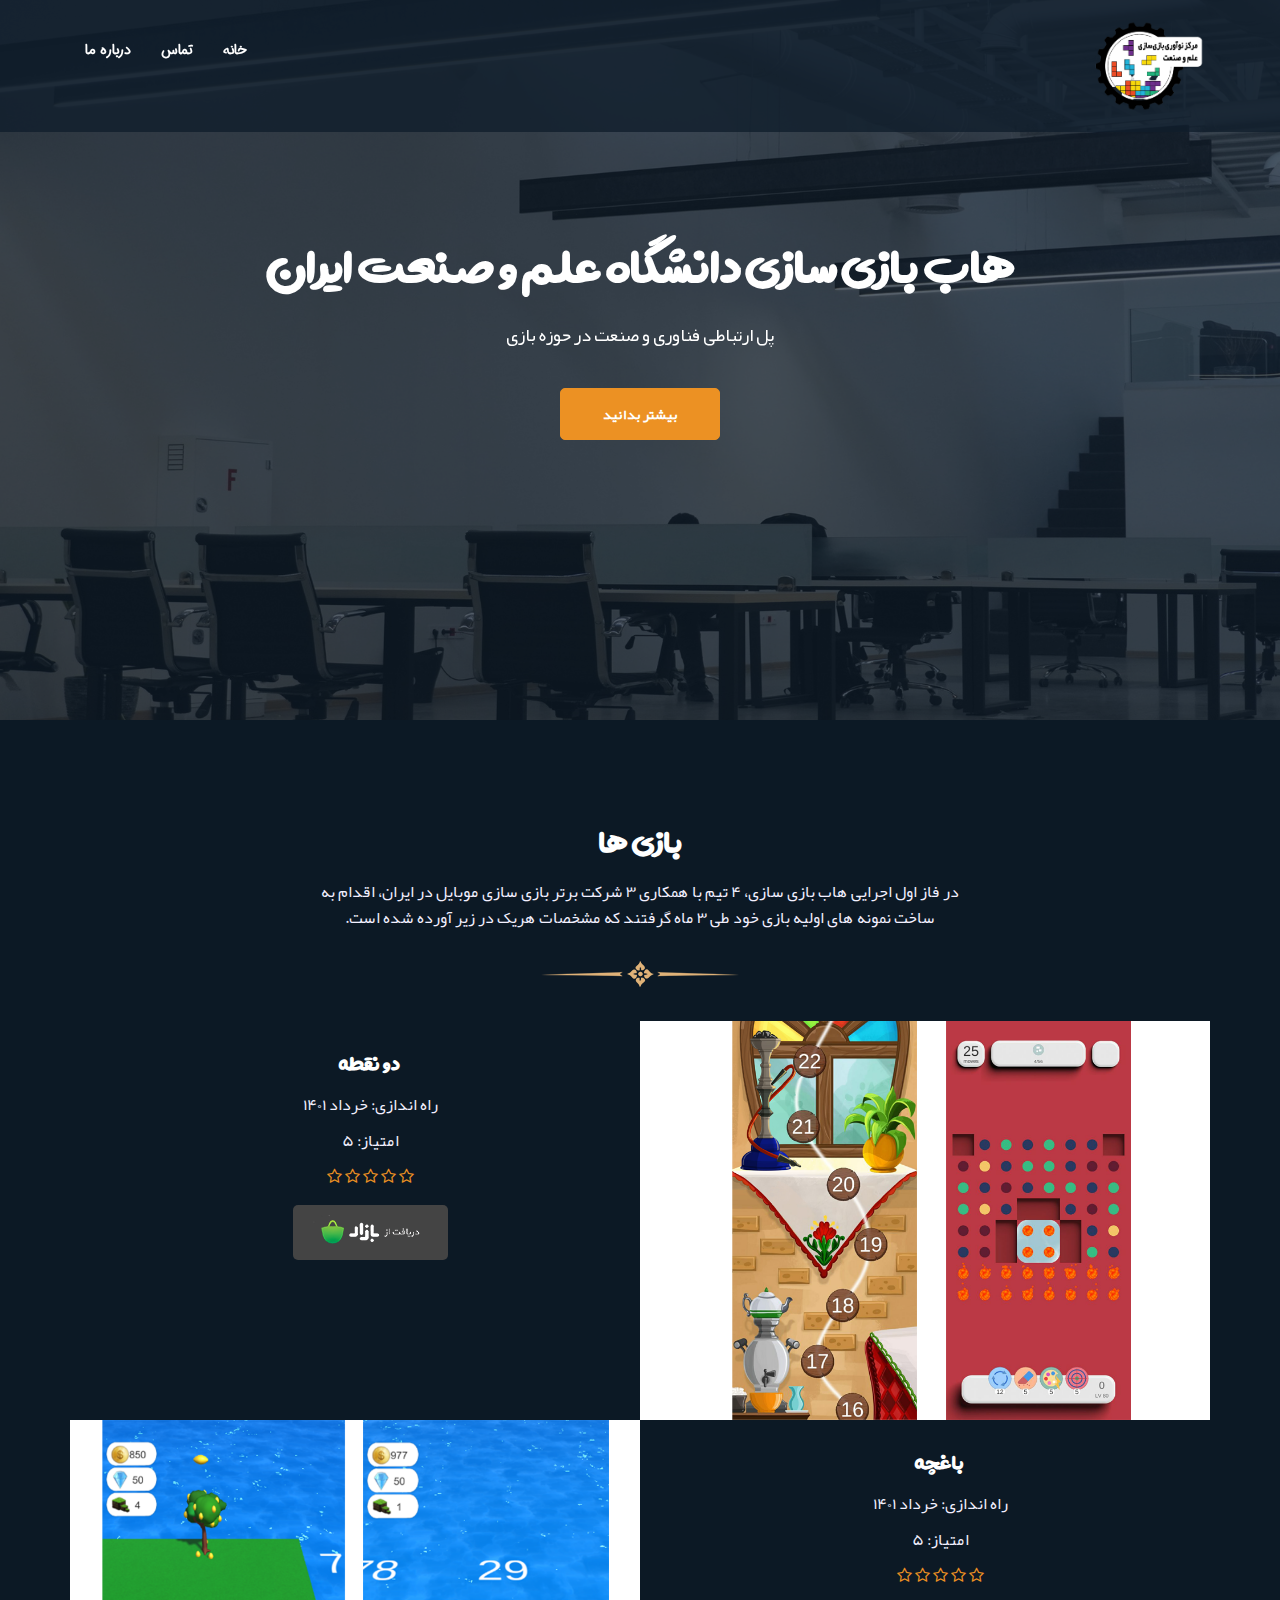
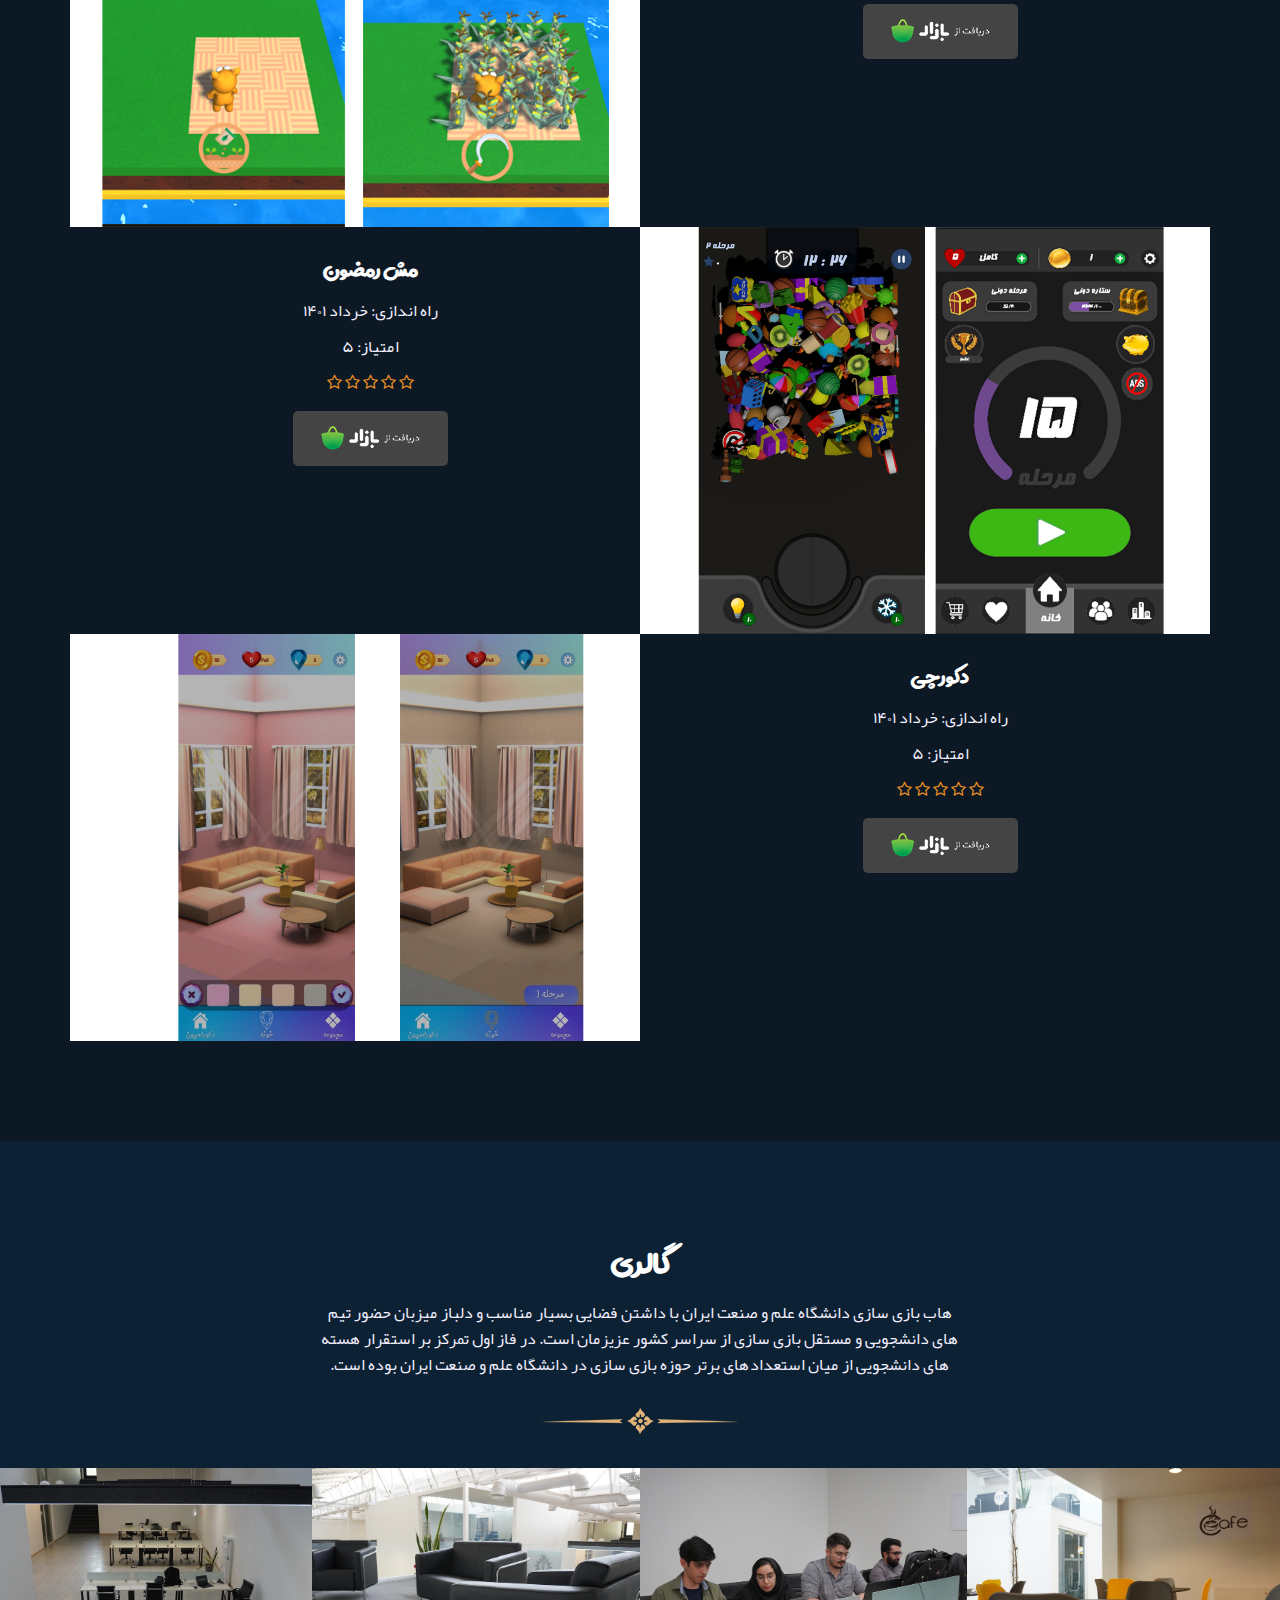
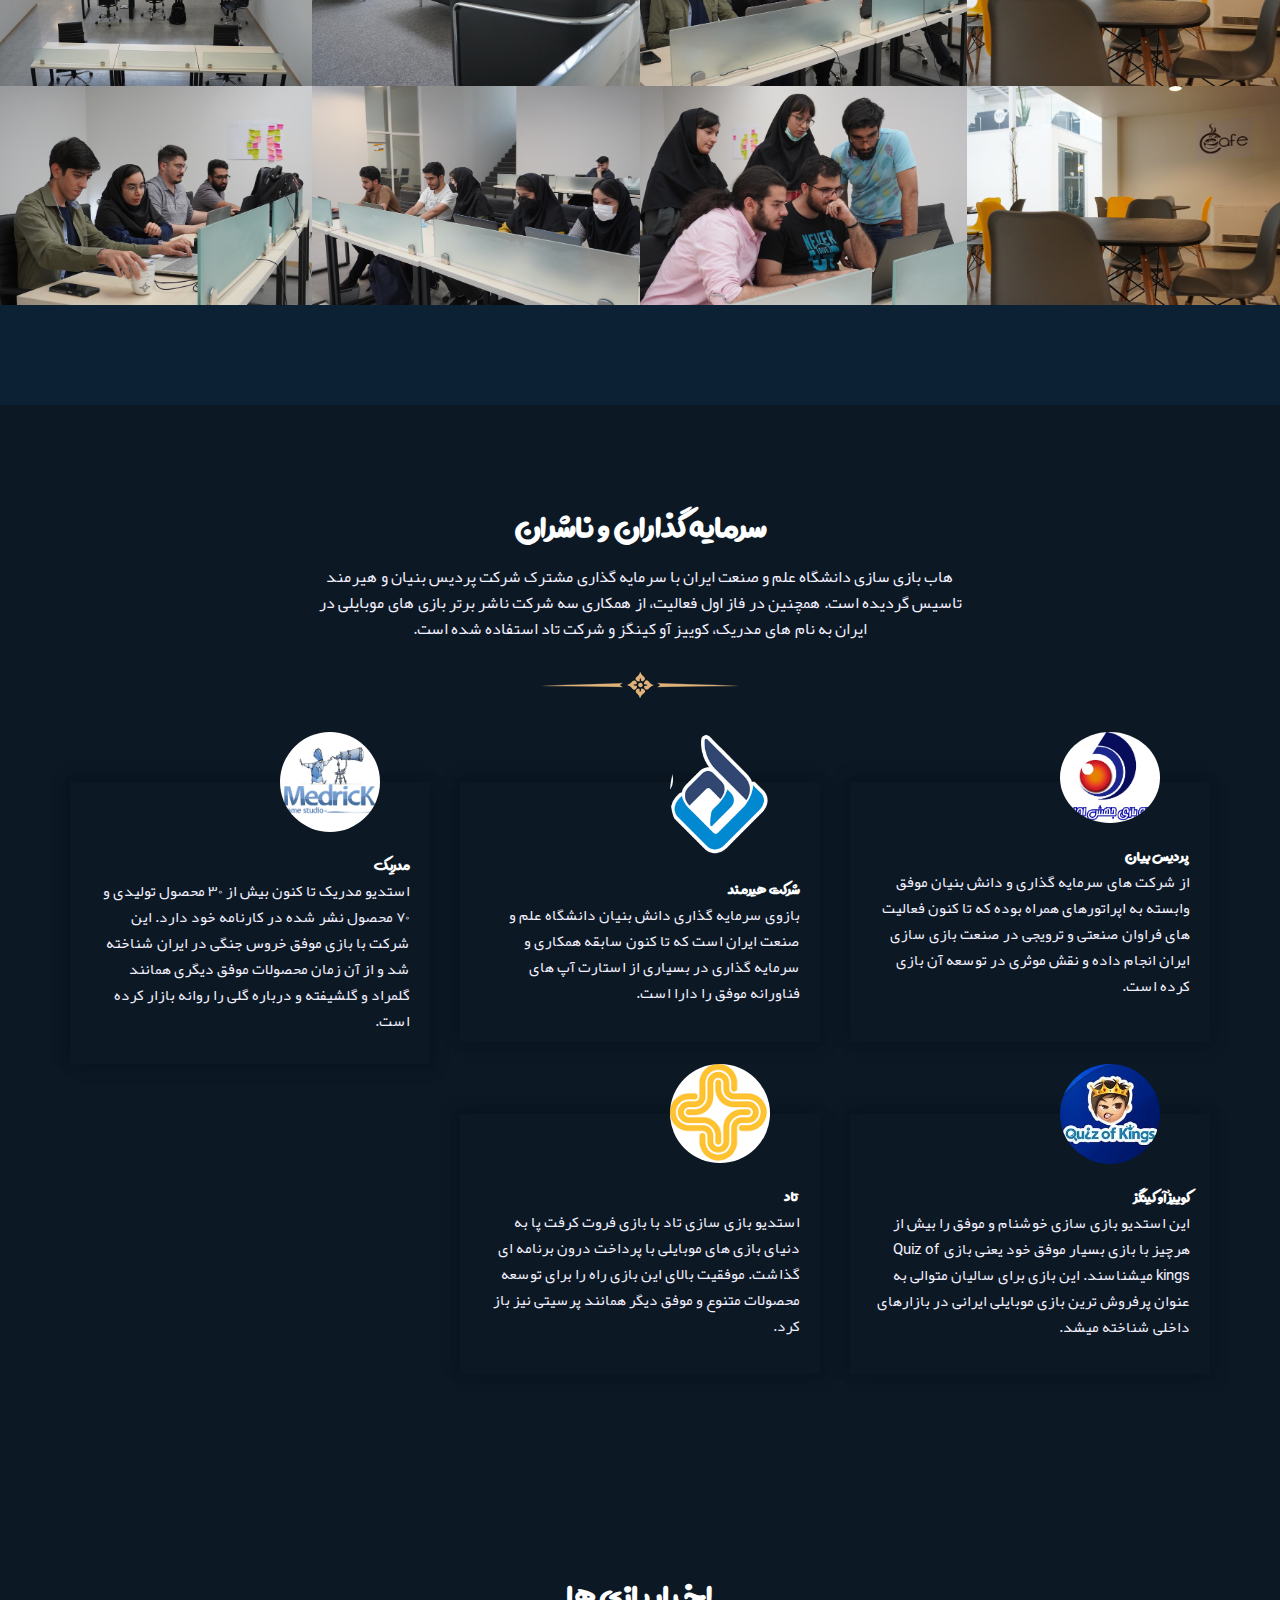
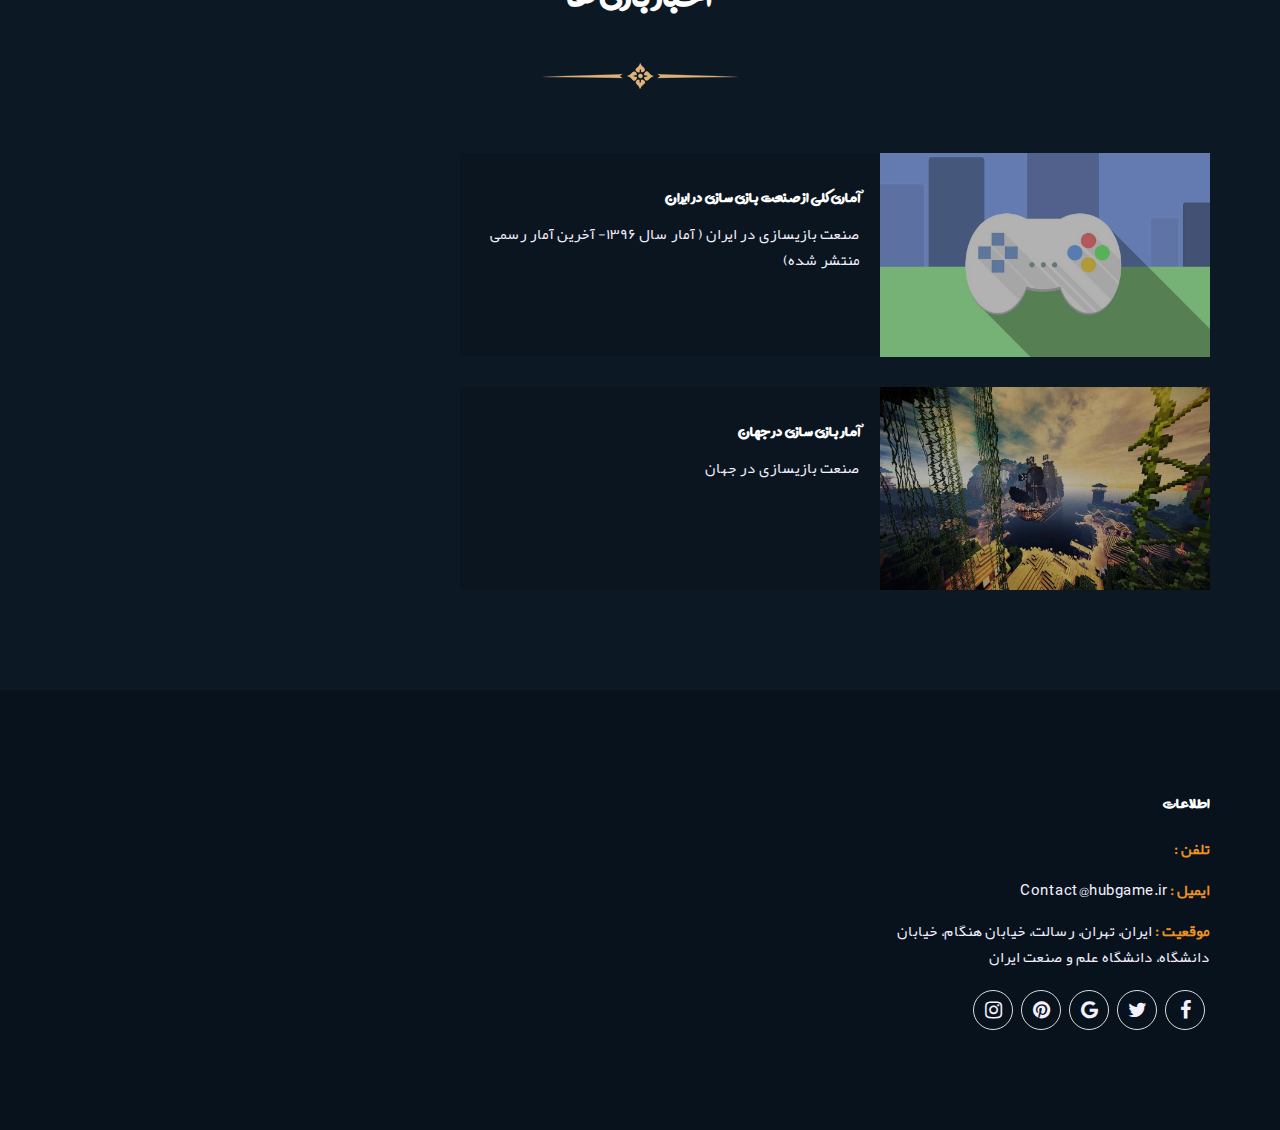
<file: index.html>
<!doctype html>
<html class="no-js" lang="en">

<head>
		<meta charset="utf-8">
		<meta http-equiv="x-ua-compatible" content="ie=edge">
		<title>صفحه اصلی 1 | هاب بازی سازی علم و صنعت</title>
		<meta name="description" content="">
		<meta name="viewport" content="width=device-width, initial-scale=1">

		<!-- favicon -->		
		<link rel="shortcut icon" type="image/x-icon" href="img/logo/favicon.ico">

		<!-- all css here -->

		<!-- bootstrap v3.3.6 css -->
		<link rel="stylesheet" href="css/bootstrap.min.css">
		<!-- owl.carousel css -->
		<link rel="stylesheet" href="css/owl.carousel.css">
		<link rel="stylesheet" href="css/owl.transitions.css">
        <!-- meanmenu css -->
        <link rel="stylesheet" href="css/meanmenu.min.css">
		<!-- font-awesome css -->
		<link rel="stylesheet" href="css/font-awesome.min.css">
		<link rel="stylesheet" href="css/icon.css">
		<link rel="stylesheet" href="css/flaticon.css">
		<!-- magnific css -->
        <link rel="stylesheet" href="css/magnific.min.css">
		<!-- venobox css -->
		<link rel="stylesheet" href="css/venobox.css">
		<!-- style css -->
		<link rel="stylesheet" href="style.css">
		<!-- responsive css -->
		<link rel="stylesheet" href="css/responsive.css">

		<!-- modernizr css -->
		<script src="js/vendor/modernizr-2.8.3.min.js"></script>
	</head>
		<body>

		<!--[if lt IE 8]>
			<p class="browserupgrade">You are using an <strong>outdated</strong> browser. Please <a href="http://browsehappy.com/">upgrade your browser</a> to improve your experience.</p>
		<![endif]-->

        <div id="preloader"></div>
        <header class="header-one">
            <!-- header-area start -->
            <div id="sticker" class="header-area hidden-xs">
                <div class="container">
                    <div class="row">
                        <!-- logo start -->
                        <div class="col-md-3 col-sm-3">
                            <div class="logo">
                                <!-- Brand -->
                                <a class="navbar-brand page-scroll sticky-logo" href="index.html">
                                    <img class="logoclass" src="img/logo/photo1650904884-removebg-preview.png" alt="">
                                </a>
                            </div>
                        </div>
                        <!-- logo end -->
                        <div class="col-md-9 col-sm-9">
                            <div class="header-right-link">
                                <!-- search option start -->
                                <!-- <form action="#">
                                    <div class="search-option">
                                        <input type="text" placeholder="جستجو...">
                                        <button class="button" type="submit"><i class="fa fa-search"></i></button>
                                    </div>
                                    <a class="main-search" href="#"><i class="fa fa-search"></i></a>
                                </form> -->
                                <!-- search option end -->
                            </div>
                            <!-- mainmenu start -->
                            <nav class="navbar navbar-default">
                                <div class="collapse navbar-collapse" id="navbar-example">
                                    <div class="main-menu">
                                        <ul class="nav navbar-nav navbar-right">
                                            <li><a href="index.html">خانه</a></li>
											<!-- <li><a href="about.html">درباره ما</li> -->
											<!-- <li><a class="pagess" href="#">صفحات</a>
												<ul class="sub-menu">
													<li><a href="about.html">درباره ما</a></li>
													<li><a href="team.html">تیم</a></li>
													<li><a href="faq.html">سوالات متداول</a></li>
													<li><a href="error.html">ارور</a></li>
												</ul>
											</li> -->
											<!-- <li><a class="pagess" href="#">بازی ها</a>
												<ul class="sub-menu">
													<li><a href="games.html">همه بازی ها</a></li>
													<li><a href="single-game.html">جزئیات بازی</a></li>
												</ul>
											</li>
											<li><a class="pagess" href="#">گالری</a>
												<ul class="sub-menu">
													<li><a href="gallery-3.html">پروژه 3 ستونه</a></li>
													<li><a href="gallery-4.html">پروژه 4 ستونه</a></li>
												</ul>
											</li>
											<li><a class="pagess" href="#">وبلاگ</a>
												<ul class="sub-menu">
													<li><a href="blog.html">وبلاگ گرید</a></li>
													<li><a href="blog-sidebar.html">نوار کناری وبلاگ</a></li>
													<li><a href="blog-details.html">جزئیات وبلاگ</a></li>
												</ul>
											</li> -->
											<li><a href="contact.html">تماس</a></li>
											<li><a href="about.html">درباره ما</a></li>

                                        </ul>
                                    </div>
                                </div>
                            </nav>
                            <!-- mainmenu end -->
                        </div>
                    </div>
                </div>
            </div>
            <!-- header-area end -->
            <!-- mobile-menu-area start -->
            <div class="mobile-menu-area hidden-lg hidden-md hidden-sm">
                <div class="container">
                    <div class="row">
                        <div class="col-md-12">
                            <div class="mobile-menu">
                                <div class="logo">
                                    <a href="index.html"><img class="logoclass" src="img/logo/photo1650904884-removebg-preview.png" alt="">
									</a>
                                </div>
                                <nav id="dropdown">
                           <ul >
                                            <li><a href="index.html">خانه</a></li>
											<!-- <li><a href="about.html">درباره ما</li> -->
											<!-- <li><a class="pagess" href="#">صفحات</a>
												<ul class="sub-menu">
													<li><a href="about.html">درباره ما</a></li>
													<li><a href="team.html">تیم</a></li>
													<li><a href="faq.html">سوالات متداول</a></li>
													<li><a href="error.html">ارور</a></li>
												</ul>
											</li> -->
											<!-- <li><a class="pagess" href="#">بازی ها</a>
												<ul class="sub-menu">
													<li><a href="games.html">همه بازی ها</a></li>
													<li><a href="single-game.html">جزئیات بازی</a></li>
												</ul>
											</li>
											<li><a class="pagess" href="#">گالری</a>
												<ul class="sub-menu">
													<li><a href="gallery-3.html">پروژه 3 ستونه</a></li>
													<li><a href="gallery-4.html">پروژه 4 ستونه</a></li>
												</ul>
											</li>
											<li><a class="pagess" href="#">وبلاگ</a>
												<ul class="sub-menu">
													<li><a href="blog.html">وبلاگ گرید</a></li>
													<li><a href="blog-sidebar.html">نوار کناری وبلاگ</a></li>
													<li><a href="blog-details.html">جزئیات وبلاگ</a></li>
												</ul>
											</li> -->
											<li><a href="contact.html">تماس</a></li>
											<li><a href="about.html">درباره ما</a></li>

                                        </ul>
                                </nav>
                            </div>					
                        </div>
                    </div>
                </div>
            </div>
            <!-- mobile-menu-area end -->		
        </header>
        <!-- header end -->
        <!-- Start Slider Area -->
        <div class="intro-area">
           <div class="main-overly"></div>
            <div class="intro-carousel">
                <div class="intro-content">
                    <div class="slider-images">
                        <img src="img/slider/s1.jpg" alt="">
                    </div>
                    <div class="slider-content">
						<div class="container">
							<div class="row">
								<div class="col-md-12 text-center">
									<!-- layer 1 -->
									<div class="layer-1-2">
										<h1 class="title2">هاب بازی سازی دانشگاه علم و صنعت ایران </h1>
									</div>
									<div class="layer-1-1 hidden-xs">
										<p> پل ارتباطی فناوری و صنعت در حوزه بازی</p>
									</div>
									<!-- layer 3 -->
									<div class="layer-1-3">
										<a href="about.html" class="ready-btn" >بیشتر بدانید</a>
									</div>
								</div>
							</div>
						</div>
                    </div>
                </div>
                <div class="intro-content">
                    <div class="slider-images">
                        <img src="img/slider/s2.jpg" alt="">
                    </div>
                    <div class="slider-content">
						<div class="container">
							<div class="row">
								<div class="col-md-12 text-center">
									<!-- layer 1 -->
									<div class="layer-1-2">
										<h1 class="title2">هاب بازی سازی دانشگاه علم و صنعت ایران</h1>
									</div>
									<div class="layer-1-1 hidden-xs">
										<p>تسهیل کننده ایجاد هسته های دانش بنیان در حوزه بازی سازی.</p>
									</div>
									<!-- layer 3 -->
									<div class="layer-1-3">
										<a href="about.html" class="ready-btn" >بیشتر بدانید</a>
									</div>
								</div>
							</div>
						</div>
                    </div>
                </div>
            </div>
        </div>
        <!-- End Slider Area -->
        <!-- Welcome service area start -->
        <!-- <div class="services-area bg-color-2 area-padding">
            <div class="container">
                <div class="row">
                    <div class="services-carousel">
                    	single-well end
						<div class="col-md-4 col-sm-4 col-xs-12">
							<div class="single-services text-center">
								<div class="services-img">
									<img src="img/feature/1.jpg" alt="">
									<div class="image-layer">
										<img src="img/icon/g1.png" alt="icon Image">
									</div>
								</div>
								<div class="main-services">
									<div class="service-content">
										<h4>موج دار شدن سلطنتی</h4>
										<p>به زودی 4 فوریه 2019</p>
										<a class="service-btn" href="#">بیشتر بدانید</a>
									</div>
								</div>
							</div>
						</div>
						single-well end
						<div class="col-md-4 col-sm-4 col-xs-12">
							<div class="single-services text-center">
								<div class="services-img">
									<img src="img/feature/2.jpg" alt="">
									<div class="image-layer">
										<img src="img/icon/g2.png" alt="icon Image">
									</div>
								</div>
								<div class="main-services">
									<div class="service-content">
										<h4>روی رقاص</h4>
										<p>به زودی 4 فوریه 2019</p>
										<a class="service-btn" href="#">بیشتر بدانید</a>
									</div>
								</div>
							</div>
						</div>
						single-well end
						<div class="col-md-4 col-sm-4 col-xs-12">
							<div class="single-services text-center">
								<div class="services-img">
									<img src="img/feature/3.jpg" alt="">
									<div class="image-layer">
										<img src="img/icon/g3.png" alt="icon Image">
									</div>
								</div>
								<div class="main-services">
									<div class="service-content">
										<h4>مبارزه با چالش</h4>
										<p>به زودی 4 فوریه 2019</p>
										<a class="service-btn" href="#">بیشتر بدانید</a>
									</div>
								</div>
							</div>
						</div>
						single-well end
                        <div class="col-md-4 col-sm-4 col-xs-12">
							<div class="single-services text-center">
								<div class="services-img">
									<img src="img/feature/4.jpg" alt="">
									<div class="image-layer">
										<img src="img/icon/g4.png" alt="icon Image">
									</div>
								</div>
								<div class="main-services">
									<div class="service-content">
										<h4>آسمان آبی</h4>
										<p>به زودی 4 فوریه 2019</p>
										<a class="service-btn" href="#">بیشتر بدانید</a>
									</div>
								</div>
							</div>
						</div>
						single-well end
                        <div class="col-md-4 col-sm-4 col-xs-12">
							<div class="single-services text-center">
								<div class="services-img">
									<img src="img/feature/5.jpg" alt="">
									<div class="image-layer">
										<img src="img/icon/g5.png" alt="icon Image">
									</div>
								</div>
								<div class="main-services">
									<div class="service-content">
										<h4>جهان اژدها</h4>
										<p>به زودی 4 فوریه 2019</p>
										<a class="service-btn" href="#">بیشتر بدانید</a>
									</div>
								</div>
							</div>
						</div>
						single-well end
                        <div class="col-md-4 col-sm-4 col-xs-12">
							<div class="single-services text-center">
								<div class="services-img">
									<img src="img/feature/6.jpg" alt="">
									<div class="image-layer">
										<img src="img/icon/g6.png" alt="icon Image">
									</div>
								</div>
								<div class="main-services">
									<div class="service-content">
										<h4>انیمیشن عجیب و غریب</h4>
										<p>به زودی 4 فوریه 2019</p>
										<a class="service-btn" href="#">بیشتر بدانید</a>
									</div>
								</div>
							</div>
						</div>
						single-well end
                    </div>
                </div>
            </div>
        </div> -->
        <!-- Welcome service area End -->
        <!-- Start Product Area -->
        <div class="product-area bg-color-1 area-padding">
            <div class="container">
               <div class="row">
					<div class="col-md-12 col-sm-12 col-xs-12">
						<div class="section-headline white-headline text-center">
							<h3>بازی ها</h3>
							<p>در فاز اول اجرایی هاب بازی سازی، 4 تیم با همکاری 3 شرکت برتر بازی سازی موبایل در ایران، اقدام به ساخت نمونه های اولیه بازی خود طی 3 ماه گرفتند که مشخصات هریک در زیر آورده شده است.							</p>
						</div>
					</div>
				</div>
                <div class="row">
                    <div class="best-product">
                        <!-- Start single product -->
                        <div class="col-md-12 col-sm-12 col-xs-12">
                            <div class="single-product">
                                <div class="col-md-6 col-sm-6 col-xs-12">
                                    <div class="product">
										<div class="product-img">
										    <!-- <span class="category"> کامپیوتر</span> -->
											<img class="first-img" src="img/product/donoghte.png" alt="">
											<!-- <a href="https://www.youtube.com/watch?v=O33uuBh6nXA" class="video-play vid-zone">
											   <i class="fa fa-play"></i>
											</a> -->
										</div>
                                    </div>
                                </div>
                                <!-- Start product content -->
                                <div class="col-md-6 col-sm-6 col-xs-12">
									<div class="product-content text-center">
										<h4 class="product-name">
											<a href="#">دو نقطه</a>
										</h4>
										<div class="launch-date">
											<span>راه اندازی: خرداد ۱۴۰۱</span>
										</div>
										<!-- <div class="price-box">
											<span class="price">قیمت: رایگان</span>
										</div> -->
										<div class="pro-rating">
										    <span class="rating-rate"> امتیاز: 5</span>
											<a href="#"><i class="fa fa-star-o"></i></a>
											<a href="#"><i class="fa fa-star-o"></i></a>
											<a href="#"><i class="fa fa-star-o"></i></a>
											<a href="#"><i class="fa fa-star-o"></i></a>
											<a href="#"><i class="fa fa-star-o"></i></a>
										</div>
										<div class="download-btn">
											<span class="play-btn"><img src="img/icon/bazaar.png" alt=""></span>
											<!-- <span class="play-btn"><img src="img/icon/aplay.png" alt=""></span> -->
										</div>
									</div>
                                </div>
                                <!-- End product content -->
                            </div>
                        </div>
                        <!-- End single product -->
                        <!-- Start single product -->
                        <div class="col-md-12 col-sm-12 col-xs-12">
                            <div class="single-product">
                                <!-- Start product content -->
                                <div class="col-md-6 col-sm-6 hidden-xs">
									<div class="product-content text-center">
										<h4 class="product-name">
											<a href="#">باغچه</a>
										</h4>
										<div class="launch-date">
											<span>راه اندازی: خرداد ۱۴۰۱</span>
										</div>
										<!-- <div class="price-box">
											<span class="price">قیمت: رایگان</span>
										</div> -->
										<div class="pro-rating">
										    <span class="rating-rate"> امتیاز: 5</span>
											<a href="#"><i class="fa fa-star-o"></i></a>
											<a href="#"><i class="fa fa-star-o"></i></a>
											<a href="#"><i class="fa fa-star-o"></i></a>
											<a href="#"><i class="fa fa-star-o"></i></a>
											<a href="#"><i class="fa fa-star-o"></i></a>
										</div>
										<div class="download-btn">
											<span class="play-btn"><img src="img/icon/bazaar.png" alt=""></span>
											<!-- <span class="play-btn"><img src="img/icon/aplay.png" alt=""></span> -->
										</div>
									</div>
                                </div>
                                <!-- End product content -->
                                <div class="col-md-6 col-sm-6 col-xs-12">
                                    <div class="product">
										<div class="product-img">
										    <!-- <span class="category"> پی اس4</span> -->
											<img class="first-img" src="img/product/plain.png" alt="">
											<!-- <a href="https://www.youtube.com/watch?v=O33uuBh6nXA" class="video-play vid-zone">
											   <i class="fa fa-play"></i>
											</a> -->
										</div>
                                    </div>
                                </div>
                                <div class="hidden-lg hidden-md hidden-sm col-xs-12">
									<div class="product-content text-center">
										<h4 class="product-name">
											<a href="#">باغچه</a>
										</h4>
										<div class="launch-date">
											<span>راه اندازی: خرداد ۱۴۰۱</span>
										</div>
										<div class="price-box">
											<span class="price">قیمت: رایگان</span>
										</div>
										<div class="pro-rating ">
										    <span class="rating-rate"> امتیاز: 5</span>
											<a href="#"><i class="fa fa-star-o"></i></a>
											<a href="#"><i class="fa fa-star-o"></i></a>
											<a href="#"><i class="fa fa-star-o"></i></a>
											<a href="#"><i class="fa fa-star-o"></i></a>
											<a href="#"><i class="fa fa-star-o"></i></a>
										</div>
										<div class="download-btn">
											<span class="play-btn"><img src="img/icon/bazaar.png" alt=""></span>
										</div>
									</div>
                                </div>
                            </div>
                        </div>
                        <!-- End single product -->
                        <!-- Start single product -->
                        <div class="col-md-12 col-sm-12 col-xs-12">
                            <div class="single-product">
                                <div class="col-md-6 col-sm-6 col-xs-12">
                                    <div class="product">
										<div class="product-img">
										<!-- <span class="category"> موبایل</span> -->
											<img class="first-img" src="img/product/jelly.png" alt="">
											<!-- <a href="https://www.youtube.com/watch?v=O33uuBh6nXA" class="video-play vid-zone">
											   <i class="fa fa-play"></i>
											</a> -->
										</div>
                                    </div>
                                </div>
                                <!-- Start product content -->
                                <div class="col-md-6 col-sm-6 col-xs-12">
									<div class="product-content text-center">
										<h4 class="product-name">
											<a href="#">مش رمضون</a>
										</h4>
										<div class="launch-date">
											<span>راه اندازی: خرداد ۱۴۰۱</span>
										</div>
										<!-- <div class="price-box">
											<span class="price">قیمت: 80 تومان</span>
										</div> -->
										<div class="pro-rating ">
										    <span class="rating-rate"> امتیاز: 5</span>
											<a href="#"><i class="fa fa-star-o"></i></a>
											<a href="#"><i class="fa fa-star-o"></i></a>
											<a href="#"><i class="fa fa-star-o"></i></a>
											<a href="#"><i class="fa fa-star-o"></i></a>
											<a href="#"><i class="fa fa-star-o"></i></a>
										</div>
										<div class="download-btn">
											<span class="play-btn"><img src="img/icon/bazaar.png" alt=""></span>
											<!-- <span class="play-btn"><img src="img/icon/aplay.png" alt=""></span> -->
										</div>
									</div>
                                </div>
                                <!-- End product content -->
                            </div>
                        </div>
                        <!-- End single product -->
                        <!-- Start single product -->
						<div class="col-md-12 col-sm-12 col-xs-12">
                            <div class="single-product">
                                <!-- Start product content -->
                                <div class="col-md-6 col-sm-6 hidden-xs">
									<div class="product-content text-center">
										<h4 class="product-name">
											<a href="#">دکورچی</a>
										</h4>
										<div class="launch-date">
											<span>راه اندازی: خرداد ۱۴۰۱</span>
										</div>
										<!-- <div class="price-box">
											<span class="price">قیمت: رایگان</span>
										</div> -->
										<div class="pro-rating">
										    <span class="rating-rate"> امتیاز: 5</span>
											<a href="#"><i class="fa fa-star-o"></i></a>
											<a href="#"><i class="fa fa-star-o"></i></a>
											<a href="#"><i class="fa fa-star-o"></i></a>
											<a href="#"><i class="fa fa-star-o"></i></a>
											<a href="#"><i class="fa fa-star-o"></i></a>
										</div>
										<div class="download-btn">
											<span class="play-btn"><img src="img/icon/bazaar.png" alt=""></span>
											<!-- <span class="play-btn"><img src="img/icon/aplay.png" alt=""></span> -->
										</div>
									</div>
                                </div>
                                <!-- End product content -->
                                <div class="col-md-6 col-sm-6 col-xs-12">
                                    <div class="product">
										<div class="product-img">
										    <!-- <span class="category"> پی اس4</span> -->
											<img class="first-img" src="img/product/decor.png" alt="">
											<!-- <a href="https://www.youtube.com/watch?v=O33uuBh6nXA" class="video-play vid-zone">
											   <i class="fa fa-play"></i>
											</a> -->
										</div>
                                    </div>
                                </div>
                                <div class="hidden-lg hidden-md hidden-sm col-xs-12">
									<div class="product-content text-center">
										<h4 class="product-name">
											<a href="#">دکورچی</a>
										</h4>
										<div class="launch-date">
											<span>راه اندازی: خرداد ۱۴۰۱</span>

										</div>
										<!-- <div class="price-box">
											<span class="price">قیمت: رایگان</span>
										</div> -->
										<div class="pro-rating">
										    <span class="rating-rate"> امتیاز: 5</span>
											<a href="#"><i class="fa fa-star-o"></i></a>
											<a href="#"><i class="fa fa-star-o"></i></a>
											<a href="#"><i class="fa fa-star-o"></i></a>
											<a href="#"><i class="fa fa-star-o"></i></a>
											<a href="#"><i class="fa fa-star-o"></i></a>
										</div>
										<div class="download-btn">
											<span class="play-btn"><img src="img/icon/bazaar.png" alt=""></span>
										</div>
									</div>
                                </div>
                            </div>
                        </div>
                        <!-- End single product -->
                    </div>
                </div>
            </div>
        </div>
        <!-- End Product Area -->
        <!-- Start Gallery Area -->
        <div class="project-area bg-color-2 fix area-padding">
			<div class="container-full">
			    <div class="row">
					<div class="col-md-12 col-sm-12 col-xs-12">
						<div class="section-headline white-headline text-center">
							<h3>گالری </h3>
							<p>هاب بازی سازی دانشگاه علم و صنعت ایران با داشتن فضایی بسیار مناسب و دلباز میزبان حضور تیم های دانشجویی و مستقل بازی سازی از سراسر کشور عزیزمان است. در فاز اول تمرکز بر استقرار هسته های دانشجویی از میان استعدادهای برتر حوزه بازی سازی در دانشگاه علم و صنعت ایران بوده است.
							</p>
						</div>
					</div>
				</div>
				<div class="row">
       
                    <div class="project-content">
                        <!-- single-awesome-project start -->
                        <div class="project-single screen">
                            <div class="single-awesome-project">
                                <div class="awesome-img">
                                    <a class="venobox" data-gall="myGallery" href="img/gallery/p1.jpg">
                                        <img src="img/gallery/p1.jpg" alt="" />
                                    </a>
                                </div>
                            </div>
                        </div>
                        <!-- single-awesome-project end -->
                        <!-- single-awesome-project start -->
                        <div class="project-single stream">
                            <div class="single-awesome-project">
                                <div class="awesome-img">
                                    <a class="venobox" data-gall="myGallery" href="img/gallery/p2.jpg">
                                        <img src="img/gallery/p2.jpg" alt="" />
                                    </a>
                                </div>
                            </div>
                        </div>
                        <!-- single-awesome-project end -->
                        <!-- single-awesome-project start -->
                        <div class="project-single challange">
                            <div class="single-awesome-project">
                                <div class="awesome-img">
                                    <a class="venobox" data-gall="myGallery" href="img/gallery/p3.jpg">
                                        <img src="img/gallery/p3.jpg" alt="" />
                                    </a>
                                </div>
                            </div>
                        </div>
                        <!-- single-awesome-project end -->
                        <!-- single-awesome-project start -->
                        <div class="project-single stream">
                            <div class="single-awesome-project">
                                <div class="awesome-img">
                                    <a class="venobox" data-gall="myGallery" href="img/gallery/p4.jpg">
                                        <img src="img/gallery/p4.jpg" alt="" />
                                    </a>
                                </div>
                            </div>
                        </div>
                        <!-- single-awesome-project end -->
                        <!-- single-awesome-project start -->
                        <div class="project-single screen">
                            <div class="single-awesome-project">
                                <div class="awesome-img">
                                    <a class="venobox" data-gall="myGallery" href="img/gallery/p5.jpg">
                                        <img src="img/gallery/p5.jpg" alt="" />
                                    </a>
                                </div>
                            </div>
                        </div>
                        <!-- single-awesome-project end -->
                        <!-- single-awesome-project start -->
                        <div class="project-single player">
                            <div class="single-awesome-project">
                                <div class="awesome-img">
                                    <a class="venobox" data-gall="myGallery" href="img/gallery/p6.jpg">
                                        <img src="img/gallery/p6.jpg" alt="" />
                                    </a>
                                </div>
                            </div>
                        </div>
                        <!-- single-awesome-project end -->
                        <!-- single-awesome-project start -->
                        <div class="project-single challange">
                            <div class="single-awesome-project">
                                <div class="awesome-img">
                                    <a class="venobox" data-gall="myGallery" href="img/gallery/p7.jpg">
                                        <img src="img/gallery/p7.jpg" alt="" />
                                    </a>
                                </div>
                            </div>
                        </div>
                        <!-- single-awesome-project end -->
                        <!-- single-awesome-project start -->
                        <div class="project-single stream">
                            <div class="single-awesome-project">
                                <div class="awesome-img">
                                    <a class="venobox" data-gall="myGallery" href="img/gallery/p8.jpg">
                                        <img src="img/gallery/p8.jpg" alt="" />
                                    </a>
                                </div>
                            </div>
                        </div>
                        <!-- single-awesome-project end -->
                    </div>
				</div>	
			</div>
			<!-- End main content -->
		</div>
		<!-- End portfolio Area -->
        <!-- Start testimonials Area -->
        <div class="reviews-area bg-color-1 fix area-padding">
            <div class="container">
                <div class="row">
					<div class="col-md-12 col-sm-12 col-xs-12">
						<div class="section-headline white-headline text-center">
							<h3> سرمایه گذاران و ناشران</h3>
							<p>هاب بازی سازی دانشگاه علم  و صنعت ایران با سرمایه گذاری مشترک شرکت پردیس بنیان و هیرمند تاسیس گردیده است. همچنین در فاز اول فعالیت، از همکاری سه شرکت ناشر برتر بازی های موبایلی در ایران به نام های مدریک، کوییز آو کینگز و شرکت تاد استفاده شده است. </p>
						</div>
					</div>
				</div>
				<div class="row">
					<div class="col-md-4 col-sm-12 col-xs-12">
						<div class="Reviews-content">
							<!-- start testimonial carousel -->
							<div class="">
							   
								<!-- End single item -->
								<div class="single-testi">
									<div class="testi-img">
										<img src="img/review/pardis.png" alt="">
									</div>
	
									<div class="testi-text">
										<h4>پردیس بیان</h4>
										<span class="guest-rev"> از شرکت های سرمایه گذاری و دانش بنیان موفق وابسته به اپراتورهای همراه بوده که تا کنون فعالیت های فراوان صنعتی و ترویجی در صنعت بازی سازی ایران انجام داده و نقش موثری در توسعه آن بازی کرده است.
										</a></span>
									</div>
								</div>
							</div>
						</div>
					</div>
					<div class="col-md-4 col-sm-12 col-xs-12">
					<div class="Reviews-content">
						<!-- start testimonial carousel -->
						<div class="">
						   
							<!-- End single item -->
							<div class="single-testi">
								<div class="testi-img">
									<img src="img/review/hirmand.png" alt="">
								</div>

								<div class="testi-text">
									<h4>شرکت هیرمند</h4>
									<span class="guest-rev"> بازوی سرمایه گذاری دانش بنیان دانشگاه علم و صنعت ایران است که تا کنون سابقه همکاری و سرمایه گذاری در بسیاری از استارت آپ های فناورانه موفق را دارا است. 
									</a></span>
								</div>
							</div>
				  
						</div>
					</div>
				</div>
		
				<div class="col-md-4 col-sm-12 col-xs-12">
					<div class="Reviews-content">
						<!-- start testimonial carousel -->
						<div class="">
			   
							<!-- End single item -->
							<div class="single-testi">
								<div class="testi-img ">
									<img src="img/review/medrick.jpeg" alt="">
								</div>
								<div class="testi-text">
									<h4>مدریک</h4>
									<span class="guest-rev">استدیو مدریک تا کنون بیش از 30 محصول تولیدی و 70 محصول نشر شده در کارنامه خود دارد. این شرکت با بازی موفق خروس جنگی در ایران شناخته شد  و از آن زمان محصولات موفق دیگری همانند گلمراد و گلشیفته و درباره گلی را روانه بازار کرده است.</a></span>
								</div>
							</div>
			
						</div>
					</div>
				</div>
			</div>
                <div class="row">

                    <div class="col-md-4 col-sm-12 col-xs-12">
                        <div class="Reviews-content">
                            <!-- start testimonial carousel -->
                            <div class="">
                                <div class="single-testi">
                                    <div class="testi-img ">
                                        <img src="img/review/quiz.jpeg" alt="">
                                    </div>
                                    <div class="testi-text">
                                        <h4>کوییز آو کینگز</h4>
                                        <span class="guest-rev"> این استدیو بازی سازی خوشنام و موفق را بیش از هرچیز با بازی بسیار موفق خود یعنی بازی Quiz of kings میشناسند. این بازی برای سالیان متوالی به عنوان پرفروش ترین بازی موبایلی ایرانی در بازارهای داخلی شناخته میشد. </a></span>
                                    </div>
                                </div>
                                <!-- End single item -->
                            
                            </div>
                        </div>
                    </div>
				
					<div class="col-md-4 col-sm-12 col-xs-12">
                        <div class="Reviews-content">
                            <!-- start testimonial carousel -->
                            <div class="">
                            
                                <!-- End single item -->
                                <div class="single-testi">
                                    <div class="testi-img">
                                        <img src="img/review/tad.png" alt="">
                                    </div>
                                    <div class="testi-text">
                                        <h4>تاد</h4>
                                        <span class="guest-rev">استدیو بازی سازی تاد با بازی فروت کرفت پا به دنیای بازی های موبایلی با پرداخت درون برنامه ای گذاشت. موفقیت بالای این بازی راه را برای توسعه محصولات متنوع و موفق دیگر همانند پرسیتی نیز باز کرد.</a></span>
                                    </div>
                                </div>
                                <!-- End single item -->
                       
                                <!-- End single item -->
							
                            </div>
                        </div>
                    </div>
				
				
				
                </div>
				
            </div>
        </div>
        <!-- End testimonials end -->
        <!-- Start Challange Area -->
        <!-- <div class="challange-area bg-color-2 area-padding">
            <div class="container">
                <div class="row">
					<div class="col-md-12 col-sm-12 col-xs-12">
						<div class="section-headline white-headline text-center">
							<h3>مسابقه</h3>
							<p>استودیو جادوگر از سال 2003 شروع به تولید بازی های ابتکاری کرده است. ما خدمات مشتریان خود را به مشتریان خود ارائه می دهیم.</p>
						</div>
					</div>
				</div>
                <div class="row">
					End single page
					<div class="col-md-6 col-sm-6 col-xs-12">
						<div class="tab-menu">
							 Nav tabs
							<ul class="nav nav-tabs" role="tablist">
								<li class="active">
								    <a href="#p-view-1" role="tab" data-toggle="tab">
							            <img class="cha-img" src="img/challange/c1.jpg" alt="challange image">
								        <span class="title-date">
								        	<span class="cha-title">رقابت چلنجر مبارزه</span>
								            <span class="cha-date">05 سپتامبر 2018</span>
								        </span>
								    </a>
								</li>
								<li>
								    <a href="#p-view-2" role="tab" data-toggle="tab">
							            <img class="cha-img" src="img/challange/c2.jpg" alt="challange image">
								        <span class="title-date">
								        	<span class="cha-title">مبارزه با معبد چلنجر</span>
								            <span class="cha-date">05 سپتامبر 2018</span>
								        </span>
								    </a>
								</li>
								<li>
							        <a href="#p-view-3" role="tab" data-toggle="tab">
							            <img class="cha-img" src="img/challange/c3.jpg" alt="challange image">
								        <span class="title-date">
								        	<span class="cha-title">فرشتگان مبارزه مسابقه</span>
								            <span class="cha-date">05 سپتامبر 2018</span>
								        </span>
								    </a>
								</li>
								<li>
							        <a href="#p-view-4" role="tab" data-toggle="tab">
							            <img class="cha-img" src="img/challange/b4.jpg" alt="challange image">
								        <span class="title-date">
								        	<span class="cha-title">خطرات جنگ مرد جنگ</span>
								            <span class="cha-date">05 سپتامبر 2018</span>
								        </span>
								    </a>
								</li>
							</ul>
						</div>
					</div>
					<div class="col-md-6 col-sm-6 col-xs-12">
						<div class="tab-content">
							<div class="tab-pane active" id="p-view-1">
								<div class="tab-inner">
									<div class="single-page">
										<div class="page-img">
											<img src="img/challange/b1.jpg" alt="">
										</div>
										<a href="https://www.youtube.com/watch?v=O33uuBh6nXA" class="video-play">
											<i class="fa fa-play"></i>
										</a>
									</div>
								</div>
							</div>
							<div class="tab-pane" id="p-view-2">
								<div class="tab-inner">
									<div class="single-page">
										<div class="page-img">
											<img src="img/challange/b2.jpg" alt="">
										</div>
										<a href="https://www.youtube.com/watch?v=O33uuBh6nXA" class="video-play">
											<i class="fa fa-play"></i>
										</a>
									</div>
								</div>
							</div>
							<div class="tab-pane" id="p-view-3">
								<div class="tab-inner">
									<div class="single-page">
										<div class="page-img">
											<img src="img/challange/b3.jpg" alt="">
										</div>
										<a href="https://www.youtube.com/watch?v=O33uuBh6nXA" class="video-play">
											<i class="fa fa-play"></i>
										</a>
									</div>
								</div>
							</div>
							<div class="tab-pane" id="p-view-4">
								<div class="tab-inner">
									<div class="single-page">
										<div class="page-img">
											<img src="img/challange/b4.jpg" alt="">
										</div>
										<a href="https://www.youtube.com/watch?v=O33uuBh6nXA" class="video-play">
											<i class="fa fa-play"></i>
										</a>
									</div>
								</div>
							</div>
						</div>
					</div>
					end column
				</div>
				end Row
            </div>
        </div> -->
        <!-- End Challange end -->
        <!--Blog Area Start-->
        <div class="blog-area bg-color-1 area-padding">
			<div class="container">
				<div class="row">
					<div class="col-md-12 col-sm-12 col-xs-12">
						<div class="section-headline white-headline text-center">
							<h3>اخبار بازی ها</h3>
							<!-- <p>استودیو جادوگر از سال 2003 شروع به تولید بازی های ابتکاری کرده است. ما خدمات مشتریان خود را به مشتریان خود ارائه می دهیم.</p> -->
						</div>
					</div>
				</div>
				<div class="row">
					<div class="blog-grid">
						<div class="col-md-8 col-sm-12 col-xs-12">
							<div class="blog-right-column">
								<div class="single-blog">
									<div class="blog-image">
										<a class="image-scale" href="blog-details1.html">
											<img src="img/blog/b4.jpg" alt="">
										</a>
									</div>
									<div class="blog-content">
										<!-- <div class="blog-meta">
											<span class="date-type">
												15 ژوئیه، 2017
											</span>
											<span class="comments-type">
												<i class="fa fa-comment-o"></i>
												10
											</span>
										</div> -->
										<a href="blog-details1.html">
											<h4> آماری کلی از صنعت بازی سازی در ایران</h4>
										</a>
										<p>صنعت بازیسازی در ایران ( آمار سال 1396- آخرین آمار رسمی منتشر شده)</p>
									</div>
								</div>
								<!-- End single blog -->
								<div class="single-blog">
								    <div class="blog-image">
										<a class="image-scale" href="blog-details2.html">
											<img src="img/blog/b6.jpg" alt="">
										</a>
									</div>
									<div class="blog-content">
										<!-- <div class="blog-meta">
											<span class="date-type">
												15 ژوئیه، 2017
											</span>
											<span class="comments-type">
												<i class="fa fa-comment-o"></i>
												32
											</span>
										</div> -->
										<a href="blog-details2.html">
											<h4>آمار بازی سازی در جهان</h4>
										</a>
										<p>صنعت بازی­سازی در جهان</p>
									</div>
								</div>
								<!-- End single blog -->
								<!-- <div class="single-blog">
									<div class="blog-image">
										<a class="image-scale" href="#">
											<img src="img/blog/b3.jpg" alt="">
										</a>
									</div>
									<div class="blog-content">
										<div class="blog-meta">
											<span class="date-type">
												15 ژوئیه، 2017
											</span>
											<span class="comments-type">
												<i class="fa fa-comment-o"></i>
												18
											</span>
										</div>
										<a href="#">
											<h4>اسنودیو جادوگر از سال 2003 شروع به تولید بازی های ابتکاری کرده است</h4>
										</a>
										<p>جادوگر یک گروه مهندسی و قراردادی است که به دست آورده است.</p>
									</div>
								</div> -->
							</div>
						</div>
						<!-- End single blog -->
						<!-- Start single blog -->
						<!-- <div class="col-md-4 col-sm-12 col-xs-12">
							<div class="single-blog">
								<div class="blog-image">
									<a class="image-scale" href="#">
										<img src="img/blog/b4.jpg" alt="">
									</a>
								</div>
								<div class="blog-content">
								    <div class="blog-meta">
										<span class="date-type">
											15 ژوئیه، 2017
										</span>
										<span class="comments-type">
											<i class="fa fa-comment-o"></i>
											23
										</span>
									</div>
									<a href="#">
										<h4>ما به مشتریان خود را توسعه حرفه ای ارائه می دهیم.</h4>
									</a>
									<p>جادوگر یک گروه مهندسی و قراردادی است که به دست آورده است تخصص آن در شصت سال گذشته است. نقاشی مهندسی و پیمانکاری عمومی است.جادوگر یک گروه مهندسی و قراردادی است که به دست آورده است تخصص آن در طی شش سال گذشته است.</p>
									<a class="read-more" href="#"> ادامه مطلب</a>
								</div>
							</div>
						</div> -->
						<!-- End single blog -->
					</div>
				</div>
				<!-- End row -->
			</div>
		</div>
		<!--End of Blog Area-->		
        <!-- Start Footer bottom Area -->
        <footer>
            <div class="footer-area">
                <div class="container">
                    <div class="row">
                        <div class="col-md-4 col-sm-5 col-xs-12">
                            <div class="footer-content">
                                <div class="footer-head">
                                    <h4>اطلاعات</h4>
                                    <div class="footer-contacts">
                                        <p><span>تلفن :</span> </p>
                                        <p><span>ایمیل :</span> Contact@hubgame.ir</p>
                                        <p><span>موقعیت :</span> ایران، تهران، رسالت، خیابان هنگام، خیابان دانشگاه، دانشگاه علم و صنعت ایران</p>
                                    </div>
                                    <div class="footer-icons">
                                        <ul>
                                            <li>
                                                <a href="#">
                                                    <i class="fa fa-facebook"></i>
                                                </a>
                                            </li>
                                            <li>
                                                <a href="#">
                                                    <i class="fa fa-twitter"></i>
                                                </a>
                                            </li>
                                            <li>
                                                <a href="#">
                                                    <i class="fa fa-google"></i>
                                                </a>
                                            </li>
                                            <li>
                                                <a href="#">
                                                    <i class="fa fa-pinterest"></i>
                                                </a>
                                            </li>
                                            <li>
                                                <a href="#">
                                                    <i class="fa fa-instagram"></i>
                                                </a>
                                            </li>
                                        </ul>
                                    </div>
                                    
                                </div>
                            </div>
                        </div>
                        <!-- end single footer -->
                        <!-- <div class="col-md-4 col-sm-3 col-xs-12">
                            <div class="footer-content">
                                <div class="footer-head">
                                    <h4>مسابقات بازی</h4>
                                    <div class="footer-services-link">
                                    	<ul class="footer-list">
											<li><a href="#">جنگ اژدها</a></li>
											<li><a href="#">انیمیشن غریبه</a></li>
											<li><a href="#">چالش اسکای فال</a></li>
											<li><a href="#">مبارزه ریپل</a></li>
											<li><a href="#">آلومورود دیوید</a></li>
											<li><a href="#">مبارزه دنریس</a></li>
										</ul>
                                    </div>
                                </div>
                            </div>
                        </div> -->
                        <!-- end single footer -->
                        <!-- <div class="col-md-4 col-sm-4 col-xs-12">
                            <div class="footer-content">
                                <div class="footer-head">
                                    <h4>اشتراک</h4>
                                    <p>
                                        آیا شما به دنبال بازی های حرفه ای برای بازی های جدید خود هستید. شما برای بازی های جدید خود به دنبال توسعه حرفه ای هستید.
                                    </p>
                                    <div class="subs-feilds">
                                        <div class="suscribe-input">
                                            <input type="email" class="email form-control width-80" id="sus_email" placeholder="تایپ ایمیل">
                                            <button type="submit" id="sus_submit" class="add-btn">اشتراک</button>
                                        </div>
                                    </div>
                                </div>
                            </div>
                        </div> -->
                        <!-- end single footer -->
                    </div>
                </div>
            </div>
            <!-- End footer area -->
            <!-- <div class="footer-area-bottom">
                <div class="container">
                    <div class="row">
                        <div class="col-md-6 col-sm-6 col-xs-12">
                            <div class="copyright">
                                <p>
                                    کپی رایت © 2018
                                    <a href="#">جادوگر</a> همه حقوق محفوظ است
                                </p>
                            </div>
                        </div>
                    </div>
                </div>
            </div> -->
        </footer>
		
		<!-- all js here -->

		<!-- jquery latest version -->
		<script src="js/vendor/jquery-1.12.4.min.js"></script>
		<!-- bootstrap js -->
		<script src="js/bootstrap.min.js"></script>
		<!-- owl.carousel js -->
		<script src="js/owl.carousel.min.js"></script>
		<!-- isotope js -->
        <script src="js/isotope.pkgd.min.js"></script>
		<!-- magnific js -->
        <script src="js/magnific.min.js"></script>
		<!-- venobox js -->
		<script src="js/venobox.min.js"></script>
        <!-- meanmenu js -->
        <script src="js/jquery.meanmenu.js"></script>
		<!-- Form validator js -->
		<script src="js/form-validator.min.js"></script>
		<!-- plugins js -->
		<script src="js/plugins.js"></script>
		<!-- main js -->
		<script src="js/main.js"></script>
	</body>

</html>
</file>
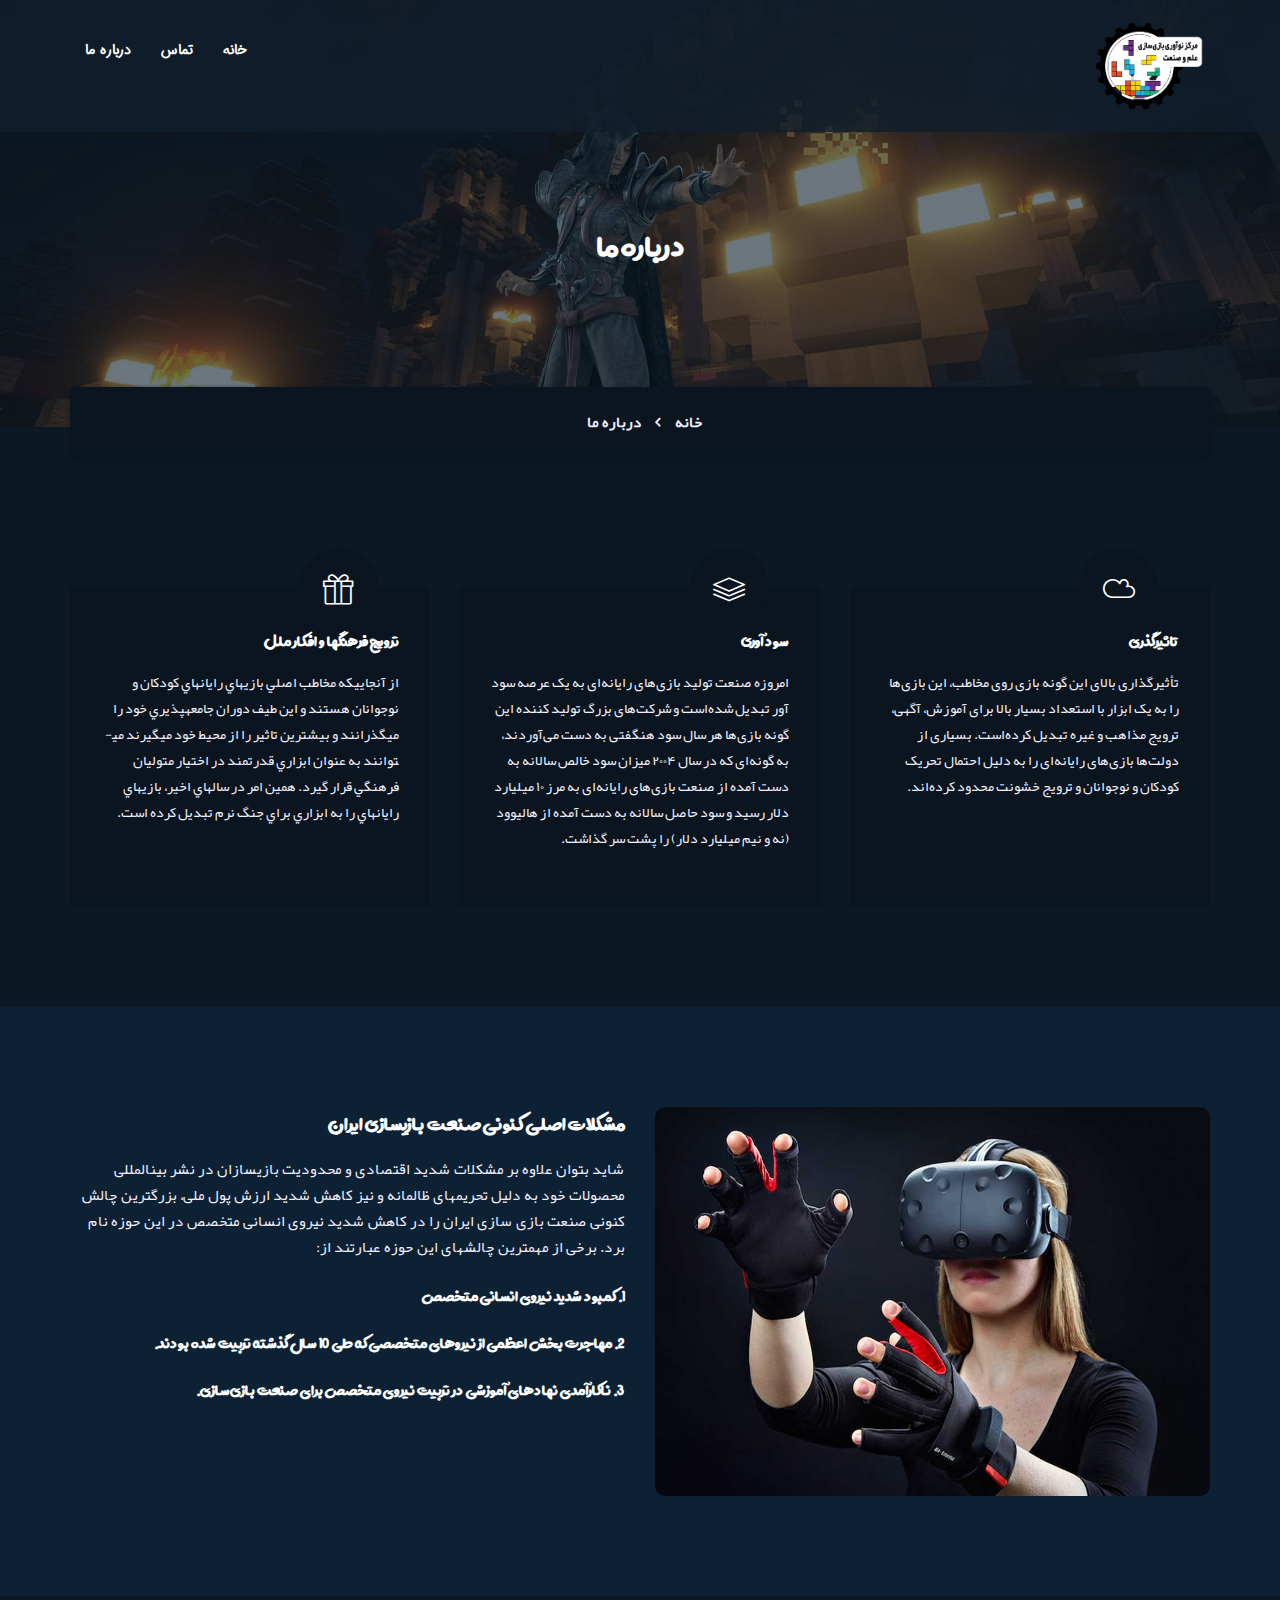
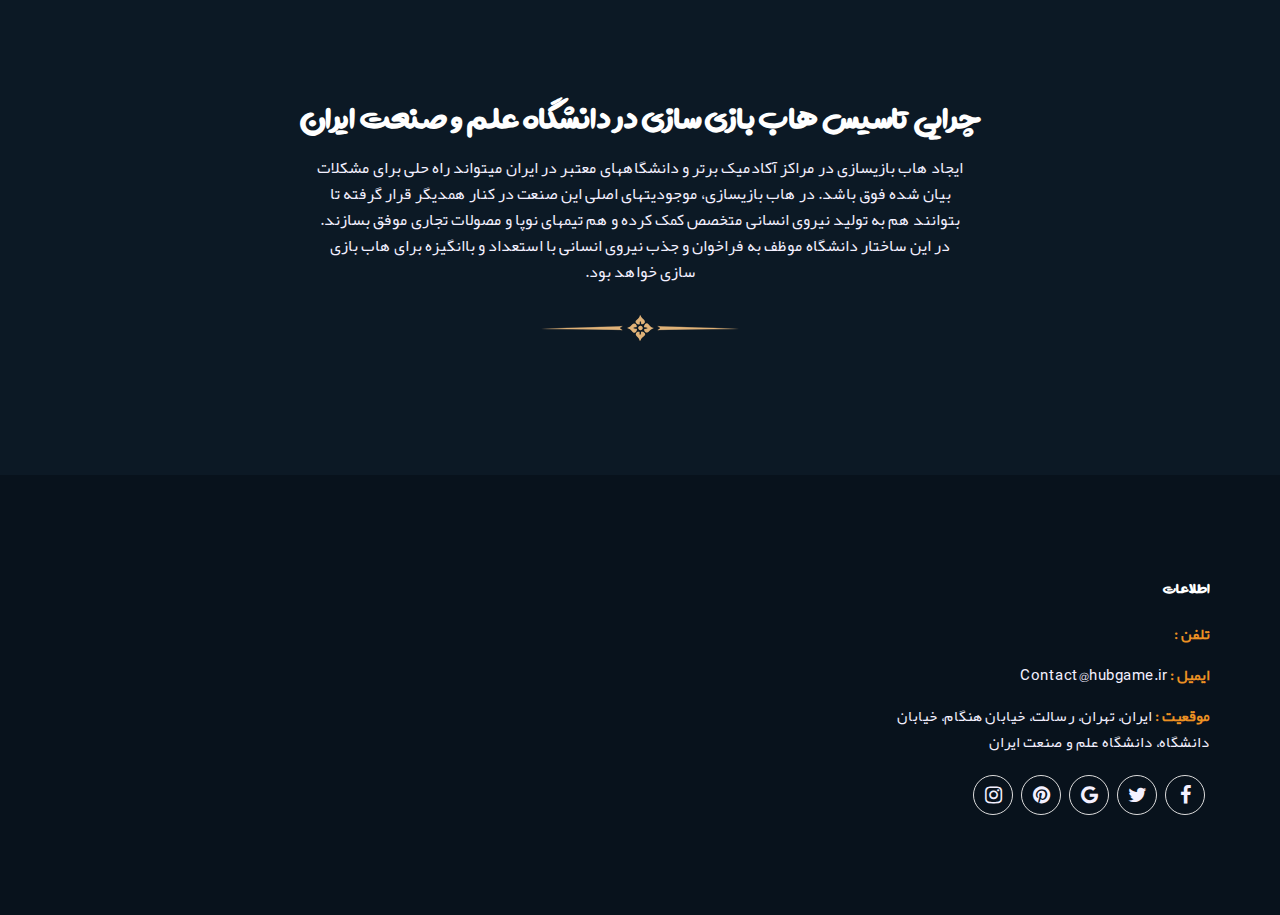
<file: about.html>
<!doctype html>
<html class="no-js" lang="en">

<head>
		<meta charset="utf-8">
		<meta http-equiv="x-ua-compatible" content="ie=edge">
		<title>درباره ما | Cavalier</title>
		<meta name="description" content="">
		<meta name="viewport" content="width=device-width, initial-scale=1">

		<!-- favicon -->		
		<link rel="shortcut icon" type="image/x-icon" href="img/logo/favicon.ico">

		<!-- all css here -->

		<!-- bootstrap v3.3.6 css -->
		<link rel="stylesheet" href="css/bootstrap.min.css">
		<!-- owl.carousel css -->
		<link rel="stylesheet" href="css/owl.carousel.css">
		<link rel="stylesheet" href="css/owl.transitions.css">
        <!-- meanmenu css -->
        <link rel="stylesheet" href="css/meanmenu.min.css">
		<!-- font-awesome css -->
		<link rel="stylesheet" href="css/font-awesome.min.css">
		<link rel="stylesheet" href="css/icon.css">
		<link rel="stylesheet" href="css/flaticon.css">
		<!-- magnific css -->
        <link rel="stylesheet" href="css/magnific.min.css">
		<!-- venobox css -->
		<link rel="stylesheet" href="css/venobox.css">
		<!-- style css -->
		<link rel="stylesheet" href="style.css">
		<!-- responsive css -->
		<link rel="stylesheet" href="css/responsive.css">

		<!-- modernizr css -->
		<script src="js/vendor/modernizr-2.8.3.min.js"></script>
	</head>
		<body>

		<!--[if lt IE 8]>
			<p class="browserupgrade">You are using an <strong>outdated</strong> browser. Please <a href="http://browsehappy.com/">upgrade your browser</a> to improve your experience.</p>
		<![endif]-->

        <div id="preloader"></div>
        <header class="header-one">
            <!-- header-area start -->
            <div id="sticker" class="header-area hidden-xs">
                <div class="container">
                    <div class="row">
                        <!-- logo start -->
                        <div class="col-md-3 col-sm-3">
                            <div class="logo">
                                <!-- Brand -->
                                <a class="navbar-brand page-scroll sticky-logo" href="index.html">
                                    <img class="logoclass" src="img/logo/photo1650904884-removebg-preview.png" alt="">
                                </a>
                            </div>
                        </div>
                        <!-- logo end -->
                        <div class="col-md-9 col-sm-9">
                            <div class="header-right-link">
                                <!-- search option start -->
                                <!-- <form action="#">
                                    <div class="search-option">
                                        <input type="text" placeholder="جستجو...">
                                        <button class="button" type="submit"><i class="fa fa-search"></i></button>
                                    </div>
                                    <a class="main-search" href="#"><i class="fa fa-search"></i></a>
                                </form> -->
                                <!-- search option end -->
                            </div>
                            <!-- mainmenu start -->
                            <nav class="navbar navbar-default">
                                <div class="collapse navbar-collapse" id="navbar-example">
                                    <div class="main-menu">
                                        <ul class="nav navbar-nav navbar-right">
                                            <li><a href="index.html">خانه</a></li>
											<!-- <li><a href="about.html">درباره ما</li> -->
											<!-- <li><a class="pagess" href="#">صفحات</a>
												<ul class="sub-menu">
													<li><a href="about.html">درباره ما</a></li>
													<li><a href="team.html">تیم</a></li>
													<li><a href="faq.html">سوالات متداول</a></li>
													<li><a href="error.html">ارور</a></li>
												</ul>
											</li> -->
											<!-- <li><a class="pagess" href="#">بازی ها</a>
												<ul class="sub-menu">
													<li><a href="games.html">همه بازی ها</a></li>
													<li><a href="single-game.html">جزئیات بازی</a></li>
												</ul>
											</li>
											<li><a class="pagess" href="#">گالری</a>
												<ul class="sub-menu">
													<li><a href="gallery-3.html">پروژه 3 ستونه</a></li>
													<li><a href="gallery-4.html">پروژه 4 ستونه</a></li>
												</ul>
											</li>
											<li><a class="pagess" href="#">وبلاگ</a>
												<ul class="sub-menu">
													<li><a href="blog.html">وبلاگ گرید</a></li>
													<li><a href="blog-sidebar.html">نوار کناری وبلاگ</a></li>
													<li><a href="blog-details.html">جزئیات وبلاگ</a></li>
												</ul>
											</li> -->
											<li><a href="contact.html">تماس</a></li>
											<li><a href="about.html">درباره ما</a></li>

                                        </ul>
                                    </div>
                                </div>
                            </nav>
                            <!-- mainmenu end -->
                        </div>
                    </div>
                </div>
            </div>
            <!-- header-area end -->
            <!-- mobile-menu-area start -->
            <div class="mobile-menu-area hidden-lg hidden-md hidden-sm">
                <div class="container">
                    <div class="row">
                        <div class="col-md-12">
                            <div class="mobile-menu">
                                <div class="logo">
                                    <a href="index.html">                                    <img class="logoclass" src="img/logo/photo1650904884-removebg-preview.png" alt="">
                                    </a>
                                </div>
                                <nav id="dropdown">
                                    <ul >
                                        <li><a href="index.html">خانه</a></li>
                                        <!-- <li><a href="about.html">درباره ما</li> -->
                                        <!-- <li><a class="pagess" href="#">صفحات</a>
                                            <ul class="sub-menu">
                                                <li><a href="about.html">درباره ما</a></li>
                                                <li><a href="team.html">تیم</a></li>
                                                <li><a href="faq.html">سوالات متداول</a></li>
                                                <li><a href="error.html">ارور</a></li>
                                            </ul>
                                        </li> -->
                                        <!-- <li><a class="pagess" href="#">بازی ها</a>
                                            <ul class="sub-menu">
                                                <li><a href="games.html">همه بازی ها</a></li>
                                                <li><a href="single-game.html">جزئیات بازی</a></li>
                                            </ul>
                                        </li>
                                        <li><a class="pagess" href="#">گالری</a>
                                            <ul class="sub-menu">
                                                <li><a href="gallery-3.html">پروژه 3 ستونه</a></li>
                                                <li><a href="gallery-4.html">پروژه 4 ستونه</a></li>
                                            </ul>
                                        </li>
                                        <li><a class="pagess" href="#">وبلاگ</a>
                                            <ul class="sub-menu">
                                                <li><a href="blog.html">وبلاگ گرید</a></li>
                                                <li><a href="blog-sidebar.html">نوار کناری وبلاگ</a></li>
                                                <li><a href="blog-details.html">جزئیات وبلاگ</a></li>
                                            </ul>
                                        </li> -->
                                        <li><a href="contact.html">تماس</a></li>
                                        <li><a href="about.html">درباره ما</a></li>

                                    </ul>
                                </nav>
                            </div>					
                        </div>
                    </div>
                </div>
            </div>
            <!-- mobile-menu-area end -->		
        </header>
        <!-- header end -->
        <!-- Start breadcumb Area -->
        <div class="page-area">
            <div class="breadcumb-overlay"></div>
            <div class="container">
                <div class="row">
                    <div class="col-md-12 col-sm-12 col-xs-12">
                        <div class="breadcrumb text-center">
                            <div class="section-headline white-headline">
                                <h3>درباره ما</h3>
                            </div>
                            <ul class="breadcrumb-bg">
                                <li class="home-bread">خانه</li>
                                <li>درباره ما</li>
                            </ul>
                        </div>
                    </div>
                </div>
            </div>
        </div>
        <!-- End breadcumb Area -->
        <!-- Start About Area -->
        <div class="About-feature-area bg-color-1 page-padding">
            <div class="container">
                <div class="row">
                    <div class="about-feature">
                        <!-- Start column -->
                        <div class="col-md-4 col-sm-4 col-xs-12">
                            <div class="single-about">
                                <div class="feature-icon">
                                    <i class="icon icon-cloud"></i>
                                </div>
                                <div class="feature-text">
                                    <h4>تاثیرگذری</h4>
                                    <p>تأثیرگذاری بالای این گونه بازی روی مخاطب، این بازی‌ها را به یک ابزار با استعداد بسیار بالا برای آموزش، آگهی، ترویج مذاهب و غیره تبدیل کرده‌است. بسیاری از دولت‌ها بازی‌های رایانه‌ای را به دلیل احتمال تحریک کودکان و نوجوانان و ترویج خشونت محدود کرده‌اند.</p>
                                </div>
                            </div>
                        </div>
                        <!-- Start column -->
                        <div class="col-md-4 col-sm-4 col-xs-12">
                            <div class="single-about">
                                <div class="feature-icon">
                                    <i class="icon icon-layers"></i>
                                </div>
                                <div class="feature-text">
                                    <h4>سود آوری</h4>
                                    <p>امروزه صنعت تولید بازی‌های رایانه‌ای به یک عرصه سود آور تبدیل شده‌است و شرکت‌های بزرگ تولید کننده این گونه بازی‌ها هر سال سود هنگفتی به دست می‌آوردند، به گونه‌ای که در سال ۲۰۰۴ میزان سود خالص سالانه به دست آمده از صنعت بازی‌های رایانه‌ای به مرز ۱۰ میلیارد دلار رسید و سود حاصل سالانه به دست آمده از هالیوود (نه و نیم میلیارد دلار) را پشت سر گذاشت. </p>
                                </div>
                            </div>
                        </div>
                        <!-- Start column -->
                        <div class="col-md-4 col-sm-4 col-xs-12">
                            <div class="single-about">
                                <div class="feature-icon">
                                    <i class="icon icon-gift"></i>
                                </div>
                                <div class="feature-text">
                                    <h4>ترویج فرهنگ­ها و افکار ملل</h4>
                                    <p>از آنجایی­كه مخاطب اصلي بازي­هاي رايانه­اي كودكان و نوجوانان هستند و اين طيف دوران جامعه­پذيري خود را مي­گذرانند و بيشترين تاثير را از محيط خود مي­گيرند مي­توانند به عنوان ابزاري قدرتمند در اختيار متوليان فرهنگي قرار گيرد. همين امر در سال­هاي اخير، بازي­هاي رايانه­اي را به ابزاري براي جنگ نرم تبديل کرده است.</p>
                                </div>
                            </div>
                        </div>
                        <!-- End column -->
                    </div>
                </div>
            </div>
        </div>
        <!-- End About Area -->
        <!-- about-area start -->
        <div class="about-area bg-color-2 area-padding">
            <div class="container">
                <div class="row">
                    <div class="col-md-6 col-sm-6 col-xs-12">
                        <div class="about-image">
                            <img src="img/about/bg.jpg" alt="">
                        </div>
                    </div>
                    <!-- column end -->
                    <div class="col-md-6 col-sm-6 col-xs-12">
                        <div class="about-content">
							<h4>مشکلات اصلی کنونی صنعت بازی­سازی ایران</h4>
                            <p>شاید بتوان علاوه بر مشکلات شدید اقتصادی و محدودیت بازی­سازان در نشر بین­المللی محصولات خود به دلیل تحریم­های ظالمانه و نیز کاهش شدید ارزش پول ملی، بزرگترین چالش کنونی صنعت بازی سازی ایران را در کاهش شدید نیروی انسانی متخصص در این حوزه نام برد. برخی از مهمترین چالش­های این حوزه عبارتند از:</p>
                            <div class="about-award">
                            	<h5>1. کمبود شدید نیروی انسانی متخصص</h5>
                                <h5>2. مهاجرت بخش اعظمی از نیروهای متخصصی که طی 10 سال گذشته تربیت شده بودند.</h5>
                                <h5>3. ناکارآمدی نهادهای آموزشی در تربیت نیروی متخصص برای صنعت بازی‌سازی.</h5>
                               
                            </div>
                        </div>
                    </div>
                    <!-- column end -->
                </div>
            </div>
        </div>
        <!-- about-area end -->
        <!-- Team area start -->	
        <div class="team-area bg-color-1 area-padding">
            <div class="container">
                <!-- section head -->
                <div class="row">
					<div class="col-md-12 col-sm-12 col-xs-12">
						<div class="section-headline white-headline text-center">
							<h3>چرایی تاسیس هاب بازی سازی در دانشگاه علم و صنعت ایران</h3>
							<p>ایجاد هاب بازی­سازی در مراکز آکادمیک برتر و دانشگاه­های معتبر در ایران می­تواند راه حلی برای مشکلات بیان شده فوق باشد. در هاب بازی­سازی، موجودیت­های اصلی این صنعت در کنار همدیگر قرار گرفته تا بتوانند هم به تولید نیروی انسانی متخصص کمک کرده و هم تیم­های نوپا و مصولات تجاری موفق بسازند. در این ساختار دانشگاه موظف به فراخوان و جذب نیروی انسانی با استعداد و باانگیزه برای هاب بازی سازی خواهد بود. 
                                </p>
						</div>
					</div>
				</div>
                <!-- <div class="row">
                    <div class="team-member team-carousel text-center">
                        Single team member
                        <div class="col-md-3 col-sm-6 col-xs-12">
                            <div class="single-member">
                                <div class="team-img">
                                    <a href="#">
                                        <img src="img/team/t1.jpg" alt="">
                                    </a>
                                </div>
                                <div class="team-content">
                                    <h4><a href="#">آرش</a></h4>
                                    <p>بازی ساز</p>
                                    <ul class="team-hover">
                                        <li><a href="#"><i class="fa fa-facebook"></i></a></li>
                                        <li><a href="#"><i class="fa fa-twitter"></i></a></li>
                                        <li><a href="#"><i class="fa fa-pinterest"></i></a></li>
                                    </ul>
                                </div>
                            </div>
                        </div>
                        Single team member
                        <div class="col-md-3 col-sm-6 col-xs-12">
                            <div class="single-member">
                                <div class="team-img">
                                    <a href="#">
                                        <img src="img/team/t2.jpg" alt="">
                                    </a>
                                </div>
                                <div class="team-content">
                                    <h4><a href="#">آرش</a></h4>
                                    <p>طراح بازی</p>
                                    <ul class="team-hover">
                                        <li><a href="#"><i class="fa fa-facebook"></i></a></li>
                                        <li><a href="#"><i class="fa fa-twitter"></i></a></li>
                                        <li><a href="#"><i class="fa fa-pinterest"></i></a></li>
                                    </ul>
                                </div>
                            </div>
                        </div>
                        Single team member
                        <div class="col-md-3 col-sm-6 col-xs-12">
                            <div class="single-member">
                                <div class="team-img">
                                    <a href="#">
                                        <img src="img/team/t3.jpg" alt="">
                                    </a>
                                </div>
                                <div class="team-content">
                                    <h4><a href="#">آرش</a></h4>
                                    <p>توسعه دهنده بازی</p>
                                    <ul class="team-hover">
                                        <li><a href="#"><i class="fa fa-facebook"></i></a></li>
                                        <li><a href="#"><i class="fa fa-twitter"></i></a></li>
                                        <li><a href="#"><i class="fa fa-pinterest"></i></a></li>
                                    </ul>
                                </div>
                            </div>
                        </div>
                        Single team member
                        <div class="col-md-3 col-sm-6 col-xs-12">
                            <div class="single-member">
                                <div class="team-img">
                                    <a href="#">
                                        <img src="img/team/t4.jpg" alt="">
                                    </a>
                                </div>
                                <div class="team-content">
                                    <h4><a href="#">آرش</a></h4>
                                    <p>بازاریاب اجتماعی</p>
                                    <ul class="team-hover">
                                        <li><a href="#"><i class="fa fa-facebook"></i></a></li>
                                        <li><a href="#"><i class="fa fa-twitter"></i></a></li>
                                        <li><a href="#"><i class="fa fa-pinterest"></i></a></li>
                                    </ul>
                                </div>
                            </div>
                        </div>
                        Single team member
                    </div>
                </div> -->
            </div>
        </div>
        <!-- team area end -->
        <!-- Start Brand Area -->
        <!-- <div class="brand-area bg-color-2 area-padding">
            <div class="container">
                <div class="row">
					<div class="brand-items">
					    <div class="col-md-2 col-sm-4 col-xs-12">
					    	<div class="single-brand-item">
								<a href="#"><img src="img/brand/1.png" alt=""></a>
							</div>
					    </div>
					    <div class="col-md-2 col-sm-4 col-xs-12">
					    	<div class="single-brand-item">
								<a href="#"><img src="img/brand/2.png" alt=""></a>
							</div>
					    </div>
					    <div class="col-md-2 col-sm-4 col-xs-12">
					    	<div class="single-brand-item">
								<a href="#"><img src="img/brand/3.png" alt=""></a>
							</div>
					    </div>
					    <div class="col-md-2 col-sm-4 col-xs-12">
					    	<div class="single-brand-item">
								<a href="#"><img src="img/brand/4.png" alt=""></a>
							</div>
					    </div>
					    <div class="col-md-2 col-sm-4 col-xs-12">
					    	<div class="single-brand-item">
								<a href="#"><img src="img/brand/5.png" alt=""></a>
							</div>
					    </div>
					    <div class="col-md-2 col-sm-4 col-xs-12">
					    	<div class="single-brand-item">
								<a href="#"><img src="img/brand/6.png" alt=""></a>
							</div>
					    </div>
					</div>
                </div>
            </div>
        </div> -->
        <!-- end Brand Area -->
        <!-- Start Challange Area -->
        <!-- <div class="challange-area bg-color-1 area-padding">
            <div class="container">
                <div class="row">
					<div class="col-md-12 col-sm-12 col-xs-12">
						<div class="section-headline white-headline text-center">
							<h3>مسابقه</h3>
							<p>استودیو جادوگر از سال 2003 شروع به تولید بازی های ابتکاری کرده است. ما خدمات مشتریان خود را به مشتریان خود ارائه می دهیم.</p>
						</div>
					</div>
				</div>
                <div class="row">
					End single page
					<div class="col-md-6 col-sm-6 col-xs-12">
						<div class="tab-menu">
							 Nav tabs
							<ul class="nav nav-tabs" role="tablist">
								<li class="active">
								    <a href="#p-view-1" role="tab" data-toggle="tab">
							            <img class="cha-img" src="img/challange/c1.jpg" alt="challange image">
								        <span class="title-date">
								        	<span class="cha-title">رقابت چلنجر مبارزه</span>
								            <span class="cha-date">05 سپتامبر 2018</span>
								        </span>
								    </a>
								</li>
								<li>
								    <a href="#p-view-2" role="tab" data-toggle="tab">
							            <img class="cha-img" src="img/challange/c2.jpg" alt="challange image">
								        <span class="title-date">
								        	<span class="cha-title">رقابت چلنجر مبارزه</span>
								            <span class="cha-date">05 سپتامبر 2018</span>
								        </span>
								    </a>
								</li>
								<li>
							        <a href="#p-view-3" role="tab" data-toggle="tab">
							            <img class="cha-img" src="img/challange/c3.jpg" alt="challange image">
								        <span class="title-date">
								        	<span class="cha-title">رقابت چلنجر مبارزه</span>
								            <span class="cha-date">05 سپتامبر 2018</span>
								        </span>
								    </a>
								</li>
								<li>
							        <a href="#p-view-4" role="tab" data-toggle="tab">
							            <img class="cha-img" src="img/challange/b4.jpg" alt="challange image">
								        <span class="title-date">
								        	<span class="cha-title">رقابت چلنجر مبارزه</span>
								            <span class="cha-date">05 سپتامبر 2018</span>
								        </span>
								    </a>
								</li>
							</ul>
						</div>
					</div>
					<div class="col-md-6 col-sm-6 col-xs-12">
						<div class="tab-content">
							<div class="tab-pane active" id="p-view-1">
								<div class="tab-inner">
									<div class="single-page">
										<div class="page-img">
											<img src="img/challange/b1.jpg" alt="">
										</div>
										<a href="https://www.youtube.com/watch?v=O33uuBh6nXA" class="video-play">
											<i class="fa fa-play"></i>
										</a>
									</div>
								</div>
							</div>
							<div class="tab-pane" id="p-view-2">
								<div class="tab-inner">
									<div class="single-page">
										<div class="page-img">
											<img src="img/challange/b2.jpg" alt="">
										</div>
										<a href="https://www.youtube.com/watch?v=O33uuBh6nXA" class="video-play">
											<i class="fa fa-play"></i>
										</a>
									</div>
								</div>
							</div>
							<div class="tab-pane" id="p-view-3">
								<div class="tab-inner">
									<div class="single-page">
										<div class="page-img">
											<img src="img/challange/b3.jpg" alt="">
										</div>
										<a href="https://www.youtube.com/watch?v=O33uuBh6nXA" class="video-play">
											<i class="fa fa-play"></i>
										</a>
									</div>
								</div>
							</div>
							<div class="tab-pane" id="p-view-4">
								<div class="tab-inner">
									<div class="single-page">
										<div class="page-img">
											<img src="img/challange/b4.jpg" alt="">
										</div>
										<a href="https://www.youtube.com/watch?v=O33uuBh6nXA" class="video-play">
											<i class="fa fa-play"></i>
										</a>
									</div>
								</div>
							</div>
						</div>
					</div>
					end column
				</div>
				end Row
            </div>
        </div> -->
        <!-- End Challange end -->
        <!-- Start Footer bottom Area -->
        <footer>
            <div class="footer-area">
                <div class="container">
                    <div class="row">
                        <div class="col-md-4 col-sm-5 col-xs-12">
                            <div class="footer-content">
                                <div class="footer-head">
                                    <h4>اطلاعات</h4>
                                    <div class="footer-contacts">
                                        <p><span>تلفن :</span> </p>
                                        <p><span>ایمیل :</span> Contact@hubgame.ir</p>
                                        <p><span>موقعیت :</span> ایران، تهران، رسالت، خیابان هنگام، خیابان دانشگاه، دانشگاه علم و صنعت ایران</p>
                                    </div>
                                    <div class="footer-icons">
                                        <ul>
                                            <li>
                                                <a href="#">
                                                    <i class="fa fa-facebook"></i>
                                                </a>
                                            </li>
                                            <li>
                                                <a href="#">
                                                    <i class="fa fa-twitter"></i>
                                                </a>
                                            </li>
                                            <li>
                                                <a href="#">
                                                    <i class="fa fa-google"></i>
                                                </a>
                                            </li>
                                            <li>
                                                <a href="#">
                                                    <i class="fa fa-pinterest"></i>
                                                </a>
                                            </li>
                                            <li>
                                                <a href="#">
                                                    <i class="fa fa-instagram"></i>
                                                </a>
                                            </li>
                                        </ul>
                                    </div>
                                    
                                </div>
                            </div>
                        </div>
                        <!-- end single footer -->
                        <!-- <div class="col-md-4 col-sm-3 col-xs-12">
                            <div class="footer-content">
                                <div class="footer-head">
                                    <h4>مسابقات بازی</h4>
                                    <div class="footer-services-link">
                                    	<ul class="footer-list">
											<li><a href="#">جنگ اژدها</a></li>
											<li><a href="#">انیمیشن غریبه</a></li>
											<li><a href="#">چالش اسکای فال</a></li>
											<li><a href="#">مبارزه ریپل</a></li>
											<li><a href="#">آلومورود دیوید</a></li>
											<li><a href="#">مبارزه دنریس</a></li>
										</ul>
                                    </div>
                                </div>
                            </div>
                        </div> -->
                        <!-- end single footer -->
                        <!-- <div class="col-md-4 col-sm-4 col-xs-12">
                            <div class="footer-content">
                                <div class="footer-head">
                                    <h4>اشتراک</h4>
                                    <p>
                                        آیا شما به دنبال بازی های حرفه ای برای بازی های جدید خود هستید. شما برای بازی های جدید خود به دنبال توسعه حرفه ای هستید.
                                    </p>
                                    <div class="subs-feilds">
                                        <div class="suscribe-input">
                                            <input type="email" class="email form-control width-80" id="sus_email" placeholder="تایپ ایمیل">
                                            <button type="submit" id="sus_submit" class="add-btn">اشتراک</button>
                                        </div>
                                    </div>
                                </div>
                            </div>
                        </div> -->
                        <!-- end single footer -->
                    </div>
                </div>
            </div>
            <!-- End footer area -->
            <!-- <div class="footer-area-bottom">
                <div class="container">
                    <div class="row">
                        <div class="col-md-6 col-sm-6 col-xs-12">
                            <div class="copyright">
                                <p>
                                    کپی رایت © 2018
                                    <a href="#">جادوگر</a> همه حقوق محفوظ است
                                </p>
                            </div>
                        </div>
                    </div>
                </div>
            </div> -->
        </footer>
		
		<!-- all js here -->

		<!-- jquery latest version -->
		<script src="js/vendor/jquery-1.12.4.min.js"></script>
		<!-- bootstrap js -->
		<script src="js/bootstrap.min.js"></script>
		<!-- owl.carousel js -->
		<script src="js/owl.carousel.min.js"></script>
		<!-- isotope js -->
        <script src="js/isotope.pkgd.min.js"></script>
		<!-- magnific js -->
        <script src="js/magnific.min.js"></script>
		<!-- venobox js -->
		<script src="js/venobox.min.js"></script>
        <!-- meanmenu js -->
        <script src="js/jquery.meanmenu.js"></script>
		<!-- Form validator js -->
		<script src="js/form-validator.min.js"></script>
		<!-- plugins js -->
		<script src="js/plugins.js"></script>
		<!-- main js -->
		<script src="js/main.js"></script>
	</body>

</html>
</file>
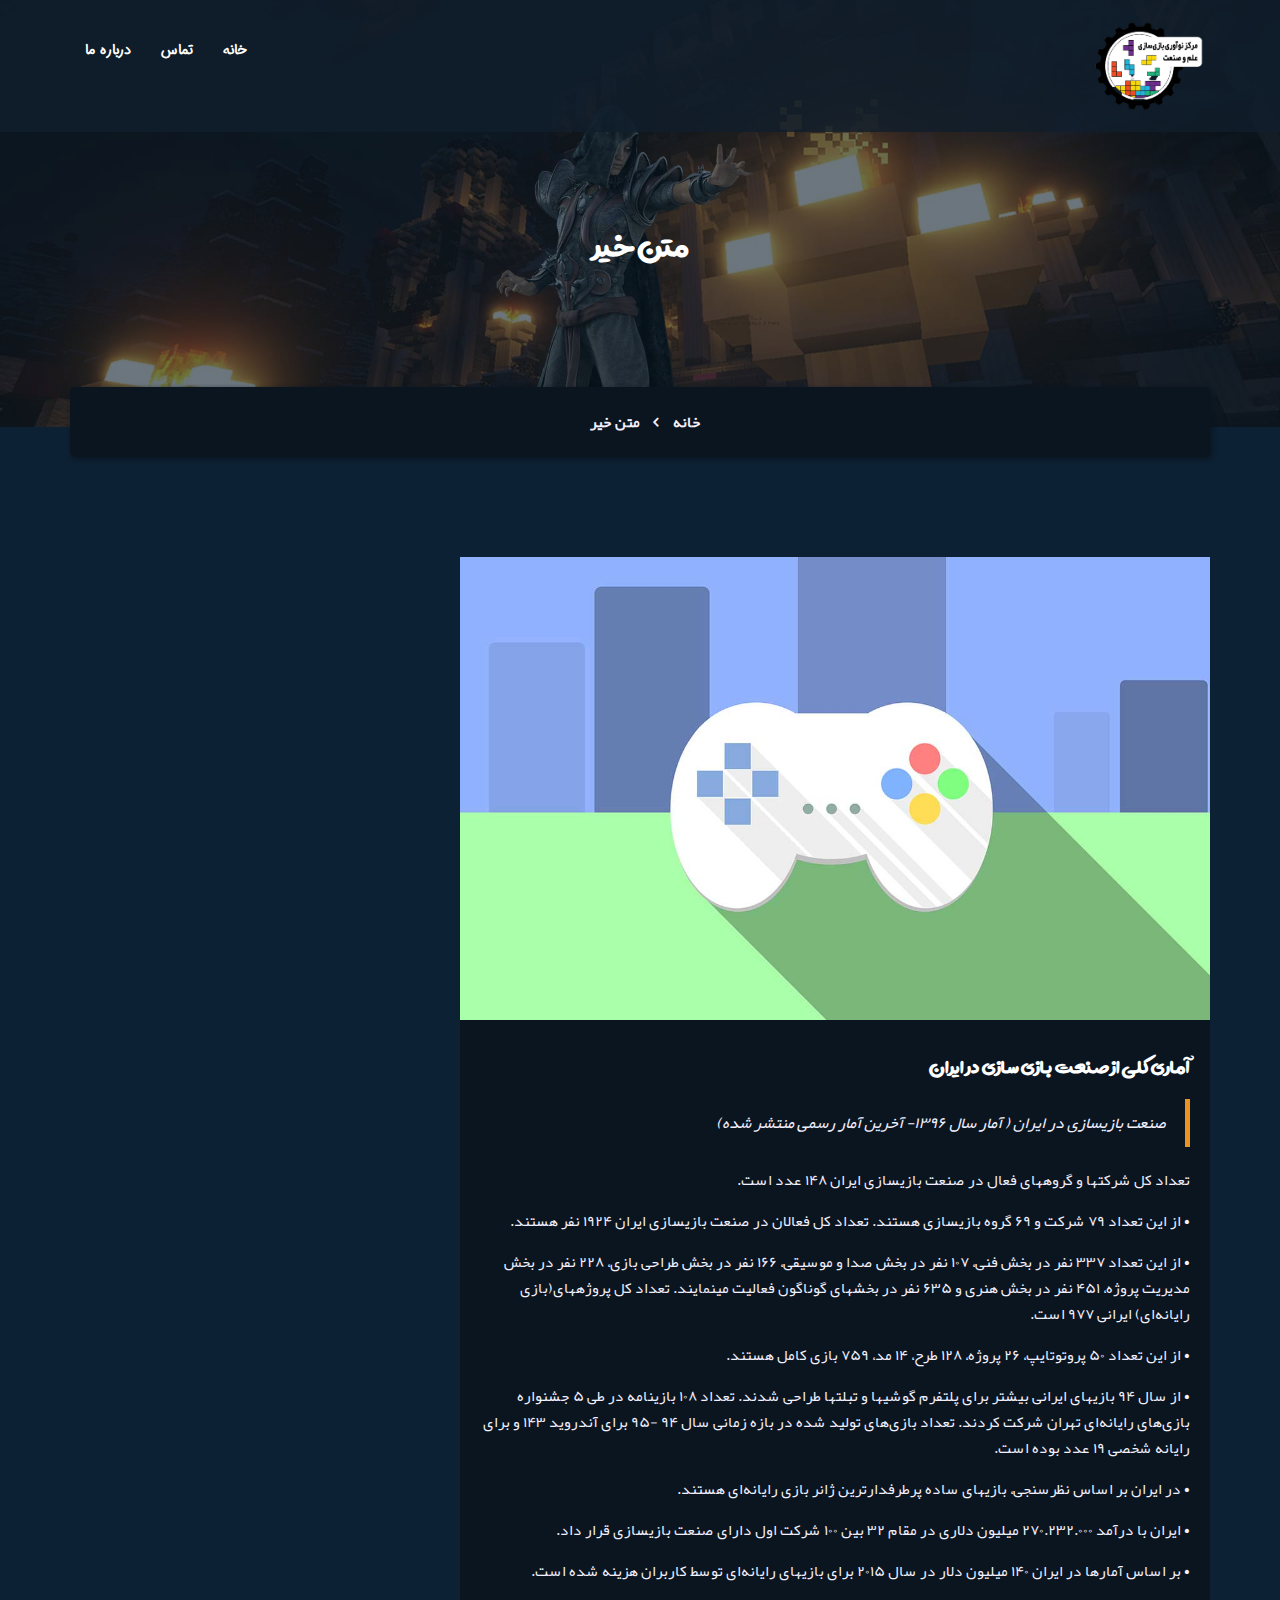
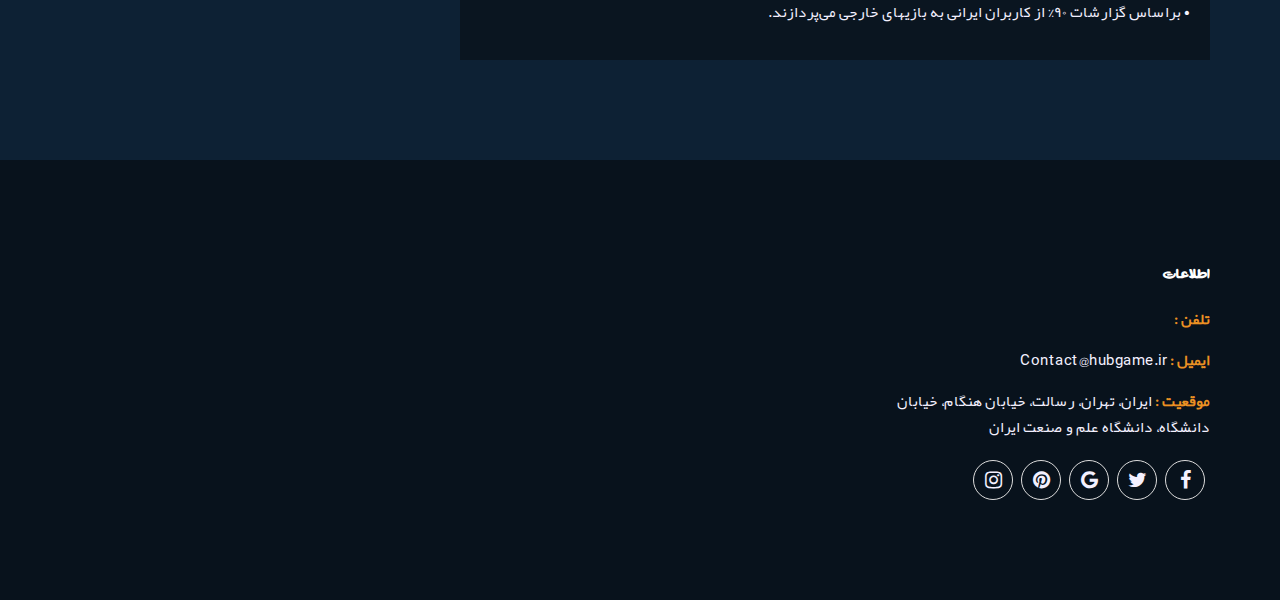
<file: blog-details1.html>
<!doctype html>
<html class="no-js" lang="en">

<head>
	<meta charset="utf-8">
	<meta http-equiv="x-ua-compatible" content="ie=edge">
	<title>Blog-Details | Cavalier</title>
	<meta name="description" content="">
	<meta name="viewport" content="width=device-width, initial-scale=1">

	<!-- favicon -->
	<link rel="shortcut icon" type="image/x-icon" href="img/logo/favicon.ico">

	<!-- all css here -->

	<!-- bootstrap v3.3.6 css -->
	<link rel="stylesheet" href="css/bootstrap.min.css">
	<!-- owl.carousel css -->
	<link rel="stylesheet" href="css/owl.carousel.css">
	<link rel="stylesheet" href="css/owl.transitions.css">
	<!-- meanmenu css -->
	<link rel="stylesheet" href="css/meanmenu.min.css">
	<!-- font-awesome css -->
	<link rel="stylesheet" href="css/font-awesome.min.css">
	<link rel="stylesheet" href="css/icon.css">
	<link rel="stylesheet" href="css/flaticon.css">
	<!-- magnific css -->
	<link rel="stylesheet" href="css/magnific.min.css">
	<!-- venobox css -->
	<link rel="stylesheet" href="css/venobox.css">
	<!-- style css -->
	<link rel="stylesheet" href="style.css">
	<!-- responsive css -->
	<link rel="stylesheet" href="css/responsive.css">

	<!-- modernizr css -->
	<script src="js/vendor/modernizr-2.8.3.min.js"></script>
</head>

<body>

	<!--[if lt IE 8]>
			<p class="browserupgrade">You are using an <strong>outdated</strong> browser. Please <a href="http://browsehappy.com/">upgrade your browser</a> to improve your experience.</p>
		<![endif]-->

	<div id="preloader"></div>
	<header class="header-one">
		<!-- header-area start -->
		<div id="sticker" class="header-area hidden-xs">
			<div class="container">
				<div class="row">
					<!-- logo start -->
					<div class="col-md-3 col-sm-3">
						<div class="logo">
							<!-- Brand -->
							<a class="navbar-brand page-scroll sticky-logo" href="index.html">
								<img class="logoclass" src="img/logo/photo1650904884-removebg-preview.png" alt="">
							</a>
						</div>
					</div>
					<!-- logo end -->
					<div class="col-md-9 col-sm-9">
						<div class="header-right-link">
							<!-- search option start -->
							<!-- <form action="#">
                                    <div class="search-option">
                                        <input type="text" placeholder="جستجو...">
                                        <button class="button" type="submit"><i class="fa fa-search"></i></button>
                                    </div>
                                    <a class="main-search" href="#"><i class="fa fa-search"></i></a>
                                </form> -->
							<!-- search option end -->
						</div>
						<!-- mainmenu start -->
						<nav class="navbar navbar-default">
							<div class="collapse navbar-collapse" id="navbar-example">
								<div class="main-menu">
									<ul class="nav navbar-nav navbar-right">
										<li><a href="index.html">خانه</a></li>
										<!-- <li><a href="about.html">درباره ما</li> -->
										<!-- <li><a class="pagess" href="#">صفحات</a>
												<ul class="sub-menu">
													<li><a href="about.html">درباره ما</a></li>
													<li><a href="team.html">تیم</a></li>
													<li><a href="faq.html">سوالات متداول</a></li>
													<li><a href="error.html">ارور</a></li>
												</ul>
											</li> -->
										<!-- <li><a class="pagess" href="#">بازی ها</a>
												<ul class="sub-menu">
													<li><a href="games.html">همه بازی ها</a></li>
													<li><a href="single-game.html">جزئیات بازی</a></li>
												</ul>
											</li>
											<li><a class="pagess" href="#">گالری</a>
												<ul class="sub-menu">
													<li><a href="gallery-3.html">پروژه 3 ستونه</a></li>
													<li><a href="gallery-4.html">پروژه 4 ستونه</a></li>
												</ul>
											</li>
											<li><a class="pagess" href="#">وبلاگ</a>
												<ul class="sub-menu">
													<li><a href="blog.html">وبلاگ گرید</a></li>
													<li><a href="blog-sidebar.html">نوار کناری وبلاگ</a></li>
													<li><a href="blog-details.html">جزئیات وبلاگ</a></li>
												</ul>
											</li> -->
										<li><a href="contact.html">تماس</a></li>
										<li><a href="about.html">درباره ما</a></li>

									</ul>
								</div>
							</div>
						</nav>
						<!-- mainmenu end -->
					</div>
				</div>
			</div>
		</div>
		<!-- header-area end -->
		<!-- mobile-menu-area start -->
		<div class="mobile-menu-area hidden-lg hidden-md hidden-sm">
			<div class="container">
				<div class="row">
					<div class="col-md-12">
						<div class="mobile-menu">
							<div class="logo">
								<a href="index.html"> <img class="logoclass" src="img/logo/photo1650904884-removebg-preview.png" alt="">
								</a>
							</div>
							<nav id="dropdown">
								<ul>
									<li><a href="index.html">خانه</a></li>
									<!-- <li><a href="about.html">درباره ما</li> -->
									<!-- <li><a class="pagess" href="#">صفحات</a>
												<ul class="sub-menu">
													<li><a href="about.html">درباره ما</a></li>
													<li><a href="team.html">تیم</a></li>
													<li><a href="faq.html">سوالات متداول</a></li>
													<li><a href="error.html">ارور</a></li>
												</ul>
											</li> -->
									<!-- <li><a class="pagess" href="#">بازی ها</a>
												<ul class="sub-menu">
													<li><a href="games.html">همه بازی ها</a></li>
													<li><a href="single-game.html">جزئیات بازی</a></li>
												</ul>
											</li>
											<li><a class="pagess" href="#">گالری</a>
												<ul class="sub-menu">
													<li><a href="gallery-3.html">پروژه 3 ستونه</a></li>
													<li><a href="gallery-4.html">پروژه 4 ستونه</a></li>
												</ul>
											</li>
											<li><a class="pagess" href="#">وبلاگ</a>
												<ul class="sub-menu">
													<li><a href="blog.html">وبلاگ گرید</a></li>
													<li><a href="blog-sidebar.html">نوار کناری وبلاگ</a></li>
													<li><a href="blog-details.html">جزئیات وبلاگ</a></li>
												</ul>
											</li> -->
									<li><a href="contact.html">تماس</a></li>
									<li><a href="about.html">درباره ما</a></li>

								</ul>
							</nav>
						</div>
					</div>
				</div>
			</div>
		</div>
		<!-- mobile-menu-area end -->
	</header>
	<!-- header end -->
	<!-- Start breadcumb Area -->
	<div class="page-area">
		<div class="breadcumb-overlay"></div>
		<div class="container">
			<div class="row">
				<div class="col-md-12 col-sm-12 col-xs-12">
					<div class="breadcrumb text-center">
						<div class="section-headline white-headline">
							<h3>متن خیر</h3>
						</div>
						<ul class="breadcrumb-bg">
							<li class="home-bread">خانه</li>
							<li>متن خیر</li>
						</ul>
					</div>
				</div>
			</div>
		</div>
	</div>
	<!-- End breadcumb Area -->
	<!--Blog Area Start-->
	<div class="blog-details bg-color-2 page-padding">
		<div class="container">
			<div class="row">
				<div class="blog-details">
					<!-- Start single blog -->
					<div class="col-md-8 col-sm-8 col-xs-12">
						<!-- single-blog start -->
						<article class="blog-post-wrapper">
							<div class="blog-banner">
								<a href="#" class="blog-images">
									<img src="img/blog/b4.jpg" alt="">
								</a>
								<div class="blog-content">
									<!-- <div class="blog-meta">
											<span class="date-type">
												20 ژوئن، 2018
											</span>
										</div> -->
									<h4>آماری کلی از صنعت بازی سازی در ایران</h4>
									<blockquote>
										<p>صنعت بازیسازی در ایران ( آمار سال 1396- آخرین آمار رسمی منتشر شده)</p>
									</blockquote>
									<p>تعداد کل شرکت­ها و گروه­های فعال در صنعت بازی­سازی ایران 148 عدد است.</p>
									<p>• از این تعداد 79 شرکت و 69 گروه بازیسازی هستند.
										تعداد کل فعالان در صنعت بازی­سازی ایران 1924 نفر هستند.</p>
									<p> • از این تعداد 337 نفر در بخش فنی، 107 نفر در بخش صدا و موسیقی، 166 نفر در بخش
										طراحی بازی، 228 نفر در بخش مدیریت پروژه، 451 نفر در بخش هنری و 635 نفر در بخشهای
										گوناگون فعالیت می­نمایند.
										تعداد کل پروژه­های(بازی رایانه‌ای) ایرانی 977 است.</p>
									<p> • از این تعداد 50 پروتوتایپ، 26 پروژه، 128 طرح، 14 مد، 759 بازی کامل هستند.
									</p>
									<p> • از سال 94 بازی­های ایرانی بیشتر برای پلتفرم گوشی­ها و تبلت­ها طراحی شدند.
										تعداد 108 بازینامه در طی 5 جشنواره بازی‌های رایانه‌ای تهران شرکت کردند. تعداد
										بازی‌های تولید شده در بازه زمانی سال 94 -95 برای آندروید 143 و برای رایانه شخصی
										19 عدد بوده است.
									</p>
									<p>• در ایران بر اساس نظرسنجی، بازی­های ساده پرطرفدارترین ژانر بازی رایانه‌ای هستند.
									</p>

									<p> • ایران با درآمد 270.232.000 میلیون دلاری در مقام 32 بین 100 شرکت اول دارای صنعت
										بازی­سازی قرار داد.
									</p>
									<p> • بر اساس آمارها در ایران 140 میلیون دلار در سال 2015 برای بازی­های رایانه‌ای
										توسط کاربران هزینه شده است.
									</p>
									<p> • براساس گزارشات 90% از کاربران ایرانی به بازیهای خارجی می‌پردازند.
									</p>


									</p>
								</div>
							</div>
						</article>
						<!-- <div class="clear"></div>
							<div class="single-post-comments">
								<div class="comments-area">
								    <div class="comments-heading">
                                        <h3>4 نظر</h3>
                                    </div>
									<div class="comments-list">
										<ul>
											<li class="threaded-comments">
												<div class="comments-details">
													<div class="comments-list-img">
														<img src="img/blog/avater.jpg" alt="post-author">
													</div>
													<div class="comments-content-wrap">
														<span>
															<b><a href="#">آرش</a></b>
															نویسنده پست
															<span class="post-time">6 ژانویه 2018</span>
															<a href="#">پاسخ</a>
														</span>
														<p>لورم ایپسوم متن ساختگی با تولید سادگی نامفهوم از صنعت چاپ و با استفاده از طراحان</p>
													</div>
												</div>
											</li>
											<li>
												<div class="comments-details">
													<div class="comments-list-img">
														<img src="img/blog/avater1.jpg" alt="post-author">
													</div>
													<div class="comments-content-wrap">
														<span>
															<b><a href="#">آرش</a></b>
															نویسنده پست
															<span class="post-time">6 ژانویه 2018</span>
															<a href="#">پاسخ</a>
														</span>
														<p>لورم ایپسوم متن ساختگی با تولید سادگی نامفهوم از صنعت چاپ و با استفاده از طراحان گرافیک است. چاپگرها و متون بلکه روزنامه و مجله در ستون</p>
													</div>
												</div>
											</li>
											<li class="threaded-comments">
												<div class="comments-details">
													<div class="comments-list-img">
														<img src="img/blog/avater.jpg" alt="post-author">
													</div>
													<div class="comments-content-wrap">
														<span>
															<b><a href="#">آرش</a></b>
															نویسنده پست
															<span class="post-time">6 ژانویه 2018</span>
															<a href="#">پاسخ</a>
														</span>
														<p>لورم ایپسوم متن ساختگی با تولید سادگی نامفهوم از صنعت چاپ و با استفاده از طراحان</p>
													</div>
												</div>
											</li>
											<li>
												<div class="comments-details">
													<div class="comments-list-img">
														<img src="img/blog/avater1.jpg" alt="post-author">
													</div>
													<div class="comments-content-wrap">
														<span>
															<b><a href="#">آرش</a></b>
															نویسنده پست
															<span class="post-time">6 ژانویه 2018</span>
															<a href="#">پاسخ</a>
														</span>
														<p>لورم ایپسوم متن ساختگی با تولید سادگی نامفهوم از صنعت چاپ و با استفاده از طراحان گرافیک است. چاپگرها و متون بلکه روزنامه و مجله در ستون</p>
													</div>
												</div>
											</li>									
										</ul>
									</div>
								</div>
								<div class="comment-respond">
									<h3 class="comment-reply-title">ارسال یک پاسخ </h3>
									<span class="email-notes">آدرس ایمیل شما منتشر نخواهد شد. زمینه های مورد نیاز مشخص شده اند *</span>
									<form action="#">
										<div class="row">
											<div class="col-lg-4 col-md-4 col-sm-4 col-xs-12">
												<p>نام اصلی *</p>
												<input type="text" />
											</div>
											<div class="col-lg-4 col-md-4 col-sm-4 col-xs-12">
												<p>نام خانوادگی *</p>
												<input type="text" />
											</div>
											<div class="col-lg-4 col-md-4 col-sm-4 col-xs-12">
												<p>ایمیل *</p>
												<input type="email" />
											</div>
											<div class="col-lg-12 col-md-12 col-sm-12 comment-form-comment">
												<p>پیام *</p>
												<textarea id="message-box" cols="30" rows="10"></textarea>
												<input class="add-btn contact-btn" type="submit" value="ارسال نظر" />
											</div>
										</div>
									</form>
								</div>						
							</div> -->
						<!-- single-blog end -->
					</div>
				</div>
				<!-- End main column -->
				<!-- Start single blog -->
				<!-- <div class="col-md-4 col-sm-4 col-xs-12">
						<div class="left-head-blog">
							<div class="left-blog-page">
								search option start
								<form action="#">
									<div class="blog-search-option">
										<input type="text" placeholder="جستجو...">
										<button class="button" type="submit">
											<i class="fa fa-search"></i>
										</button>
									</div>
								</form>
								search option end
							</div>
							<div class="left-blog-page">
								<div class="left-blog">
									<h4>دسته ها</h4>
									<ul>
										<li><a href="#">جنگ اژدها</a></li>
										<li><a href="#">انیمیشن غریبه</a></li>
										<li><a href="#">چالش اسکای فال</a></li>
										<li><a href="#">جنگ ریپل</a></li>
										<li><a href="#">آلومورود دیوید</a></li>
										<li><a href="#">مبارزه دنریس</a></li>
									</ul>
								</div>
							</div>
							<div class="left-blog-page">
								recent start
								<div class="left-blog">
									<h4>پست های اخیر</h4>
									<div class="recent-post">
										start single post
										<div class="recent-single-post">
											<div class="post-img">
												<a href="#">
													<img src="img/blog/b1.jpg" alt="">
												</a>
											</div>
											<div class="pst-content">
												<p><a href="#">طراح باید مطمئن شود که نمونه اولیه به نظر می رسد.</a></p>
												<span class="date-type">
													26 ژانویه / 2018
												</span>
											</div>
										</div>
										End single post
										start single post
										<div class="recent-single-post">
											<div class="post-img">
												<a href="#">
													<img src="img/blog/b2.jpg" alt="">
												</a>
											</div>
											<div class="pst-content">
												<p><a href="#">طراح باید مطمئن شود که نمونه اولیه به نظر می رسد.</a></p>
												<span class="date-type">
													26 ژانویه / 2018
												</span>
											</div>
										</div>
										End single post
										start single post/
										<div class="recent-single-post">
											<div class="post-img">
												<a href="#">
													<img src="img/blog/b3.jpg" alt="">
												</a>
											</div>
											<div class="pst-content">
												<p><a href="#">طراح باید مطمئن شود که نمونه اولیه به نظر می رسد.</a></p>
												<span class="date-type">
													26 ژانویه / 2018
												</span>
											</div>
										</div>
										End single post
										start single post
										<div class="recent-single-post">
											<div class="post-img">
												<a href="#">
													<img src="img/blog/b4.jpg" alt="">
												</a>
											</div>
											<div class="pst-content">
												<p><a href="#">طراح باید مطمئن شود که نمونه اولیه به نظر می رسد.</a></p>
												<span class="date-type">
													26 ژانویه / 2018
												</span>

											</div>
										</div>
										End single post
									</div>
								</div>
								recent end
							</div>
							<div class="left-blog-page">
								<div class="left-tags blog-tags">
									<div class="popular-tag left-side-tags left-blog">
										<h4>برچسب های محبوب</h4>
										<ul>
											<li><a href="#">اژدها</a></li>
											<li><a href="#">غریبه</a></li>
											<li><a href="#">چالش</a></li>
											<li><a href="#">ریپل</a></li>
											<li><a href="#">آلومورود</a></li>
											<li><a href="#">دنریس</a></li>
										</ul>
									</div>
								</div>
							</div>
						</div>
					</div> -->
				<!-- End single blog -->
			</div>
			<!-- End row -->
		</div>
	</div>
	<!--End of Blog Area-->
	<!-- Start Footer bottom Area -->
    <footer>
		<div class="footer-area">
			<div class="container">
				<div class="row">
					<div class="col-md-4 col-sm-5 col-xs-12">
						<div class="footer-content">
							<div class="footer-head">
								<h4>اطلاعات</h4>
								<div class="footer-contacts">
									<p><span>تلفن :</span> </p>
									<p><span>ایمیل :</span> Contact@hubgame.ir</p>
									<p><span>موقعیت :</span> ایران، تهران، رسالت، خیابان هنگام، خیابان دانشگاه، دانشگاه علم و صنعت ایران</p>
								</div>
								<div class="footer-icons">
									<ul>
										<li>
											<a href="#">
												<i class="fa fa-facebook"></i>
											</a>
										</li>
										<li>
											<a href="#">
												<i class="fa fa-twitter"></i>
											</a>
										</li>
										<li>
											<a href="#">
												<i class="fa fa-google"></i>
											</a>
										</li>
										<li>
											<a href="#">
												<i class="fa fa-pinterest"></i>
											</a>
										</li>
										<li>
											<a href="#">
												<i class="fa fa-instagram"></i>
											</a>
										</li>
									</ul>
								</div>
								
							</div>
						</div>
					</div>
					<!-- end single footer -->
					<!-- <div class="col-md-4 col-sm-3 col-xs-12">
						<div class="footer-content">
							<div class="footer-head">
								<h4>مسابقات بازی</h4>
								<div class="footer-services-link">
									<ul class="footer-list">
										<li><a href="#">جنگ اژدها</a></li>
										<li><a href="#">انیمیشن غریبه</a></li>
										<li><a href="#">چالش اسکای فال</a></li>
										<li><a href="#">مبارزه ریپل</a></li>
										<li><a href="#">آلومورود دیوید</a></li>
										<li><a href="#">مبارزه دنریس</a></li>
									</ul>
								</div>
							</div>
						</div>
					</div> -->
					<!-- end single footer -->
					<!-- <div class="col-md-4 col-sm-4 col-xs-12">
						<div class="footer-content">
							<div class="footer-head">
								<h4>اشتراک</h4>
								<p>
									آیا شما به دنبال بازی های حرفه ای برای بازی های جدید خود هستید. شما برای بازی های جدید خود به دنبال توسعه حرفه ای هستید.
								</p>
								<div class="subs-feilds">
									<div class="suscribe-input">
										<input type="email" class="email form-control width-80" id="sus_email" placeholder="تایپ ایمیل">
										<button type="submit" id="sus_submit" class="add-btn">اشتراک</button>
									</div>
								</div>
							</div>
						</div>
					</div> -->
					<!-- end single footer -->
				</div>
			</div>
		</div>
		<!-- End footer area -->
		<!-- <div class="footer-area-bottom">
			<div class="container">
				<div class="row">
					<div class="col-md-6 col-sm-6 col-xs-12">
						<div class="copyright">
							<p>
								کپی رایت © 2018
								<a href="#">جادوگر</a> همه حقوق محفوظ است
							</p>
						</div>
					</div>
				</div>
			</div>
		</div> -->
	</footer>
	

	<!-- all js here -->

	<!-- jquery latest version -->
	<script src="js/vendor/jquery-1.12.4.min.js"></script>
	<!-- bootstrap js -->
	<script src="js/bootstrap.min.js"></script>
	<!-- owl.carousel js -->
	<script src="js/owl.carousel.min.js"></script>
	<!-- isotope js -->
	<script src="js/isotope.pkgd.min.js"></script>
	<!-- magnific js -->
	<script src="js/magnific.min.js"></script>
	<!-- venobox js -->
	<script src="js/venobox.min.js"></script>
	<!-- meanmenu js -->
	<script src="js/jquery.meanmenu.js"></script>
	<!-- Form validator js -->
	<script src="js/form-validator.min.js"></script>
	<!-- plugins js -->
	<script src="js/plugins.js"></script>
	<!-- main js -->
	<script src="js/main.js"></script>
</body>

</html>
</file>
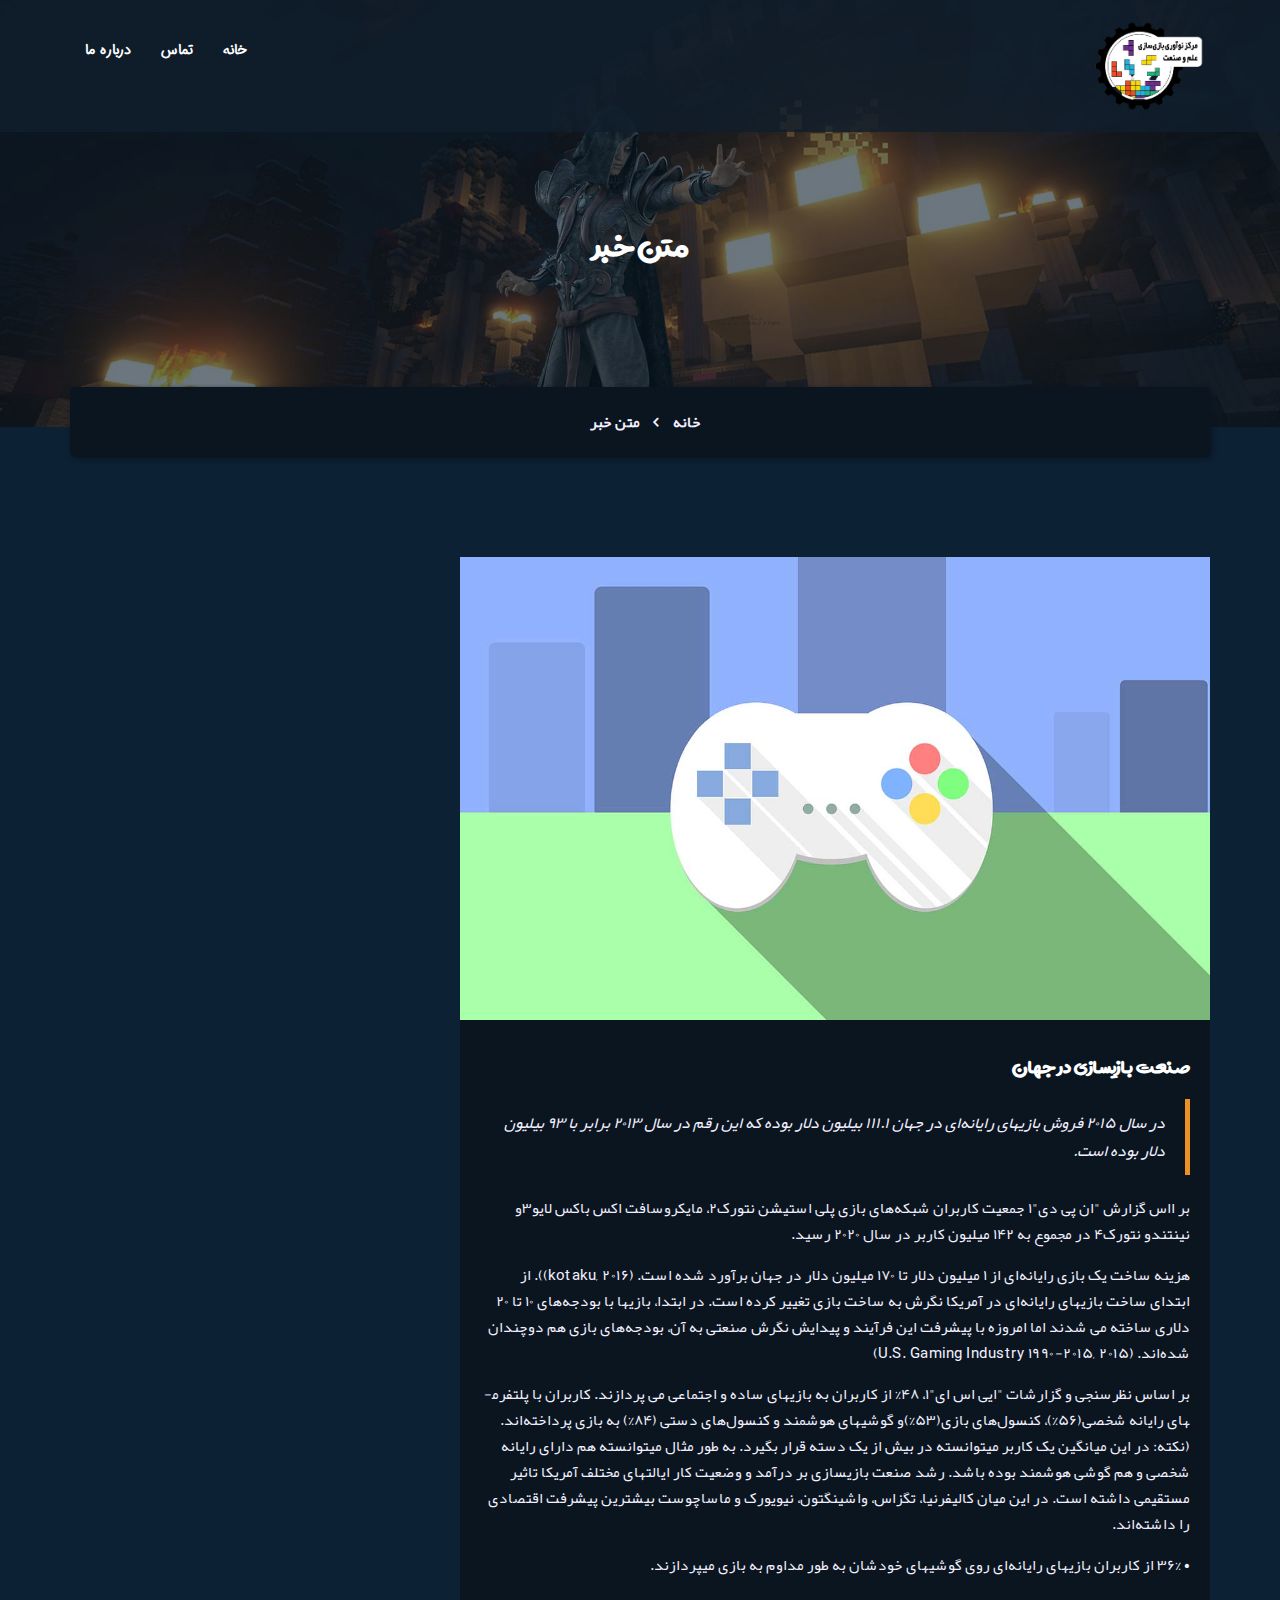
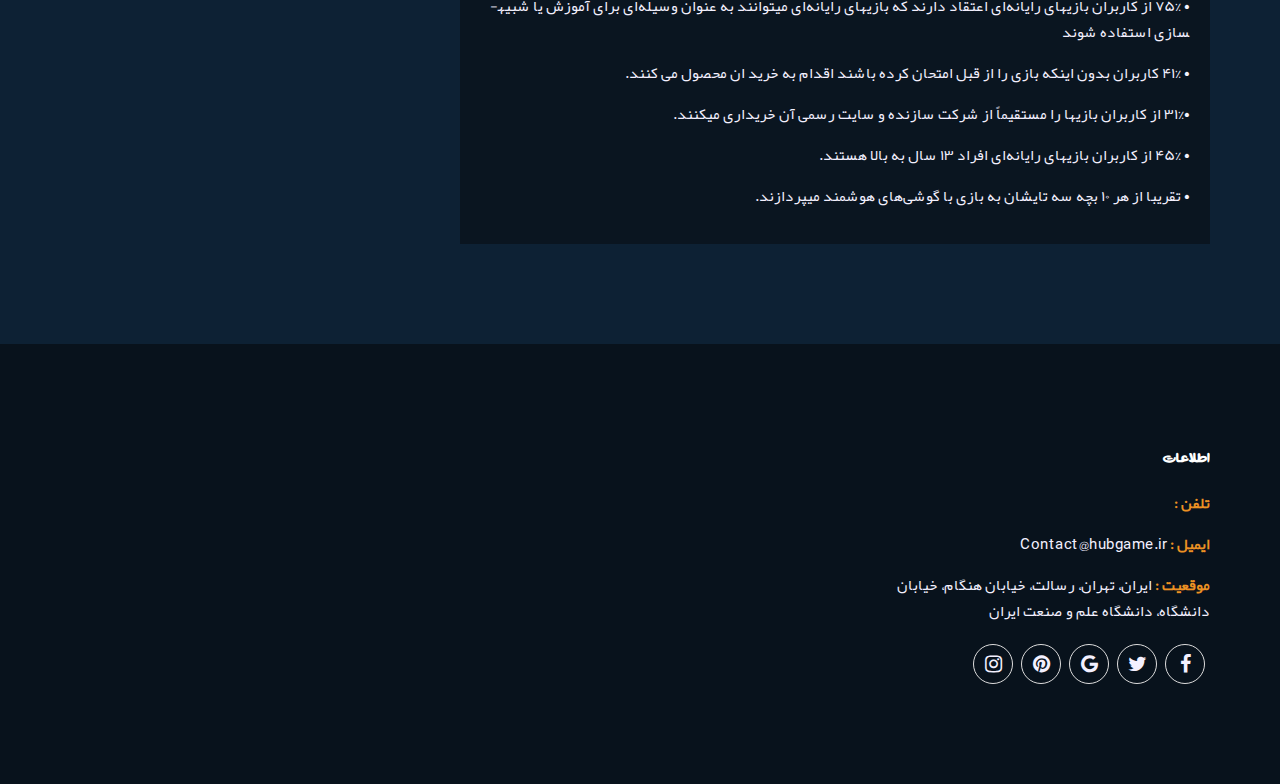
<file: blog-details2.html>
<!doctype html>
<html class="no-js" lang="en">

<head>
	<meta charset="utf-8">
	<meta http-equiv="x-ua-compatible" content="ie=edge">
	<title>Blog-Details | Cavalier</title>
	<meta name="description" content="">
	<meta name="viewport" content="width=device-width, initial-scale=1">

	<!-- favicon -->
	<link rel="shortcut icon" type="image/x-icon" href="img/logo/favicon.ico">

	<!-- all css here -->

	<!-- bootstrap v3.3.6 css -->
	<link rel="stylesheet" href="css/bootstrap.min.css">
	<!-- owl.carousel css -->
	<link rel="stylesheet" href="css/owl.carousel.css">
	<link rel="stylesheet" href="css/owl.transitions.css">
	<!-- meanmenu css -->
	<link rel="stylesheet" href="css/meanmenu.min.css">
	<!-- font-awesome css -->
	<link rel="stylesheet" href="css/font-awesome.min.css">
	<link rel="stylesheet" href="css/icon.css">
	<link rel="stylesheet" href="css/flaticon.css">
	<!-- magnific css -->
	<link rel="stylesheet" href="css/magnific.min.css">
	<!-- venobox css -->
	<link rel="stylesheet" href="css/venobox.css">
	<!-- style css -->
	<link rel="stylesheet" href="style.css">
	<!-- responsive css -->
	<link rel="stylesheet" href="css/responsive.css">

	<!-- modernizr css -->
	<script src="js/vendor/modernizr-2.8.3.min.js"></script>
</head>

<body>

	<!--[if lt IE 8]>
			<p class="browserupgrade">You are using an <strong>outdated</strong> browser. Please <a href="http://browsehappy.com/">upgrade your browser</a> to improve your experience.</p>
		<![endif]-->

	<div id="preloader"></div>
	<header class="header-one">
		<!-- header-area start -->
		<div id="sticker" class="header-area hidden-xs">
			<div class="container">
				<div class="row">
					<!-- logo start -->
					<div class="col-md-3 col-sm-3">
						<div class="logo">
							<!-- Brand -->
							<a class="navbar-brand page-scroll sticky-logo" href="index.html">
								<img class="logoclass" src="img/logo/photo1650904884-removebg-preview.png" alt="">
							</a>
						</div>
					</div>
					<!-- logo end -->
					<div class="col-md-9 col-sm-9">
						<div class="header-right-link">
							<!-- search option start -->
							<!-- <form action="#">
                                    <div class="search-option">
                                        <input type="text" placeholder="جستجو...">
                                        <button class="button" type="submit"><i class="fa fa-search"></i></button>
                                    </div>
                                    <a class="main-search" href="#"><i class="fa fa-search"></i></a>
                                </form> -->
							<!-- search option end -->
						</div>
						<!-- mainmenu start -->
						<nav class="navbar navbar-default">
							<div class="collapse navbar-collapse" id="navbar-example">
								<div class="main-menu">
									<ul class="nav navbar-nav navbar-right">
										<li><a href="index.html">خانه</a></li>
										<!-- <li><a href="about.html">درباره ما</li> -->
										<!-- <li><a class="pagess" href="#">صفحات</a>
												<ul class="sub-menu">
													<li><a href="about.html">درباره ما</a></li>
													<li><a href="team.html">تیم</a></li>
													<li><a href="faq.html">سوالات متداول</a></li>
													<li><a href="error.html">ارور</a></li>
												</ul>
											</li> -->
										<!-- <li><a class="pagess" href="#">بازی ها</a>
												<ul class="sub-menu">
													<li><a href="games.html">همه بازی ها</a></li>
													<li><a href="single-game.html">جزئیات بازی</a></li>
												</ul>
											</li>
											<li><a class="pagess" href="#">گالری</a>
												<ul class="sub-menu">
													<li><a href="gallery-3.html">پروژه 3 ستونه</a></li>
													<li><a href="gallery-4.html">پروژه 4 ستونه</a></li>
												</ul>
											</li>
											<li><a class="pagess" href="#">وبلاگ</a>
												<ul class="sub-menu">
													<li><a href="blog.html">وبلاگ گرید</a></li>
													<li><a href="blog-sidebar.html">نوار کناری وبلاگ</a></li>
													<li><a href="blog-details.html">جزئیات وبلاگ</a></li>
												</ul>
											</li> -->
										<li><a href="contact.html">تماس</a></li>
										<li><a href="about.html">درباره ما</a></li>

									</ul>
								</div>
							</div>
						</nav>
						<!-- mainmenu end -->
					</div>
				</div>
			</div>
		</div>
		<!-- header-area end -->
		<!-- mobile-menu-area start -->
		<div class="mobile-menu-area hidden-lg hidden-md hidden-sm">
			<div class="container">
				<div class="row">
					<div class="col-md-12">
						<div class="mobile-menu">
							<div class="logo">
								<a href="index.html">                                    <img class="logoclass" src="img/logo/photo1650904884-removebg-preview.png" alt="">
								</a>
							</div>
							<nav id="dropdown">
								<ul>
									<li><a href="index.html">خانه</a></li>
									<!-- <li><a href="about.html">درباره ما</li> -->
									<!-- <li><a class="pagess" href="#">صفحات</a>
												<ul class="sub-menu">
													<li><a href="about.html">درباره ما</a></li>
													<li><a href="team.html">تیم</a></li>
													<li><a href="faq.html">سوالات متداول</a></li>
													<li><a href="error.html">ارور</a></li>
												</ul>
											</li> -->
									<!-- <li><a class="pagess" href="#">بازی ها</a>
												<ul class="sub-menu">
													<li><a href="games.html">همه بازی ها</a></li>
													<li><a href="single-game.html">جزئیات بازی</a></li>
												</ul>
											</li>
											<li><a class="pagess" href="#">گالری</a>
												<ul class="sub-menu">
													<li><a href="gallery-3.html">پروژه 3 ستونه</a></li>
													<li><a href="gallery-4.html">پروژه 4 ستونه</a></li>
												</ul>
											</li>
											<li><a class="pagess" href="#">وبلاگ</a>
												<ul class="sub-menu">
													<li><a href="blog.html">وبلاگ گرید</a></li>
													<li><a href="blog-sidebar.html">نوار کناری وبلاگ</a></li>
													<li><a href="blog-details.html">جزئیات وبلاگ</a></li>
												</ul>
											</li> -->
									<li><a href="contact.html">تماس</a></li>
									<li><a href="about.html">درباره ما</a></li>

								</ul>
							</nav>
						</div>
					</div>
				</div>
			</div>
		</div>
		<!-- mobile-menu-area end -->
	</header>
	<!-- header end -->
	<!-- Start breadcumb Area -->
	<div class="page-area">
		<div class="breadcumb-overlay"></div>
		<div class="container">
			<div class="row">
				<div class="col-md-12 col-sm-12 col-xs-12">
					<div class="breadcrumb text-center">
						<div class="section-headline white-headline">
							<h3>متن خبر</h3>
						</div>
						<ul class="breadcrumb-bg">
							<li class="home-bread">خانه</li>
							<li>متن خبر</li>
						</ul>
					</div>
				</div>
			</div>
		</div>
	</div>
	<!-- End breadcumb Area -->
	<!--Blog Area Start-->
	<div class="blog-details bg-color-2 page-padding">
		<div class="container">
			<div class="row">
				<div class="blog-details">
					<!-- Start single blog -->
					<div class="col-md-8 col-sm-8 col-xs-12">
						<!-- single-blog start -->
						<article class="blog-post-wrapper">
							<div class="blog-banner">
								<a href="#" class="blog-images">
									<img src="img/blog/b4.jpg" alt="">
								</a>
								<div class="blog-content">
									<!-- <div class="blog-meta">
											<span class="date-type">
												20 ژوئن، 2018
											</span>
										</div> -->
									<h4>صنعت بازی­سازی در جهان</h4>
									<blockquote>
										<p>در سال 2015 فروش بازی­های رایانه‌ای در جهان 111.1 بیلیون دلار بوده که این رقم در سال 2013 برابر با 93 بیلیون دلار بوده است.</p>
									</blockquote>
									<p>بر ااس گزارش "ان پی دی"1 جمعیت کاربران شبکه‌های بازی پلی استیشن نتورک2، مایکروسافت اکس باکس لایو3و نینتندو نتورک4 در مجموع به 142 میلیون کاربر در سال 2020 رسید.</p>
									<p>هزینه ساخت یک بازی رایانه‌ای از 1 میلیون دلار تا 170 میلیون دلار در جهان برآورد شده است. (kotaku, 2016)). از ابتدای ساخت بازی­های رایانه‌ای در آمریکا نگرش به ساخت بازی تغییر کرده است. در ابتدا، بازی­ها با بودجه‌های 10 تا 20 دلاری ساخته می شدند اما امروزه با پیشرفت این فرآیند و پیدایش نگرش صنعتی به آن، بودجه‌های بازی هم دوچندان شده‌اند. (U.S. Gaming Industry 1990-2015, 2015)</p>
									<p> بر اساس نظرسنجی و گزارشات "ایی اس ای"1، 48% از کاربران به بازی­های ساده و اجتماعی می پردازند. کاربران با پلتفرم­های رایانه شخصی(56%)، کنسول‌های بازی(53%)و گوشیهای هوشمند و کنسول‌های دستی (84%) به بازی پرداخته‌اند. (نکته: در این میانگین یک کاربر می­توانسته در بیش از یک دسته قرار بگیرد. به طور مثال می­توانسته هم دارای رایانه شخصی و هم گوشی هوشمند بوده باشد. رشد صنعت بازیسازی بر درآمد و وضعیت کار ایالت­های مختلف آمریکا تاثیر مستقیمی داشته است. در این میان کالیفرنیا، تگزاس، واشینگتون، نیویورک و ماساچوست بیشترین پیشرفت اقتصادی را داشته‌اند.</p>
									<p> • 36% از کاربران بازی­های رایانه‌ای روی گوشی­های خودشان به طور مداوم به بازی می­پردازند.
									</p>
									<p> • 75% از کاربران بازی­های رایانه‌ای اعتقاد دارند که بازی­های رایانه‌ای می­توانند به عنوان وسیله‌ای برای آموزش یا شبیه­سازی استفاده شوند
									</p>
									<p>• 41% کاربران بدون اینکه بازی را از قبل امتحان کرده باشند اقدام به خرید ان محصول می کنند.
									</p>

									<p> •31% از کاربران بازی­ها را مستقیماً از شرکت سازنده و سایت رسمی آن خریداری می­کنند.
									</p>
									<p> • 45% از کاربران بازیهای رایانه‌ای افراد 13 سال به بالا هستند. 
									</p>
									<p> • تقریبا از هر 10 بچه سه تایشان به بازی با گوشی‌های هوشمند می­پردازند.
									</p>


									</p>
								</div>
							</div>
						</article>
						<!-- <div class="clear"></div>
							<div class="single-post-comments">
								<div class="comments-area">
								    <div class="comments-heading">
                                        <h3>4 نظر</h3>
                                    </div>
									<div class="comments-list">
										<ul>
											<li class="threaded-comments">
												<div class="comments-details">
													<div class="comments-list-img">
														<img src="img/blog/avater.jpg" alt="post-author">
													</div>
													<div class="comments-content-wrap">
														<span>
															<b><a href="#">آرش</a></b>
															نویسنده پست
															<span class="post-time">6 ژانویه 2018</span>
															<a href="#">پاسخ</a>
														</span>
														<p>لورم ایپسوم متن ساختگی با تولید سادگی نامفهوم از صنعت چاپ و با استفاده از طراحان</p>
													</div>
												</div>
											</li>
											<li>
												<div class="comments-details">
													<div class="comments-list-img">
														<img src="img/blog/avater1.jpg" alt="post-author">
													</div>
													<div class="comments-content-wrap">
														<span>
															<b><a href="#">آرش</a></b>
															نویسنده پست
															<span class="post-time">6 ژانویه 2018</span>
															<a href="#">پاسخ</a>
														</span>
														<p>لورم ایپسوم متن ساختگی با تولید سادگی نامفهوم از صنعت چاپ و با استفاده از طراحان گرافیک است. چاپگرها و متون بلکه روزنامه و مجله در ستون</p>
													</div>
												</div>
											</li>
											<li class="threaded-comments">
												<div class="comments-details">
													<div class="comments-list-img">
														<img src="img/blog/avater.jpg" alt="post-author">
													</div>
													<div class="comments-content-wrap">
														<span>
															<b><a href="#">آرش</a></b>
															نویسنده پست
															<span class="post-time">6 ژانویه 2018</span>
															<a href="#">پاسخ</a>
														</span>
														<p>لورم ایپسوم متن ساختگی با تولید سادگی نامفهوم از صنعت چاپ و با استفاده از طراحان</p>
													</div>
												</div>
											</li>
											<li>
												<div class="comments-details">
													<div class="comments-list-img">
														<img src="img/blog/avater1.jpg" alt="post-author">
													</div>
													<div class="comments-content-wrap">
														<span>
															<b><a href="#">آرش</a></b>
															نویسنده پست
															<span class="post-time">6 ژانویه 2018</span>
															<a href="#">پاسخ</a>
														</span>
														<p>لورم ایپسوم متن ساختگی با تولید سادگی نامفهوم از صنعت چاپ و با استفاده از طراحان گرافیک است. چاپگرها و متون بلکه روزنامه و مجله در ستون</p>
													</div>
												</div>
											</li>									
										</ul>
									</div>
								</div>
								<div class="comment-respond">
									<h3 class="comment-reply-title">ارسال یک پاسخ </h3>
									<span class="email-notes">آدرس ایمیل شما منتشر نخواهد شد. زمینه های مورد نیاز مشخص شده اند *</span>
									<form action="#">
										<div class="row">
											<div class="col-lg-4 col-md-4 col-sm-4 col-xs-12">
												<p>نام اصلی *</p>
												<input type="text" />
											</div>
											<div class="col-lg-4 col-md-4 col-sm-4 col-xs-12">
												<p>نام خانوادگی *</p>
												<input type="text" />
											</div>
											<div class="col-lg-4 col-md-4 col-sm-4 col-xs-12">
												<p>ایمیل *</p>
												<input type="email" />
											</div>
											<div class="col-lg-12 col-md-12 col-sm-12 comment-form-comment">
												<p>پیام *</p>
												<textarea id="message-box" cols="30" rows="10"></textarea>
												<input class="add-btn contact-btn" type="submit" value="ارسال نظر" />
											</div>
										</div>
									</form>
								</div>						
							</div> -->
						<!-- single-blog end -->
					</div>
				</div>
				<!-- End main column -->
				<!-- Start single blog -->
				<!-- <div class="col-md-4 col-sm-4 col-xs-12">
						<div class="left-head-blog">
							<div class="left-blog-page">
								search option start
								<form action="#">
									<div class="blog-search-option">
										<input type="text" placeholder="جستجو...">
										<button class="button" type="submit">
											<i class="fa fa-search"></i>
										</button>
									</div>
								</form>
								search option end
							</div>
							<div class="left-blog-page">
								<div class="left-blog">
									<h4>دسته ها</h4>
									<ul>
										<li><a href="#">جنگ اژدها</a></li>
										<li><a href="#">انیمیشن غریبه</a></li>
										<li><a href="#">چالش اسکای فال</a></li>
										<li><a href="#">جنگ ریپل</a></li>
										<li><a href="#">آلومورود دیوید</a></li>
										<li><a href="#">مبارزه دنریس</a></li>
									</ul>
								</div>
							</div>
							<div class="left-blog-page">
								recent start
								<div class="left-blog">
									<h4>پست های اخیر</h4>
									<div class="recent-post">
										start single post
										<div class="recent-single-post">
											<div class="post-img">
												<a href="#">
													<img src="img/blog/b1.jpg" alt="">
												</a>
											</div>
											<div class="pst-content">
												<p><a href="#">طراح باید مطمئن شود که نمونه اولیه به نظر می رسد.</a></p>
												<span class="date-type">
													26 ژانویه / 2018
												</span>
											</div>
										</div>
										End single post
										start single post
										<div class="recent-single-post">
											<div class="post-img">
												<a href="#">
													<img src="img/blog/b2.jpg" alt="">
												</a>
											</div>
											<div class="pst-content">
												<p><a href="#">طراح باید مطمئن شود که نمونه اولیه به نظر می رسد.</a></p>
												<span class="date-type">
													26 ژانویه / 2018
												</span>
											</div>
										</div>
										End single post
										start single post/
										<div class="recent-single-post">
											<div class="post-img">
												<a href="#">
													<img src="img/blog/b3.jpg" alt="">
												</a>
											</div>
											<div class="pst-content">
												<p><a href="#">طراح باید مطمئن شود که نمونه اولیه به نظر می رسد.</a></p>
												<span class="date-type">
													26 ژانویه / 2018
												</span>
											</div>
										</div>
										End single post
										start single post
										<div class="recent-single-post">
											<div class="post-img">
												<a href="#">
													<img src="img/blog/b4.jpg" alt="">
												</a>
											</div>
											<div class="pst-content">
												<p><a href="#">طراح باید مطمئن شود که نمونه اولیه به نظر می رسد.</a></p>
												<span class="date-type">
													26 ژانویه / 2018
												</span>

											</div>
										</div>
										End single post
									</div>
								</div>
								recent end
							</div>
							<div class="left-blog-page">
								<div class="left-tags blog-tags">
									<div class="popular-tag left-side-tags left-blog">
										<h4>برچسب های محبوب</h4>
										<ul>
											<li><a href="#">اژدها</a></li>
											<li><a href="#">غریبه</a></li>
											<li><a href="#">چالش</a></li>
											<li><a href="#">ریپل</a></li>
											<li><a href="#">آلومورود</a></li>
											<li><a href="#">دنریس</a></li>
										</ul>
									</div>
								</div>
							</div>
						</div>
					</div> -->
				<!-- End single blog -->
			</div>
			<!-- End row -->
		</div>
	</div>
	<!--End of Blog Area-->
	<!-- Start Footer bottom Area -->
    <footer>
		<div class="footer-area">
			<div class="container">
				<div class="row">
					<div class="col-md-4 col-sm-5 col-xs-12">
						<div class="footer-content">
							<div class="footer-head">
								<h4>اطلاعات</h4>
								<div class="footer-contacts">
									<p><span>تلفن :</span> </p>
									<p><span>ایمیل :</span> Contact@hubgame.ir</p>
									<p><span>موقعیت :</span> ایران، تهران، رسالت، خیابان هنگام، خیابان دانشگاه، دانشگاه علم و صنعت ایران</p>
								</div>
								<div class="footer-icons">
									<ul>
										<li>
											<a href="#">
												<i class="fa fa-facebook"></i>
											</a>
										</li>
										<li>
											<a href="#">
												<i class="fa fa-twitter"></i>
											</a>
										</li>
										<li>
											<a href="#">
												<i class="fa fa-google"></i>
											</a>
										</li>
										<li>
											<a href="#">
												<i class="fa fa-pinterest"></i>
											</a>
										</li>
										<li>
											<a href="#">
												<i class="fa fa-instagram"></i>
											</a>
										</li>
									</ul>
								</div>
								
							</div>
						</div>
					</div>
					<!-- end single footer -->
					<!-- <div class="col-md-4 col-sm-3 col-xs-12">
						<div class="footer-content">
							<div class="footer-head">
								<h4>مسابقات بازی</h4>
								<div class="footer-services-link">
									<ul class="footer-list">
										<li><a href="#">جنگ اژدها</a></li>
										<li><a href="#">انیمیشن غریبه</a></li>
										<li><a href="#">چالش اسکای فال</a></li>
										<li><a href="#">مبارزه ریپل</a></li>
										<li><a href="#">آلومورود دیوید</a></li>
										<li><a href="#">مبارزه دنریس</a></li>
									</ul>
								</div>
							</div>
						</div>
					</div> -->
					<!-- end single footer -->
					<!-- <div class="col-md-4 col-sm-4 col-xs-12">
						<div class="footer-content">
							<div class="footer-head">
								<h4>اشتراک</h4>
								<p>
									آیا شما به دنبال بازی های حرفه ای برای بازی های جدید خود هستید. شما برای بازی های جدید خود به دنبال توسعه حرفه ای هستید.
								</p>
								<div class="subs-feilds">
									<div class="suscribe-input">
										<input type="email" class="email form-control width-80" id="sus_email" placeholder="تایپ ایمیل">
										<button type="submit" id="sus_submit" class="add-btn">اشتراک</button>
									</div>
								</div>
							</div>
						</div>
					</div> -->
					<!-- end single footer -->
				</div>
			</div>
		</div>
		<!-- End footer area -->
		<!-- <div class="footer-area-bottom">
			<div class="container">
				<div class="row">
					<div class="col-md-6 col-sm-6 col-xs-12">
						<div class="copyright">
							<p>
								کپی رایت © 2018
								<a href="#">جادوگر</a> همه حقوق محفوظ است
							</p>
						</div>
					</div>
				</div>
			</div>
		</div> -->
	</footer>
	

	<!-- all js here -->

	<!-- jquery latest version -->
	<script src="js/vendor/jquery-1.12.4.min.js"></script>
	<!-- bootstrap js -->
	<script src="js/bootstrap.min.js"></script>
	<!-- owl.carousel js -->
	<script src="js/owl.carousel.min.js"></script>
	<!-- isotope js -->
	<script src="js/isotope.pkgd.min.js"></script>
	<!-- magnific js -->
	<script src="js/magnific.min.js"></script>
	<!-- venobox js -->
	<script src="js/venobox.min.js"></script>
	<!-- meanmenu js -->
	<script src="js/jquery.meanmenu.js"></script>
	<!-- Form validator js -->
	<script src="js/form-validator.min.js"></script>
	<!-- plugins js -->
	<script src="js/plugins.js"></script>
	<!-- main js -->
	<script src="js/main.js"></script>
</body>

</html>
</file>
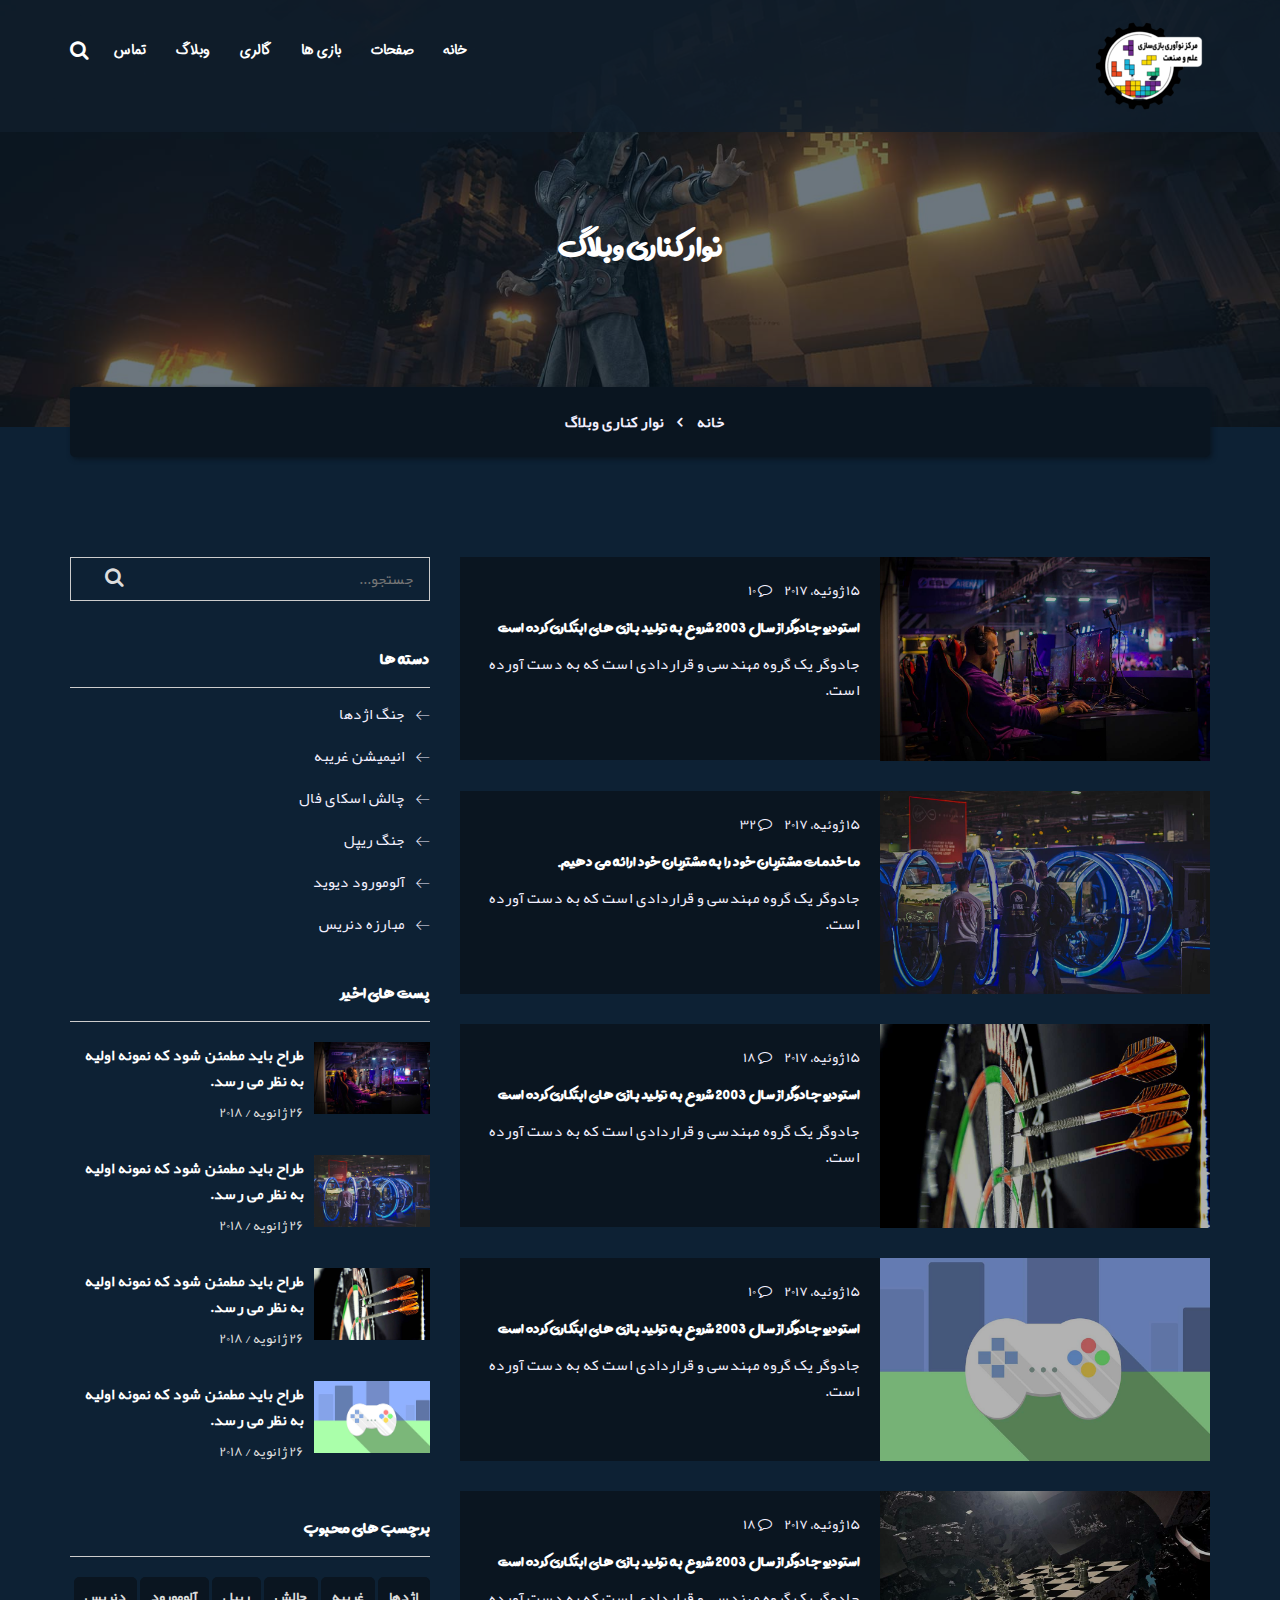
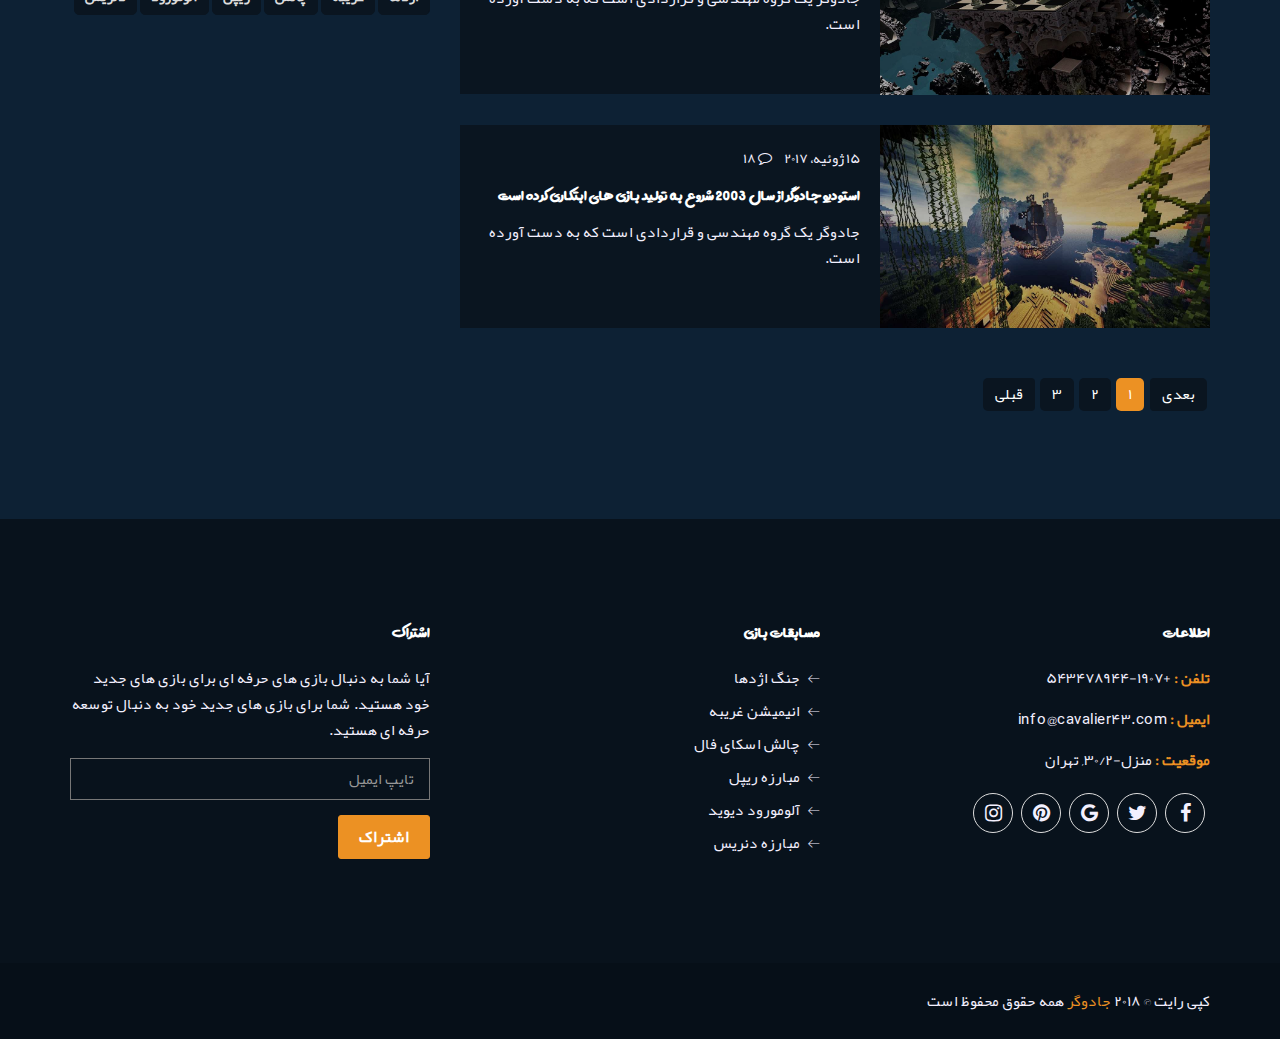
<file: blog-sidebar.html>
<!doctype html>
<html class="no-js" lang="en">

<head>
		<meta charset="utf-8">
		<meta http-equiv="x-ua-compatible" content="ie=edge">
		<title>Blog-sidebar | Cavalier</title>
		<meta name="description" content="">
		<meta name="viewport" content="width=device-width, initial-scale=1">

		<!-- favicon -->		
		<link rel="shortcut icon" type="image/x-icon" href="img/logo/favicon.ico">

		<!-- all css here -->

		<!-- bootstrap v3.3.6 css -->
		<link rel="stylesheet" href="css/bootstrap.min.css">
		<!-- owl.carousel css -->
		<link rel="stylesheet" href="css/owl.carousel.css">
		<link rel="stylesheet" href="css/owl.transitions.css">
        <!-- meanmenu css -->
        <link rel="stylesheet" href="css/meanmenu.min.css">
		<!-- font-awesome css -->
		<link rel="stylesheet" href="css/font-awesome.min.css">
		<link rel="stylesheet" href="css/icon.css">
		<link rel="stylesheet" href="css/flaticon.css">
		<!-- magnific css -->
        <link rel="stylesheet" href="css/magnific.min.css">
		<!-- venobox css -->
		<link rel="stylesheet" href="css/venobox.css">
		<!-- style css -->
		<link rel="stylesheet" href="style.css">
		<!-- responsive css -->
		<link rel="stylesheet" href="css/responsive.css">

		<!-- modernizr css -->
		<script src="js/vendor/modernizr-2.8.3.min.js"></script>
	</head>
		<body>

		<!--[if lt IE 8]>
			<p class="browserupgrade">You are using an <strong>outdated</strong> browser. Please <a href="http://browsehappy.com/">upgrade your browser</a> to improve your experience.</p>
		<![endif]-->

        <div id="preloader"></div>
        <header class="header-one">
            <!-- header-area start -->
            <div id="sticker" class="header-area hidden-xs">
                <div class="container">
                    <div class="row">
                        <!-- logo start -->
                        <div class="col-md-3 col-sm-3">
                            <div class="logo">
                                <!-- Brand -->
                                <a class="navbar-brand page-scroll sticky-logo" href="index-2.html">
                                    <img src="img/logo/logo2.png" alt="">
                                </a>
                            </div>
                        </div>
                        <!-- logo end -->
                        <div class="col-md-9 col-sm-9">
                            <div class="header-right-link">
                                <!-- search option start -->
                                <form action="#">
                                    <div class="search-option">
                                        <input type="text" placeholder="جستجو...">
                                        <button class="button" type="submit"><i class="fa fa-search"></i></button>
                                    </div>
                                    <a class="main-search" href="#"><i class="fa fa-search"></i></a>
                                </form>
                                <!-- search option end -->
                            </div>
                            <!-- mainmenu start -->
                            <nav class="navbar navbar-default">
                                <div class="collapse navbar-collapse" id="navbar-example">
                                    <div class="main-menu">
                                        <ul class="nav navbar-nav navbar-right">
                                            <li><a href="index-2.html">خانه</a></li>
											<li><a class="pagess" href="#">صفحات</a>
												<ul class="sub-menu">
													<li><a href="about.html">درباره ما</a></li>
													<li><a href="team.html">تیم</a></li>
													<li><a href="faq.html">سوالات متداول</a></li>
													<li><a href="error.html">ارور</a></li>
												</ul>
											</li>
											<li><a class="pagess" href="#">بازی ها</a>
												<ul class="sub-menu">
													<li><a href="games.html">همه بازی ها</a></li>
													<li><a href="single-game.html">جزئیات بازی</a></li>
												</ul>
											</li>
											<li><a class="pagess" href="#">گالری</a>
												<ul class="sub-menu">
													<li><a href="gallery-3.html">پروژه 3 ستونه</a></li>
													<li><a href="gallery-4.html">پروژه 4 ستونه</a></li>
												</ul>
											</li>
											<li><a class="pagess" href="#">وبلاگ</a>
												<ul class="sub-menu">
													<li><a href="blog.html">وبلاگ گرید</a></li>
													<li><a href="blog-sidebar.html">نوار کناری وبلاگ</a></li>
													<li><a href="blog-details.html">جزئیات وبلاگ</a></li>
												</ul>
											</li>
											<li><a href="contact.html">تماس</a></li>
                                        </ul>
                                    </div>
                                </div>
                            </nav>
                            <!-- mainmenu end -->
                        </div>
                    </div>
                </div>
            </div>
            <!-- header-area end -->
            <!-- mobile-menu-area start -->
            <div class="mobile-menu-area hidden-lg hidden-md hidden-sm">
                <div class="container">
                    <div class="row">
                        <div class="col-md-12">
                            <div class="mobile-menu">
                                <div class="logo">
                                    <a href="index-2.html"><img src="img/logo/logo2.png" alt="" /></a>
                                </div>
                                <nav id="dropdown">
                                    <ul>
                                        <li><a href="index-2.html">خانه</a></li>
										<li><a class="pagess" href="#">صفحات</a>
											<ul class="sub-menu">
												<li><a href="about.html">درباره ما</a></li>
												<li><a href="team.html">تیم</a></li>
												<li><a href="faq.html">سوالات متداول</a></li>
												<li><a href="error.html">ارور</a></li>
											</ul>
										</li>
										<li><a class="pagess" href="#">بازی ها</a>
											<ul class="sub-menu">
												<li><a href="games.html">همه بازی ها</a></li>
												<li><a href="single-game.html">جزئیات بازی</a></li>
											</ul>
										</li>
										<li><a class="pagess" href="#">گالری</a>
											<ul class="sub-menu">
												<li><a href="gallery-3.html">پروژه 3 ستونه</a></li>
												<li><a href="gallery-4.html">پروژه 4 ستونه</a></li>
											</ul>
										</li>
										<li><a class="pagess" href="#">وبلاگ</a>
											<ul class="sub-menu">
												<li><a href="blog.html">وبلاگ گرید</a></li>
												<li><a href="blog-sidebar.html">نوار کناری وبلاگ</a></li>
												<li><a href="blog-details.html">جزئیات وبلاگ</a></li>
											</ul>
										</li>
										<li><a href="contact.html">تماس</a></li>
                                    </ul>
                                </nav>
                            </div>					
                        </div>
                    </div>
                </div>
            </div>
            <!-- mobile-menu-area end -->		
        </header>
        <!-- header end -->
        <!-- Start breadcumb Area -->
        <div class="page-area">
            <div class="breadcumb-overlay"></div>
            <div class="container">
                <div class="row">
                    <div class="col-md-12 col-sm-12 col-xs-12">
                        <div class="breadcrumb text-center">
                            <div class="section-headline white-headline">
                                <h3>نوار کناری وبلاگ</h3>
                            </div>
                            <ul class="breadcrumb-bg">
                                <li class="home-bread">خانه</li>
                                <li>نوار کناری وبلاگ</li>
                            </ul>
                        </div>
                    </div>
                </div>
            </div>
        </div>
        <!-- End breadcumb Area -->
        <!--Blog Area Start-->
        <div class="blog-side-area bg-color-2 page-padding">
			<div class="container">
				<div class="row">
					<div class="blog-sidebar">
						<div class="col-md-8 col-sm-8 col-xs-12">
							<div class="blog-right-column">
								<div class="single-blog">
									<div class="blog-image">
										<a class="image-scale" href="#">
											<img src="img/blog/b1.jpg" alt="">
										</a>
									</div>
									<div class="blog-content">
										<div class="blog-meta">
											<span class="date-type">
												15 ژوئیه، 2017
											</span>
											<span class="comments-type">
												<i class="fa fa-comment-o"></i>
												10
											</span>
										</div>
										<a href="#">
											<h4>استودیو جادوگر از سال 2003 شروع به تولید بازی های ابتکاری کرده است</h4>
										</a>
										<p>جادوگر یک گروه مهندسی و قراردادی است که به دست آورده است.</p>
									</div>
								</div>
								<!-- End single blog -->
								<div class="single-blog">
								    <div class="blog-image">
										<a class="image-scale" href="#">
											<img src="img/blog/b2.jpg" alt="">
										</a>
									</div>
									<div class="blog-content">
										<div class="blog-meta">
											<span class="date-type">
												15 ژوئیه، 2017
											</span>
											<span class="comments-type">
												<i class="fa fa-comment-o"></i>
												32
											</span>
										</div>
										<a href="#">
											<h4>ما خدمات مشتریان خود را به مشتریان خود ارائه می دهیم.</h4>
										</a>
										<p>جادوگر یک گروه مهندسی و قراردادی است که به دست آورده است.</p>
									</div>
								</div>
								<!-- End single blog -->
								<div class="single-blog">
									<div class="blog-image">
										<a class="image-scale" href="#">
											<img src="img/blog/b3.jpg" alt="">
										</a>
									</div>
									<div class="blog-content">
										<div class="blog-meta">
											<span class="date-type">
												15 ژوئیه، 2017
											</span>
											<span class="comments-type">
												<i class="fa fa-comment-o"></i>
												18
											</span>
										</div>
										<a href="#">
											<h4>استودیو جادوگر از سال 2003 شروع به تولید بازی های ابتکاری کرده است</h4>
										</a>
										<p>جادوگر یک گروه مهندسی و قراردادی است که به دست آورده است.</p>
									</div>
								</div>
								<!-- End single blog -->
								<div class="single-blog">
									<div class="blog-image">
										<a class="image-scale" href="#">
											<img src="img/blog/b4.jpg" alt="">
										</a>
									</div>
									<div class="blog-content">
										<div class="blog-meta">
											<span class="date-type">
												15 ژوئیه، 2017
											</span>
											<span class="comments-type">
												<i class="fa fa-comment-o"></i>
												10
											</span>
										</div>
										<a href="#">
											<h4>استودیو جادوگر از سال 2003 شروع به تولید بازی های ابتکاری کرده است</h4>
										</a>
										<p>جادوگر یک گروه مهندسی و قراردادی است که به دست آورده است.</p>
									</div>
								</div>
								<!-- End single blog -->
								<div class="single-blog">
									<div class="blog-image">
										<a class="image-scale" href="#">
											<img src="img/blog/b5.jpg" alt="">
										</a>
									</div>
									<div class="blog-content">
										<div class="blog-meta">
											<span class="date-type">
												15 ژوئیه، 2017
											</span>
											<span class="comments-type">
												<i class="fa fa-comment-o"></i>
												18
											</span>
										</div>
										<a href="#">
											<h4>استودیو جادوگر از سال 2003 شروع به تولید بازی های ابتکاری کرده است</h4>
										</a>
										<p>جادوگر یک گروه مهندسی و قراردادی است که به دست آورده است.</p>
									</div>
								</div>
								<!-- End single blog -->
								<div class="single-blog">
									<div class="blog-image">
										<a class="image-scale" href="#">
											<img src="img/blog/b6.jpg" alt="">
										</a>
									</div>
									<div class="blog-content">
										<div class="blog-meta">
											<span class="date-type">
												15 ژوئیه، 2017
											</span>
											<span class="comments-type">
												<i class="fa fa-comment-o"></i>
												18
											</span>
										</div>
										<a href="#">
											<h4>استودیو جادوگر از سال 2003 شروع به تولید بازی های ابتکاری کرده است</h4>
										</a>
										<p>جادوگر یک گروه مهندسی و قراردادی است که به دست آورده است.</p>
									</div>
								</div>
							</div>
							<div class="blog-pagination">
							   <ul class="pagination">
								   <li><a href="#">بعدی</a></li>
								   <li class="active"><a href="#">1</a></li>
								   <li><a href="#">2</a></li>
								   <li><a href="#">3</a></li>
								   <li><a href="#">قبلی</a></li>
							   </ul>
							</div>
						</div>
						<!-- End single blog -->
						<!-- Start single blog -->
						<div class="col-md-4 col-sm-4 col-xs-12">
							<div class="left-head-blog">
								<div class="left-blog-page">
									<!-- search option start -->
									<form action="#">
										<div class="blog-search-option">
										<input type="text" placeholder="جستجو...">
										<button class="button" type="submit">
											<i class="fa fa-search"></i>
										</button>
									</div>
								</form>
								<!-- search option end -->
							</div>
							<div class="left-blog-page">
								<div class="left-blog">
									<h4>دسته ها</h4>
									<ul>
										<li><a href="#">جنگ اژدها</a></li>
										<li><a href="#">انیمیشن غریبه</a></li>
										<li><a href="#">چالش اسکای فال</a></li>
										<li><a href="#">جنگ ریپل</a></li>
										<li><a href="#">آلومورود دیوید</a></li>
										<li><a href="#">مبارزه دنریس</a></li>
									</ul>
								</div>
							</div>
							<div class="left-blog-page">
								<!-- recent start -->
								<div class="left-blog">
									<h4>پست های اخیر</h4>
									<div class="recent-post">
										<!-- start single post -->
										<div class="recent-single-post">
											<div class="post-img">
												<a href="#">
													<img src="img/blog/b1.jpg" alt="">
												</a>
											</div>
											<div class="pst-content">
												<p><a href="#">طراح باید مطمئن شود که نمونه اولیه به نظر می رسد.</a></p>
												<span class="date-type">
													26 ژانویه / 2018
												</span>
											</div>
										</div>
										<!-- End single post -->
										<!-- start single post -->
										<div class="recent-single-post">
											<div class="post-img">
												<a href="#">
													<img src="img/blog/b2.jpg" alt="">
												</a>
											</div>
											<div class="pst-content">
												<p><a href="#">طراح باید مطمئن شود که نمونه اولیه به نظر می رسد.</a></p>
												<span class="date-type">
													26 ژانویه / 2018
												</span>
											</div>
										</div>
										<!-- End single post -->
										<!-- start single post -->
										<div class="recent-single-post">
											<div class="post-img">
												<a href="#">
													<img src="img/blog/b3.jpg" alt="">
												</a>
											</div>
											<div class="pst-content">
												<p><a href="#">طراح باید مطمئن شود که نمونه اولیه به نظر می رسد.</a></p>
												<span class="date-type">
													26 ژانویه / 2018
												</span>
											</div>
										</div>
										<!-- End single post -->
										<!-- start single post -->
										<div class="recent-single-post">
											<div class="post-img">
												<a href="#">
													<img src="img/blog/b4.jpg" alt="">
												</a>
											</div>
											<div class="pst-content">
												<p><a href="#">طراح باید مطمئن شود که نمونه اولیه به نظر می رسد.</a></p>
												<span class="date-type">
													26 ژانویه / 2018
												</span>

											</div>
										</div>
										<!-- End single post -->
									</div>
								</div>
								<!-- recent end -->
							</div>
							<div class="left-blog-page">
								<div class="left-tags blog-tags">
									<div class="popular-tag left-side-tags left-blog">
										<h4>برچسب های محبوب</h4>
										<ul>
											<li><a href="#">اژدها</a></li>
											<li><a href="#">غریبه</a></li>
											<li><a href="#">چالش</a></li>
											<li><a href="#">ریپل</a></li>
											<li><a href="#">آلومورود</a></li>
											<li><a href="#">دنریس</a></li>
											</ul>
										</div>
									</div>
								</div>
							</div>
						</div>
						<!-- End single blog -->
					</div>
				</div>
				<!-- End row -->
			</div>
		</div>
		<!--End of Blog Area-->		
        <!-- Start Footer bottom Area -->
        <footer>
            <div class="footer-area">
                <div class="container">
                    <div class="row">
                        <div class="col-md-4 col-sm-5 col-xs-12">
                            <div class="footer-content">
                                <div class="footer-head">
                                    <h4>اطلاعات</h4>
                                    <div class="footer-contacts">
                                        <p><span>تلفن :</span> +1907-543478944</p>
                                        <p><span>ایمیل :</span> info@cavalier43.com</p>
                                        <p><span>موقعیت :</span> منزل-30/2,  تهران</p>
                                    </div>
                                    <div class="footer-icons">
                                        <ul>
                                            <li>
                                                <a href="#">
                                                    <i class="fa fa-facebook"></i>
                                                </a>
                                            </li>
                                            <li>
                                                <a href="#">
                                                    <i class="fa fa-twitter"></i>
                                                </a>
                                            </li>
                                            <li>
                                                <a href="#">
                                                    <i class="fa fa-google"></i>
                                                </a>
                                            </li>
                                            <li>
                                                <a href="#">
                                                    <i class="fa fa-pinterest"></i>
                                                </a>
                                            </li>
                                            <li>
                                                <a href="#">
                                                    <i class="fa fa-instagram"></i>
                                                </a>
                                            </li>
                                        </ul>
                                    </div>
                                    
                                </div>
                            </div>
                        </div>
                        <!-- end single footer -->
                        <div class="col-md-4 col-sm-3 col-xs-12">
                            <div class="footer-content">
                                <div class="footer-head">
                                    <h4>مسابقات بازی</h4>
                                    <div class="footer-services-link">
                                    	<ul class="footer-list">
											<li><a href="#">جنگ اژدها</a></li>
											<li><a href="#">انیمیشن غریبه</a></li>
											<li><a href="#">چالش اسکای فال</a></li>
											<li><a href="#">مبارزه ریپل</a></li>
											<li><a href="#">آلومورود دیوید</a></li>
											<li><a href="#">مبارزه دنریس</a></li>
										</ul>
                                    </div>
                                </div>
                            </div>
                        </div>
                        <!-- end single footer -->
                        <div class="col-md-4 col-sm-4 col-xs-12">
                            <div class="footer-content">
                                <div class="footer-head">
                                    <h4>اشتراک</h4>
                                    <p>
                                        آیا شما به دنبال بازی های حرفه ای برای بازی های جدید خود هستید. شما برای بازی های جدید خود به دنبال توسعه حرفه ای هستید.
                                    </p>
                                    <div class="subs-feilds">
                                        <div class="suscribe-input">
                                            <input type="email" class="email form-control width-80" id="sus_email" placeholder="تایپ ایمیل">
                                            <button type="submit" id="sus_submit" class="add-btn">اشتراک</button>
                                        </div>
                                    </div>
                                </div>
                            </div>
                        </div>
                        <!-- end single footer -->
                    </div>
                </div>
            </div>
            <!-- End footer area -->
            <div class="footer-area-bottom">
                <div class="container">
                    <div class="row">
                        <div class="col-md-6 col-sm-6 col-xs-12">
                            <div class="copyright">
                                <p>
                                    کپی رایت © 2018
                                    <a href="#">جادوگر</a> همه حقوق محفوظ است
                                </p>
                            </div>
                        </div>
                    </div>
                </div>
            </div>
        </footer>
		
		<!-- all js here -->

		<!-- jquery latest version -->
		<script src="js/vendor/jquery-1.12.4.min.js"></script>
		<!-- bootstrap js -->
		<script src="js/bootstrap.min.js"></script>
		<!-- owl.carousel js -->
		<script src="js/owl.carousel.min.js"></script>
		<!-- isotope js -->
        <script src="js/isotope.pkgd.min.js"></script>
		<!-- magnific js -->
        <script src="js/magnific.min.js"></script>
		<!-- venobox js -->
		<script src="js/venobox.min.js"></script>
        <!-- meanmenu js -->
        <script src="js/jquery.meanmenu.js"></script>
		<!-- Form validator js -->
		<script src="js/form-validator.min.js"></script>
		<!-- plugins js -->
		<script src="js/plugins.js"></script>
		<!-- main js -->
		<script src="js/main.js"></script>
	</body>

</html>
</file>
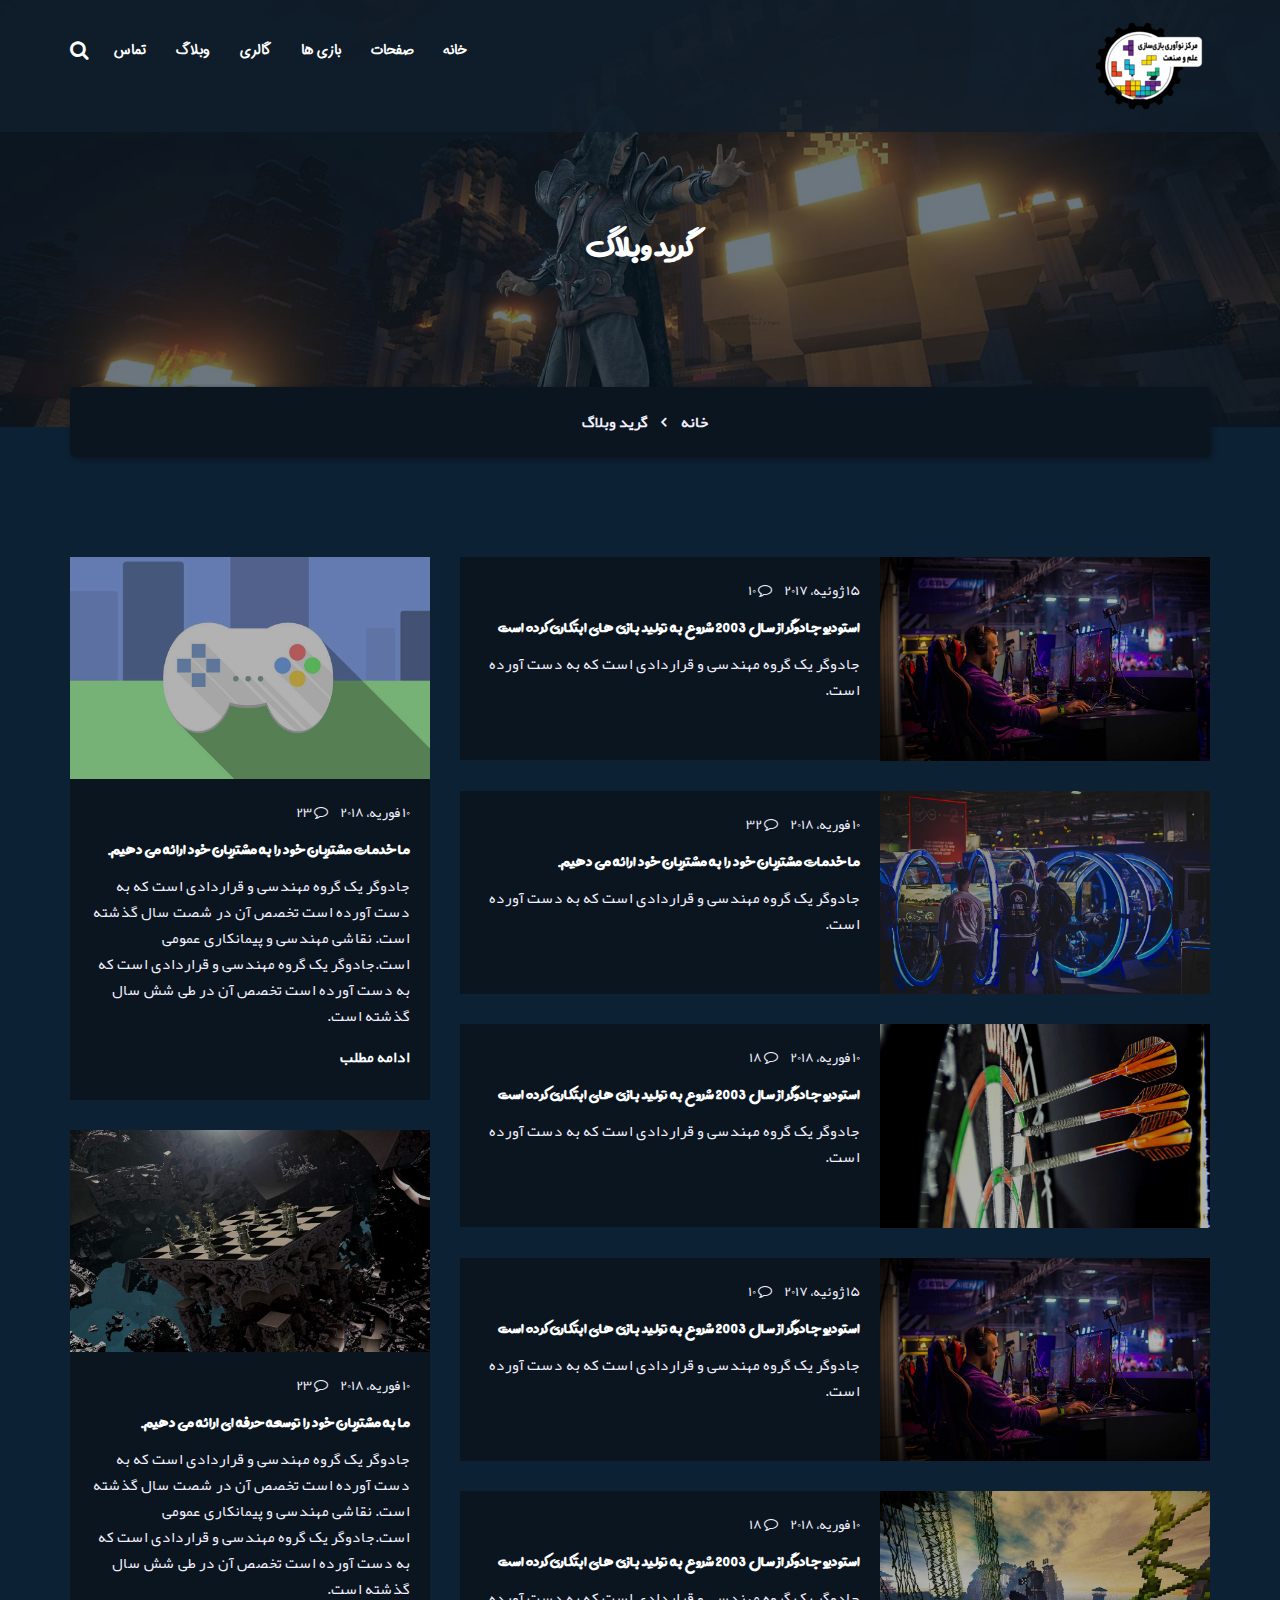
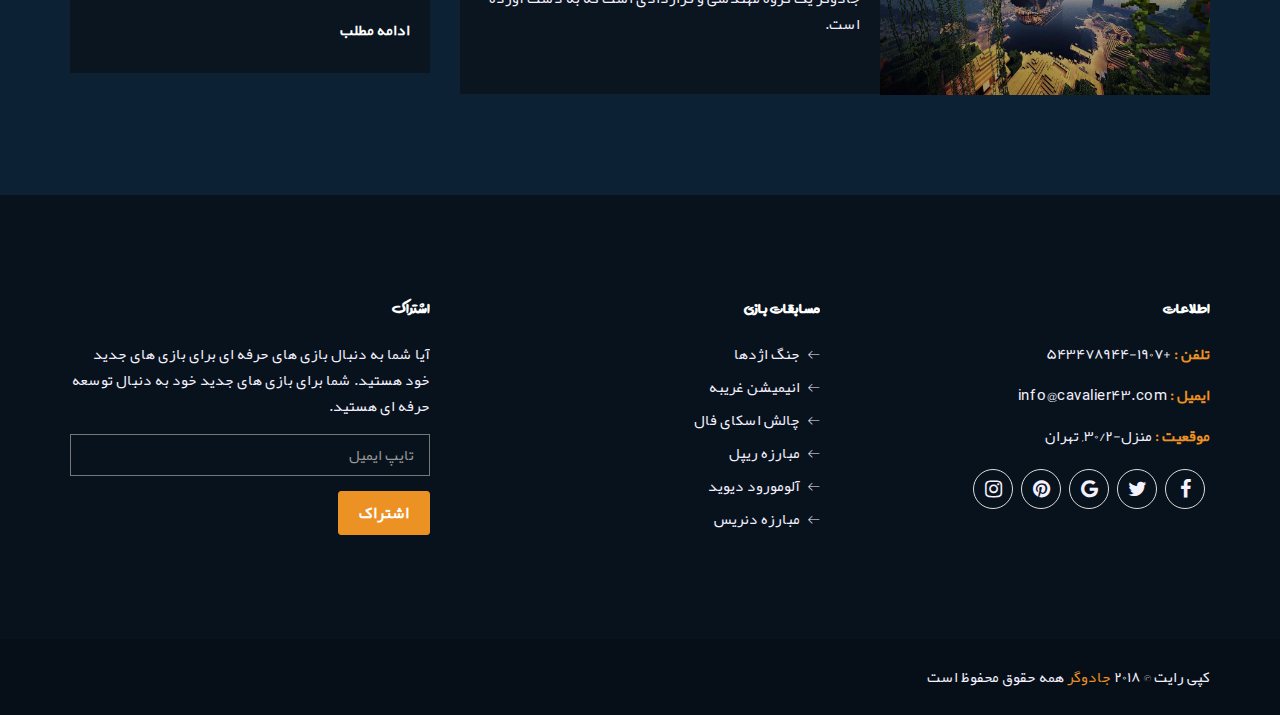
<file: blog.html>
<!doctype html>
<html class="no-js" lang="en">

<head>
		<meta charset="utf-8">
		<meta http-equiv="x-ua-compatible" content="ie=edge">
		<title>Blog-grid | Cavalier</title>
		<meta name="description" content="">
		<meta name="viewport" content="width=device-width, initial-scale=1">

		<!-- favicon -->		
		<link rel="shortcut icon" type="image/x-icon" href="img/logo/favicon.ico">

		<!-- all css here -->

		<!-- bootstrap v3.3.6 css -->
		<link rel="stylesheet" href="css/bootstrap.min.css">
		<!-- owl.carousel css -->
		<link rel="stylesheet" href="css/owl.carousel.css">
		<link rel="stylesheet" href="css/owl.transitions.css">
        <!-- meanmenu css -->
        <link rel="stylesheet" href="css/meanmenu.min.css">
		<!-- font-awesome css -->
		<link rel="stylesheet" href="css/font-awesome.min.css">
		<link rel="stylesheet" href="css/icon.css">
		<link rel="stylesheet" href="css/flaticon.css">
		<!-- magnific css -->
        <link rel="stylesheet" href="css/magnific.min.css">
		<!-- venobox css -->
		<link rel="stylesheet" href="css/venobox.css">
		<!-- style css -->
		<link rel="stylesheet" href="style.css">
		<!-- responsive css -->
		<link rel="stylesheet" href="css/responsive.css">

		<!-- modernizr css -->
		<script src="js/vendor/modernizr-2.8.3.min.js"></script>
	</head>
		<body>

		<!--[if lt IE 8]>
			<p class="browserupgrade">You are using an <strong>outdated</strong> browser. Please <a href="http://browsehappy.com/">upgrade your browser</a> to improve your experience.</p>
		<![endif]-->

        <div id="preloader"></div>
        <header class="header-one">
            <!-- header-area start -->
            <div id="sticker" class="header-area hidden-xs">
                <div class="container">
                    <div class="row">
                        <!-- logo start -->
                        <div class="col-md-3 col-sm-3">
                            <div class="logo">
                                <!-- Brand -->
                                <a class="navbar-brand page-scroll sticky-logo" href="index-2.html">
                                    <img src="img/logo/logo2.png" alt="">
                                </a>
                            </div>
                        </div>
                        <!-- logo end -->
                        <div class="col-md-9 col-sm-9">
                            <div class="header-right-link">
                                <!-- search option start -->
                                <form action="#">
                                    <div class="search-option">
                                        <input type="text" placeholder="جستجو...">
                                        <button class="button" type="submit"><i class="fa fa-search"></i></button>
                                    </div>
                                    <a class="main-search" href="#"><i class="fa fa-search"></i></a>
                                </form>
                                <!-- search option end -->
                            </div>
                            <!-- mainmenu start -->
                            <nav class="navbar navbar-default">
                                <div class="collapse navbar-collapse" id="navbar-example">
                                    <div class="main-menu">
                                        <ul class="nav navbar-nav navbar-right">
                                            <li><a href="index-2.html">خانه</a></li>
											<li><a class="pagess" href="#">صفحات</a>
												<ul class="sub-menu">
													<li><a href="about.html">درباره ما</a></li>
													<li><a href="team.html">تیم</a></li>
													<li><a href="faq.html">سوالات متداول</a></li>
													<li><a href="error.html">ارور</a></li>
												</ul>
											</li>
											<li><a class="pagess" href="#">بازی ها</a>
												<ul class="sub-menu">
													<li><a href="games.html">همه بازی ها</a></li>
													<li><a href="single-game.html">جزئیات بازی</a></li>
												</ul>
											</li>
											<li><a class="pagess" href="#">گالری</a>
												<ul class="sub-menu">
													<li><a href="gallery-3.html">پروژه 3 ستونه</a></li>
													<li><a href="gallery-4.html">پروژه 4 ستونه</a></li>
												</ul>
											</li>
											<li><a class="pagess" href="#">وبلاگ</a>
												<ul class="sub-menu">
													<li><a href="blog.html">وبلاگ گرید</a></li>
													<li><a href="blog-sidebar.html">نوار کناری وبلاگ</a></li>
													<li><a href="blog-details.html">جزئیات وبلاگ</a></li>
												</ul>
											</li>
											<li><a href="contact.html">تماس</a></li>
                                        </ul>
                                    </div>
                                </div>
                            </nav>
                            <!-- mainmenu end -->
                        </div>
                    </div>
                </div>
            </div>
            <!-- header-area end -->
            <!-- mobile-menu-area start -->
            <div class="mobile-menu-area hidden-lg hidden-md hidden-sm">
                <div class="container">
                    <div class="row">
                        <div class="col-md-12">
                            <div class="mobile-menu">
                                <div class="logo">
                                    <a href="index-2.html"><img src="img/logo/logo2.png" alt="" /></a>
                                </div>
                                <nav id="dropdown">
                                    <ul>
                                        <li><a href="index-2.html">خانه</a></li>
										<li><a class="pagess" href="#">صفحات</a>
											<ul class="sub-menu">
												<li><a href="about.html">درباره ما</a></li>
												<li><a href="team.html">تیم</a></li>
												<li><a href="faq.html">سوالات متداول</a></li>
												<li><a href="error.html">ارور</a></li>
											</ul>
										</li>
										<li><a class="pagess" href="#">بازی ها</a>
											<ul class="sub-menu">
												<li><a href="games.html">همه بازی ها</a></li>
												<li><a href="single-game.html">جزئیات بازی</a></li>
											</ul>
										</li>
										<li><a class="pagess" href="#">گالری</a>
											<ul class="sub-menu">
												<li><a href="gallery-3.html">پروژه 3 ستونه</a></li>
												<li><a href="gallery-4.html">پروژه 4 ستونه</a></li>
											</ul>
										</li>
										<li><a class="pagess" href="#">وبلاگ</a>
											<ul class="sub-menu">
												<li><a href="blog.html">وبلاگ گرید</a></li>
												<li><a href="blog-sidebar.html">نوار کناری وبلاگ</a></li>
												<li><a href="blog-details.html">جزئیات وبلاگ</a></li>
											</ul>
										</li>
										<li><a href="contact.html">تماس</a></li>
                                    </ul>
                                </nav>
                            </div>					
                        </div>
                    </div>
                </div>
            </div>
            <!-- mobile-menu-area end -->		
        </header>
        <!-- header end -->
        <!-- Start breadcumb Area -->
        <div class="page-area">
            <div class="breadcumb-overlay"></div>
            <div class="container">
                <div class="row">
                    <div class="col-md-12 col-sm-12 col-xs-12">
                        <div class="breadcrumb text-center">
                            <div class="section-headline white-headline">
                                <h3>گرید وبلاگ</h3>
                            </div>
                            <ul class="breadcrumb-bg">
                                <li class="home-bread">خانه</li>
                                <li>گرید وبلاگ</li>
                            </ul>
                        </div>
                    </div>
                </div>
            </div>
        </div>
        <!-- End breadcumb Area -->
        <!--Blog Area Start-->
        <div class="blog-area bg-color-2 page-padding">
			<div class="container">
				<div class="row">
					<div class="blog-grid">
						<div class="col-md-8 col-sm-12 col-xs-12">
							<div class="blog-right-column">
								<div class="single-blog">
									<div class="blog-image">
										<a class="image-scale" href="#">
											<img src="img/blog/b1.jpg" alt="">
										</a>
									</div>
									<div class="blog-content">
										<div class="blog-meta">
											<span class="date-type">
												15 ژوئیه، 2017
											</span>
											<span class="comments-type">
												<i class="fa fa-comment-o"></i>
												10
											</span>
										</div>
										<a href="#">
											<h4>استودیو جادوگر از سال 2003 شروع به تولید بازی های ابتکاری کرده است</h4>
										</a>
										<p>جادوگر یک گروه مهندسی و قراردادی است که به دست آورده است.</p>
									</div>
								</div>
								<!-- End single blog -->
								<div class="single-blog">
								    <div class="blog-image">
										<a class="image-scale" href="#">
											<img src="img/blog/b2.jpg" alt="">
										</a>
									</div>
									<div class="blog-content">
										<div class="blog-meta">
											<span class="date-type">
												10 فوریه، 2018
											</span>
											<span class="comments-type">
												<i class="fa fa-comment-o"></i>
												32
											</span>
										</div>
										<a href="#">
											<h4>ما خدمات مشتریان خود را به مشتریان خود ارائه می دهیم.</h4>
										</a>
										<p>جادوگر یک گروه مهندسی و قراردادی است که به دست آورده است.</p>
									</div>
								</div>
								<!-- End single blog -->
								<div class="single-blog">
									<div class="blog-image">
										<a class="image-scale" href="#">
											<img src="img/blog/b3.jpg" alt="">
										</a>
									</div>
									<div class="blog-content">
										<div class="blog-meta">
											<span class="date-type">
												10 فوریه، 2018
											</span>
											<span class="comments-type">
												<i class="fa fa-comment-o"></i>
												18
											</span>
										</div>
										<a href="#">
											<h4>استودیو جادوگر از سال 2003 شروع به تولید بازی های ابتکاری کرده است</h4>
										</a>
										<p>جادوگر یک گروه مهندسی و قراردادی است که به دست آورده است.</p>
									</div>
								</div>
								<!-- End single blog -->
								<div class="single-blog">
									<div class="blog-image">
										<a class="image-scale" href="#">
											<img src="img/blog/b1.jpg" alt="">
										</a>
									</div>
									<div class="blog-content">
										<div class="blog-meta">
											<span class="date-type">
												15 ژوئیه، 2017
											</span>
											<span class="comments-type">
												<i class="fa fa-comment-o"></i>
												10
											</span>
										</div>
										<a href="#">
											<h4>استودیو جادوگر از سال 2003 شروع به تولید بازی های ابتکاری کرده است</h4>
										</a>
										<p>جادوگر یک گروه مهندسی و قراردادی است که به دست آورده است.</p>
									</div>
								</div>
								<!-- End single blog -->
								<div class="single-blog">
									<div class="blog-image">
										<a class="image-scale" href="#">
											<img src="img/blog/b6.jpg" alt="">
										</a>
									</div>
									<div class="blog-content">
										<div class="blog-meta">
											<span class="date-type">
												10 فوریه، 2018
											</span>
											<span class="comments-type">
												<i class="fa fa-comment-o"></i>
												18
											</span>
										</div>
										<a href="#">
											<h4>استودیو جادوگر از سال 2003 شروع به تولید بازی های ابتکاری کرده است</h4>
										</a>
										<p>جادوگر یک گروه مهندسی و قراردادی است که به دست آورده است.</p>
									</div>
								</div>
							</div>
						</div>
						<!-- End single blog -->
						<!-- Start single blog -->
						<div class="col-md-4 col-sm-12 col-xs-12">
							<div class="single-blog">
								<div class="blog-image">
									<a class="image-scale" href="#">
										<img src="img/blog/b4.jpg" alt="">
									</a>
								</div>
								<div class="blog-content">
								    <div class="blog-meta">
										<span class="date-type">
											10 فوریه، 2018
										</span>
										<span class="comments-type">
											<i class="fa fa-comment-o"></i>
											23
										</span>
									</div>
									<a href="#">
										<h4>ما خدمات مشتریان خود را به مشتریان خود ارائه می دهیم.</h4>
									</a>
									<p>جادوگر یک گروه مهندسی و قراردادی است که به دست آورده است تخصص آن در شصت سال گذشته است. نقاشی مهندسی و پیمانکاری عمومی است.جادوگر یک گروه مهندسی و قراردادی است که به دست آورده است تخصص آن در طی شش سال گذشته است.</p>
									<a class="read-more" href="#"> ادامه مطلب</a>
								</div>
							</div>
							<!-- End single blog -->
							<div class="single-blog">
								<div class="blog-image">
									<a class="image-scale" href="#">
										<img src="img/blog/b5.jpg" alt="">
									</a>
								</div>
								<div class="blog-content">
								    <div class="blog-meta">
										<span class="date-type">
											10 فوریه، 2018
										</span>
										<span class="comments-type">
											<i class="fa fa-comment-o"></i>
											23
										</span>
									</div>
									<a href="#">
										<h4>ما به مشتریان خود را توسعه حرفه ای ارائه می دهیم.</h4>
									</a>
									<p>جادوگر یک گروه مهندسی و قراردادی است که به دست آورده است تخصص آن در شصت سال گذشته است. نقاشی مهندسی و پیمانکاری عمومی است.جادوگر یک گروه مهندسی و قراردادی است که به دست آورده است تخصص آن در طی شش سال گذشته است.</p>
									<a class="read-more" href="#"> ادامه مطلب</a>
								</div>
							</div>
						</div>
						<!-- End single blog -->
					</div>
				</div>
				<!-- End row -->
			</div>
		</div>
		<!--End of Blog Area-->		
        <!-- Start Footer bottom Area -->
        <footer>
            <div class="footer-area">
                <div class="container">
                    <div class="row">
                        <div class="col-md-4 col-sm-5 col-xs-12">
                            <div class="footer-content">
                                <div class="footer-head">
                                    <h4>اطلاعات</h4>
                                    <div class="footer-contacts">
                                        <p><span>تلفن :</span> +1907-543478944</p>
                                        <p><span>ایمیل :</span> info@cavalier43.com</p>
                                        <p><span>موقعیت :</span> منزل-30/2,  تهران</p>
                                    </div>
                                    <div class="footer-icons">
                                        <ul>
                                            <li>
                                                <a href="#">
                                                    <i class="fa fa-facebook"></i>
                                                </a>
                                            </li>
                                            <li>
                                                <a href="#">
                                                    <i class="fa fa-twitter"></i>
                                                </a>
                                            </li>
                                            <li>
                                                <a href="#">
                                                    <i class="fa fa-google"></i>
                                                </a>
                                            </li>
                                            <li>
                                                <a href="#">
                                                    <i class="fa fa-pinterest"></i>
                                                </a>
                                            </li>
                                            <li>
                                                <a href="#">
                                                    <i class="fa fa-instagram"></i>
                                                </a>
                                            </li>
                                        </ul>
                                    </div>
                                    
                                </div>
                            </div>
                        </div>
                        <!-- end single footer -->
                        <div class="col-md-4 col-sm-3 col-xs-12">
                            <div class="footer-content">
                                <div class="footer-head">
                                    <h4>مسابقات بازی</h4>
                                    <div class="footer-services-link">
                                    	<ul class="footer-list">
											<li><a href="#">جنگ اژدها</a></li>
											<li><a href="#">انیمیشن غریبه</a></li>
											<li><a href="#">چالش اسکای فال</a></li>
											<li><a href="#">مبارزه ریپل</a></li>
											<li><a href="#">آلومورود دیوید</a></li>
											<li><a href="#">مبارزه دنریس</a></li>
										</ul>
                                    </div>
                                </div>
                            </div>
                        </div>
                        <!-- end single footer -->
                        <div class="col-md-4 col-sm-4 col-xs-12">
                            <div class="footer-content">
                                <div class="footer-head">
                                    <h4>اشتراک</h4>
                                    <p>
                                        آیا شما به دنبال بازی های حرفه ای برای بازی های جدید خود هستید. شما برای بازی های جدید خود به دنبال توسعه حرفه ای هستید.
                                    </p>
                                    <div class="subs-feilds">
                                        <div class="suscribe-input">
                                            <input type="email" class="email form-control width-80" id="sus_email" placeholder="تایپ ایمیل">
                                            <button type="submit" id="sus_submit" class="add-btn">اشتراک</button>
                                        </div>
                                    </div>
                                </div>
                            </div>
                        </div>
                        <!-- end single footer -->
                    </div>
                </div>
            </div>
            <!-- End footer area -->
            <div class="footer-area-bottom">
                <div class="container">
                    <div class="row">
                        <div class="col-md-6 col-sm-6 col-xs-12">
                            <div class="copyright">
                                <p>
                                    کپی رایت © 2018
                                    <a href="#">جادوگر</a> همه حقوق محفوظ است
                                </p>
                            </div>
                        </div>
                    </div>
                </div>
            </div>
        </footer>
		
		<!-- all js here -->

		<!-- jquery latest version -->
		<script src="js/vendor/jquery-1.12.4.min.js"></script>
		<!-- bootstrap js -->
		<script src="js/bootstrap.min.js"></script>
		<!-- owl.carousel js -->
		<script src="js/owl.carousel.min.js"></script>
		<!-- isotope js -->
        <script src="js/isotope.pkgd.min.js"></script>
		<!-- magnific js -->
        <script src="js/magnific.min.js"></script>
		<!-- venobox js -->
		<script src="js/venobox.min.js"></script>
        <!-- meanmenu js -->
        <script src="js/jquery.meanmenu.js"></script>
		<!-- Form validator js -->
		<script src="js/form-validator.min.js"></script>
		<!-- plugins js -->
		<script src="js/plugins.js"></script>
		<!-- main js -->
		<script src="js/main.js"></script>
	</body>

</html>
</file>
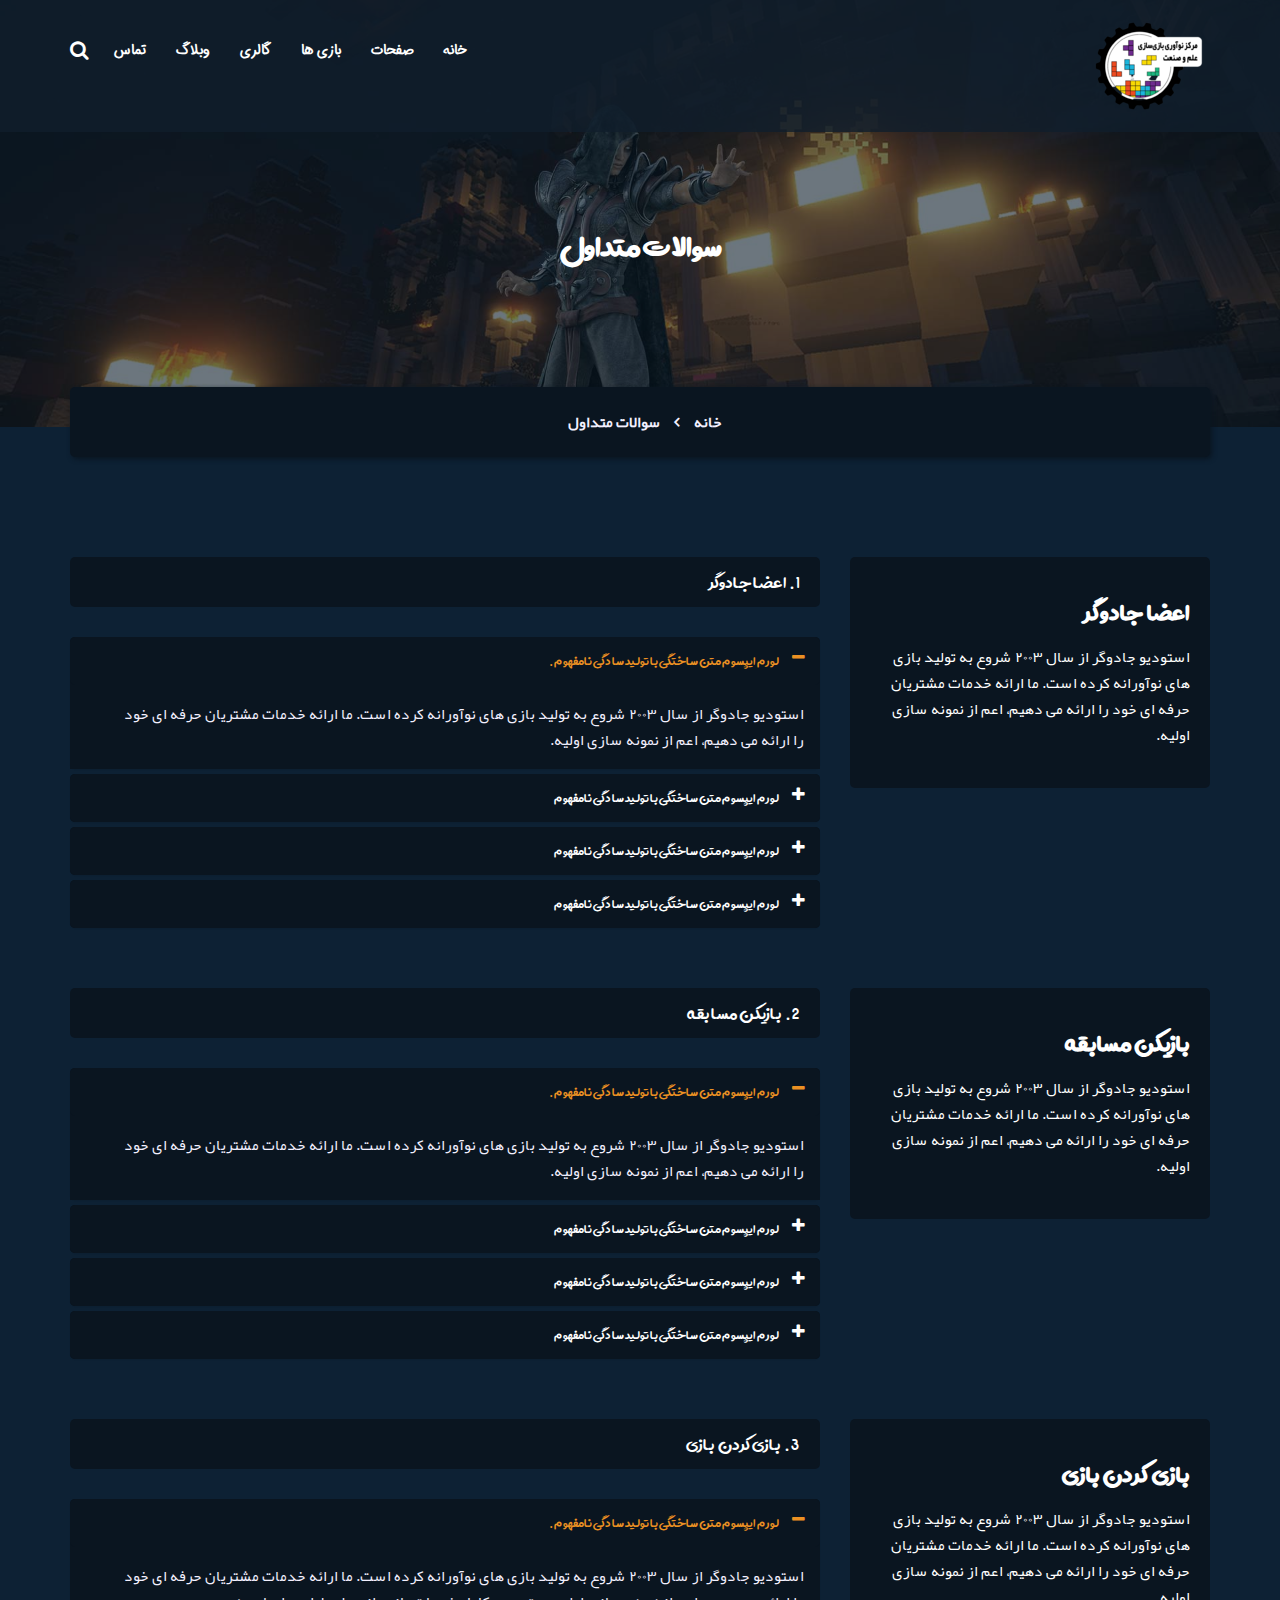
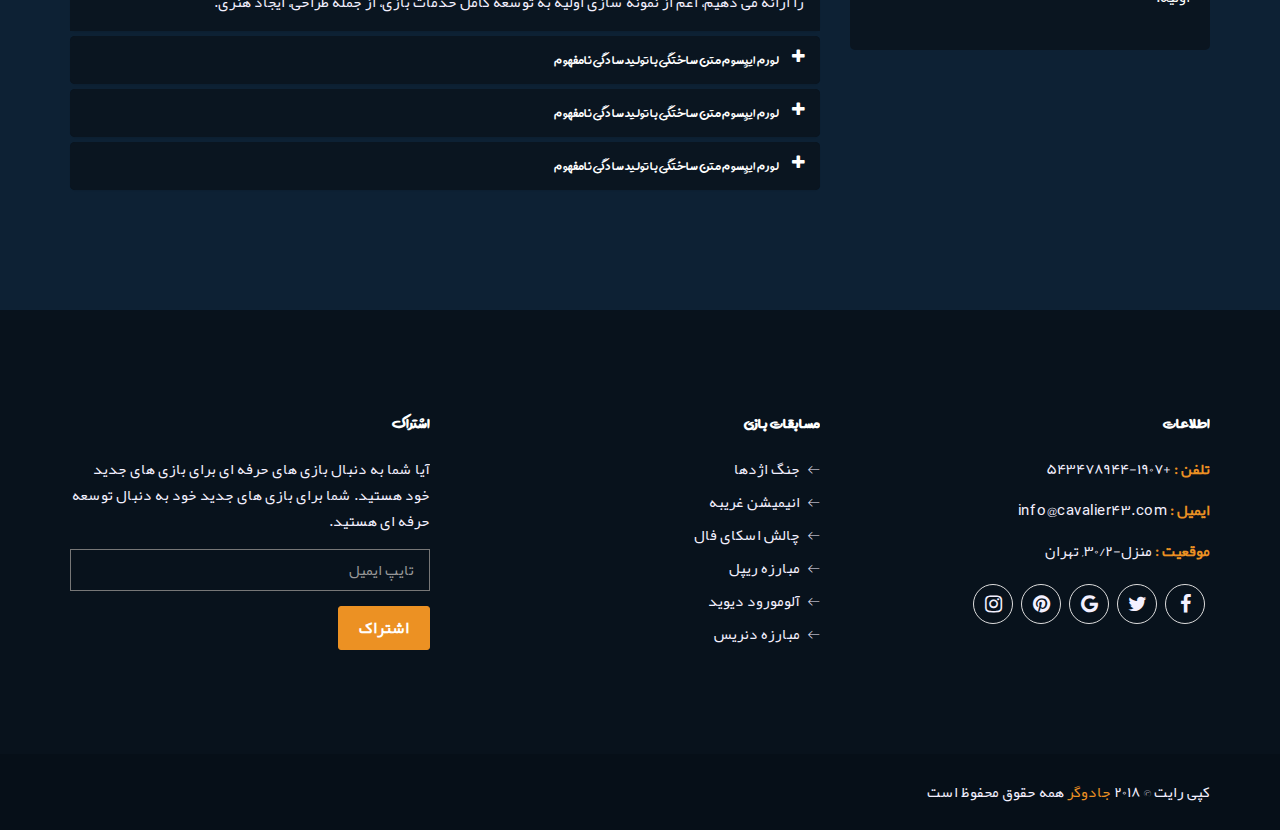
<file: faq.html>
<!doctype html>
<html class="no-js" lang="en">

<head>
		<meta charset="utf-8">
		<meta http-equiv="x-ua-compatible" content="ie=edge">
		<title>Faq | Cavalier</title>
		<meta name="description" content="">
		<meta name="viewport" content="width=device-width, initial-scale=1">

		<!-- favicon -->		
		<link rel="shortcut icon" type="image/x-icon" href="img/logo/favicon.ico">

		<!-- all css here -->

		<!-- bootstrap v3.3.6 css -->
		<link rel="stylesheet" href="css/bootstrap.min.css">
		<!-- owl.carousel css -->
		<link rel="stylesheet" href="css/owl.carousel.css">
		<link rel="stylesheet" href="css/owl.transitions.css">
        <!-- meanmenu css -->
        <link rel="stylesheet" href="css/meanmenu.min.css">
		<!-- font-awesome css -->
		<link rel="stylesheet" href="css/font-awesome.min.css">
		<link rel="stylesheet" href="css/icon.css">
		<link rel="stylesheet" href="css/flaticon.css">
		<!-- magnific css -->
        <link rel="stylesheet" href="css/magnific.min.css">
		<!-- venobox css -->
		<link rel="stylesheet" href="css/venobox.css">
		<!-- style css -->
		<link rel="stylesheet" href="style.css">
		<!-- responsive css -->
		<link rel="stylesheet" href="css/responsive.css">

		<!-- modernizr css -->
		<script src="js/vendor/modernizr-2.8.3.min.js"></script>
	</head>
		<body>

		<!--[if lt IE 8]>
			<p class="browserupgrade">You are using an <strong>outdated</strong> browser. Please <a href="http://browsehappy.com/">upgrade your browser</a> to improve your experience.</p>
		<![endif]-->

        <div id="preloader"></div>
        <header class="header-one">
            <!-- header-area start -->
            <div id="sticker" class="header-area hidden-xs">
                <div class="container">
                    <div class="row">
                        <!-- logo start -->
                        <div class="col-md-3 col-sm-3">
                            <div class="logo">
                                <!-- Brand -->
                                <a class="navbar-brand page-scroll sticky-logo" href="index-2.html">
                                    <img src="img/logo/logo2.png" alt="">
                                </a>
                            </div>
                        </div>
                        <!-- logo end -->
                        <div class="col-md-9 col-sm-9">
                            <div class="header-right-link">
                                <!-- search option start -->
                                <form action="#">
                                    <div class="search-option">
                                        <input type="text" placeholder="جستجو...">
                                        <button class="button" type="submit"><i class="fa fa-search"></i></button>
                                    </div>
                                    <a class="main-search" href="#"><i class="fa fa-search"></i></a>
                                </form>
                                <!-- search option end -->
                            </div>
                            <!-- mainmenu start -->
                            <nav class="navbar navbar-default">
                                <div class="collapse navbar-collapse" id="navbar-example">
                                    <div class="main-menu">
                                        <ul class="nav navbar-nav navbar-right">
                                            <li><a href="index-2.html">خانه</a></li>
											<li><a class="pagess" href="#">صفحات</a>
												<ul class="sub-menu">
													<li><a href="about.html">درباره ما</a></li>
													<li><a href="team.html">تیم</a></li>
													<li><a href="faq.html">سوالات متداول</a></li>
													<li><a href="error.html">ارور</a></li>
												</ul>
											</li>
											<li><a class="pagess" href="#">بازی ها</a>
												<ul class="sub-menu">
													<li><a href="games.html">همه بازی ها</a></li>
													<li><a href="single-game.html">جزئیات بازی</a></li>
												</ul>
											</li>
											<li><a class="pagess" href="#">گالری</a>
												<ul class="sub-menu">
													<li><a href="gallery-3.html">پروژه 3 ستونه</a></li>
													<li><a href="gallery-4.html">پروژه 4 ستونه</a></li>
												</ul>
											</li>
											<li><a class="pagess" href="#">وبلاگ</a>
												<ul class="sub-menu">
													<li><a href="blog.html">وبلاگ گرید</a></li>
													<li><a href="blog-sidebar.html">نوار کناری وبلاگ</a></li>
													<li><a href="blog-details.html">جزئیات وبلاگ</a></li>
												</ul>
											</li>
											<li><a href="contact.html">تماس</a></li>
                                        </ul>
                                    </div>
                                </div>
                            </nav>
                            <!-- mainmenu end -->
                        </div>
                    </div>
                </div>
            </div>
            <!-- header-area end -->
            <!-- mobile-menu-area start -->
            <div class="mobile-menu-area hidden-lg hidden-md hidden-sm">
                <div class="container">
                    <div class="row">
                        <div class="col-md-12">
                            <div class="mobile-menu">
                                <div class="logo">
                                    <a href="index-2.html"><img src="img/logo/logo2.png" alt="" /></a>
                                </div>
                                <nav id="dropdown">
                                    <ul>
                                        <li><a href="index-2.html">خانه</a></li>
										<li><a class="pagess" href="#">صفحات</a>
											<ul class="sub-menu">
												<li><a href="about.html">درباره ما</a></li>
												<li><a href="team.html">تیم</a></li>
												<li><a href="faq.html">سوالات متداول</a></li>
												<li><a href="error.html">ارور</a></li>
											</ul>
										</li>
										<li><a class="pagess" href="#">بازی ها</a>
											<ul class="sub-menu">
												<li><a href="games.html">همه بازی ها</a></li>
												<li><a href="single-game.html">جزئیات بازی</a></li>
											</ul>
										</li>
										<li><a class="pagess" href="#">گالری</a>
											<ul class="sub-menu">
												<li><a href="gallery-3.html">پروژه 3 ستونه</a></li>
												<li><a href="gallery-4.html">پروژه 4 ستونه</a></li>
											</ul>
										</li>
										<li><a class="pagess" href="#">وبلاگ</a>
											<ul class="sub-menu">
												<li><a href="blog.html">وبلاگ گرید</a></li>
												<li><a href="blog-sidebar.html">نوار کناری وبلاگ</a></li>
												<li><a href="blog-details.html">جزئیات وبلاگ</a></li>
											</ul>
										</li>
										<li><a href="contact.html">تماس</a></li>
                                    </ul>
                                </nav>
                            </div>					
                        </div>
                    </div>
                </div>
            </div>
            <!-- mobile-menu-area end -->		
        </header>
        <!-- header end -->
        <!-- Start breadcumb Area -->
        <div class="page-area">
            <div class="breadcumb-overlay"></div>
            <div class="container">
                <div class="row">
                    <div class="col-md-12 col-sm-12 col-xs-12">
                        <div class="breadcrumb text-center">
                            <div class="section-headline white-headline">
                                <h3>سوالات متداول</h3>
                            </div>
                            <ul class="breadcrumb-bg">
                                <li class="home-bread">خانه</li>
                                <li>سوالات متداول</li>
                            </ul>
                        </div>
                    </div>
                </div>
            </div>
        </div>
        <!-- End breadcumb Area -->
        <!-- Start FAQ -->
        <div class="faq-page bg-color-2 page-padding">
            <div class="container ">
                <div class="row">
                    <div class="col-md-4 col-sm-4 col-xs-12">
                        <div class="business-faq">
                            <h3>اعضا جادوگر </h3>
                            <p>استودیو جادوگر از سال 2003 شروع به تولید بازی های نوآورانه کرده است. ما ارائه خدمات مشتریان حرفه ای خود را ارائه می دهیم، اعم از نمونه سازی اولیه.</p>
                        </div>
                    </div>
                    <!-- Start FAQ Start -->
                    <div class="col-md-8 col-sm-8 col-xs-12">
                        <div class="faq-full">
                            <div class="single-faq ">
                                <h4> 1. اعضا جادوگر</h4>
                            </div>
                            <div class="faq-details">
                                <div class="panel-group" id="accordion">
                                    <!-- Panel Default -->
                                    <div class="panel panel-default">
                                        <div class="panel-heading">
                                            <h4 class="check-title">
                                                <a data-toggle="collapse" class="active" data-parent="#accordion" href="#check1">
                                                    <span class="acc-icons"></span>لورم ایپسوم متن ساختگی با تولید سادگی نامفهوم.
                                                </a>
                                            </h4>
                                        </div>
                                        <div id="check1" class="panel-collapse collapse in">
                                            <div class="panel-body">
                                                <p>
                                                    استودیو جادوگر از سال 2003 شروع به تولید بازی های نوآورانه کرده است. ما ارائه خدمات مشتریان حرفه ای خود را ارائه می دهیم، اعم از نمونه سازی اولیه. 
                                                </p>		
                                            </div>
                                        </div>
                                    </div>
                                    <!-- End Panel Default -->
                                    <!-- Panel Default -->
                                    <div class="panel panel-default">
                                        <div class="panel-heading">
                                            <h4 class="check-title">
                                                <a data-toggle="collapse" data-parent="#accordion" href="#check2">
                                                    <span class="acc-icons"></span> لورم ایپسوم متن ساختگی با تولید سادگی نامفهوم
                                                </a>
                                            </h4>
                                        </div>
                                        <div id="check2" class="panel-collapse collapse">
                                            <div class="panel-body">
                                                <p>
                                                    استودیو جادوگر از سال 2003 شروع به تولید بازی های نوآورانه کرده است. ما ارائه خدمات مشتریان حرفه ای خود را ارائه می دهیم، اعم از نمونه سازی اولیه. 
                                                </p>										
                                            </div>
                                        </div>
                                    </div>
                                    <!-- End Panel Default -->
                                    <!-- Panel Default -->
                                    <div class="panel panel-default">
                                        <div class="panel-heading">
                                            <h4 class="check-title">
                                                <a data-toggle="collapse" data-parent="#accordion" href="#check3">
                                                    <span class="acc-icons"></span>لورم ایپسوم متن ساختگی با تولید سادگی نامفهوم
                                                </a>
                                            </h4>
                                        </div>
                                        <div id="check3" class="panel-collapse collapse ">
                                            <div class="panel-body">
                                                <p>
                                                    استودیو جادوگر از سال 2003 شروع به تولید بازی های نوآورانه کرده است. ما ارائه خدمات مشتریان حرفه ای خود را ارائه می دهیم، اعم از نمونه سازی اولیه.
                                                </p>	
                                            </div>
                                        </div>
                                    </div>
                                    <!-- End Panel Default -->
                                    <!-- Panel Default -->
                                    <div class="panel panel-default">
                                        <div class="panel-heading">
                                            <h4 class="check-title">
                                                <a data-toggle="collapse" data-parent="#accordion" href="#check4">
                                                    <span class="acc-icons"></span>لورم ایپسوم متن ساختگی با تولید سادگی نامفهوم
                                                </a>
                                            </h4>
                                        </div>
                                        <div id="check4" class="panel-collapse collapse">
                                            <div class="panel-body">
                                                <p>
                                                    استودیو جادوگر از سال 2003 شروع به تولید بازی های نوآورانه کرده است. ما ارائه خدمات مشتریان حرفه ای خود را ارائه می دهیم، اعم از نمونه سازی اولیه. 
                                                </p>	
                                            </div>
                                        </div>
                                    </div>
                                    <!-- End Panel Default -->														
                                </div>
                            </div>
                            <!-- End FAQ -->
                        </div>
                    </div>
                </div>
                <div class="row">
                    <div class="col-md-4 col-sm-4 col-xs-12">
                        <div class="business-faq">
                            <h3>بازیکن مسابقه</h3>
                            <p>استودیو جادوگر از سال 2003 شروع به تولید بازی های نوآورانه کرده است. ما ارائه خدمات مشتریان حرفه ای خود را ارائه می دهیم، اعم از نمونه سازی اولیه.</p>
                        </div>
                    </div>
                    <!-- Start FAQ Start -->
                    <div class="col-md-8 col-sm-8 col-xs-12">
                        <!-- End FAQ full -->
                        <div class="faq-full">
                            <div class="single-faq ">
                                <h4> 2. بازیکن مسابقه</h4>
                            </div>
                            <div class="faq-details">
                                <div class="panel-group" id="accordion1">
                                    <!-- Panel Default -->
                                    <div class="panel panel-default">
                                        <div class="panel-heading">
                                            <h4 class="check-title">
                                                <a data-toggle="collapse" class="active" data-parent="#accordion1" href="#check5">
                                                    <span class="acc-icons"></span>لورم ایپسوم متن ساختگی با تولید سادگی نامفهوم.
                                                </a>
                                            </h4>
                                        </div>
                                        <div id="check5" class="panel-collapse collapse in">
                                            <div class="panel-body">
                                                <p>
                                                    استودیو جادوگر از سال 2003 شروع به تولید بازی های نوآورانه کرده است. ما ارائه خدمات مشتریان حرفه ای خود را ارائه می دهیم، اعم از نمونه سازی اولیه.
                                                </p>		
                                            </div>
                                        </div>
                                    </div>
                                    <!-- End Panel Default -->
                                    <!-- Panel Default -->
                                    <div class="panel panel-default">
                                        <div class="panel-heading">
                                            <h4 class="check-title">
                                                <a data-toggle="collapse" data-parent="#accordion1" href="#check6">
                                                    <span class="acc-icons"></span> لورم ایپسوم متن ساختگی با تولید سادگی نامفهوم
                                                </a>
                                            </h4>
                                        </div>
                                        <div id="check6" class="panel-collapse collapse">
                                            <div class="panel-body">
                                                <p>
                                                    استودیو جادوگر از سال 2003 شروع به تولید بازی های نوآورانه کرده است. ما ارائه خدمات مشتریان حرفه ای خود را ارائه می دهیم، اعم از نمونه سازی اولیه به توسعه کامل خدمات بازی، از جمله طراحی، ایجاد هنری.
                                                </p>										
                                            </div>
                                        </div>
                                    </div>
                                    <!-- End Panel Default -->
                                    <!-- Panel Default -->
                                    <div class="panel panel-default">
                                        <div class="panel-heading">
                                            <h4 class="check-title">
                                                <a data-toggle="collapse" data-parent="#accordion1" href="#check7">
                                                    <span class="acc-icons"></span>لورم ایپسوم متن ساختگی با تولید سادگی نامفهوم
                                                </a>
                                            </h4>
                                        </div>
                                        <div id="check7" class="panel-collapse collapse ">
                                            <div class="panel-body">
                                                <p>
                                                    استودیو جادوگر از سال 2003 شروع به تولید بازی های نوآورانه کرده است. ما ارائه خدمات مشتریان حرفه ای خود را ارائه می دهیم، اعم از نمونه سازی اولیه.
                                                </p>	
                                            </div>
                                        </div>
                                    </div>
                                    <!-- End Panel Default -->
                                    <!-- Panel Default -->
                                    <div class="panel panel-default">
                                        <div class="panel-heading">
                                            <h4 class="check-title">
                                                <a data-toggle="collapse" data-parent="#accordion1" href="#check8">
                                                    <span class="acc-icons"></span>لورم ایپسوم متن ساختگی با تولید سادگی نامفهوم
                                                </a>
                                            </h4>
                                        </div>
                                        <div id="check8" class="panel-collapse collapse">
                                            <div class="panel-body">
                                                <p>
                                                    استودیو جادوگر از سال 2003 شروع به تولید بازی های نوآورانه کرده است. ما ارائه خدمات مشتریان حرفه ای خود را ارائه می دهیم، اعم از نمونه سازی اولیه به توسعه کامل خدمات بازی، از جمله طراحی، ایجاد هنری.
                                                </p>	
                                            </div>
                                        </div>
                                    </div>
                                    <!-- End Panel Default -->														
                                </div>
                            </div>
                            <!-- End FAQ -->
                        </div>
                    </div>
                </div>
                <div class="row">
                    <div class="col-md-4 col-sm-4 col-xs-12">
                        <div class="business-faq">
                            <h3>بازی کردن بازی</h3>
                            <p>استودیو جادوگر از سال 2003 شروع به تولید بازی های نوآورانه کرده است. ما ارائه خدمات مشتریان حرفه ای خود را ارائه می دهیم، اعم از نمونه سازی اولیه.</p>
                        </div>
                    </div>
                    <!-- Start FAQ Start -->
                    <div class="col-md-8 col-sm-8 col-xs-12">
                        <!-- End FAQ full -->
                        <div class="faq-full last-item">
                            <div class="single-faq ">
                                <h4> 3. بازی کردن بازی</h4>
                            </div>
                            <div class="faq-details">
                                <div class="panel-group" id="accordion2">
                                    <!-- Panel Default -->
                                    <div class="panel panel-default">
                                        <div class="panel-heading">
                                            <h4 class="check-title">
                                                <a data-toggle="collapse" class="active" data-parent="#accordion2" href="#check9">
                                                    <span class="acc-icons"></span>لورم ایپسوم متن ساختگی با تولید سادگی نامفهوم.
                                                </a>
                                            </h4>
                                        </div>
                                        <div id="check9" class="panel-collapse collapse in">
                                            <div class="panel-body">
                                                <p>
                                                    استودیو جادوگر از سال 2003 شروع به تولید بازی های نوآورانه کرده است. ما ارائه خدمات مشتریان حرفه ای خود را ارائه می دهیم، اعم از نمونه سازی اولیه به توسعه کامل خدمات بازی، از جمله طراحی، ایجاد هنری. 
                                                </p>		
                                            </div>
                                        </div>
                                    </div>
                                    <!-- End Panel Default -->
                                    <!-- Panel Default -->
                                    <div class="panel panel-default">
                                        <div class="panel-heading">
                                            <h4 class="check-title">
                                                <a data-toggle="collapse" data-parent="#accordion2" href="#check10">
                                                    <span class="acc-icons"></span> لورم ایپسوم متن ساختگی با تولید سادگی نامفهوم
                                                </a>
                                            </h4>
                                        </div>
                                        <div id="check10" class="panel-collapse collapse">
                                            <div class="panel-body">
                                                <p>
                                                    استودیو جادوگراز سال 2003 شروع به تولید بازی های ابتکاری کرده است. ما خدمات مشتریان خود را برای ارائه خدمات به مشتریان خود ارائه می دهیم.
                                                </p>										
                                            </div>
                                        </div>
                                    </div>
                                    <!-- End Panel Default -->
                                    <!-- Panel Default -->
                                    <div class="panel panel-default">
                                        <div class="panel-heading">
                                            <h4 class="check-title">
                                                <a data-toggle="collapse" data-parent="#accordion2" href="#check11">
                                                    <span class="acc-icons"></span>لورم ایپسوم متن ساختگی با تولید سادگی نامفهوم
                                                </a>
                                            </h4>
                                        </div>
                                        <div id="check11" class="panel-collapse collapse ">
                                            <div class="panel-body">
                                                <p>
                                                    استودیو جادوگر از سال 2003 شروع به تولید بازی های نوآورانه کرده است. ما ارائه خدمات مشتریان حرفه ای خود را ارائه می دهیم، اعم از نمونه سازی اولیه به توسعه کامل خدمات بازی.
                                                </p>	
                                            </div>
                                        </div>
                                    </div>
                                    <!-- End Panel Default -->
                                    <!-- Panel Default -->
                                    <div class="panel panel-default">
                                        <div class="panel-heading">
                                            <h4 class="check-title">
                                                <a data-toggle="collapse" data-parent="#accordion2" href="#check12">
                                                    <span class="acc-icons"></span>لورم ایپسوم متن ساختگی با تولید سادگی نامفهوم
                                                </a>
                                            </h4>
                                        </div>
                                        <div id="check12" class="panel-collapse collapse">
                                            <div class="panel-body">
                                                <p>
                                                    استودیو جادوگر از سال 2003 شروع به تولید بازی های نوآورانه کرده است. ما ارائه خدمات مشتریان حرفه ای خود را ارائه می دهیم، اعم از نمونه سازی اولیه. 
                                                </p>	
                                            </div>
                                        </div>
                                    </div>
                                    <!-- End Panel Default -->														
                                </div>
                            </div>
                            <!-- End FAQ -->
                        </div>
                        <!-- End FAQ full -->
                    </div>
                    <!-- End Column -->
                </div>
            </div>
        </div>
        <!-- End FAQ -->
        <!-- Start Footer bottom Area -->
        <footer>
            <div class="footer-area">
                <div class="container">
                    <div class="row">
                        <div class="col-md-4 col-sm-5 col-xs-12">
                            <div class="footer-content">
                                <div class="footer-head">
                                    <h4>اطلاعات</h4>
                                    <div class="footer-contacts">
                                        <p><span>تلفن :</span> +1907-543478944</p>
                                        <p><span>ایمیل :</span> info@cavalier43.com</p>
                                        <p><span>موقعیت :</span> منزل-30/2,  تهران</p>
                                    </div>
                                    <div class="footer-icons">
                                        <ul>
                                            <li>
                                                <a href="#">
                                                    <i class="fa fa-facebook"></i>
                                                </a>
                                            </li>
                                            <li>
                                                <a href="#">
                                                    <i class="fa fa-twitter"></i>
                                                </a>
                                            </li>
                                            <li>
                                                <a href="#">
                                                    <i class="fa fa-google"></i>
                                                </a>
                                            </li>
                                            <li>
                                                <a href="#">
                                                    <i class="fa fa-pinterest"></i>
                                                </a>
                                            </li>
                                            <li>
                                                <a href="#">
                                                    <i class="fa fa-instagram"></i>
                                                </a>
                                            </li>
                                        </ul>
                                    </div>
                                    
                                </div>
                            </div>
                        </div>
                        <!-- end single footer -->
                        <div class="col-md-4 col-sm-3 col-xs-12">
                            <div class="footer-content">
                                <div class="footer-head">
                                    <h4>مسابقات بازی</h4>
                                    <div class="footer-services-link">
                                    	<ul class="footer-list">
											<li><a href="#">جنگ اژدها</a></li>
											<li><a href="#">انیمیشن غریبه</a></li>
											<li><a href="#">چالش اسکای فال</a></li>
											<li><a href="#">مبارزه ریپل</a></li>
											<li><a href="#">آلومورود دیوید</a></li>
											<li><a href="#">مبارزه دنریس</a></li>
										</ul>
                                    </div>
                                </div>
                            </div>
                        </div>
                        <!-- end single footer -->
                        <div class="col-md-4 col-sm-4 col-xs-12">
                            <div class="footer-content">
                                <div class="footer-head">
                                    <h4>اشتراک</h4>
                                    <p>
                                        آیا شما به دنبال بازی های حرفه ای برای بازی های جدید خود هستید. شما برای بازی های جدید خود به دنبال توسعه حرفه ای هستید.
                                    </p>
                                    <div class="subs-feilds">
                                        <div class="suscribe-input">
                                            <input type="email" class="email form-control width-80" id="sus_email" placeholder="تایپ ایمیل">
                                            <button type="submit" id="sus_submit" class="add-btn">اشتراک</button>
                                        </div>
                                    </div>
                                </div>
                            </div>
                        </div>
                        <!-- end single footer -->
                    </div>
                </div>
            </div>
            <!-- End footer area -->
            <div class="footer-area-bottom">
                <div class="container">
                    <div class="row">
                        <div class="col-md-6 col-sm-6 col-xs-12">
                            <div class="copyright">
                                <p>
                                    کپی رایت © 2018
                                    <a href="#">جادوگر</a> همه حقوق محفوظ است
                                </p>
                            </div>
                        </div>
                    </div>
                </div>
            </div>
        </footer>
		
		<!-- all js here -->

		<!-- jquery latest version -->
		<script src="js/vendor/jquery-1.12.4.min.js"></script>
		<!-- bootstrap js -->
		<script src="js/bootstrap.min.js"></script>
		<!-- owl.carousel js -->
		<script src="js/owl.carousel.min.js"></script>
		<!-- isotope js -->
        <script src="js/isotope.pkgd.min.js"></script>
		<!-- magnific js -->
        <script src="js/magnific.min.js"></script>
		<!-- venobox js -->
		<script src="js/venobox.min.js"></script>
        <!-- meanmenu js -->
        <script src="js/jquery.meanmenu.js"></script>
		<!-- Form validator js -->
		<script src="js/form-validator.min.js"></script>
		<!-- plugins js -->
		<script src="js/plugins.js"></script>
		<!-- main js -->
		<script src="js/main.js"></script>
	</body>

</html>
</file>
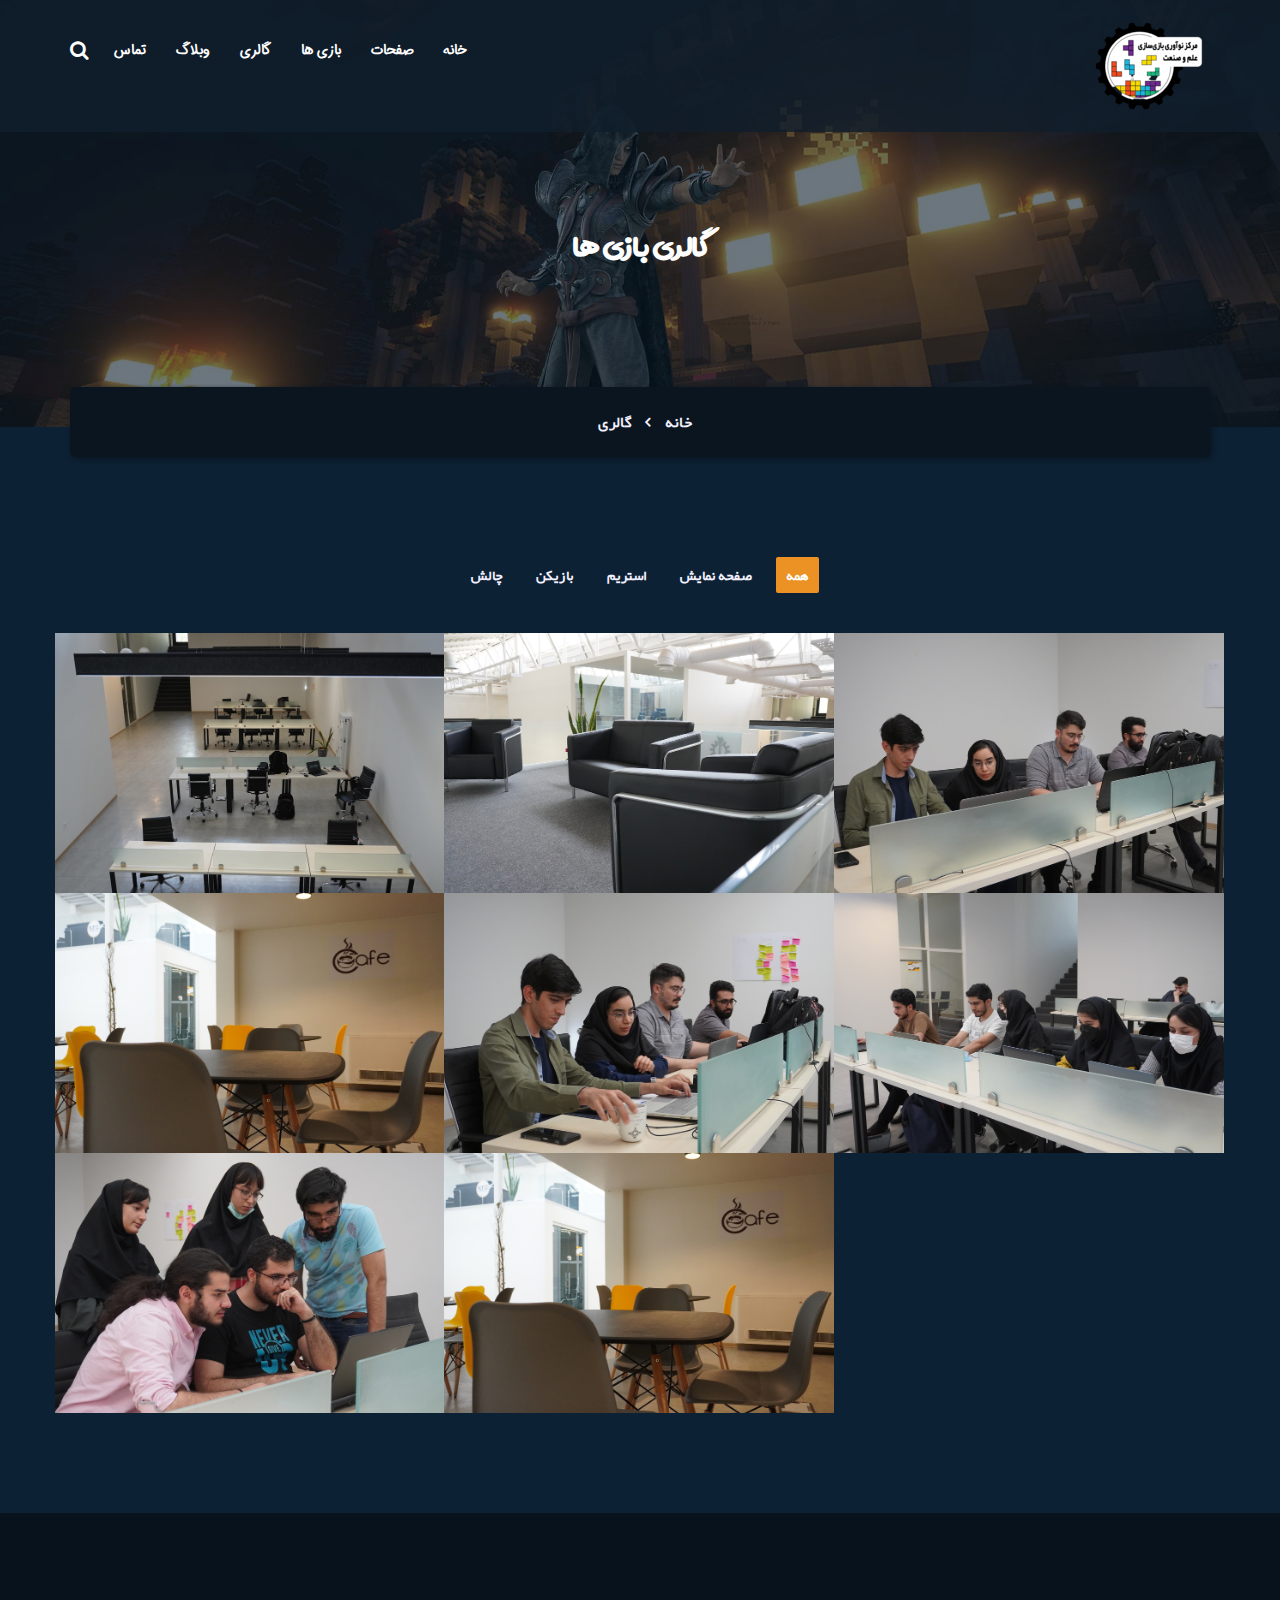
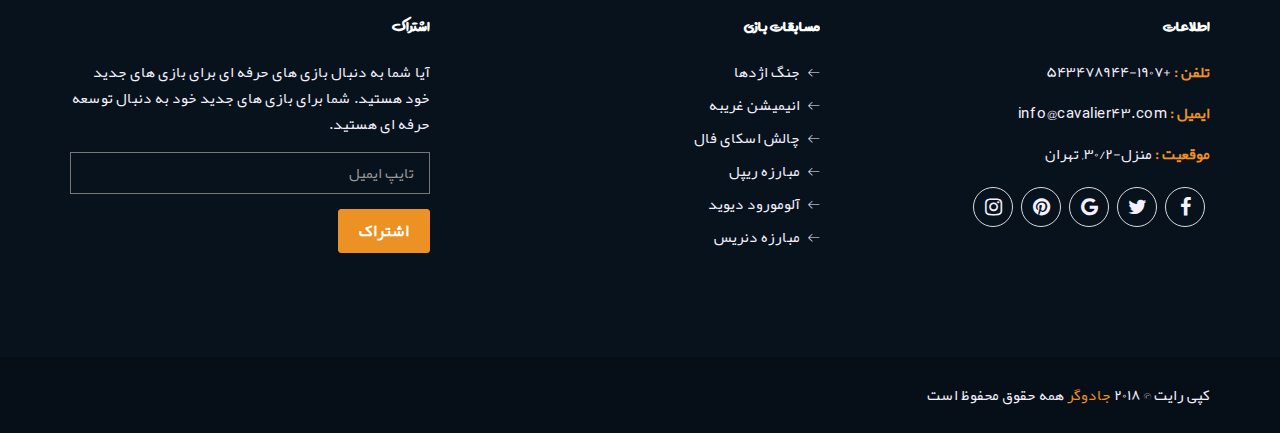
<file: gallery-3.html>
<!doctype html>
<html class="no-js" lang="en">

<head>
		<meta charset="utf-8">
		<meta http-equiv="x-ua-compatible" content="ie=edge">
		<title>Gallery | Cavalier</title>
		<meta name="description" content="">
		<meta name="viewport" content="width=device-width, initial-scale=1">

		<!-- favicon -->		
		<link rel="shortcut icon" type="image/x-icon" href="img/logo/favicon.ico">

		<!-- all css here -->

		<!-- bootstrap v3.3.6 css -->
		<link rel="stylesheet" href="css/bootstrap.min.css">
		<!-- owl.carousel css -->
		<link rel="stylesheet" href="css/owl.carousel.css">
		<link rel="stylesheet" href="css/owl.transitions.css">
        <!-- meanmenu css -->
        <link rel="stylesheet" href="css/meanmenu.min.css">
		<!-- font-awesome css -->
		<link rel="stylesheet" href="css/font-awesome.min.css">
		<link rel="stylesheet" href="css/icon.css">
		<link rel="stylesheet" href="css/flaticon.css">
		<!-- magnific css -->
        <link rel="stylesheet" href="css/magnific.min.css">
		<!-- venobox css -->
		<link rel="stylesheet" href="css/venobox.css">
		<!-- style css -->
		<link rel="stylesheet" href="style.css">
		<!-- responsive css -->
		<link rel="stylesheet" href="css/responsive.css">

		<!-- modernizr css -->
		<script src="js/vendor/modernizr-2.8.3.min.js"></script>
	</head>
		<body>

		<!--[if lt IE 8]>
			<p class="browserupgrade">You are using an <strong>outdated</strong> browser. Please <a href="http://browsehappy.com/">upgrade your browser</a> to improve your experience.</p>
		<![endif]-->

        <div id="preloader"></div>
        <header class="header-one">
            <!-- header-area start -->
            <div id="sticker" class="header-area hidden-xs">
                <div class="container">
                    <div class="row">
                        <!-- logo start -->
                        <div class="col-md-3 col-sm-3">
                            <div class="logo">
                                <!-- Brand -->
                                <a class="navbar-brand page-scroll sticky-logo" href="index-2.html">
                                    <img src="img/logo/logo2.png" alt="">
                                </a>
                            </div>
                        </div>
                        <!-- logo end -->
                        <div class="col-md-9 col-sm-9">
                            <div class="header-right-link">
                                <!-- search option start -->
                                <form action="#">
                                    <div class="search-option">
                                        <input type="text" placeholder="جستجو...">
                                        <button class="button" type="submit"><i class="fa fa-search"></i></button>
                                    </div>
                                    <a class="main-search" href="#"><i class="fa fa-search"></i></a>
                                </form>
                                <!-- search option end -->
                            </div>
                            <!-- mainmenu start -->
                            <nav class="navbar navbar-default">
                                <div class="collapse navbar-collapse" id="navbar-example">
                                    <div class="main-menu">
                                        <ul class="nav navbar-nav navbar-right">
                                            <li><a href="index-2.html">خانه</a></li>
											<li><a class="pagess" href="#">صفحات</a>
												<ul class="sub-menu">
													<li><a href="about.html">درباره ما</a></li>
													<li><a href="team.html">تیم</a></li>
													<li><a href="faq.html">سوالات متداول</a></li>
													<li><a href="error.html">ارور</a></li>
												</ul>
											</li>
											<li><a class="pagess" href="#">بازی ها</a>
												<ul class="sub-menu">
													<li><a href="games.html">همه بازی ها</a></li>
													<li><a href="single-game.html">جزئیات بازی</a></li>
												</ul>
											</li>
											<li><a class="pagess" href="#">گالری</a>
												<ul class="sub-menu">
													<li><a href="gallery-3.html">پروژه 3 ستونه</a></li>
													<li><a href="gallery-4.html">پروژه 4 ستونه</a></li>
												</ul>
											</li>
											<li><a class="pagess" href="#">وبلاگ</a>
												<ul class="sub-menu">
													<li><a href="blog.html">وبلاگ گرید</a></li>
													<li><a href="blog-sidebar.html">نوار کناری وبلاگ</a></li>
													<li><a href="blog-details.html">جزئیات وبلاگ</a></li>
												</ul>
											</li>
											<li><a href="contact.html">تماس</a></li>
                                        </ul>
                                    </div>
                                </div>
                            </nav>
                            <!-- mainmenu end -->
                        </div>
                    </div>
                </div>
            </div>
            <!-- header-area end -->
            <!-- mobile-menu-area start -->
            <div class="mobile-menu-area hidden-lg hidden-md hidden-sm">
                <div class="container">
                    <div class="row">
                        <div class="col-md-12">
                            <div class="mobile-menu">
                                <div class="logo">
                                    <a href="index-2.html"><img src="img/logo/logo2.png" alt="" /></a>
                                </div>
                                <nav id="dropdown">
                                    <ul>
                                        <li><a href="index-2.html">خانه</a></li>
										<li><a class="pagess" href="#">صفحات</a>
											<ul class="sub-menu">
												<li><a href="about.html">درباره ما</a></li>
												<li><a href="team.html">تیم</a></li>
												<li><a href="faq.html">سوالات متداول</a></li>
												<li><a href="error.html">ارور</a></li>
											</ul>
										</li>
										<li><a class="pagess" href="#">بازی ها</a>
											<ul class="sub-menu">
												<li><a href="games.html">همه بازی ها</a></li>
												<li><a href="single-game.html">جزئیات بازی</a></li>
											</ul>
										</li>
										<li><a class="pagess" href="#">گالری</a>
											<ul class="sub-menu">
												<li><a href="gallery-3.html">پروژه 3 ستونه</a></li>
												<li><a href="gallery-4.html">پروژه 4 ستونه</a></li>
											</ul>
										</li>
										<li><a class="pagess" href="#">وبلاگ</a>
											<ul class="sub-menu">
												<li><a href="blog.html">وبلاگ گرید</a></li>
												<li><a href="blog-sidebar.html">نوار کناری وبلاگ</a></li>
												<li><a href="blog-details.html">جزئیات وبلاگ</a></li>
											</ul>
										</li>
										<li><a href="contact.html">تماس</a></li>
                                    </ul>
                                </nav>
                            </div>					
                        </div>
                    </div>
                </div>
            </div>
            <!-- mobile-menu-area end -->		
        </header>
        <!-- header end -->
        <!-- Start breadcumb Area -->
        <div class="page-area">
            <div class="breadcumb-overlay"></div>
            <div class="container">
                <div class="row">
                    <div class="col-md-12 col-sm-12 col-xs-12">
                        <div class="breadcrumb text-center">
                            <div class="section-headline white-headline">
                                <h3>گالری بازی ها</h3>
                            </div>
                            <ul class="breadcrumb-bg">
                                <li class="home-bread">خانه</li>
                                <li>گالری</li>
                            </ul>
                        </div>
                    </div>
                </div>
            </div>
        </div>
        <!-- End breadcumb Area -->
        <!-- Start Gallery Area -->
        <div class="project-area bg-color-2 page-padding">
			<div class="container">
				<div class="row">
                    <div class="awesome-project fix">
						<div class="col-md-12 col-sm-12 col-xs-12">
							<div class="awesome-menu text-center">
								<ul class="project-menu">
									<li><a href="#" class="active" data-filter="*" >همه</a></li>
									<li><a href="#" data-filter=".screen">صفحه نمایش</a></li>
									<li><a href="#" data-filter=".stream">استریم</a></li>
									<li><a href="#" data-filter=".player">بازیکن</a></li>
									<li><a href="#" data-filter=".challange">چالش</a></li>
								</ul>				
							</div>
						</div>
					</div>
                    <div class="project-content project-column-3">
                        <!-- single-awesome-project start -->
                        <div class="project-single screen">
                            <div class="single-awesome-project">
                                <div class="awesome-img">
                                    <a class="venobox" data-gall="myGallery" href="img/gallery/p1.jpg">
                                        <img src="img/gallery/p1.jpg" alt="" />
                                    </a>
                                </div>
                            </div>
                        </div>
                        <!-- single-awesome-project end -->
                        <!-- single-awesome-project start -->
                        <div class="project-single stream">
                            <div class="single-awesome-project">
                                <div class="awesome-img">
                                    <a class="venobox" data-gall="myGallery" href="img/gallery/p2.jpg">
                                        <img src="img/gallery/p2.jpg" alt="" />
                                    </a>
                                </div>
                            </div>
                        </div>
                        <!-- single-awesome-project end -->
                        <!-- single-awesome-project start -->
                        <div class="project-single challange">
                            <div class="single-awesome-project">
                                <div class="awesome-img">
                                    <a class="venobox" data-gall="myGallery" href="img/gallery/p3.jpg">
                                        <img src="img/gallery/p3.jpg" alt="" />
                                    </a>
                                </div>
                            </div>
                        </div>
                        <!-- single-awesome-project end -->
                        <!-- single-awesome-project start -->
                        <div class="project-single stream">
                            <div class="single-awesome-project">
                                <div class="awesome-img">
                                    <a class="venobox" data-gall="myGallery" href="img/gallery/p4.jpg">
                                        <img src="img/gallery/p4.jpg" alt="" />
                                    </a>
                                </div>
                            </div>
                        </div>
                        <!-- single-awesome-project end -->
                        <!-- single-awesome-project start -->
                        <div class="project-single screen">
                            <div class="single-awesome-project">
                                <div class="awesome-img">
                                    <a class="venobox" data-gall="myGallery" href="img/gallery/p5.jpg">
                                        <img src="img/gallery/p5.jpg" alt="" />
                                    </a>
                                </div>
                            </div>
                        </div>
                        <!-- single-awesome-project end -->
                        <!-- single-awesome-project start -->
                        <div class="project-single player">
                            <div class="single-awesome-project">
                                <div class="awesome-img">
                                    <a class="venobox" data-gall="myGallery" href="img/gallery/p6.jpg">
                                        <img src="img/gallery/p6.jpg" alt="" />
                                    </a>
                                </div>
                            </div>
                        </div>
                        <!-- single-awesome-project end -->
                        <!-- single-awesome-project start -->
                        <div class="project-single challange">
                            <div class="single-awesome-project">
                                <div class="awesome-img">
                                    <a class="venobox" data-gall="myGallery" href="img/gallery/p7.jpg">
                                        <img src="img/gallery/p7.jpg" alt="" />
                                    </a>
                                </div>
                            </div>
                        </div>
                        <!-- single-awesome-project end -->
                        <!-- single-awesome-project start -->
                        <div class="project-single stream">
                            <div class="single-awesome-project">
                                <div class="awesome-img">
                                    <a class="venobox" data-gall="myGallery" href="img/gallery/p8.jpg">
                                        <img src="img/gallery/p8.jpg" alt="" />
                                    </a>
                                </div>
                            </div>
                        </div>
                        <!-- single-awesome-project end -->
                    </div>
				</div>	
			</div>
			<!-- End main content -->
		</div>
		<!-- End portfolio Area -->
        <!-- Start Footer bottom Area -->
        <footer>
            <div class="footer-area">
                <div class="container">
                    <div class="row">
                        <div class="col-md-4 col-sm-5 col-xs-12">
                            <div class="footer-content">
                                <div class="footer-head">
                                    <h4>اطلاعات</h4>
                                    <div class="footer-contacts">
                                        <p><span>تلفن :</span> +1907-543478944</p>
                                        <p><span>ایمیل :</span> info@cavalier43.com</p>
                                        <p><span>موقعیت :</span> منزل-30/2,  تهران</p>
                                    </div>
                                    <div class="footer-icons">
                                        <ul>
                                            <li>
                                                <a href="#">
                                                    <i class="fa fa-facebook"></i>
                                                </a>
                                            </li>
                                            <li>
                                                <a href="#">
                                                    <i class="fa fa-twitter"></i>
                                                </a>
                                            </li>
                                            <li>
                                                <a href="#">
                                                    <i class="fa fa-google"></i>
                                                </a>
                                            </li>
                                            <li>
                                                <a href="#">
                                                    <i class="fa fa-pinterest"></i>
                                                </a>
                                            </li>
                                            <li>
                                                <a href="#">
                                                    <i class="fa fa-instagram"></i>
                                                </a>
                                            </li>
                                        </ul>
                                    </div>
                                    
                                </div>
                            </div>
                        </div>
                        <!-- end single footer -->
                        <div class="col-md-4 col-sm-3 col-xs-12">
                            <div class="footer-content">
                                <div class="footer-head">
                                    <h4>مسابقات بازی</h4>
                                    <div class="footer-services-link">
                                    	<ul class="footer-list">
											<li><a href="#">جنگ اژدها</a></li>
											<li><a href="#">انیمیشن غریبه</a></li>
											<li><a href="#">چالش اسکای فال</a></li>
											<li><a href="#">مبارزه ریپل</a></li>
											<li><a href="#">آلومورود دیوید</a></li>
											<li><a href="#">مبارزه دنریس</a></li>
										</ul>
                                    </div>
                                </div>
                            </div>
                        </div>
                        <!-- end single footer -->
                        <div class="col-md-4 col-sm-4 col-xs-12">
                            <div class="footer-content">
                                <div class="footer-head">
                                    <h4>اشتراک</h4>
                                    <p>
                                        آیا شما به دنبال بازی های حرفه ای برای بازی های جدید خود هستید. شما برای بازی های جدید خود به دنبال توسعه حرفه ای هستید.
                                    </p>
                                    <div class="subs-feilds">
                                        <div class="suscribe-input">
                                            <input type="email" class="email form-control width-80" id="sus_email" placeholder="تایپ ایمیل">
                                            <button type="submit" id="sus_submit" class="add-btn">اشتراک</button>
                                        </div>
                                    </div>
                                </div>
                            </div>
                        </div>
                        <!-- end single footer -->
                    </div>
                </div>
            </div>
            <!-- End footer area -->
            <div class="footer-area-bottom">
                <div class="container">
                    <div class="row">
                        <div class="col-md-6 col-sm-6 col-xs-12">
                            <div class="copyright">
                                <p>
                                    کپی رایت © 2018
                                    <a href="#">جادوگر</a> همه حقوق محفوظ است
                                </p>
                            </div>
                        </div>
                    </div>
                </div>
            </div>
        </footer>
		
		<!-- all js here -->

		<!-- jquery latest version -->
		<script src="js/vendor/jquery-1.12.4.min.js"></script>
		<!-- bootstrap js -->
		<script src="js/bootstrap.min.js"></script>
		<!-- owl.carousel js -->
		<script src="js/owl.carousel.min.js"></script>
		<!-- isotope js -->
        <script src="js/isotope.pkgd.min.js"></script>
		<!-- magnific js -->
        <script src="js/magnific.min.js"></script>
		<!-- venobox js -->
		<script src="js/venobox.min.js"></script>
        <!-- meanmenu js -->
        <script src="js/jquery.meanmenu.js"></script>
		<!-- Form validator js -->
		<script src="js/form-validator.min.js"></script>
		<!-- plugins js -->
		<script src="js/plugins.js"></script>
		<!-- main js -->
		<script src="js/main.js"></script>
	</body>

</html>
</file>
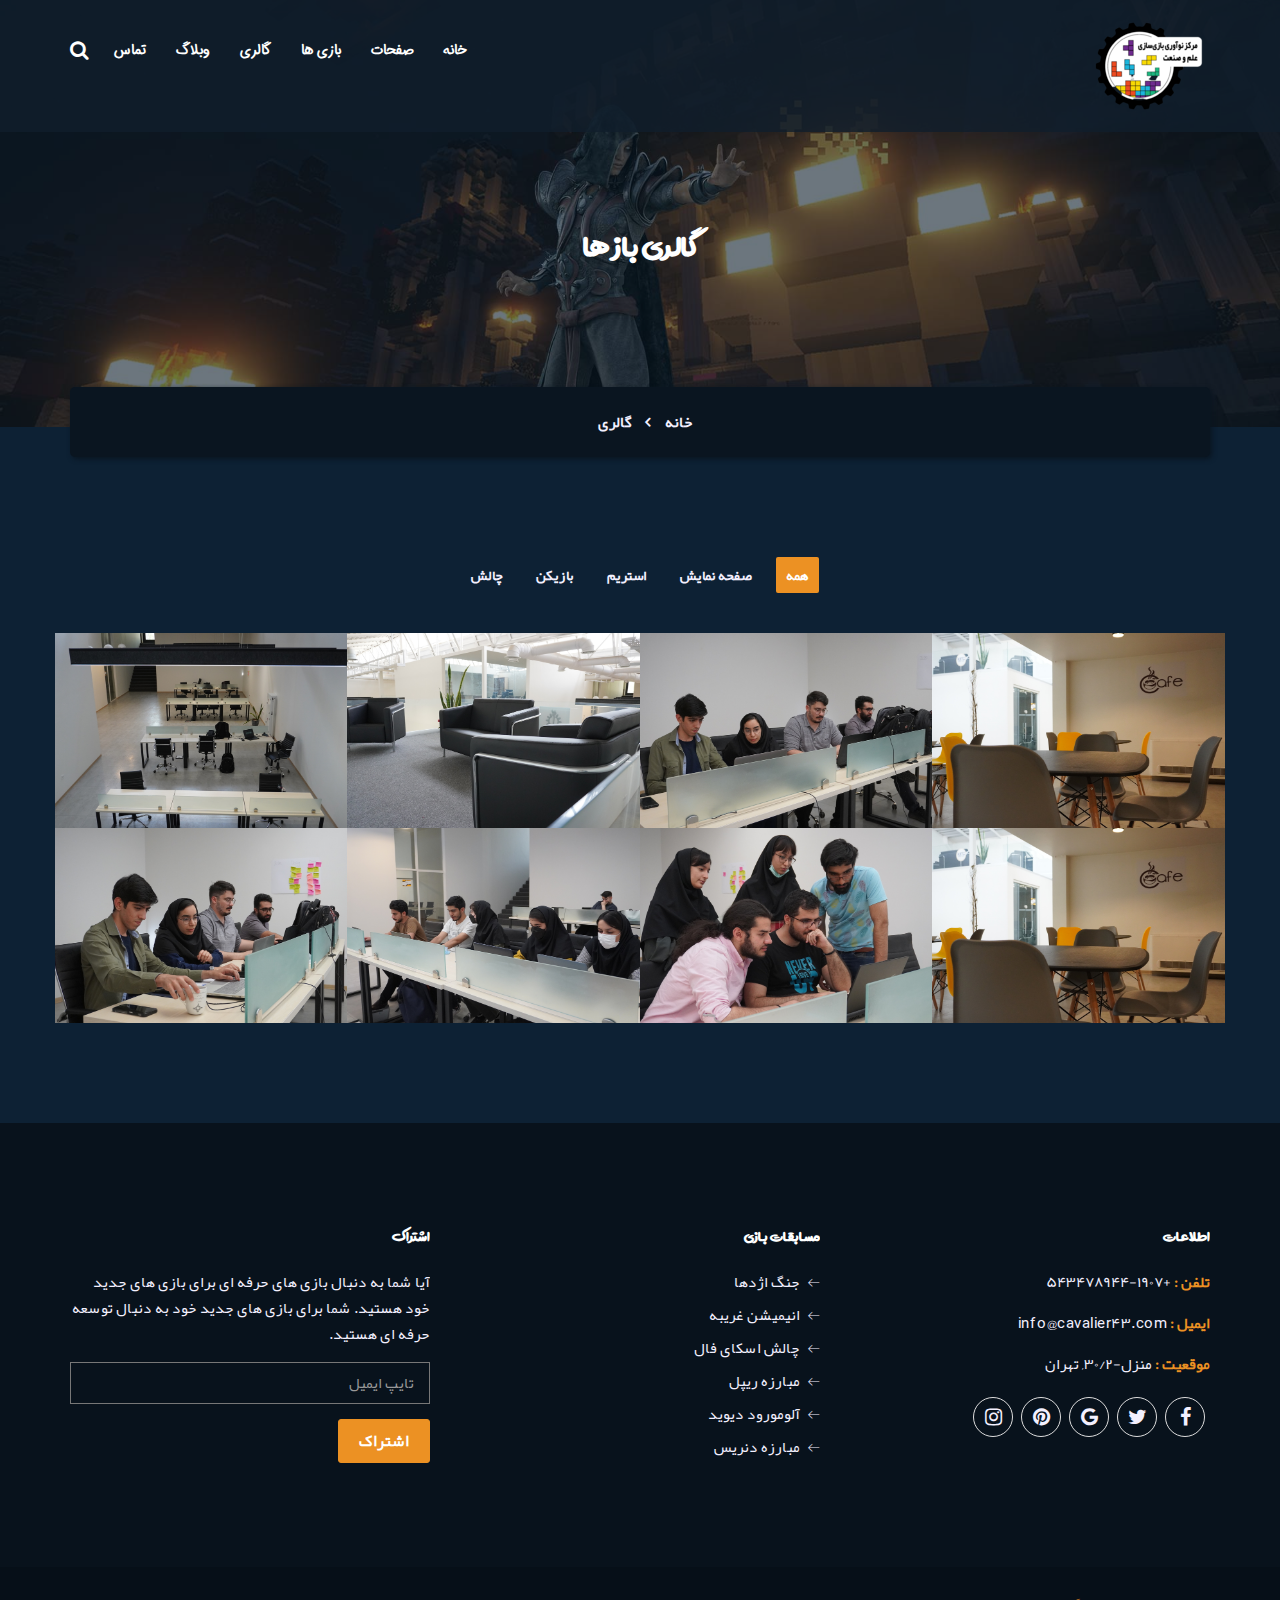
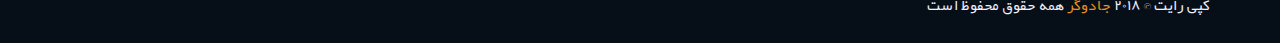
<file: gallery-4.html>
<!doctype html>
<html class="no-js" lang="en">

<head>
		<meta charset="utf-8">
		<meta http-equiv="x-ua-compatible" content="ie=edge">
		<title>Gallery | Cavalier</title>
		<meta name="description" content="">
		<meta name="viewport" content="width=device-width, initial-scale=1">

		<!-- favicon -->		
		<link rel="shortcut icon" type="image/x-icon" href="img/logo/favicon.ico">

		<!-- all css here -->

		<!-- bootstrap v3.3.6 css -->
		<link rel="stylesheet" href="css/bootstrap.min.css">
		<!-- owl.carousel css -->
		<link rel="stylesheet" href="css/owl.carousel.css">
		<link rel="stylesheet" href="css/owl.transitions.css">
        <!-- meanmenu css -->
        <link rel="stylesheet" href="css/meanmenu.min.css">
		<!-- font-awesome css -->
		<link rel="stylesheet" href="css/font-awesome.min.css">
		<link rel="stylesheet" href="css/icon.css">
		<link rel="stylesheet" href="css/flaticon.css">
		<!-- magnific css -->
        <link rel="stylesheet" href="css/magnific.min.css">
		<!-- venobox css -->
		<link rel="stylesheet" href="css/venobox.css">
		<!-- style css -->
		<link rel="stylesheet" href="style.css">
		<!-- responsive css -->
		<link rel="stylesheet" href="css/responsive.css">

		<!-- modernizr css -->
		<script src="js/vendor/modernizr-2.8.3.min.js"></script>
	</head>
		<body>

		<!--[if lt IE 8]>
			<p class="browserupgrade">You are using an <strong>outdated</strong> browser. Please <a href="http://browsehappy.com/">upgrade your browser</a> to improve your experience.</p>
		<![endif]-->

        <div id="preloader"></div>
        <header class="header-one">
            <!-- header-area start -->
            <div id="sticker" class="header-area hidden-xs">
                <div class="container">
                    <div class="row">
                        <!-- logo start -->
                        <div class="col-md-3 col-sm-3">
                            <div class="logo">
                                <!-- Brand -->
                                <a class="navbar-brand page-scroll sticky-logo" href="index-2.html">
                                    <img src="img/logo/logo2.png" alt="">
                                </a>
                            </div>
                        </div>
                        <!-- logo end -->
                        <div class="col-md-9 col-sm-9">
                            <div class="header-right-link">
                                <!-- search option start -->
                                <form action="#">
                                    <div class="search-option">
                                        <input type="text" placeholder="جستجو...">
                                        <button class="button" type="submit"><i class="fa fa-search"></i></button>
                                    </div>
                                    <a class="main-search" href="#"><i class="fa fa-search"></i></a>
                                </form>
                                <!-- search option end -->
                            </div>
                            <!-- mainmenu start -->
                            <nav class="navbar navbar-default">
                                <div class="collapse navbar-collapse" id="navbar-example">
                                    <div class="main-menu">
                                        <ul class="nav navbar-nav navbar-right">
                                            <li><a href="index-2.html">خانه</a></li>
											<li><a class="pagess" href="#">صفحات</a>
												<ul class="sub-menu">
													<li><a href="about.html">درباره ما</a></li>
													<li><a href="team.html">تیم</a></li>
													<li><a href="faq.html">سوالات متداول</a></li>
													<li><a href="error.html">ارور</a></li>
												</ul>
											</li>
											<li><a class="pagess" href="#">بازی ها</a>
												<ul class="sub-menu">
													<li><a href="games.html">همه بازی ها</a></li>
													<li><a href="single-game.html">جزئیات بازی</a></li>
												</ul>
											</li>
											<li><a class="pagess" href="#">گالری</a>
												<ul class="sub-menu">
													<li><a href="gallery-3.html">پروژه 3 ستونه</a></li>
													<li><a href="gallery-4.html">پروژه 4 ستونه</a></li>
												</ul>
											</li>
											<li><a class="pagess" href="#">وبلاگ</a>
												<ul class="sub-menu">
													<li><a href="blog.html">وبلاگ گرید</a></li>
													<li><a href="blog-sidebar.html">نوار کناری وبلاگ</a></li>
													<li><a href="blog-details.html">جزئیات وبلاگ</a></li>
												</ul>
											</li>
											<li><a href="contact.html">تماس</a></li>
                                        </ul>
                                    </div>
                                </div>
                            </nav>
                            <!-- mainmenu end -->
                        </div>
                    </div>
                </div>
            </div>
            <!-- header-area end -->
            <!-- mobile-menu-area start -->
            <div class="mobile-menu-area hidden-lg hidden-md hidden-sm">
                <div class="container">
                    <div class="row">
                        <div class="col-md-12">
                            <div class="mobile-menu">
                                <div class="logo">
                                    <a href="index-2.html"><img src="img/logo/logo2.png" alt="" /></a>
                                </div>
                                <nav id="dropdown">
                                    <ul>
                                        <li><a href="index-2.html">خانه</a></li>
										<li><a class="pagess" href="#">صفحات</a>
											<ul class="sub-menu">
												<li><a href="about.html">درباره ما</a></li>
												<li><a href="team.html">تیم</a></li>
												<li><a href="faq.html">سوالات متداول</a></li>
												<li><a href="error.html">ارور</a></li>
											</ul>
										</li>
										<li><a class="pagess" href="#">بازی ها</a>
											<ul class="sub-menu">
												<li><a href="games.html">همه بازی ها</a></li>
												<li><a href="single-game.html">جزئیات بازی</a></li>
											</ul>
										</li>
										<li><a class="pagess" href="#">گالری</a>
											<ul class="sub-menu">
												<li><a href="gallery-3.html">پروژه 3 ستونه</a></li>
												<li><a href="gallery-4.html">پروژه 4 ستونه</a></li>
											</ul>
										</li>
										<li><a class="pagess" href="#">وبلاگ</a>
											<ul class="sub-menu">
												<li><a href="blog.html">وبلاگ گرید</a></li>
												<li><a href="blog-sidebar.html">نوار کناری وبلاگ</a></li>
												<li><a href="blog-details.html">جزئیات وبلاگ</a></li>
											</ul>
										</li>
										<li><a href="contact.html">تماس</a></li>
                                    </ul>
                                </nav>
                            </div>					
                        </div>
                    </div>
                </div>
            </div>
            <!-- mobile-menu-area end -->		
        </header>
        <!-- header end -->
        <!-- Start breadcumb Area -->
        <div class="page-area">
            <div class="breadcumb-overlay"></div>
            <div class="container">
                <div class="row">
                    <div class="col-md-12 col-sm-12 col-xs-12">
                        <div class="breadcrumb text-center">
                            <div class="section-headline white-headline">
                                <h3>گالری باز ها</h3>
                            </div>
                            <ul class="breadcrumb-bg">
                                <li class="home-bread">خانه</li>
                                <li>گالری</li>
                            </ul>
                        </div>
                    </div>
                </div>
            </div>
        </div>
        <!-- End breadcumb Area -->
        <!-- Start Gallery Area -->
        <div class="project-area bg-color-2 page-padding">
			<div class="container">
				<div class="row">
                    <div class="awesome-project fix">
						<div class="col-md-12 col-sm-12 col-xs-12">
							<div class="awesome-menu text-center">
								<ul class="project-menu">
									<li><a href="#" class="active" data-filter="*" >همه</a></li>
									<li><a href="#" data-filter=".screen">صفحه نمایش</a></li>
									<li><a href="#" data-filter=".stream">استریم</a></li>
									<li><a href="#" data-filter=".player">بازیکن</a></li>
									<li><a href="#" data-filter=".challange">چالش</a></li>
								</ul>				
							</div>
						</div>
					</div>
                    <div class="project-content">
                        <!-- single-awesome-project start -->
                        <div class="project-single screen">
                            <div class="single-awesome-project">
                                <div class="awesome-img">
                                    <a class="venobox" data-gall="myGallery" href="img/gallery/p1.jpg">
                                        <img src="img/gallery/p1.jpg" alt="" />
                                    </a>
                                </div>
                            </div>
                        </div>
                        <!-- single-awesome-project end -->
                        <!-- single-awesome-project start -->
                        <div class="project-single stream">
                            <div class="single-awesome-project">
                                <div class="awesome-img">
                                    <a class="venobox" data-gall="myGallery" href="img/gallery/p2.jpg">
                                        <img src="img/gallery/p2.jpg" alt="" />
                                    </a>
                                </div>
                            </div>
                        </div>
                        <!-- single-awesome-project end -->
                        <!-- single-awesome-project start -->
                        <div class="project-single challange">
                            <div class="single-awesome-project">
                                <div class="awesome-img">
                                    <a class="venobox" data-gall="myGallery" href="img/gallery/p3.jpg">
                                        <img src="img/gallery/p3.jpg" alt="" />
                                    </a>
                                </div>
                            </div>
                        </div>
                        <!-- single-awesome-project end -->
                        <!-- single-awesome-project start -->
                        <div class="project-single stream">
                            <div class="single-awesome-project">
                                <div class="awesome-img">
                                    <a class="venobox" data-gall="myGallery" href="img/gallery/p4.jpg">
                                        <img src="img/gallery/p4.jpg" alt="" />
                                    </a>
                                </div>
                            </div>
                        </div>
                        <!-- single-awesome-project end -->
                        <!-- single-awesome-project start -->
                        <div class="project-single screen">
                            <div class="single-awesome-project">
                                <div class="awesome-img">
                                    <a class="venobox" data-gall="myGallery" href="img/gallery/p5.jpg">
                                        <img src="img/gallery/p5.jpg" alt="" />
                                    </a>
                                </div>
                            </div>
                        </div>
                        <!-- single-awesome-project end -->
                        <!-- single-awesome-project start -->
                        <div class="project-single player">
                            <div class="single-awesome-project">
                                <div class="awesome-img">
                                    <a class="venobox" data-gall="myGallery" href="img/gallery/p6.jpg">
                                        <img src="img/gallery/p6.jpg" alt="" />
                                    </a>
                                </div>
                            </div>
                        </div>
                        <!-- single-awesome-project end -->
                        <!-- single-awesome-project start -->
                        <div class="project-single challange">
                            <div class="single-awesome-project">
                                <div class="awesome-img">
                                    <a class="venobox" data-gall="myGallery" href="img/gallery/p7.jpg">
                                        <img src="img/gallery/p7.jpg" alt="" />
                                    </a>
                                </div>
                            </div>
                        </div>
                        <!-- single-awesome-project end -->
                        <!-- single-awesome-project start -->
                        <div class="project-single stream">
                            <div class="single-awesome-project">
                                <div class="awesome-img">
                                    <a class="venobox" data-gall="myGallery" href="img/gallery/p8.jpg">
                                        <img src="img/gallery/p8.jpg" alt="" />
                                    </a>
                                </div>
                            </div>
                        </div>
                        <!-- single-awesome-project end -->
                    </div>
				</div>	
			</div>
			<!-- End main content -->
		</div>
		<!-- End portfolio Area -->
        <!-- Start Footer bottom Area -->
        <footer>
            <div class="footer-area">
                <div class="container">
                    <div class="row">
                        <div class="col-md-4 col-sm-5 col-xs-12">
                            <div class="footer-content">
                                <div class="footer-head">
                                    <h4>اطلاعات</h4>
                                    <div class="footer-contacts">
                                        <p><span>تلفن :</span> +1907-543478944</p>
                                        <p><span>ایمیل :</span> info@cavalier43.com</p>
                                        <p><span>موقعیت :</span> منزل-30/2,  تهران</p>
                                    </div>
                                    <div class="footer-icons">
                                        <ul>
                                            <li>
                                                <a href="#">
                                                    <i class="fa fa-facebook"></i>
                                                </a>
                                            </li>
                                            <li>
                                                <a href="#">
                                                    <i class="fa fa-twitter"></i>
                                                </a>
                                            </li>
                                            <li>
                                                <a href="#">
                                                    <i class="fa fa-google"></i>
                                                </a>
                                            </li>
                                            <li>
                                                <a href="#">
                                                    <i class="fa fa-pinterest"></i>
                                                </a>
                                            </li>
                                            <li>
                                                <a href="#">
                                                    <i class="fa fa-instagram"></i>
                                                </a>
                                            </li>
                                        </ul>
                                    </div>
                                    
                                </div>
                            </div>
                        </div>
                        <!-- end single footer -->
                        <div class="col-md-4 col-sm-3 col-xs-12">
                            <div class="footer-content">
                                <div class="footer-head">
                                    <h4>مسابقات بازی</h4>
                                    <div class="footer-services-link">
                                    	<ul class="footer-list">
											<li><a href="#">جنگ اژدها</a></li>
											<li><a href="#">انیمیشن غریبه</a></li>
											<li><a href="#">چالش اسکای فال</a></li>
											<li><a href="#">مبارزه ریپل</a></li>
											<li><a href="#">آلومورود دیوید</a></li>
											<li><a href="#">مبارزه دنریس</a></li>
										</ul>
                                    </div>
                                </div>
                            </div>
                        </div>
                        <!-- end single footer -->
                        <div class="col-md-4 col-sm-4 col-xs-12">
                            <div class="footer-content">
                                <div class="footer-head">
                                    <h4>اشتراک</h4>
                                    <p>
                                        آیا شما به دنبال بازی های حرفه ای برای بازی های جدید خود هستید. شما برای بازی های جدید خود به دنبال توسعه حرفه ای هستید.
                                    </p>
                                    <div class="subs-feilds">
                                        <div class="suscribe-input">
                                            <input type="email" class="email form-control width-80" id="sus_email" placeholder="تایپ ایمیل">
                                            <button type="submit" id="sus_submit" class="add-btn">اشتراک</button>
                                        </div>
                                    </div>
                                </div>
                            </div>
                        </div>
                        <!-- end single footer -->
                    </div>
                </div>
            </div>
            <!-- End footer area -->
            <div class="footer-area-bottom">
                <div class="container">
                    <div class="row">
                        <div class="col-md-6 col-sm-6 col-xs-12">
                            <div class="copyright">
                                <p>
                                    کپی رایت © 2018
                                    <a href="#">جادوگر</a> همه حقوق محفوظ است
                                </p>
                            </div>
                        </div>
                    </div>
                </div>
            </div>
        </footer>
		
		<!-- all js here -->

		<!-- jquery latest version -->
		<script src="js/vendor/jquery-1.12.4.min.js"></script>
		<!-- bootstrap js -->
		<script src="js/bootstrap.min.js"></script>
		<!-- owl.carousel js -->
		<script src="js/owl.carousel.min.js"></script>
		<!-- isotope js -->
        <script src="js/isotope.pkgd.min.js"></script>
		<!-- magnific js -->
        <script src="js/magnific.min.js"></script>
		<!-- venobox js -->
		<script src="js/venobox.min.js"></script>
        <!-- meanmenu js -->
        <script src="js/jquery.meanmenu.js"></script>
		<!-- Form validator js -->
		<script src="js/form-validator.min.js"></script>
		<!-- plugins js -->
		<script src="js/plugins.js"></script>
		<!-- main js -->
		<script src="js/main.js"></script>
	</body>

</html>
</file>
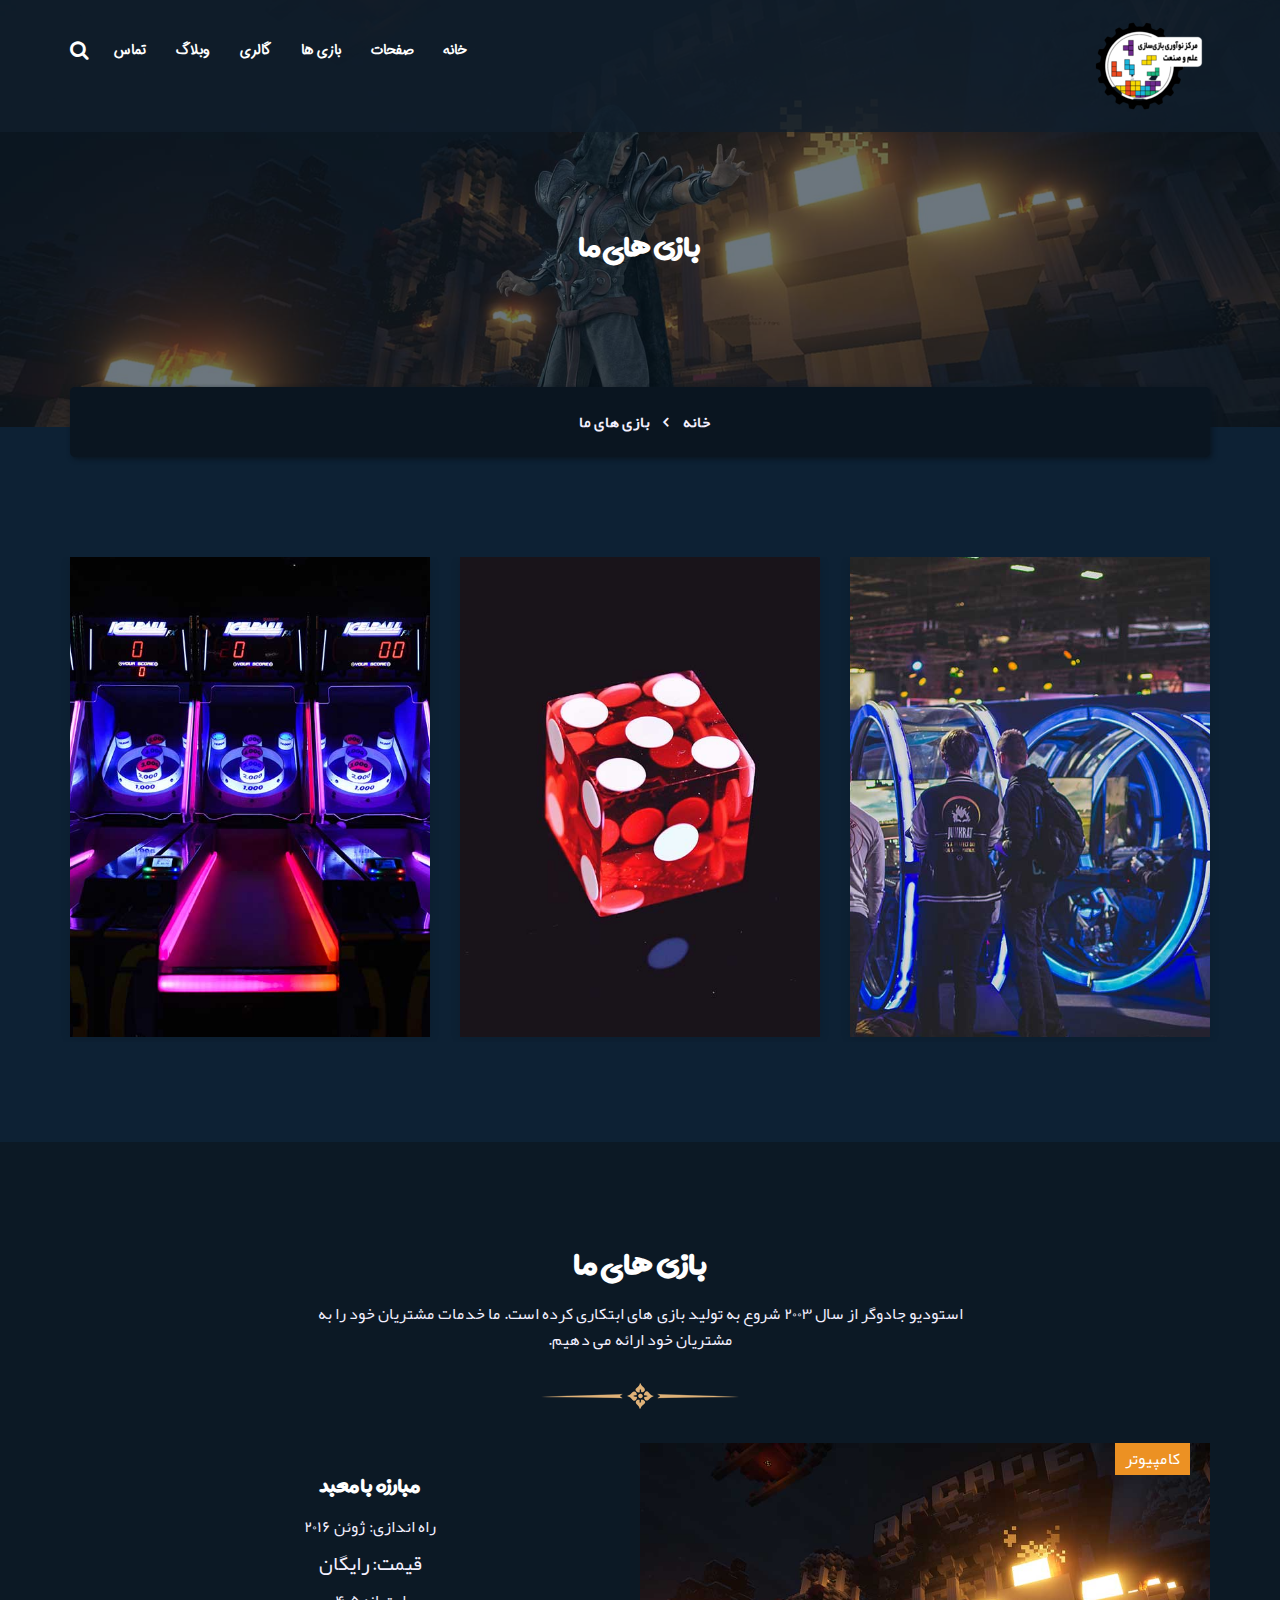
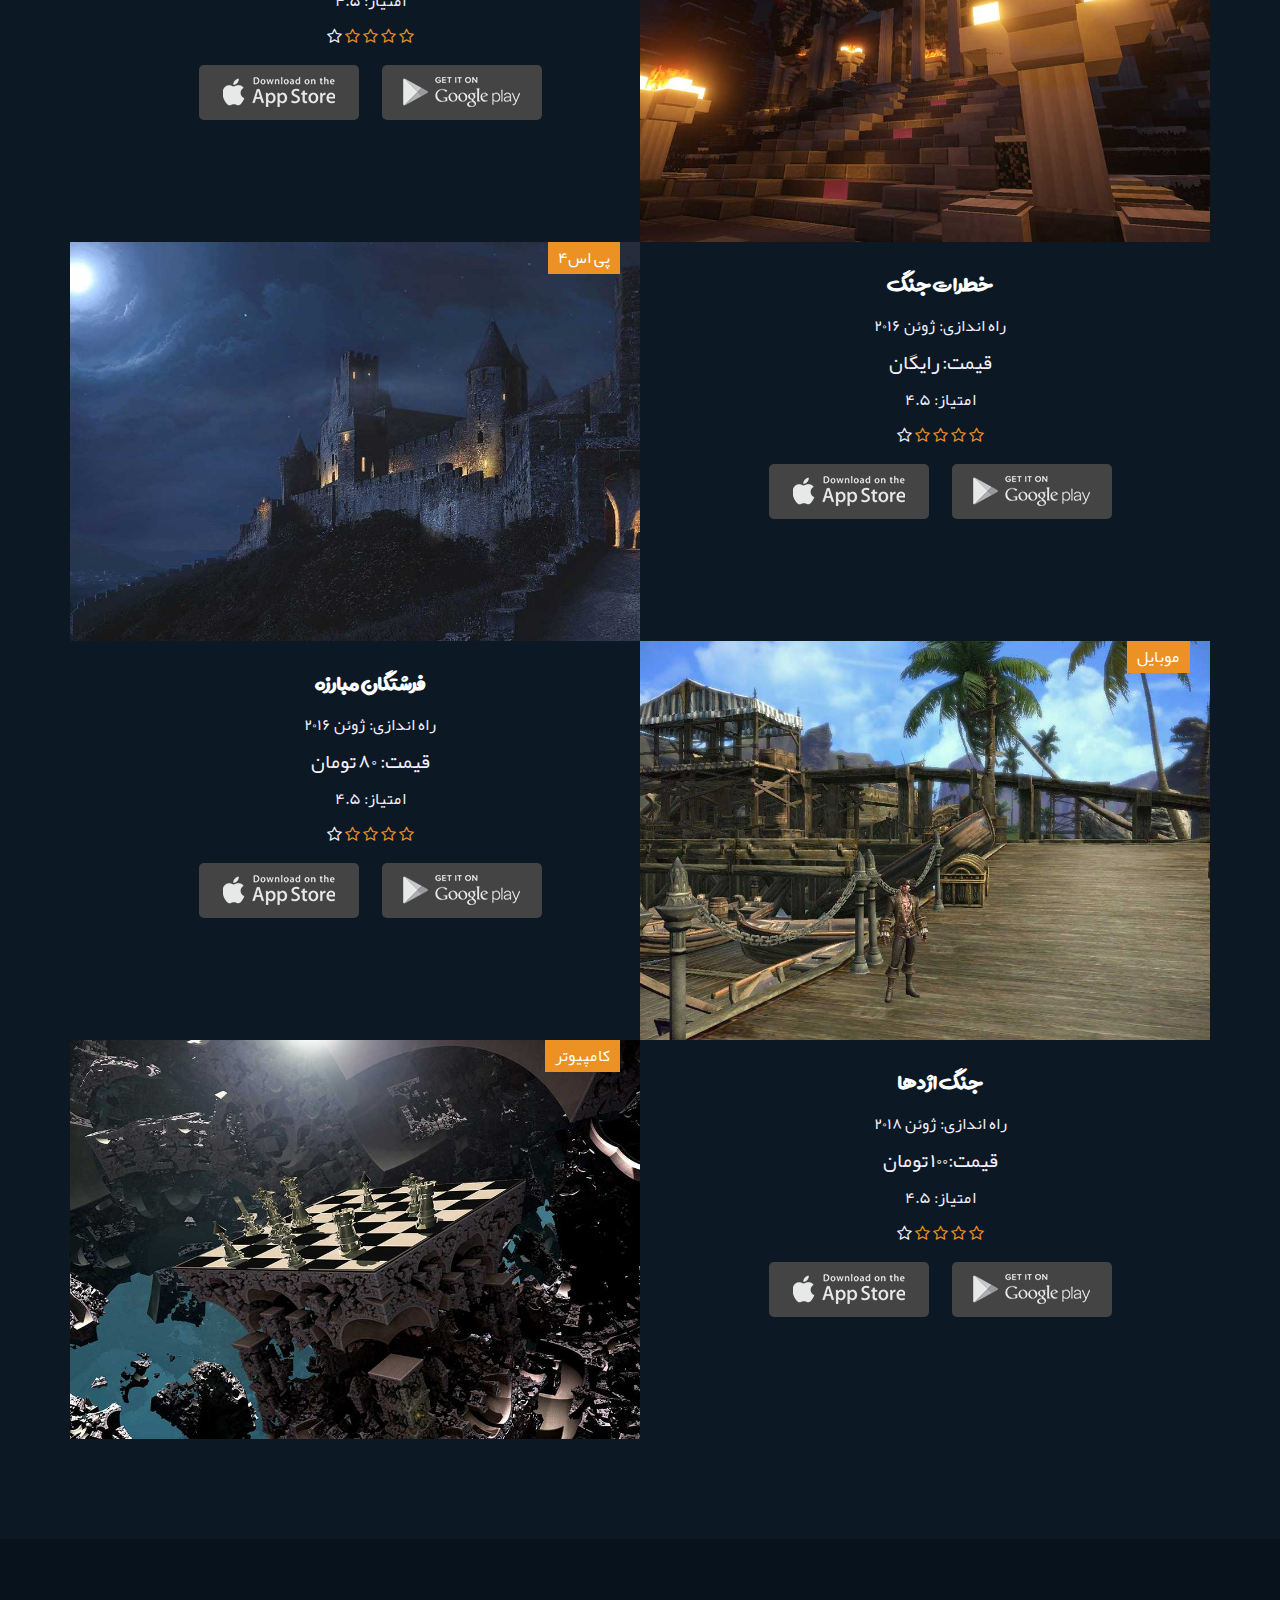
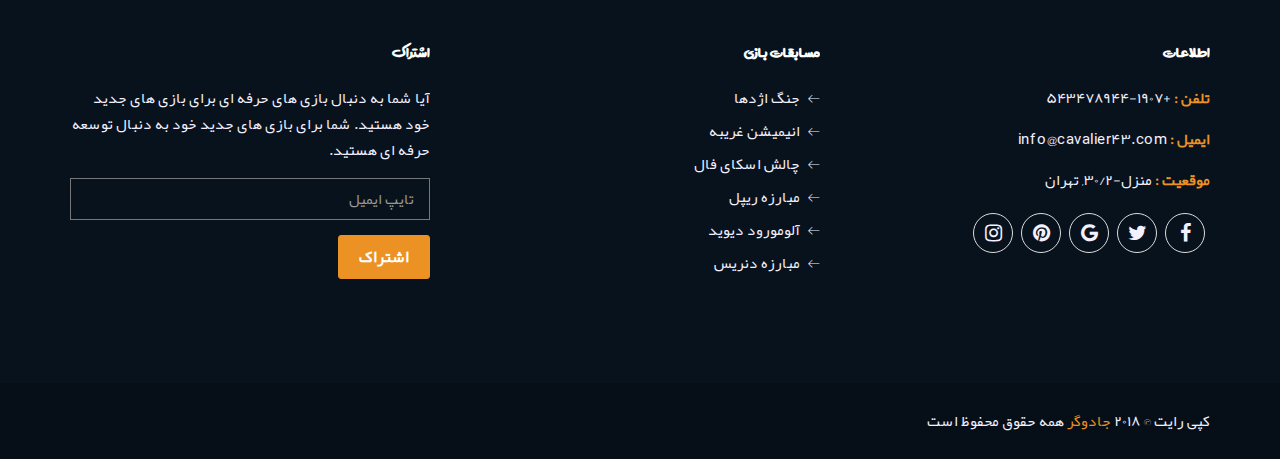
<file: games.html>
<!doctype html>
<html class="no-js" lang="en">

<head>
		<meta charset="utf-8">
		<meta http-equiv="x-ua-compatible" content="ie=edge">
		<title>Games | Cavalier</title>
		<meta name="description" content="">
		<meta name="viewport" content="width=device-width, initial-scale=1">

		<!-- favicon -->		
		<link rel="shortcut icon" type="image/x-icon" href="img/logo/favicon.ico">

		<!-- all css here -->

		<!-- bootstrap v3.3.6 css -->
		<link rel="stylesheet" href="css/bootstrap.min.css">
		<!-- owl.carousel css -->
		<link rel="stylesheet" href="css/owl.carousel.css">
		<link rel="stylesheet" href="css/owl.transitions.css">
        <!-- meanmenu css -->
        <link rel="stylesheet" href="css/meanmenu.min.css">
		<!-- font-awesome css -->
		<link rel="stylesheet" href="css/font-awesome.min.css">
		<link rel="stylesheet" href="css/icon.css">
		<link rel="stylesheet" href="css/flaticon.css">
		<!-- magnific css -->
        <link rel="stylesheet" href="css/magnific.min.css">
		<!-- venobox css -->
		<link rel="stylesheet" href="css/venobox.css">
		<!-- style css -->
		<link rel="stylesheet" href="style.css">
		<!-- responsive css -->
		<link rel="stylesheet" href="css/responsive.css">

		<!-- modernizr css -->
		<script src="js/vendor/modernizr-2.8.3.min.js"></script>
	</head>
		<body>

		<!--[if lt IE 8]>
			<p class="browserupgrade">You are using an <strong>outdated</strong> browser. Please <a href="http://browsehappy.com/">upgrade your browser</a> to improve your experience.</p>
		<![endif]-->

        <div id="preloader"></div>
        <header class="header-one">
            <!-- header-area start -->
            <div id="sticker" class="header-area hidden-xs">
                <div class="container">
                    <div class="row">
                        <!-- logo start -->
                        <div class="col-md-3 col-sm-3">
                            <div class="logo">
                                <!-- Brand -->
                                <a class="navbar-brand page-scroll sticky-logo" href="index-2.html">
                                    <img src="img/logo/logo2.png" alt="">
                                </a>
                            </div>
                        </div>
                        <!-- logo end -->
                        <div class="col-md-9 col-sm-9">
                            <div class="header-right-link">
                                <!-- search option start -->
                                <form action="#">
                                    <div class="search-option">
                                        <input type="text" placeholder="جستجو...">
                                        <button class="button" type="submit"><i class="fa fa-search"></i></button>
                                    </div>
                                    <a class="main-search" href="#"><i class="fa fa-search"></i></a>
                                </form>
                                <!-- search option end -->
                            </div>
                            <!-- mainmenu start -->
                            <nav class="navbar navbar-default">
                                <div class="collapse navbar-collapse" id="navbar-example">
                                    <div class="main-menu">
                                        <ul class="nav navbar-nav navbar-right">
                                            <li><a href="index-2.html">خانه</a></li>
											<li><a class="pagess" href="#">صفحات</a>
												<ul class="sub-menu">
													<li><a href="about.html">درباره ما</a></li>
													<li><a href="team.html">تیم</a></li>
													<li><a href="faq.html">سوالات متداول</a></li>
													<li><a href="error.html">ارور</a></li>
												</ul>
											</li>
											<li><a class="pagess" href="#">بازی ها</a>
												<ul class="sub-menu">
													<li><a href="games.html">همه بازی ها</a></li>
													<li><a href="single-game.html">جزئیات بازی</a></li>
												</ul>
											</li>
											<li><a class="pagess" href="#">گالری</a>
												<ul class="sub-menu">
													<li><a href="gallery-3.html">پروژه 3 ستونه</a></li>
													<li><a href="gallery-4.html">پروژه 4 ستونه</a></li>
												</ul>
											</li>
											<li><a class="pagess" href="#">وبلاگ</a>
												<ul class="sub-menu">
													<li><a href="blog.html">وبلاگ گرید</a></li>
													<li><a href="blog-sidebar.html">نوار کناری وبلاگ</a></li>
													<li><a href="blog-details.html">جزئیات وبلاگ</a></li>
												</ul>
											</li>
											<li><a href="contact.html">تماس</a></li>
                                        </ul>
                                    </div>
                                </div>
                            </nav>
                            <!-- mainmenu end -->
                        </div>
                    </div>
                </div>
            </div>
            <!-- header-area end -->
            <!-- mobile-menu-area start -->
            <div class="mobile-menu-area hidden-lg hidden-md hidden-sm">
                <div class="container">
                    <div class="row">
                        <div class="col-md-12">
                            <div class="mobile-menu">
                                <div class="logo">
                                    <a href="index-2.html"><img src="img/logo/logo2.png" alt="" /></a>
                                </div>
                                <nav id="dropdown">
                                    <ul>
                                        <li><a href="index-2.html">خانه</a></li>
										<li><a class="pagess" href="#">صفحات</a>
											<ul class="sub-menu">
												<li><a href="about.html">درباره ما</a></li>
												<li><a href="team.html">تیم</a></li>
												<li><a href="faq.html">سوالات متداول</a></li>
												<li><a href="error.html">ارور</a></li>
											</ul>
										</li>
										<li><a class="pagess" href="#">بازی ها</a>
											<ul class="sub-menu">
												<li><a href="games.html">همه بازی ها</a></li>
												<li><a href="single-game.html">جزئیات بازی</a></li>
											</ul>
										</li>
										<li><a class="pagess" href="#">گالری</a>
											<ul class="sub-menu">
												<li><a href="gallery-3.html">پروژه 3 ستونه</a></li>
												<li><a href="gallery-4.html">پروژه 4 ستونه</a></li>
											</ul>
										</li>
										<li><a class="pagess" href="#">وبلاگ</a>
											<ul class="sub-menu">
												<li><a href="blog.html">وبلاگ گرید</a></li>
												<li><a href="blog-sidebar.html">نوار کناری وبلاگ</a></li>
												<li><a href="blog-details.html">جزئیات وبلاگ</a></li>
											</ul>
										</li>
										<li><a href="contact.html">تماس</a></li>
                                    </ul>
                                </nav>
                            </div>					
                        </div>
                    </div>
                </div>
            </div>
            <!-- mobile-menu-area end -->		
        </header>
        <!-- header end -->
        <!-- Start breadcumb Area -->
        <div class="page-area">
            <div class="breadcumb-overlay"></div>
            <div class="container">
                <div class="row">
                    <div class="col-md-12 col-sm-12 col-xs-12">
                        <div class="breadcrumb text-center">
                            <div class="section-headline white-headline">
                                <h3>بازی های ما</h3>
                            </div>
                            <ul class="breadcrumb-bg">
                                <li class="home-bread">خانه</li>
                                <li>بازی های ما</li>
                            </ul>
                        </div>
                    </div>
                </div>
            </div>
        </div>
        <!-- End breadcumb Area -->
        <!-- Welcome service area start -->
        <div class="services-area bg-color-2 page-padding">
            <div class="container">
                <div class="row">
                    <div class="services-carousel">
                    	<!-- single-well end-->
						<div class="col-md-4 col-sm-4 col-xs-12">
							<div class="single-services text-center">
								<div class="services-img">
									<img src="img/feature/1.jpg" alt="">
									<div class="image-layer">
										<img src="img/icon/g1.png" alt="icon Image">
									</div>
								</div>
								<div class="main-services">
									<div class="service-content">
										<h4>موج دار شدن سلطنتی</h4>
										<p>به زودی 4 فوریه 2019</p>
										<a class="service-btn" href="#">بیشتر بدانید</a>
									</div>
								</div>
							</div>
						</div>
						<!-- single-well end-->
						<div class="col-md-4 col-sm-4 col-xs-12">
							<div class="single-services text-center">
								<div class="services-img">
									<img src="img/feature/2.jpg" alt="">
									<div class="image-layer">
										<img src="img/icon/g2.png" alt="icon Image">
									</div>
								</div>
								<div class="main-services">
									<div class="service-content">
										<h4>روی رقاص</h4>
										<p>به زودی 4 فوریه 2019</p>
										<a class="service-btn" href="#">بیشتر بدانید</a>
									</div>
								</div>
							</div>
						</div>
						<!-- single-well end-->
						<div class="col-md-4 col-sm-4 col-xs-12">
							<div class="single-services text-center">
								<div class="services-img">
									<img src="img/feature/3.jpg" alt="">
									<div class="image-layer">
										<img src="img/icon/g3.png" alt="icon Image">
									</div>
								</div>
								<div class="main-services">
									<div class="service-content">
										<h4>مبارزه با چالش</h4>
										<p>به زودی 4 فوریه 2019</p>
										<a class="service-btn" href="#">بیشتر بدانید</a>
									</div>
								</div>
							</div>
						</div>
						<!-- single-well end-->
                        <div class="col-md-4 col-sm-4 col-xs-12">
							<div class="single-services text-center">
								<div class="services-img">
									<img src="img/feature/4.jpg" alt="">
									<div class="image-layer">
										<img src="img/icon/g4.png" alt="icon Image">
									</div>
								</div>
								<div class="main-services">
									<div class="service-content">
										<h4>آسمان آبی</h4>
										<p>به زودی 4 فوریه 2019</p>
										<a class="service-btn" href="#">بیشتر بدانید</a>
									</div>
								</div>
							</div>
						</div>
						<!-- single-well end-->
                        <div class="col-md-4 col-sm-4 col-xs-12">
							<div class="single-services text-center">
								<div class="services-img">
									<img src="img/feature/5.jpg" alt="">
									<div class="image-layer">
										<img src="img/icon/g5.png" alt="icon Image">
									</div>
								</div>
								<div class="main-services">
									<div class="service-content">
										<h4>جهان اژدها</h4>
										<p>به زودی 4 فوریه 2019</p>
										<a class="service-btn" href="#">بیشتر بدانید</a>
									</div>
								</div>
							</div>
						</div>
						<!-- single-well end-->
                        <div class="col-md-4 col-sm-4 col-xs-12">
							<div class="single-services text-center">
								<div class="services-img">
									<img src="img/feature/6.jpg" alt="">
									<div class="image-layer">
										<img src="img/icon/g6.png" alt="icon Image">
									</div>
								</div>
								<div class="main-services">
									<div class="service-content">
										<h4>انیمیشن عجیب و غریب</h4>
										<p>به زودی 4 فوریه 2019</p>
										<a class="service-btn" href="#">بیشتر بدانید</a>
									</div>
								</div>
							</div>
						</div>
						<!-- single-well end-->
                    </div>
                </div>
            </div>
        </div>
        <!-- Welcome service area End -->
        <!-- Start Product Area -->
        <div class="product-area bg-color-1 area-padding">
            <div class="container">
               <div class="row">
					<div class="col-md-12 col-sm-12 col-xs-12">
						<div class="section-headline white-headline text-center">
							<h3>بازی های ما</h3>
							<p>استودیو جادوگر از سال 2003 شروع به تولید بازی های ابتکاری کرده است. ما خدمات مشتریان خود را به مشتریان خود ارائه می دهیم.</p>
						</div>
					</div>
				</div>
                <div class="row">
                    <div class="best-product">
                        <!-- Start single product -->
                        <div class="col-md-12 col-sm-12 col-xs-12">
                            <div class="single-product">
                                <div class="col-md-6 col-sm-6 col-xs-12">
                                    <div class="product">
										<div class="product-img">
										    <span class="category"> کامپیوتر</span>
											<img class="first-img" src="img/product/p1.jpg" alt="">
											<a href="https://www.youtube.com/watch?v=O33uuBh6nXA" class="video-play vid-zone">
											   <i class="fa fa-play"></i>
											</a>
										</div>
                                    </div>
                                </div>
                                <!-- Start product content -->
                                <div class="col-md-6 col-sm-6 col-xs-12">
									<div class="product-content text-center">
										<h4 class="product-name">
											<a href="#">مبارزه با معبد</a>
										</h4>
										<div class="launch-date">
											<span>راه اندازی: ژوئن 2016</span>
										</div>
										<div class="price-box">
											<span class="price">قیمت: رایگان</span>
										</div>
										<div class="pro-rating no-rating">
										    <span class="rating-rate"> امتیاز: 4.5</span>
											<a href="#"><i class="fa fa-star-o"></i></a>
											<a href="#"><i class="fa fa-star-o"></i></a>
											<a href="#"><i class="fa fa-star-o"></i></a>
											<a href="#"><i class="fa fa-star-o"></i></a>
											<a href="#"><i class="fa fa-star-o"></i></a>
										</div>
										<div class="download-btn">
											<span class="play-btn"><img src="img/icon/gplay.png" alt=""></span>
											<span class="play-btn"><img src="img/icon/aplay.png" alt=""></span>
										</div>
									</div>
                                </div>
                                <!-- End product content -->
                            </div>
                        </div>
                        <!-- End single product -->
                        <!-- Start single product -->
                        <div class="col-md-12 col-sm-12 col-xs-12">
                            <div class="single-product">
                                <!-- Start product content -->
                                <div class="col-md-6 col-sm-6 hidden-xs">
									<div class="product-content text-center">
										<h4 class="product-name">
											<a href="#">خطرات جنگ</a>
										</h4>
										<div class="launch-date">
											<span>راه اندازی: ژوئن 2016</span>
										</div>
										<div class="price-box">
											<span class="price">قیمت: رایگان</span>
										</div>
										<div class="pro-rating no-rating">
										    <span class="rating-rate"> امتیاز: 4.5</span>
											<a href="#"><i class="fa fa-star-o"></i></a>
											<a href="#"><i class="fa fa-star-o"></i></a>
											<a href="#"><i class="fa fa-star-o"></i></a>
											<a href="#"><i class="fa fa-star-o"></i></a>
											<a href="#"><i class="fa fa-star-o"></i></a>
										</div>
										<div class="download-btn">
											<span class="play-btn"><img src="img/icon/gplay.png" alt=""></span>
											<span class="play-btn"><img src="img/icon/aplay.png" alt=""></span>
										</div>
									</div>
                                </div>
                                <!-- End product content -->
                                <div class="col-md-6 col-sm-6 col-xs-12">
                                    <div class="product">
										<div class="product-img">
										    <span class="category"> پی اس4</span>
											<img class="first-img" src="img/product/p2.jpg" alt="">
											<a href="https://www.youtube.com/watch?v=O33uuBh6nXA" class="video-play vid-zone">
											   <i class="fa fa-play"></i>
											</a>
										</div>
                                    </div>
                                </div>
                                <div class="hidden-lg hidden-md hidden-sm col-xs-12">
									<div class="product-content text-center">
										<h4 class="product-name">
											<a href="#">خطرات جنگ</a>
										</h4>
										<div class="launch-date">
											<span>راه اندازی: ژوئن 2016</span>
										</div>
										<div class="price-box">
											<span class="price">قیمت: رایگان</span>
										</div>
										<div class="pro-rating no-rating">
										    <span class="rating-rate"> امتیاز: 4.5</span>
											<a href="#"><i class="fa fa-star-o"></i></a>
											<a href="#"><i class="fa fa-star-o"></i></a>
											<a href="#"><i class="fa fa-star-o"></i></a>
											<a href="#"><i class="fa fa-star-o"></i></a>
											<a href="#"><i class="fa fa-star-o"></i></a>
										</div>
										<div class="download-btn">
											<span class="play-btn"><img src="img/icon/gplay.png" alt=""></span>
											<span class="play-btn"><img src="img/icon/aplay.png" alt=""></span>
										</div>
									</div>
                                </div>
                            </div>
                        </div>
                        <!-- End single product -->
                        <!-- Start single product -->
                        <div class="col-md-12 col-sm-12 col-xs-12">
                            <div class="single-product">
                                <div class="col-md-6 col-sm-6 col-xs-12">
                                    <div class="product">
										<div class="product-img">
										<span class="category"> موبایل</span>
											<img class="first-img" src="img/product/p3.jpg" alt="">
											<a href="https://www.youtube.com/watch?v=O33uuBh6nXA" class="video-play vid-zone">
											   <i class="fa fa-play"></i>
											</a>
										</div>
                                    </div>
                                </div>
                                <!-- Start product content -->
                                <div class="col-md-6 col-sm-6 col-xs-12">
									<div class="product-content text-center">
										<h4 class="product-name">
											<a href="#">فرشتگان مبارزه</a>
										</h4>
										<div class="launch-date">
											<span>راه اندازی: ژوئن 2016</span>
										</div>
										<div class="price-box">
											<span class="price">قیمت: 80 تومان</span>
										</div>
										<div class="pro-rating no-rating">
										    <span class="rating-rate"> امتیاز: 4.5</span>
											<a href="#"><i class="fa fa-star-o"></i></a>
											<a href="#"><i class="fa fa-star-o"></i></a>
											<a href="#"><i class="fa fa-star-o"></i></a>
											<a href="#"><i class="fa fa-star-o"></i></a>
											<a href="#"><i class="fa fa-star-o"></i></a>
										</div>
										<div class="download-btn">
											<span class="play-btn"><img src="img/icon/gplay.png" alt=""></span>
											<span class="play-btn"><img src="img/icon/aplay.png" alt=""></span>
										</div>
									</div>
                                </div>
                                <!-- End product content -->
                            </div>
                        </div>
                        <!-- End single product -->
                        <!-- Start single product -->
                        <div class="col-md-12 col-sm-12 col-xs-12">
                            <div class="single-product last-item">
                                <!-- Start product content -->
                                <div class="col-md-6 col-sm-6 hidden-xs">
									<div class="product-content text-center">
										<h4 class="product-name">
											<a href="#">جنگ اژدها</a>
										</h4>
										<div class="launch-date">
											<span>راه اندازی: ژوئن 2018</span>
										</div>
										<div class="price-box">
											<span class="price">قیمت:100 تومان</span>
										</div>
										<div class="pro-rating no-rating">
										    <span class="rating-rate"> امتیاز: 4.5</span>
											<a href="#"><i class="fa fa-star-o"></i></a>
											<a href="#"><i class="fa fa-star-o"></i></a>
											<a href="#"><i class="fa fa-star-o"></i></a>
											<a href="#"><i class="fa fa-star-o"></i></a>
											<a href="#"><i class="fa fa-star-o"></i></a>
										</div>
										<div class="download-btn">
											<span class="play-btn"><img src="img/icon/gplay.png" alt=""></span>
											<span class="play-btn"><img src="img/icon/aplay.png" alt=""></span>
										</div>
									</div>
                                </div>
                                <!-- End product content -->
                                <div class="col-md-6 col-sm-6">
                                    <div class="product">
										<div class="product-img">
										    <span class="category"> کامپیوتر</span>
											<img class="first-img" src="img/product/p4.jpg" alt="">
											<a href="https://www.youtube.com/watch?v=O33uuBh6nXA" class="video-play vid-zone">
											   <i class="fa fa-play"></i>
											</a>
										</div>
                                    </div>
                                </div>
                                <div class="hidden-lg hidden-md hidden-sm col-xs-12">
									<div class="product-content text-center">
										<h4 class="product-name">
											<a href="#">جنگ اژدها</a>
										</h4>
										<div class="launch-date">
											<span>راه اندازی: ژوئن 2018</span>
										</div>
										<div class="price-box">
											<span class="price">قیمت:100 تومان</span>
										</div>
										<div class="pro-rating no-rating">
										    <span class="rating-rate"> امتیاز: 4.5</span>
											<a href="#"><i class="fa fa-star-o"></i></a>
											<a href="#"><i class="fa fa-star-o"></i></a>
											<a href="#"><i class="fa fa-star-o"></i></a>
											<a href="#"><i class="fa fa-star-o"></i></a>
											<a href="#"><i class="fa fa-star-o"></i></a>
										</div>
										<div class="download-btn">
											<span class="play-btn"><img src="img/icon/gplay.png" alt=""></span>
											<span class="play-btn"><img src="img/icon/aplay.png" alt=""></span>
										</div>
									</div>
                                </div>
                            </div>
                        </div>
                        <!-- End single product -->
                    </div>
                </div>
            </div>
        </div>
        <!-- End Product Area -->
        <!-- Start Footer bottom Area -->
        <footer>
            <div class="footer-area">
                <div class="container">
                    <div class="row">
                        <div class="col-md-4 col-sm-5 col-xs-12">
                            <div class="footer-content">
                                <div class="footer-head">
                                    <h4>اطلاعات</h4>
                                    <div class="footer-contacts">
                                        <p><span>تلفن :</span> +1907-543478944</p>
                                        <p><span>ایمیل :</span> info@cavalier43.com</p>
                                        <p><span>موقعیت :</span> منزل-30/2,  تهران</p>
                                    </div>
                                    <div class="footer-icons">
                                        <ul>
                                            <li>
                                                <a href="#">
                                                    <i class="fa fa-facebook"></i>
                                                </a>
                                            </li>
                                            <li>
                                                <a href="#">
                                                    <i class="fa fa-twitter"></i>
                                                </a>
                                            </li>
                                            <li>
                                                <a href="#">
                                                    <i class="fa fa-google"></i>
                                                </a>
                                            </li>
                                            <li>
                                                <a href="#">
                                                    <i class="fa fa-pinterest"></i>
                                                </a>
                                            </li>
                                            <li>
                                                <a href="#">
                                                    <i class="fa fa-instagram"></i>
                                                </a>
                                            </li>
                                        </ul>
                                    </div>
                                    
                                </div>
                            </div>
                        </div>
                        <!-- end single footer -->
                        <div class="col-md-4 col-sm-3 col-xs-12">
                            <div class="footer-content">
                                <div class="footer-head">
                                    <h4>مسابقات بازی</h4>
                                    <div class="footer-services-link">
                                    	<ul class="footer-list">
											<li><a href="#">جنگ اژدها</a></li>
											<li><a href="#">انیمیشن غریبه</a></li>
											<li><a href="#">چالش اسکای فال</a></li>
											<li><a href="#">مبارزه ریپل</a></li>
											<li><a href="#">آلومورود دیوید</a></li>
											<li><a href="#">مبارزه دنریس</a></li>
										</ul>
                                    </div>
                                </div>
                            </div>
                        </div>
                        <!-- end single footer -->
                        <div class="col-md-4 col-sm-4 col-xs-12">
                            <div class="footer-content">
                                <div class="footer-head">
                                    <h4>اشتراک</h4>
                                    <p>
                                        آیا شما به دنبال بازی های حرفه ای برای بازی های جدید خود هستید. شما برای بازی های جدید خود به دنبال توسعه حرفه ای هستید.
                                    </p>
                                    <div class="subs-feilds">
                                        <div class="suscribe-input">
                                            <input type="email" class="email form-control width-80" id="sus_email" placeholder="تایپ ایمیل">
                                            <button type="submit" id="sus_submit" class="add-btn">اشتراک</button>
                                        </div>
                                    </div>
                                </div>
                            </div>
                        </div>
                        <!-- end single footer -->
                    </div>
                </div>
            </div>
            <!-- End footer area -->
            <div class="footer-area-bottom">
                <div class="container">
                    <div class="row">
                        <div class="col-md-6 col-sm-6 col-xs-12">
                            <div class="copyright">
                                <p>
                                    کپی رایت © 2018
                                    <a href="#">جادوگر</a> همه حقوق محفوظ است
                                </p>
                            </div>
                        </div>
                    </div>
                </div>
            </div>
        </footer>
		
		<!-- all js here -->

		<!-- jquery latest version -->
		<script src="js/vendor/jquery-1.12.4.min.js"></script>
		<!-- bootstrap js -->
		<script src="js/bootstrap.min.js"></script>
		<!-- owl.carousel js -->
		<script src="js/owl.carousel.min.js"></script>
		<!-- isotope js -->
        <script src="js/isotope.pkgd.min.js"></script>
		<!-- magnific js -->
        <script src="js/magnific.min.js"></script>
		<!-- venobox js -->
		<script src="js/venobox.min.js"></script>
        <!-- meanmenu js -->
        <script src="js/jquery.meanmenu.js"></script>
		<!-- Form validator js -->
		<script src="js/form-validator.min.js"></script>
		<!-- plugins js -->
		<script src="js/plugins.js"></script>
		<!-- main js -->
		<script src="js/main.js"></script>
	</body>

</html>
</file>
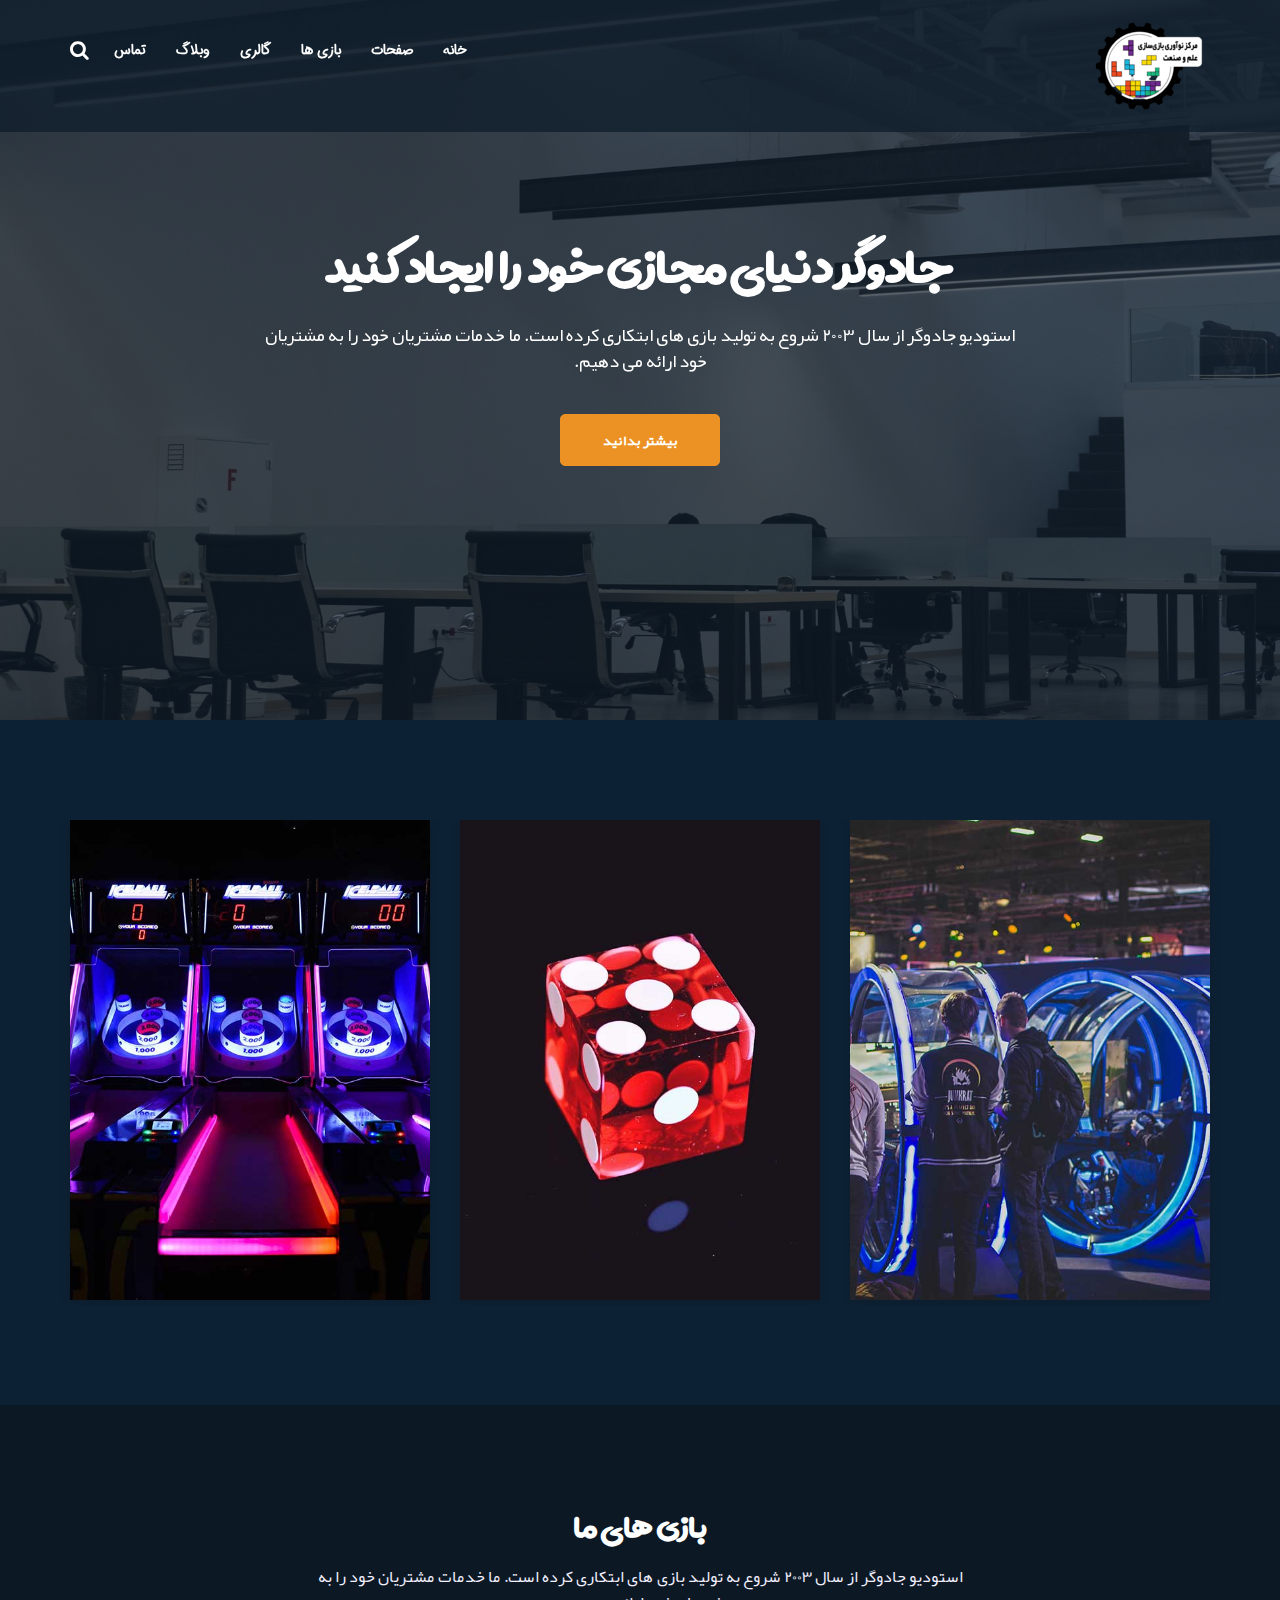
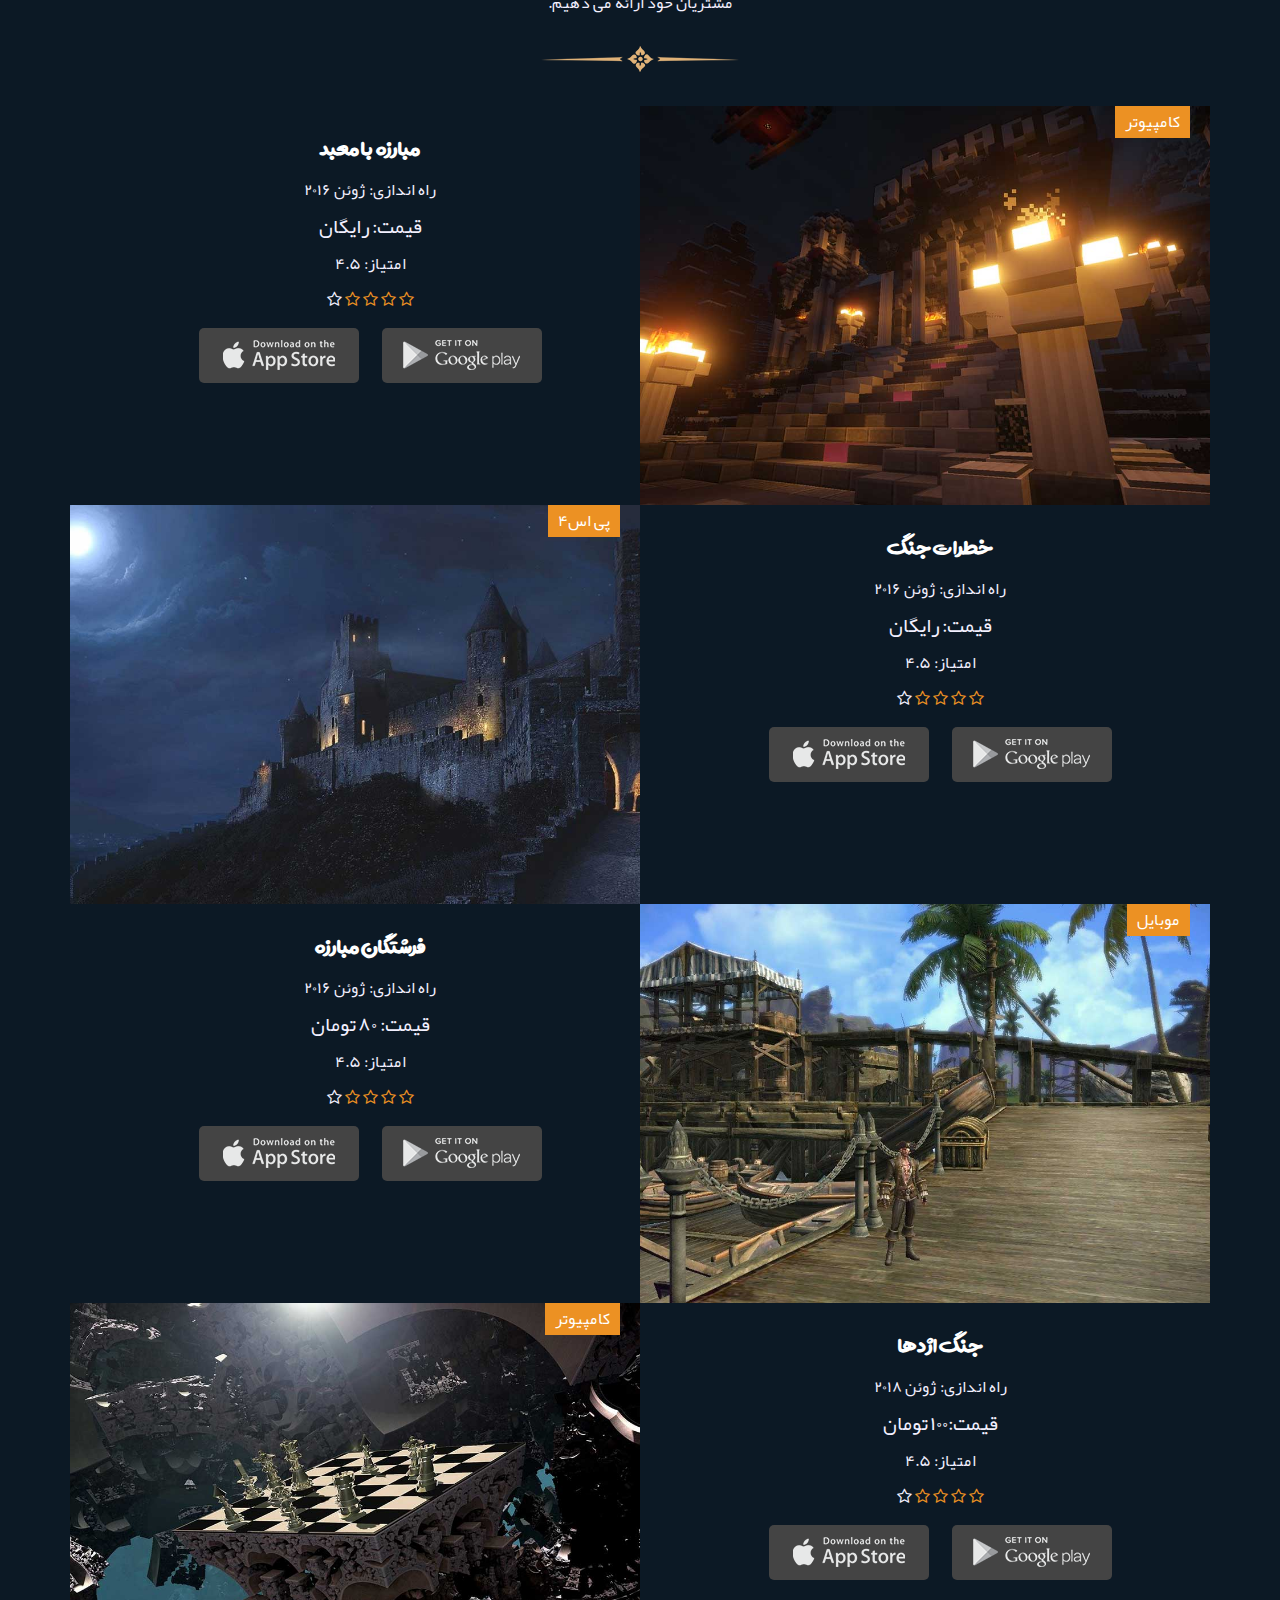
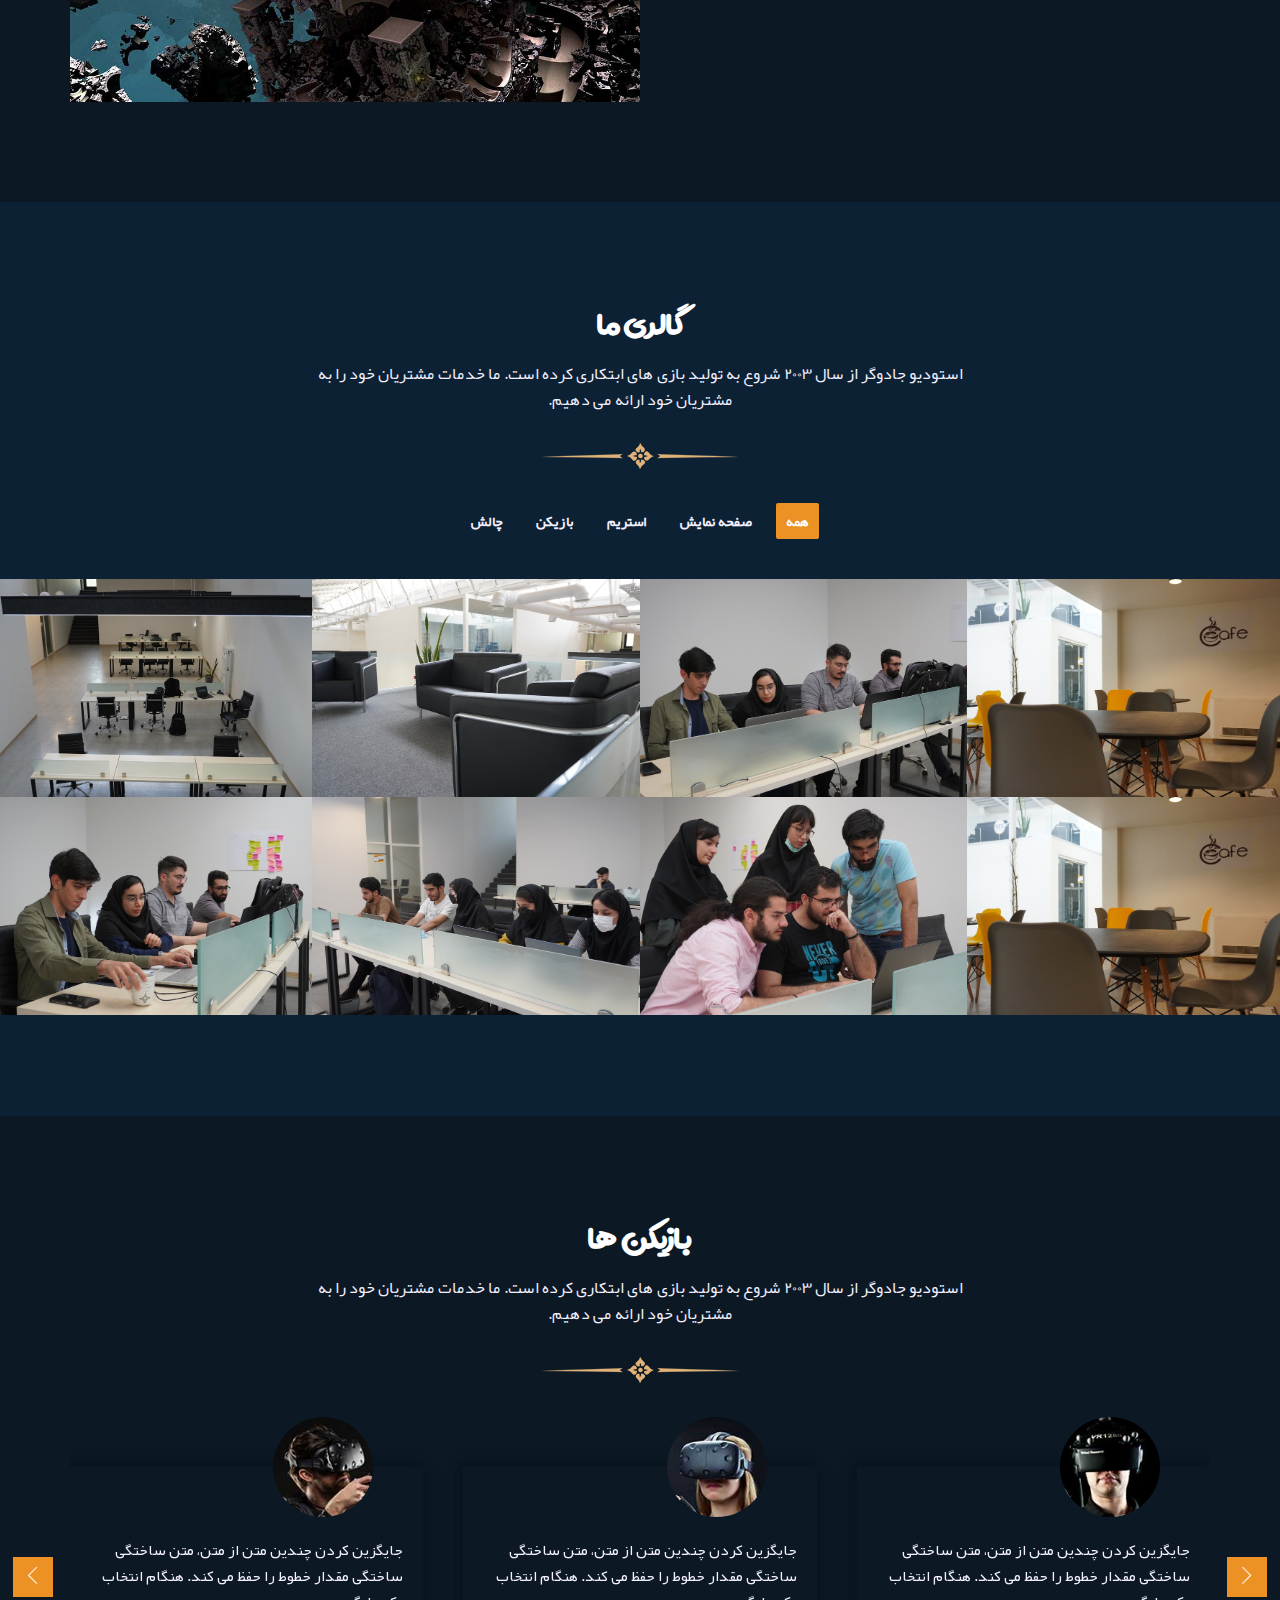
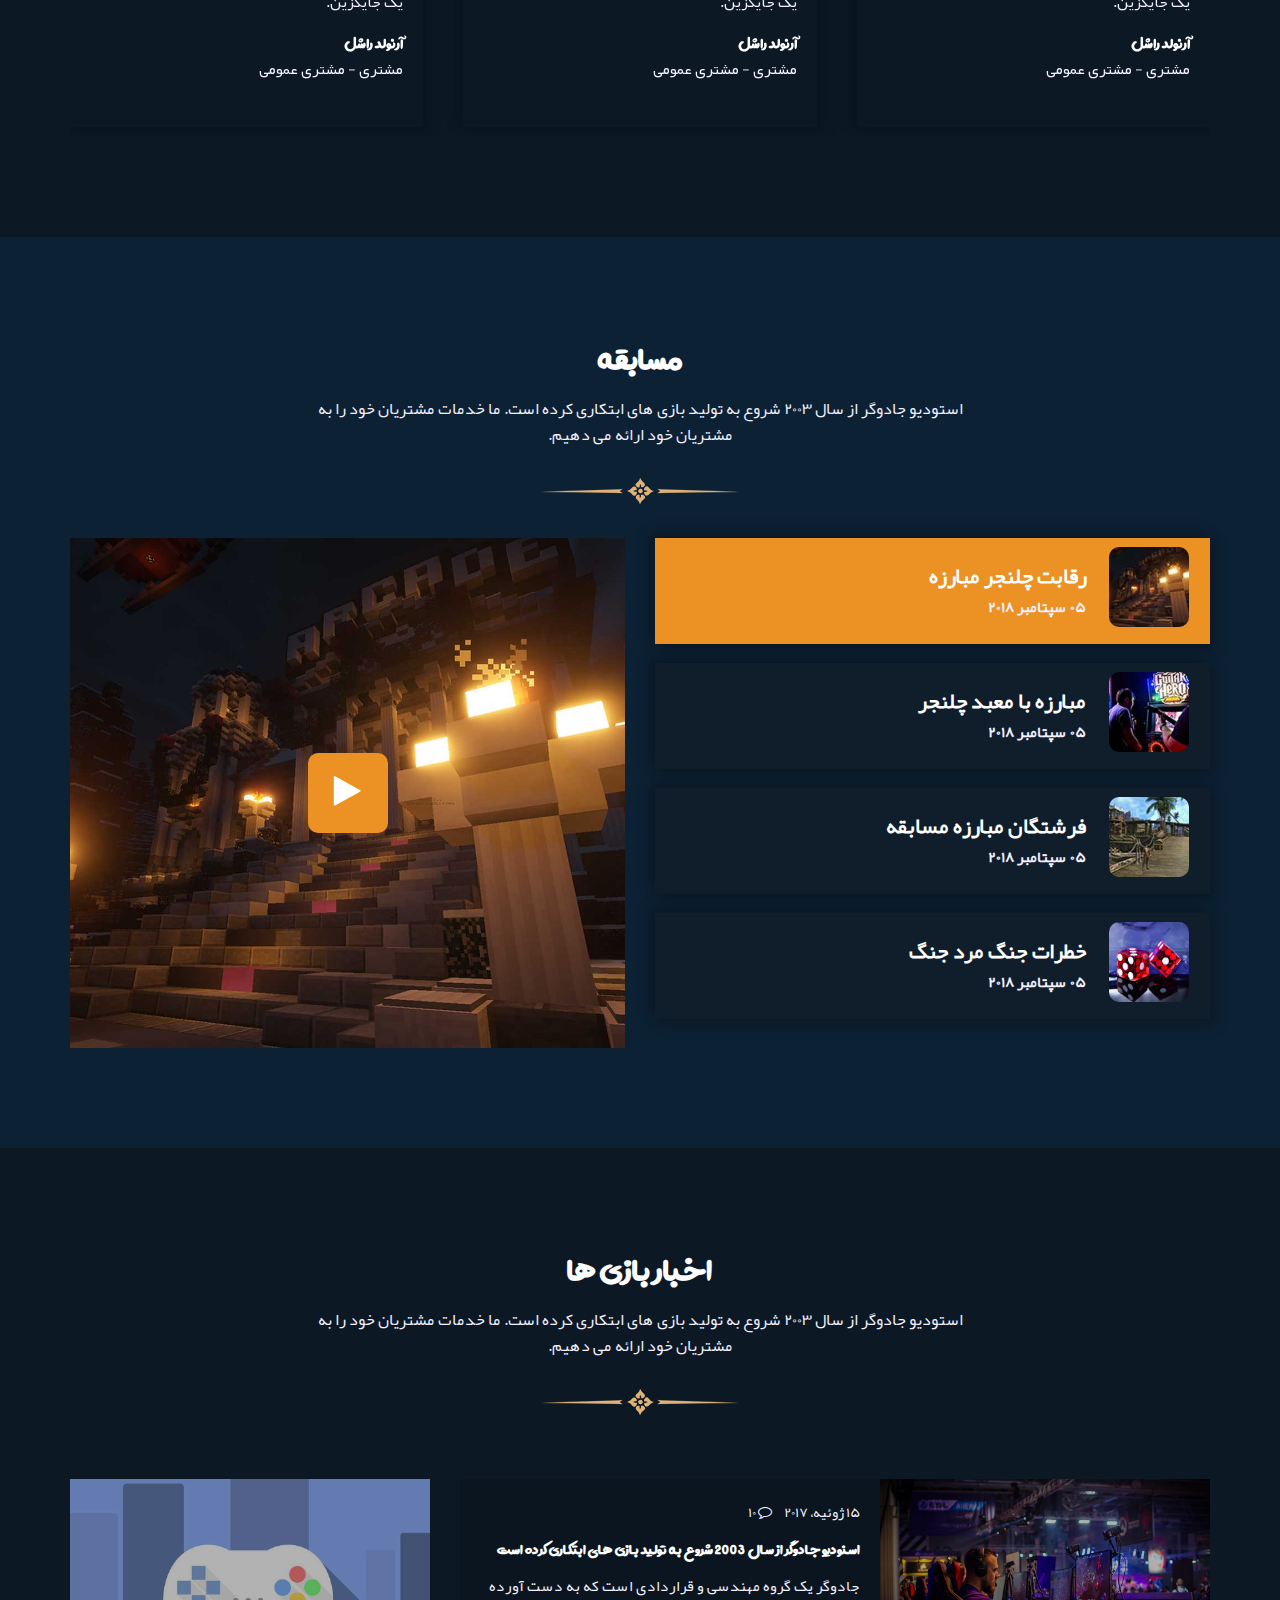
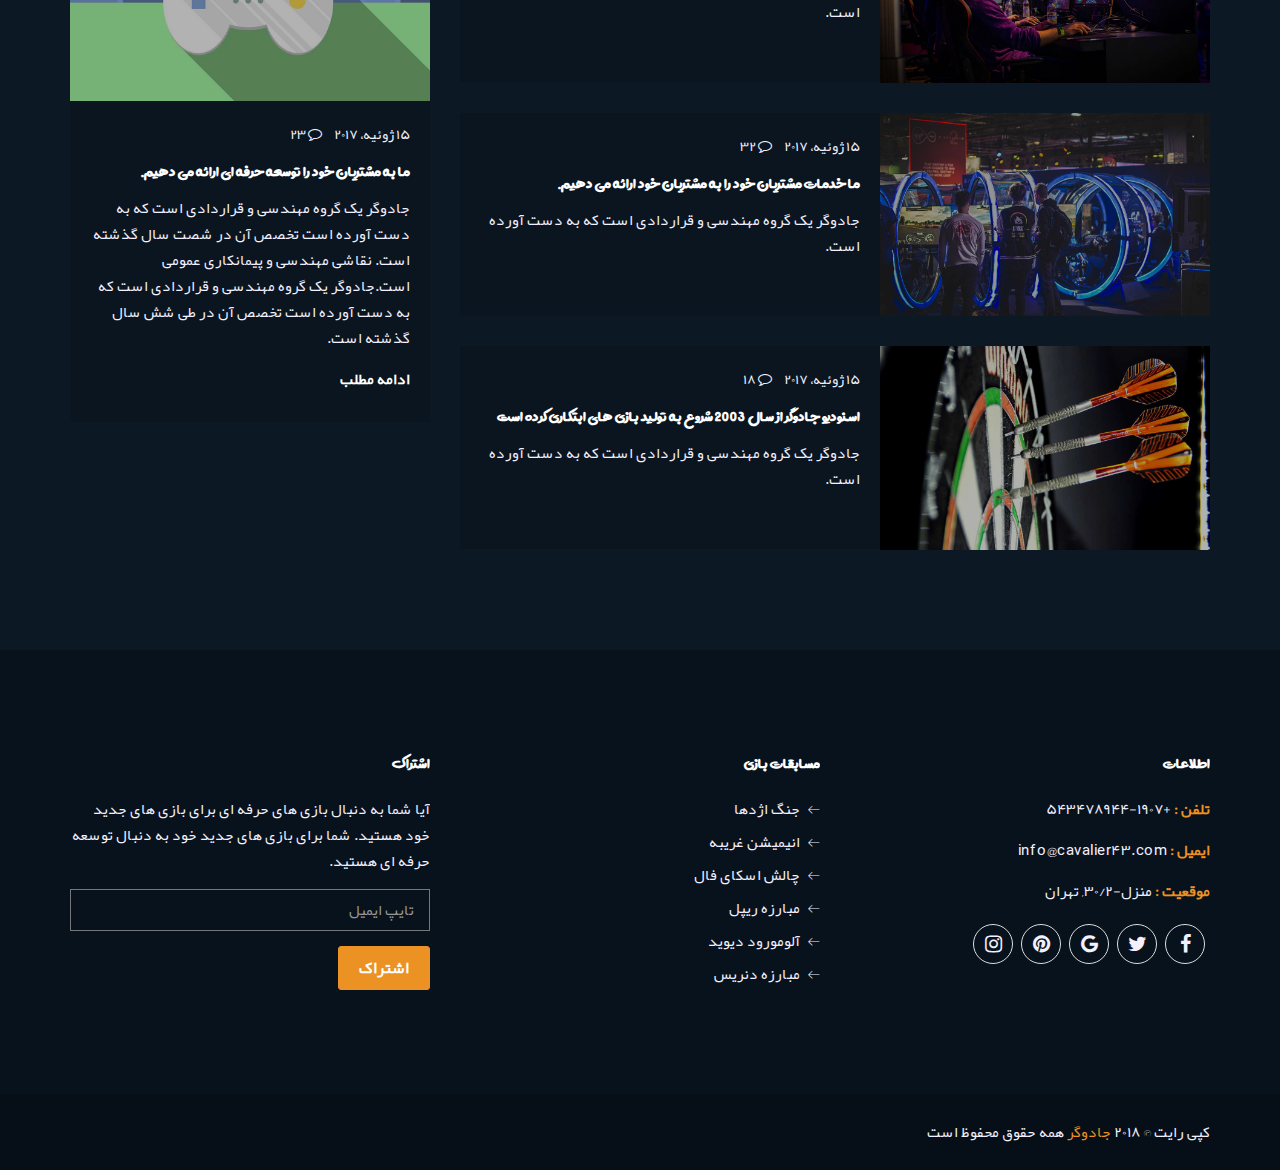
<file: index-2.html>
<!doctype html>
<html class="no-js" lang="en">

<head>
		<meta charset="utf-8">
		<meta http-equiv="x-ua-compatible" content="ie=edge">
		<title>صفحه اصلی 1 | جادوگر</title>
		<meta name="description" content="">
		<meta name="viewport" content="width=device-width, initial-scale=1">

		<!-- favicon -->		
		<link rel="shortcut icon" type="image/x-icon" href="img/logo/favicon.ico">

		<!-- all css here -->

		<!-- bootstrap v3.3.6 css -->
		<link rel="stylesheet" href="css/bootstrap.min.css">
		<!-- owl.carousel css -->
		<link rel="stylesheet" href="css/owl.carousel.css">
		<link rel="stylesheet" href="css/owl.transitions.css">
        <!-- meanmenu css -->
        <link rel="stylesheet" href="css/meanmenu.min.css">
		<!-- font-awesome css -->
		<link rel="stylesheet" href="css/font-awesome.min.css">
		<link rel="stylesheet" href="css/icon.css">
		<link rel="stylesheet" href="css/flaticon.css">
		<!-- magnific css -->
        <link rel="stylesheet" href="css/magnific.min.css">
		<!-- venobox css -->
		<link rel="stylesheet" href="css/venobox.css">
		<!-- style css -->
		<link rel="stylesheet" href="style.css">
		<!-- responsive css -->
		<link rel="stylesheet" href="css/responsive.css">

		<!-- modernizr css -->
		<script src="js/vendor/modernizr-2.8.3.min.js"></script>
	</head>
		<body>

		<!--[if lt IE 8]>
			<p class="browserupgrade">You are using an <strong>outdated</strong> browser. Please <a href="http://browsehappy.com/">upgrade your browser</a> to improve your experience.</p>
		<![endif]-->

        <div id="preloader"></div>
        <header class="header-one">
            <!-- header-area start -->
            <div id="sticker" class="header-area hidden-xs">
                <div class="container">
                    <div class="row">
                        <!-- logo start -->
                        <div class="col-md-3 col-sm-3">
                            <div class="logo">
                                <!-- Brand -->
                                <a class="navbar-brand page-scroll sticky-logo" href="index-2.html">
                                    <img src="img/logo/logo2.png" alt="">
                                </a>
                            </div>
                        </div>
                        <!-- logo end -->
                        <div class="col-md-9 col-sm-9">
                            <div class="header-right-link">
                                <!-- search option start -->
                                <form action="#">
                                    <div class="search-option">
                                        <input type="text" placeholder="جستجو...">
                                        <button class="button" type="submit"><i class="fa fa-search"></i></button>
                                    </div>
                                    <a class="main-search" href="#"><i class="fa fa-search"></i></a>
                                </form>
                                <!-- search option end -->
                            </div>
                            <!-- mainmenu start -->
                            <nav class="navbar navbar-default">
                                <div class="collapse navbar-collapse" id="navbar-example">
                                    <div class="main-menu">
                                        <ul class="nav navbar-nav navbar-right">
                                            <li><a href="index-2.html">خانه</a></li>
											<li><a class="pagess" href="#">صفحات</a>
												<ul class="sub-menu">
													<li><a href="about.html">درباره ما</a></li>
													<li><a href="team.html">تیم</a></li>
													<li><a href="faq.html">سوالات متداول</a></li>
													<li><a href="error.html">ارور</a></li>
												</ul>
											</li>
											<li><a class="pagess" href="#">بازی ها</a>
												<ul class="sub-menu">
													<li><a href="games.html">همه بازی ها</a></li>
													<li><a href="single-game.html">جزئیات بازی</a></li>
												</ul>
											</li>
											<li><a class="pagess" href="#">گالری</a>
												<ul class="sub-menu">
													<li><a href="gallery-3.html">پروژه 3 ستونه</a></li>
													<li><a href="gallery-4.html">پروژه 4 ستونه</a></li>
												</ul>
											</li>
											<li><a class="pagess" href="#">وبلاگ</a>
												<ul class="sub-menu">
													<li><a href="blog.html">وبلاگ گرید</a></li>
													<li><a href="blog-sidebar.html">نوار کناری وبلاگ</a></li>
													<li><a href="blog-details.html">جزئیات وبلاگ</a></li>
												</ul>
											</li>
											<li><a href="contact.html">تماس</a></li>
                                        </ul>
                                    </div>
                                </div>
                            </nav>
                            <!-- mainmenu end -->
                        </div>
                    </div>
                </div>
            </div>
            <!-- header-area end -->
            <!-- mobile-menu-area start -->
            <div class="mobile-menu-area hidden-lg hidden-md hidden-sm">
                <div class="container">
                    <div class="row">
                        <div class="col-md-12">
                            <div class="mobile-menu">
                                <div class="logo">
                                    <a href="index-2.html"><img src="img/logo/logo2.png" alt="" /></a>
                                </div>
                                <nav id="dropdown">
                                    <ul>
                                        <li><a href="index-2.html">خانه</a></li>
										<li><a class="pagess" href="#">صفحات</a>
											<ul class="sub-menu">
												<li><a href="about.html">درباره ما</a></li>
												<li><a href="team.html">تیم</a></li>
												<li><a href="faq.html">سوالات متداول</a></li>
												<li><a href="error.html">ارور</a></li>
											</ul>
										</li>
										<li><a class="pagess" href="#">بازی ها</a>
											<ul class="sub-menu">
												<li><a href="games.html">همه بازی ها</a></li>
												<li><a href="single-game.html">جزئیات بازی</a></li>
											</ul>
										</li>
										<li><a class="pagess" href="#">گالری</a>
											<ul class="sub-menu">
												<li><a href="gallery-3.html">پروژه 3 ستونه</a></li>
												<li><a href="gallery-4.html">پروژه 4 ستونه</a></li>
											</ul>
										</li>
										<li><a class="pagess" href="#">وبلاگ</a>
											<ul class="sub-menu">
												<li><a href="blog.html">وبلاگ گرید</a></li>
												<li><a href="blog-sidebar.html">نوار کناری وبلاگ</a></li>
												<li><a href="blog-details.html">جزئیات وبلاگ</a></li>
											</ul>
										</li>
										<li><a href="contact.html">تماس</a></li>
                                    </ul>
                                </nav>
                            </div>					
                        </div>
                    </div>
                </div>
            </div>
            <!-- mobile-menu-area end -->		
        </header>
        <!-- header end -->
        <!-- Start Slider Area -->
        <div class="intro-area">
           <div class="main-overly"></div>
            <div class="intro-carousel">
                <div class="intro-content">
                    <div class="slider-images">
                        <img src="img/slider/s1.jpg" alt="">
                    </div>
                    <div class="slider-content">
						<div class="container">
							<div class="row">
								<div class="col-md-12 text-center">
									<!-- layer 1 -->
									<div class="layer-1-2">
										<h1 class="title2">جادوگر دنیای مجازی خود را ایجاد کنید </h1>
									</div>
									<div class="layer-1-1 hidden-xs">
										<p>استودیو جادوگر از سال 2003 شروع به تولید بازی های ابتکاری کرده است. ما خدمات مشتریان خود را به مشتریان خود ارائه می دهیم.</p>
									</div>
									<!-- layer 3 -->
									<div class="layer-1-3">
										<a href="#" class="ready-btn" >بیشتر بدانید</a>
									</div>
								</div>
							</div>
						</div>
                    </div>
                </div>
                <div class="intro-content">
                    <div class="slider-images">
                        <img src="img/slider/s2.jpg" alt="">
                    </div>
                    <div class="slider-content">
						<div class="container">
							<div class="row">
								<div class="col-md-12 text-center">
									<!-- layer 1 -->
									<div class="layer-1-2">
										<h1 class="title2">ما چالش بعدی خود را آماده می کنیم</h1>
									</div>
									<div class="layer-1-1 hidden-xs">
										<p>استودیو جادوگر از سال 2003 شروع به تولید بازی های ابتکاری کرده است. ما خدمات مشتریان خود را به مشتریان خود ارائه می دهیم.</p>
									</div>
									<!-- layer 3 -->
									<div class="layer-1-3">
										<a href="#" class="ready-btn" >بیشتر بدانید</a>
									</div>
								</div>
							</div>
						</div>
                    </div>
                </div>
            </div>
        </div>
        <!-- End Slider Area -->
        <!-- Welcome service area start -->
        <div class="services-area bg-color-2 area-padding">
            <div class="container">
                <div class="row">
                    <div class="services-carousel">
                    	<!-- single-well end-->
						<div class="col-md-4 col-sm-4 col-xs-12">
							<div class="single-services text-center">
								<div class="services-img">
									<img src="img/feature/1.jpg" alt="">
									<div class="image-layer">
										<img src="img/icon/g1.png" alt="icon Image">
									</div>
								</div>
								<div class="main-services">
									<div class="service-content">
										<h4>موج دار شدن سلطنتی</h4>
										<p>به زودی 4 فوریه 2019</p>
										<a class="service-btn" href="#">بیشتر بدانید</a>
									</div>
								</div>
							</div>
						</div>
						<!-- single-well end-->
						<div class="col-md-4 col-sm-4 col-xs-12">
							<div class="single-services text-center">
								<div class="services-img">
									<img src="img/feature/2.jpg" alt="">
									<div class="image-layer">
										<img src="img/icon/g2.png" alt="icon Image">
									</div>
								</div>
								<div class="main-services">
									<div class="service-content">
										<h4>روی رقاص</h4>
										<p>به زودی 4 فوریه 2019</p>
										<a class="service-btn" href="#">بیشتر بدانید</a>
									</div>
								</div>
							</div>
						</div>
						<!-- single-well end-->
						<div class="col-md-4 col-sm-4 col-xs-12">
							<div class="single-services text-center">
								<div class="services-img">
									<img src="img/feature/3.jpg" alt="">
									<div class="image-layer">
										<img src="img/icon/g3.png" alt="icon Image">
									</div>
								</div>
								<div class="main-services">
									<div class="service-content">
										<h4>مبارزه با چالش</h4>
										<p>به زودی 4 فوریه 2019</p>
										<a class="service-btn" href="#">بیشتر بدانید</a>
									</div>
								</div>
							</div>
						</div>
						<!-- single-well end-->
                        <div class="col-md-4 col-sm-4 col-xs-12">
							<div class="single-services text-center">
								<div class="services-img">
									<img src="img/feature/4.jpg" alt="">
									<div class="image-layer">
										<img src="img/icon/g4.png" alt="icon Image">
									</div>
								</div>
								<div class="main-services">
									<div class="service-content">
										<h4>آسمان آبی</h4>
										<p>به زودی 4 فوریه 2019</p>
										<a class="service-btn" href="#">بیشتر بدانید</a>
									</div>
								</div>
							</div>
						</div>
						<!-- single-well end-->
                        <div class="col-md-4 col-sm-4 col-xs-12">
							<div class="single-services text-center">
								<div class="services-img">
									<img src="img/feature/5.jpg" alt="">
									<div class="image-layer">
										<img src="img/icon/g5.png" alt="icon Image">
									</div>
								</div>
								<div class="main-services">
									<div class="service-content">
										<h4>جهان اژدها</h4>
										<p>به زودی 4 فوریه 2019</p>
										<a class="service-btn" href="#">بیشتر بدانید</a>
									</div>
								</div>
							</div>
						</div>
						<!-- single-well end-->
                        <div class="col-md-4 col-sm-4 col-xs-12">
							<div class="single-services text-center">
								<div class="services-img">
									<img src="img/feature/6.jpg" alt="">
									<div class="image-layer">
										<img src="img/icon/g6.png" alt="icon Image">
									</div>
								</div>
								<div class="main-services">
									<div class="service-content">
										<h4>انیمیشن عجیب و غریب</h4>
										<p>به زودی 4 فوریه 2019</p>
										<a class="service-btn" href="#">بیشتر بدانید</a>
									</div>
								</div>
							</div>
						</div>
						<!-- single-well end-->
                    </div>
                </div>
            </div>
        </div>
        <!-- Welcome service area End -->
        <!-- Start Product Area -->
        <div class="product-area bg-color-1 area-padding">
            <div class="container">
               <div class="row">
					<div class="col-md-12 col-sm-12 col-xs-12">
						<div class="section-headline white-headline text-center">
							<h3>بازی های ما</h3>
							<p>استودیو جادوگر از سال 2003 شروع به تولید بازی های ابتکاری کرده است. ما خدمات مشتریان خود را به مشتریان خود ارائه می دهیم.</p>
						</div>
					</div>
				</div>
                <div class="row">
                    <div class="best-product">
                        <!-- Start single product -->
                        <div class="col-md-12 col-sm-12 col-xs-12">
                            <div class="single-product">
                                <div class="col-md-6 col-sm-6 col-xs-12">
                                    <div class="product">
										<div class="product-img">
										    <span class="category"> کامپیوتر</span>
											<img class="first-img" src="img/product/p1.jpg" alt="">
											<a href="https://www.youtube.com/watch?v=O33uuBh6nXA" class="video-play vid-zone">
											   <i class="fa fa-play"></i>
											</a>
										</div>
                                    </div>
                                </div>
                                <!-- Start product content -->
                                <div class="col-md-6 col-sm-6 col-xs-12">
									<div class="product-content text-center">
										<h4 class="product-name">
											<a href="#">مبارزه با معبد</a>
										</h4>
										<div class="launch-date">
											<span>راه اندازی: ژوئن 2016</span>
										</div>
										<div class="price-box">
											<span class="price">قیمت: رایگان</span>
										</div>
										<div class="pro-rating no-rating">
										    <span class="rating-rate"> امتیاز: 4.5</span>
											<a href="#"><i class="fa fa-star-o"></i></a>
											<a href="#"><i class="fa fa-star-o"></i></a>
											<a href="#"><i class="fa fa-star-o"></i></a>
											<a href="#"><i class="fa fa-star-o"></i></a>
											<a href="#"><i class="fa fa-star-o"></i></a>
										</div>
										<div class="download-btn">
											<span class="play-btn"><img src="img/icon/gplay.png" alt=""></span>
											<span class="play-btn"><img src="img/icon/aplay.png" alt=""></span>
										</div>
									</div>
                                </div>
                                <!-- End product content -->
                            </div>
                        </div>
                        <!-- End single product -->
                        <!-- Start single product -->
                        <div class="col-md-12 col-sm-12 col-xs-12">
                            <div class="single-product">
                                <!-- Start product content -->
                                <div class="col-md-6 col-sm-6 hidden-xs">
									<div class="product-content text-center">
										<h4 class="product-name">
											<a href="#">خطرات جنگ</a>
										</h4>
										<div class="launch-date">
											<span>راه اندازی: ژوئن 2016</span>
										</div>
										<div class="price-box">
											<span class="price">قیمت: رایگان</span>
										</div>
										<div class="pro-rating no-rating">
										    <span class="rating-rate"> امتیاز: 4.5</span>
											<a href="#"><i class="fa fa-star-o"></i></a>
											<a href="#"><i class="fa fa-star-o"></i></a>
											<a href="#"><i class="fa fa-star-o"></i></a>
											<a href="#"><i class="fa fa-star-o"></i></a>
											<a href="#"><i class="fa fa-star-o"></i></a>
										</div>
										<div class="download-btn">
											<span class="play-btn"><img src="img/icon/gplay.png" alt=""></span>
											<span class="play-btn"><img src="img/icon/aplay.png" alt=""></span>
										</div>
									</div>
                                </div>
                                <!-- End product content -->
                                <div class="col-md-6 col-sm-6 col-xs-12">
                                    <div class="product">
										<div class="product-img">
										    <span class="category"> پی اس4</span>
											<img class="first-img" src="img/product/p2.jpg" alt="">
											<a href="https://www.youtube.com/watch?v=O33uuBh6nXA" class="video-play vid-zone">
											   <i class="fa fa-play"></i>
											</a>
										</div>
                                    </div>
                                </div>
                                <div class="hidden-lg hidden-md hidden-sm col-xs-12">
									<div class="product-content text-center">
										<h4 class="product-name">
											<a href="#">خطرات جنگ</a>
										</h4>
										<div class="launch-date">
											<span>راه اندازی: ژوئن 2016</span>
										</div>
										<div class="price-box">
											<span class="price">قیمت: رایگان</span>
										</div>
										<div class="pro-rating no-rating">
										    <span class="rating-rate"> امتیاز: 4.5</span>
											<a href="#"><i class="fa fa-star-o"></i></a>
											<a href="#"><i class="fa fa-star-o"></i></a>
											<a href="#"><i class="fa fa-star-o"></i></a>
											<a href="#"><i class="fa fa-star-o"></i></a>
											<a href="#"><i class="fa fa-star-o"></i></a>
										</div>
										<div class="download-btn">
											<span class="play-btn"><img src="img/icon/gplay.png" alt=""></span>
											<span class="play-btn"><img src="img/icon/aplay.png" alt=""></span>
										</div>
									</div>
                                </div>
                            </div>
                        </div>
                        <!-- End single product -->
                        <!-- Start single product -->
                        <div class="col-md-12 col-sm-12 col-xs-12">
                            <div class="single-product">
                                <div class="col-md-6 col-sm-6 col-xs-12">
                                    <div class="product">
										<div class="product-img">
										<span class="category"> موبایل</span>
											<img class="first-img" src="img/product/p3.jpg" alt="">
											<a href="https://www.youtube.com/watch?v=O33uuBh6nXA" class="video-play vid-zone">
											   <i class="fa fa-play"></i>
											</a>
										</div>
                                    </div>
                                </div>
                                <!-- Start product content -->
                                <div class="col-md-6 col-sm-6 col-xs-12">
									<div class="product-content text-center">
										<h4 class="product-name">
											<a href="#">فرشتگان مبارزه</a>
										</h4>
										<div class="launch-date">
											<span>راه اندازی: ژوئن 2016</span>
										</div>
										<div class="price-box">
											<span class="price">قیمت: 80 تومان</span>
										</div>
										<div class="pro-rating no-rating">
										    <span class="rating-rate"> امتیاز: 4.5</span>
											<a href="#"><i class="fa fa-star-o"></i></a>
											<a href="#"><i class="fa fa-star-o"></i></a>
											<a href="#"><i class="fa fa-star-o"></i></a>
											<a href="#"><i class="fa fa-star-o"></i></a>
											<a href="#"><i class="fa fa-star-o"></i></a>
										</div>
										<div class="download-btn">
											<span class="play-btn"><img src="img/icon/gplay.png" alt=""></span>
											<span class="play-btn"><img src="img/icon/aplay.png" alt=""></span>
										</div>
									</div>
                                </div>
                                <!-- End product content -->
                            </div>
                        </div>
                        <!-- End single product -->
                        <!-- Start single product -->
                        <div class="col-md-12 col-sm-12 col-xs-12">
                            <div class="single-product last-item">
                                <!-- Start product content -->
                                <div class="col-md-6 col-sm-6 hidden-xs">
									<div class="product-content text-center">
										<h4 class="product-name">
											<a href="#">جنگ اژدها</a>
										</h4>
										<div class="launch-date">
											<span>راه اندازی: ژوئن 2018</span>
										</div>
										<div class="price-box">
											<span class="price">قیمت:100 تومان</span>
										</div>
										<div class="pro-rating no-rating">
										    <span class="rating-rate"> امتیاز: 4.5</span>
											<a href="#"><i class="fa fa-star-o"></i></a>
											<a href="#"><i class="fa fa-star-o"></i></a>
											<a href="#"><i class="fa fa-star-o"></i></a>
											<a href="#"><i class="fa fa-star-o"></i></a>
											<a href="#"><i class="fa fa-star-o"></i></a>
										</div>
										<div class="download-btn">
											<span class="play-btn"><img src="img/icon/gplay.png" alt=""></span>
											<span class="play-btn"><img src="img/icon/aplay.png" alt=""></span>
										</div>
									</div>
                                </div>
                                <!-- End product content -->
                                <div class="col-md-6 col-sm-6">
                                    <div class="product">
										<div class="product-img">
										    <span class="category"> کامپیوتر</span>
											<img class="first-img" src="img/product/p4.jpg" alt="">
											<a href="https://www.youtube.com/watch?v=O33uuBh6nXA" class="video-play vid-zone">
											   <i class="fa fa-play"></i>
											</a>
										</div>
                                    </div>
                                </div>
                                <div class="hidden-lg hidden-md hidden-sm col-xs-12">
									<div class="product-content text-center">
										<h4 class="product-name">
											<a href="#">جنگ اژدها</a>
										</h4>
										<div class="launch-date">
											<span>راه اندازی: ژوئن 2018</span>
										</div>
										<div class="price-box">
											<span class="price">قیمت:100 تومان</span>
										</div>
										<div class="pro-rating no-rating">
										    <span class="rating-rate"> امتیاز: 4.5</span>
											<a href="#"><i class="fa fa-star-o"></i></a>
											<a href="#"><i class="fa fa-star-o"></i></a>
											<a href="#"><i class="fa fa-star-o"></i></a>
											<a href="#"><i class="fa fa-star-o"></i></a>
											<a href="#"><i class="fa fa-star-o"></i></a>
										</div>
										<div class="download-btn">
											<span class="play-btn"><img src="img/icon/gplay.png" alt=""></span>
											<span class="play-btn"><img src="img/icon/aplay.png" alt=""></span>
										</div>
									</div>
                                </div>
                            </div>
                        </div>
                        <!-- End single product -->
                    </div>
                </div>
            </div>
        </div>
        <!-- End Product Area -->
        <!-- Start Gallery Area -->
        <div class="project-area bg-color-2 fix area-padding">
			<div class="container-full">
			    <div class="row">
					<div class="col-md-12 col-sm-12 col-xs-12">
						<div class="section-headline white-headline text-center">
							<h3>گالری ما</h3>
							<p>استودیو جادوگر از سال 2003 شروع به تولید بازی های ابتکاری کرده است. ما خدمات مشتریان خود را به مشتریان خود ارائه می دهیم.</p>
						</div>
					</div>
				</div>
				<div class="row">
                    <div class="awesome-project fix">
						<div class="col-md-12 col-sm-12 col-xs-12">
							<div class="awesome-menu text-center">
								<ul class="project-menu">
									<li><a href="#" class="active" data-filter="*" >همه</a></li>
									<li><a href="#" data-filter=".screen">صفحه نمایش</a></li>
									<li><a href="#" data-filter=".stream">استریم</a></li>
									<li><a href="#" data-filter=".player">بازیکن</a></li>
									<li><a href="#" data-filter=".challange">چالش</a></li>
								</ul>				
							</div>
						</div>
					</div>
                    <div class="project-content">
                        <!-- single-awesome-project start -->
                        <div class="project-single screen">
                            <div class="single-awesome-project">
                                <div class="awesome-img">
                                    <a class="venobox" data-gall="myGallery" href="img/gallery/p1.jpg">
                                        <img src="img/gallery/p1.jpg" alt="" />
                                    </a>
                                </div>
                            </div>
                        </div>
                        <!-- single-awesome-project end -->
                        <!-- single-awesome-project start -->
                        <div class="project-single stream">
                            <div class="single-awesome-project">
                                <div class="awesome-img">
                                    <a class="venobox" data-gall="myGallery" href="img/gallery/p2.jpg">
                                        <img src="img/gallery/p2.jpg" alt="" />
                                    </a>
                                </div>
                            </div>
                        </div>
                        <!-- single-awesome-project end -->
                        <!-- single-awesome-project start -->
                        <div class="project-single challange">
                            <div class="single-awesome-project">
                                <div class="awesome-img">
                                    <a class="venobox" data-gall="myGallery" href="img/gallery/p3.jpg">
                                        <img src="img/gallery/p3.jpg" alt="" />
                                    </a>
                                </div>
                            </div>
                        </div>
                        <!-- single-awesome-project end -->
                        <!-- single-awesome-project start -->
                        <div class="project-single stream">
                            <div class="single-awesome-project">
                                <div class="awesome-img">
                                    <a class="venobox" data-gall="myGallery" href="img/gallery/p4.jpg">
                                        <img src="img/gallery/p4.jpg" alt="" />
                                    </a>
                                </div>
                            </div>
                        </div>
                        <!-- single-awesome-project end -->
                        <!-- single-awesome-project start -->
                        <div class="project-single screen">
                            <div class="single-awesome-project">
                                <div class="awesome-img">
                                    <a class="venobox" data-gall="myGallery" href="img/gallery/p5.jpg">
                                        <img src="img/gallery/p5.jpg" alt="" />
                                    </a>
                                </div>
                            </div>
                        </div>
                        <!-- single-awesome-project end -->
                        <!-- single-awesome-project start -->
                        <div class="project-single player">
                            <div class="single-awesome-project">
                                <div class="awesome-img">
                                    <a class="venobox" data-gall="myGallery" href="img/gallery/p6.jpg">
                                        <img src="img/gallery/p6.jpg" alt="" />
                                    </a>
                                </div>
                            </div>
                        </div>
                        <!-- single-awesome-project end -->
                        <!-- single-awesome-project start -->
                        <div class="project-single challange">
                            <div class="single-awesome-project">
                                <div class="awesome-img">
                                    <a class="venobox" data-gall="myGallery" href="img/gallery/p7.jpg">
                                        <img src="img/gallery/p7.jpg" alt="" />
                                    </a>
                                </div>
                            </div>
                        </div>
                        <!-- single-awesome-project end -->
                        <!-- single-awesome-project start -->
                        <div class="project-single stream">
                            <div class="single-awesome-project">
                                <div class="awesome-img">
                                    <a class="venobox" data-gall="myGallery" href="img/gallery/p8.jpg">
                                        <img src="img/gallery/p8.jpg" alt="" />
                                    </a>
                                </div>
                            </div>
                        </div>
                        <!-- single-awesome-project end -->
                    </div>
				</div>	
			</div>
			<!-- End main content -->
		</div>
		<!-- End portfolio Area -->
        <!-- Start testimonials Area -->
        <div class="reviews-area bg-color-1 fix area-padding">
            <div class="container">
                <div class="row">
					<div class="col-md-12 col-sm-12 col-xs-12">
						<div class="section-headline white-headline text-center">
							<h3>بازیکن ها</h3>
							<p>استودیو جادوگر از سال 2003 شروع به تولید بازی های ابتکاری کرده است. ما خدمات مشتریان خود را به مشتریان خود ارائه می دهیم.</p>
						</div>
					</div>
				</div>
                <div class="row">
                    <div class="col-md-12 col-sm-12 col-xs-12">
                        <div class="Reviews-content">
                            <!-- start testimonial carousel -->
                            <div class="testimonial-carousel item-indicator">
                                <div class="single-testi">
                                    <div class="testi-img ">
                                        <img src="img/review/1.jpg" alt="">
                                    </div>
                                    <div class="testi-text">
                                        <p>جایگزین کردن چندین متن از متن، متن ساختگی ساختگی مقدار خطوط را حفظ می کند. هنگام انتخاب یک جایگزین.</p>
                                        <h4>آرنولد راشل</h4>
                                        <span class="guest-rev">مشتری - <a href="#">مشتری عمومی</a></span>
                                    </div>
                                </div>
                                <!-- End single item -->
                                <div class="single-testi">
                                    <div class="testi-img ">
                                        <img src="img/review/2.jpg" alt="">
                                    </div>
                                    <div class="testi-text">
                                        <p>جایگزین کردن چندین متن از متن، متن ساختگی ساختگی مقدار خطوط را حفظ می کند. هنگام انتخاب یک جایگزین.</p>
                                        <h4>آرنولد راشل</h4>
                                        <span class="guest-rev">مشتری - <a href="#">مشتری عمومی</a></span>
                                    </div>
                                </div>
                                <!-- End single item -->
                                <div class="single-testi">
                                    <div class="testi-img">
                                        <img src="img/review/3.jpg" alt="">
                                    </div>
                                    <div class="testi-text">
                                        <p>جایگزین کردن چندین متن از متن، متن ساختگی ساختگی مقدار خطوط را حفظ می کند. هنگام انتخاب یک جایگزین.</p>

                                        <h4>آرنولد راشل</h4>
                                        <span class="guest-rev">مشتری  - <a href="#">مشتری عمومی</a></span>
                                    </div>
                                </div>
                                <!-- End single item -->
                                <div class="single-testi">
                                    <div class="testi-img">
                                        <img src="img/review/4.jpg" alt="">
                                    </div>

                                    <div class="testi-text">
                                        <p>جایگزین کردن چندین متن از متن، متن ساختگی ساختگی مقدار خطوط را حفظ می کند. هنگام انتخاب یک جایگزین.</p>
                                        <h4>آرنولد راشل</h4>
                                        <span class="guest-rev">مشتری - <a href="#">مدیر عمومی</a></span>
                                    </div>
                                </div>
                                <!-- End single item -->
                            </div>
                        </div>
                    </div>
                </div>
            </div>
        </div>
        <!-- End testimonials end -->
        <!-- Start Challange Area -->
        <div class="challange-area bg-color-2 area-padding">
            <div class="container">
                <div class="row">
					<div class="col-md-12 col-sm-12 col-xs-12">
						<div class="section-headline white-headline text-center">
							<h3>مسابقه</h3>
							<p>استودیو جادوگر از سال 2003 شروع به تولید بازی های ابتکاری کرده است. ما خدمات مشتریان خود را به مشتریان خود ارائه می دهیم.</p>
						</div>
					</div>
				</div>
                <div class="row">
					<!-- End single page -->
					<div class="col-md-6 col-sm-6 col-xs-12">
						<div class="tab-menu">
							 <!-- Nav tabs -->
							<ul class="nav nav-tabs" role="tablist">
								<li class="active">
								    <a href="#p-view-1" role="tab" data-toggle="tab">
							            <img class="cha-img" src="img/challange/c1.jpg" alt="challange image">
								        <span class="title-date">
								        	<span class="cha-title">رقابت چلنجر مبارزه</span>
								            <span class="cha-date">05 سپتامبر 2018</span>
								        </span>
								    </a>
								</li>
								<li>
								    <a href="#p-view-2" role="tab" data-toggle="tab">
							            <img class="cha-img" src="img/challange/c2.jpg" alt="challange image">
								        <span class="title-date">
								        	<span class="cha-title">مبارزه با معبد چلنجر</span>
								            <span class="cha-date">05 سپتامبر 2018</span>
								        </span>
								    </a>
								</li>
								<li>
							        <a href="#p-view-3" role="tab" data-toggle="tab">
							            <img class="cha-img" src="img/challange/c3.jpg" alt="challange image">
								        <span class="title-date">
								        	<span class="cha-title">فرشتگان مبارزه مسابقه</span>
								            <span class="cha-date">05 سپتامبر 2018</span>
								        </span>
								    </a>
								</li>
								<li>
							        <a href="#p-view-4" role="tab" data-toggle="tab">
							            <img class="cha-img" src="img/challange/b4.jpg" alt="challange image">
								        <span class="title-date">
								        	<span class="cha-title">خطرات جنگ مرد جنگ</span>
								            <span class="cha-date">05 سپتامبر 2018</span>
								        </span>
								    </a>
								</li>
							</ul>
						</div>
					</div>
					<div class="col-md-6 col-sm-6 col-xs-12">
						<div class="tab-content">
							<div class="tab-pane active" id="p-view-1">
								<div class="tab-inner">
									<div class="single-page">
										<div class="page-img">
											<img src="img/challange/b1.jpg" alt="">
										</div>
										<a href="https://www.youtube.com/watch?v=O33uuBh6nXA" class="video-play">
											<i class="fa fa-play"></i>
										</a>
									</div>
								</div>
							</div>
							<div class="tab-pane" id="p-view-2">
								<div class="tab-inner">
									<div class="single-page">
										<div class="page-img">
											<img src="img/challange/b2.jpg" alt="">
										</div>
										<a href="https://www.youtube.com/watch?v=O33uuBh6nXA" class="video-play">
											<i class="fa fa-play"></i>
										</a>
									</div>
								</div>
							</div>
							<div class="tab-pane" id="p-view-3">
								<div class="tab-inner">
									<div class="single-page">
										<div class="page-img">
											<img src="img/challange/b3.jpg" alt="">
										</div>
										<a href="https://www.youtube.com/watch?v=O33uuBh6nXA" class="video-play">
											<i class="fa fa-play"></i>
										</a>
									</div>
								</div>
							</div>
							<div class="tab-pane" id="p-view-4">
								<div class="tab-inner">
									<div class="single-page">
										<div class="page-img">
											<img src="img/challange/b4.jpg" alt="">
										</div>
										<a href="https://www.youtube.com/watch?v=O33uuBh6nXA" class="video-play">
											<i class="fa fa-play"></i>
										</a>
									</div>
								</div>
							</div>
						</div>
					</div>
					<!-- end column -->
				</div>
				<!-- end Row -->
            </div>
        </div>
        <!-- End Challange end -->
        <!--Blog Area Start-->
        <div class="blog-area bg-color-1 area-padding">
			<div class="container">
				<div class="row">
					<div class="col-md-12 col-sm-12 col-xs-12">
						<div class="section-headline white-headline text-center">
							<h3>اخبار بازی ها</h3>
							<p>استودیو جادوگر از سال 2003 شروع به تولید بازی های ابتکاری کرده است. ما خدمات مشتریان خود را به مشتریان خود ارائه می دهیم.</p>
						</div>
					</div>
				</div>
				<div class="row">
					<div class="blog-grid">
						<div class="col-md-8 col-sm-12 col-xs-12">
							<div class="blog-right-column">
								<div class="single-blog">
									<div class="blog-image">
										<a class="image-scale" href="#">
											<img src="img/blog/b1.jpg" alt="">
										</a>
									</div>
									<div class="blog-content">
										<div class="blog-meta">
											<span class="date-type">
												15 ژوئیه، 2017
											</span>
											<span class="comments-type">
												<i class="fa fa-comment-o"></i>
												10
											</span>
										</div>
										<a href="#">
											<h4>اسنودیو جادوگر از سال 2003 شروع به تولید بازی های ابتکاری کرده است</h4>
										</a>
										<p>جادوگر یک گروه مهندسی و قراردادی است که به دست آورده است.</p>
									</div>
								</div>
								<!-- End single blog -->
								<div class="single-blog">
								    <div class="blog-image">
										<a class="image-scale" href="#">
											<img src="img/blog/b2.jpg" alt="">
										</a>
									</div>
									<div class="blog-content">
										<div class="blog-meta">
											<span class="date-type">
												15 ژوئیه، 2017
											</span>
											<span class="comments-type">
												<i class="fa fa-comment-o"></i>
												32
											</span>
										</div>
										<a href="#">
											<h4>ما خدمات مشتریان خود را به مشتریان خود ارائه می دهیم.</h4>
										</a>
										<p>جادوگر یک گروه مهندسی و قراردادی است که به دست آورده است.</p>
									</div>
								</div>
								<!-- End single blog -->
								<div class="single-blog">
									<div class="blog-image">
										<a class="image-scale" href="#">
											<img src="img/blog/b3.jpg" alt="">
										</a>
									</div>
									<div class="blog-content">
										<div class="blog-meta">
											<span class="date-type">
												15 ژوئیه، 2017
											</span>
											<span class="comments-type">
												<i class="fa fa-comment-o"></i>
												18
											</span>
										</div>
										<a href="#">
											<h4>اسنودیو جادوگر از سال 2003 شروع به تولید بازی های ابتکاری کرده است</h4>
										</a>
										<p>جادوگر یک گروه مهندسی و قراردادی است که به دست آورده است.</p>
									</div>
								</div>
							</div>
						</div>
						<!-- End single blog -->
						<!-- Start single blog -->
						<div class="col-md-4 col-sm-12 col-xs-12">
							<div class="single-blog">
								<div class="blog-image">
									<a class="image-scale" href="#">
										<img src="img/blog/b4.jpg" alt="">
									</a>
								</div>
								<div class="blog-content">
								    <div class="blog-meta">
										<span class="date-type">
											15 ژوئیه، 2017
										</span>
										<span class="comments-type">
											<i class="fa fa-comment-o"></i>
											23
										</span>
									</div>
									<a href="#">
										<h4>ما به مشتریان خود را توسعه حرفه ای ارائه می دهیم.</h4>
									</a>
									<p>جادوگر یک گروه مهندسی و قراردادی است که به دست آورده است تخصص آن در شصت سال گذشته است. نقاشی مهندسی و پیمانکاری عمومی است.جادوگر یک گروه مهندسی و قراردادی است که به دست آورده است تخصص آن در طی شش سال گذشته است.</p>
									<a class="read-more" href="#"> ادامه مطلب</a>
								</div>
							</div>
						</div>
						<!-- End single blog -->
					</div>
				</div>
				<!-- End row -->
			</div>
		</div>
		<!--End of Blog Area-->		
        <!-- Start Footer bottom Area -->
        <footer>
            <div class="footer-area">
                <div class="container">
                    <div class="row">
                        <div class="col-md-4 col-sm-5 col-xs-12">
                            <div class="footer-content">
                                <div class="footer-head">
                                    <h4>اطلاعات</h4>
                                    <div class="footer-contacts">
                                        <p><span>تلفن :</span> +1907-543478944</p>
                                        <p><span>ایمیل :</span> info@cavalier43.com</p>
                                        <p><span>موقعیت :</span> منزل-30/2,  تهران</p>
                                    </div>
                                    <div class="footer-icons">
                                        <ul>
                                            <li>
                                                <a href="#">
                                                    <i class="fa fa-facebook"></i>
                                                </a>
                                            </li>
                                            <li>
                                                <a href="#">
                                                    <i class="fa fa-twitter"></i>
                                                </a>
                                            </li>
                                            <li>
                                                <a href="#">
                                                    <i class="fa fa-google"></i>
                                                </a>
                                            </li>
                                            <li>
                                                <a href="#">
                                                    <i class="fa fa-pinterest"></i>
                                                </a>
                                            </li>
                                            <li>
                                                <a href="#">
                                                    <i class="fa fa-instagram"></i>
                                                </a>
                                            </li>
                                        </ul>
                                    </div>
                                    
                                </div>
                            </div>
                        </div>
                        <!-- end single footer -->
                        <div class="col-md-4 col-sm-3 col-xs-12">
                            <div class="footer-content">
                                <div class="footer-head">
                                    <h4>مسابقات بازی</h4>
                                    <div class="footer-services-link">
                                    	<ul class="footer-list">
											<li><a href="#">جنگ اژدها</a></li>
											<li><a href="#">انیمیشن غریبه</a></li>
											<li><a href="#">چالش اسکای فال</a></li>
											<li><a href="#">مبارزه ریپل</a></li>
											<li><a href="#">آلومورود دیوید</a></li>
											<li><a href="#">مبارزه دنریس</a></li>
										</ul>
                                    </div>
                                </div>
                            </div>
                        </div>
                        <!-- end single footer -->
                        <div class="col-md-4 col-sm-4 col-xs-12">
                            <div class="footer-content">
                                <div class="footer-head">
                                    <h4>اشتراک</h4>
                                    <p>
                                        آیا شما به دنبال بازی های حرفه ای برای بازی های جدید خود هستید. شما برای بازی های جدید خود به دنبال توسعه حرفه ای هستید.
                                    </p>
                                    <div class="subs-feilds">
                                        <div class="suscribe-input">
                                            <input type="email" class="email form-control width-80" id="sus_email" placeholder="تایپ ایمیل">
                                            <button type="submit" id="sus_submit" class="add-btn">اشتراک</button>
                                        </div>
                                    </div>
                                </div>
                            </div>
                        </div>
                        <!-- end single footer -->
                    </div>
                </div>
            </div>
            <!-- End footer area -->
            <div class="footer-area-bottom">
                <div class="container">
                    <div class="row">
                        <div class="col-md-6 col-sm-6 col-xs-12">
                            <div class="copyright">
                                <p>
                                    کپی رایت © 2018
                                    <a href="#">جادوگر</a> همه حقوق محفوظ است
                                </p>
                            </div>
                        </div>
                    </div>
                </div>
            </div>
        </footer>
		
		<!-- all js here -->

		<!-- jquery latest version -->
		<script src="js/vendor/jquery-1.12.4.min.js"></script>
		<!-- bootstrap js -->
		<script src="js/bootstrap.min.js"></script>
		<!-- owl.carousel js -->
		<script src="js/owl.carousel.min.js"></script>
		<!-- isotope js -->
        <script src="js/isotope.pkgd.min.js"></script>
		<!-- magnific js -->
        <script src="js/magnific.min.js"></script>
		<!-- venobox js -->
		<script src="js/venobox.min.js"></script>
        <!-- meanmenu js -->
        <script src="js/jquery.meanmenu.js"></script>
		<!-- Form validator js -->
		<script src="js/form-validator.min.js"></script>
		<!-- plugins js -->
		<script src="js/plugins.js"></script>
		<!-- main js -->
		<script src="js/main.js"></script>
	</body>

</html>
</file>
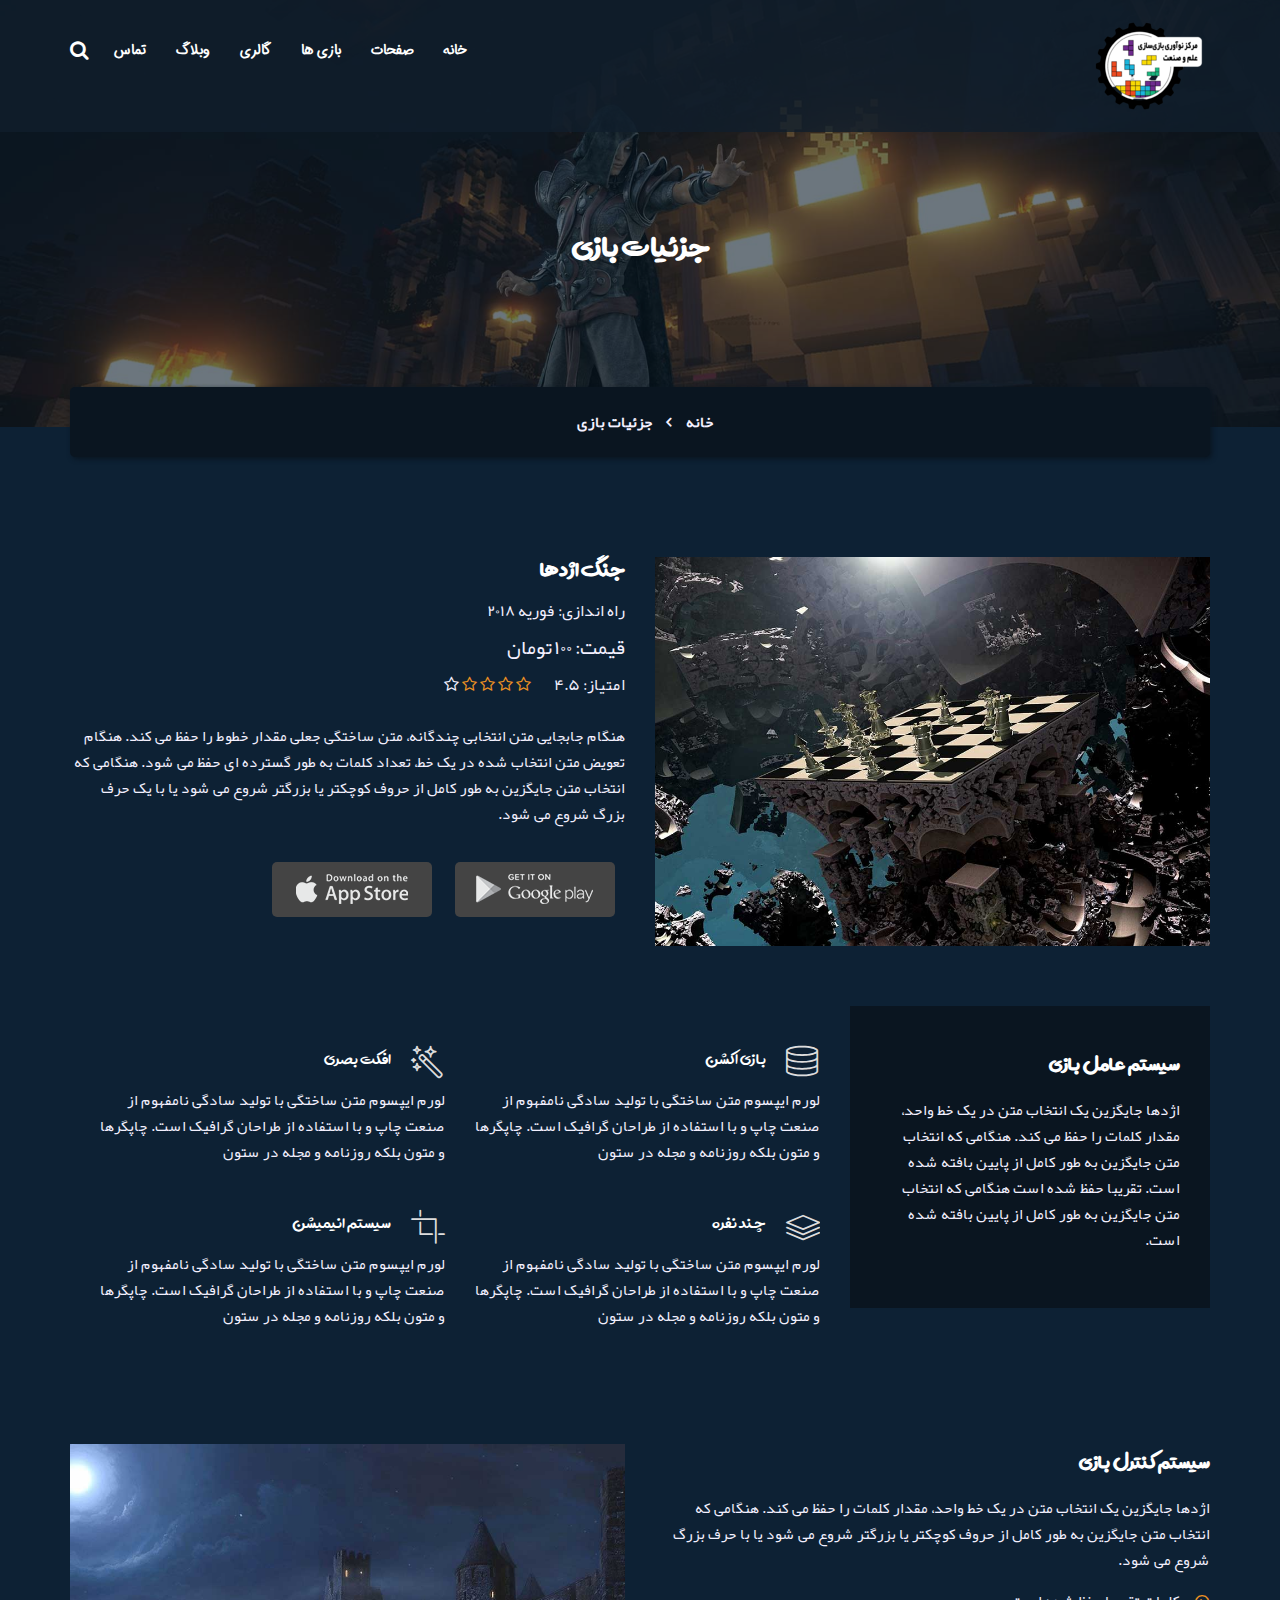
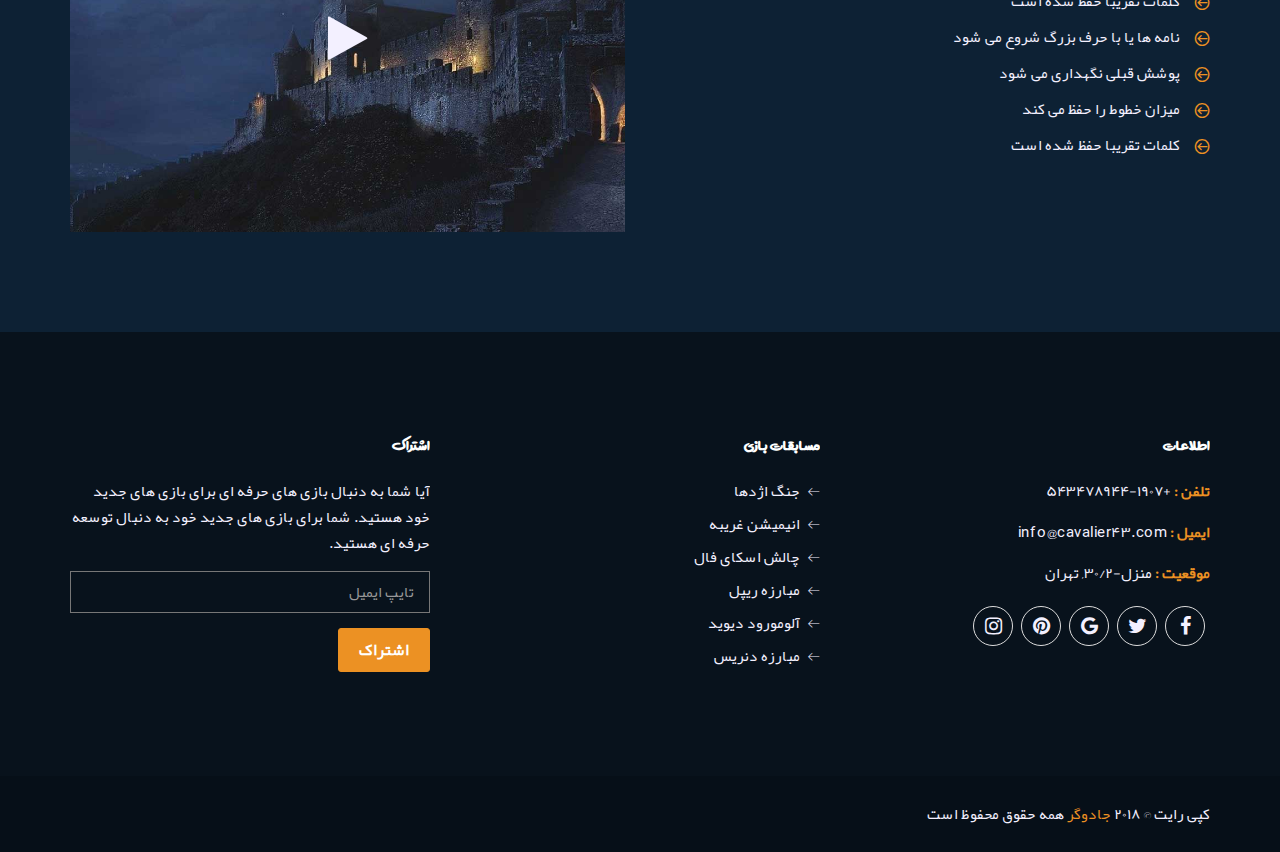
<file: single-game.html>
<!doctype html>
<html class="no-js" lang="en">

<head>
		<meta charset="utf-8">
		<meta http-equiv="x-ua-compatible" content="ie=edge">
		<title>Game Details | Cavalier</title>
		<meta name="description" content="">
		<meta name="viewport" content="width=device-width, initial-scale=1">

		<!-- favicon -->		
		<link rel="shortcut icon" type="image/x-icon" href="img/logo/favicon.ico">

		<!-- all css here -->

		<!-- bootstrap v3.3.6 css -->
		<link rel="stylesheet" href="css/bootstrap.min.css">
		<!-- owl.carousel css -->
		<link rel="stylesheet" href="css/owl.carousel.css">
		<link rel="stylesheet" href="css/owl.transitions.css">
        <!-- meanmenu css -->
        <link rel="stylesheet" href="css/meanmenu.min.css">
		<!-- font-awesome css -->
		<link rel="stylesheet" href="css/font-awesome.min.css">
		<link rel="stylesheet" href="css/icon.css">
		<link rel="stylesheet" href="css/flaticon.css">
		<!-- magnific css -->
        <link rel="stylesheet" href="css/magnific.min.css">
		<!-- venobox css -->
		<link rel="stylesheet" href="css/venobox.css">
		<!-- style css -->
		<link rel="stylesheet" href="style.css">
		<!-- responsive css -->
		<link rel="stylesheet" href="css/responsive.css">

		<!-- modernizr css -->
		<script src="js/vendor/modernizr-2.8.3.min.js"></script>
	</head>
		<body>

		<!--[if lt IE 8]>
			<p class="browserupgrade">You are using an <strong>outdated</strong> browser. Please <a href="http://browsehappy.com/">upgrade your browser</a> to improve your experience.</p>
		<![endif]-->

        <div id="preloader"></div>
        <header class="header-one">
            <!-- header-area start -->
            <div id="sticker" class="header-area hidden-xs">
                <div class="container">
                    <div class="row">
                        <!-- logo start -->
                        <div class="col-md-3 col-sm-3">
                            <div class="logo">
                                <!-- Brand -->
                                <a class="navbar-brand page-scroll sticky-logo" href="index-2.html">
                                    <img src="img/logo/logo2.png" alt="">
                                </a>
                            </div>
                        </div>
                        <!-- logo end -->
                        <div class="col-md-9 col-sm-9">
                            <div class="header-right-link">
                                <!-- search option start -->
                                <form action="#">
                                    <div class="search-option">
                                        <input type="text" placeholder="جستجو...">
                                        <button class="button" type="submit"><i class="fa fa-search"></i></button>
                                    </div>
                                    <a class="main-search" href="#"><i class="fa fa-search"></i></a>
                                </form>
                                <!-- search option end -->
                            </div>
                            <!-- mainmenu start -->
                            <nav class="navbar navbar-default">
                                <div class="collapse navbar-collapse" id="navbar-example">
                                    <div class="main-menu">
                                        <ul class="nav navbar-nav navbar-right">
                                            <li><a href="index-2.html">خانه</a></li>
											<li><a class="pagess" href="#">صفحات</a>
												<ul class="sub-menu">
													<li><a href="about.html">درباره ما</a></li>
													<li><a href="team.html">تیم</a></li>
													<li><a href="faq.html">سوالات متداول</a></li>
													<li><a href="error.html">ارور</a></li>
												</ul>
											</li>
											<li><a class="pagess" href="#">بازی ها</a>
												<ul class="sub-menu">
													<li><a href="games.html">همه بازی ها</a></li>
													<li><a href="single-game.html">جزئیات بازی</a></li>
												</ul>
											</li>
											<li><a class="pagess" href="#">گالری</a>
												<ul class="sub-menu">
													<li><a href="gallery-3.html">پروژه 3 ستونه</a></li>
													<li><a href="gallery-4.html">پروژه 4 ستونه</a></li>
												</ul>
											</li>
											<li><a class="pagess" href="#">وبلاگ</a>
												<ul class="sub-menu">
													<li><a href="blog.html">وبلاگ گرید</a></li>
													<li><a href="blog-sidebar.html">نوار کناری وبلاگ</a></li>
													<li><a href="blog-details.html">جزئیات وبلاگ</a></li>
												</ul>
											</li>
											<li><a href="contact.html">تماس</a></li>
                                        </ul>
                                    </div>
                                </div>
                            </nav>
                            <!-- mainmenu end -->
                        </div>
                    </div>
                </div>
            </div>
            <!-- header-area end -->
            <!-- mobile-menu-area start -->
            <div class="mobile-menu-area hidden-lg hidden-md hidden-sm">
                <div class="container">
                    <div class="row">
                        <div class="col-md-12">
                            <div class="mobile-menu">
                                <div class="logo">
                                    <a href="index-2.html"><img src="img/logo/logo2.png" alt="" /></a>
                                </div>
                                <nav id="dropdown">
                                    <ul>
                                        <li><a href="index-2.html">خانه</a></li>
										<li><a class="pagess" href="#">صفحات</a>
											<ul class="sub-menu">
												<li><a href="about.html">درباره ما</a></li>
												<li><a href="team.html">تیم</a></li>
												<li><a href="faq.html">سوالات متداول</a></li>
												<li><a href="error.html">ارور</a></li>
											</ul>
										</li>
										<li><a class="pagess" href="#">بازی ها</a>
											<ul class="sub-menu">
												<li><a href="games.html">همه بازی ها</a></li>
												<li><a href="single-game.html">جزئیات بازی</a></li>
											</ul>
										</li>
										<li><a class="pagess" href="#">گالری</a>
											<ul class="sub-menu">
												<li><a href="gallery-3.html">پروژه 3 ستونه</a></li>
												<li><a href="gallery-4.html">پروژه 4 ستونه</a></li>
											</ul>
										</li>
										<li><a class="pagess" href="#">وبلاگ</a>
											<ul class="sub-menu">
												<li><a href="blog.html">وبلاگ گرید</a></li>
												<li><a href="blog-sidebar.html">نوار کناری وبلاگ</a></li>
												<li><a href="blog-details.html">جزئیات وبلاگ</a></li>
											</ul>
										</li>
										<li><a href="contact.html">تماس</a></li>
                                    </ul>
                                </nav>
                            </div>					
                        </div>
                    </div>
                </div>
            </div>
            <!-- mobile-menu-area end -->		
        </header>
        <!-- header end -->
        <!-- Start breadcumb Area -->
        <div class="page-area">
            <div class="breadcumb-overlay"></div>
            <div class="container">
                <div class="row">
                    <div class="col-md-12 col-sm-12 col-xs-12">
                        <div class="breadcrumb text-center">
                            <div class="section-headline white-headline">
                                <h3>جزئیات بازی</h3>
                            </div>
                            <ul class="breadcrumb-bg">
                                <li class="home-bread">خانه</li>
                                <li>جزئیات بازی</li>
                            </ul>
                        </div>
                    </div>
                </div>
            </div>
        </div>
        <!-- End breadcumb Area -->
        <!-- Stat Game Details Area -->
        <div class="game-details-page bg-color-2 page-padding">
            <div class="container">
                <div class="row">
                    <!-- Start service page -->
                    <div class="col-md-6 col-sm-6 col-xs-12">
						<div class="single-page">
							<div class="page-img">
								<img src="img/product/p4.jpg" alt="">
							</div>
						</div>
					</div>
                    <div class="col-md-6 col-sm-6 col-xs-12">
						<div class="product-content text-left">
							<h4 class="product-name">
								<a href="#">جنگ اژدها</a>
							</h4>
							<div class="launch-date">
								<span>راه اندازی: فوریه 2018</span>
							</div>
							<div class="price-box">
								<span class="price">قیمت: 100 تومان</span>
							</div>
							<div class="pro-rating no-rating">
								<span class="rating-rate"> امتیاز: 4.5</span>
								<a href="#"><i class="fa fa-star-o"></i></a>
								<a href="#"><i class="fa fa-star-o"></i></a>
								<a href="#"><i class="fa fa-star-o"></i></a>
								<a href="#"><i class="fa fa-star-o"></i></a>
								<a href="#"><i class="fa fa-star-o"></i></a>
							</div>
							<p>هنگام جابجایی متن انتخابی چندگانه، متن ساختگی جعلی مقدار خطوط را حفظ می کند. هنگام تعویض متن انتخاب شده در یک خط، تعداد کلمات به طور گسترده ای حفظ می شود. هنگامی که انتخاب متن جایگزین به طور کامل از حروف کوچکتر یا بزرگتر شروع می شود یا با یک حرف بزرگ شروع می شود.</p>
							<div class="download-btn">
								<span class="play-btn"><img src="img/icon/gplay.png" alt=""></span>
								<span class="play-btn"><img src="img/icon/aplay.png" alt=""></span>
							</div>
						</div>
					</div>
				</div>
                <div class="row mar-row">
					<div class="game-feature">
						<!-- Start column -->
						<div class="col-md-4 col-sm-4 col-xs-12">
							<div class="game-system-head single-game">
								<h4>سیستم عامل بازی</h4>
								<p>اژدها جایگزین یک انتخاب متن در یک خط واحد، مقدار کلمات را حفظ می کند. هنگامی که انتخاب متن جایگزین به طور کامل از پایین بافته شده است. تقریبا حفظ شده است هنگامی که انتخاب متن جایگزین به طور کامل از پایین بافته شده است.</p>
							</div>
						</div>
						<!-- Start column -->
						<div class="col-md-8 col-sm-8 col-xs-12">
							<div class="single-game-about">
								<div class="game-about">
									<div class="game-icon">
										<i class="icon icon-database"></i>
									</div>
									<div class="game-text">
										<h4>بازی اکشن</h4>
										<p>لورم ایپسوم متن ساختگی با تولید سادگی نامفهوم از صنعت چاپ و با استفاده از طراحان گرافیک است. چاپگرها و متون بلکه روزنامه و مجله در ستون</p>
									</div>
								</div>
								<div class="game-about">
									<div class="game-icon">
										<i class="icon icon-magic-wand"></i>
									</div>
									<div class="game-text">
										<h4>افکت بصری</h4>
										<p>لورم ایپسوم متن ساختگی با تولید سادگی نامفهوم از صنعت چاپ و با استفاده از طراحان گرافیک است. چاپگرها و متون بلکه روزنامه و مجله در ستون</p>
									</div>
								</div>
								<div class="game-about">
									<div class="game-icon">
										<i class="icon icon-layers"></i>
									</div>
									<div class="game-text">
										<h4>چند نفره</h4>
										<p>لورم ایپسوم متن ساختگی با تولید سادگی نامفهوم از صنعت چاپ و با استفاده از طراحان گرافیک است. چاپگرها و متون بلکه روزنامه و مجله در ستون</p>
									</div>
								</div>
								<div class="game-about">
									<div class="game-icon">
										<i class="icon icon-crop"></i>
									</div>
									<div class="game-text">
										<h4>سیستم انیمیشن</h4>
										<p>لورم ایپسوم متن ساختگی با تولید سادگی نامفهوم از صنعت چاپ و با استفاده از طراحان گرافیک است. چاپگرها و متون بلکه روزنامه و مجله در ستون</p>
									</div>
								</div>
							</div>
						</div>
						<!-- End column -->
					</div>
                </div>
                <div class="row mar-row">
                   <div class="col-md-6 col-sm-6 col-xs-12">
						<div class="single-game">
							<h4>سیستم کنترل بازی</h4>
							<p>اژدها جایگزین یک انتخاب متن در یک خط واحد، مقدار کلمات را حفظ می کند. هنگامی که انتخاب متن جایگزین به طور کامل از حروف کوچکتر یا بزرگتر شروع می شود یا با حرف بزرگ شروع می شود.</p>
							<ul class="marker-list">
								<li>کلمات تقریبا حفظ شده است</li>
								<li>نامه ها یا با حرف بزرگ شروع می شود</li>
								<li>پوشش قبلی نگهداری می شود</li>
								<li>میزان خطوط را حفظ می کند</li>
								<li>کلمات تقریبا حفظ شده است</li>
							</ul>
						</div>
					</div>
					<!-- End single page -->
                    <div class="col-md-6 col-sm-6 col-xs-12">
						<div class="single-page middle-image">
							<div class="page-img">
								<img src="img/product/p2.jpg" alt="">
								<a href="https://www.youtube.com/watch?v=O33uuBh6nXA" class="video-play vid-zone">
								   <i class="fa fa-play"></i>
								</a>
							</div>
						</div>
					</div>
                </div>
            </div>
            <!-- End main content -->
        </div>
		<!-- End Game Details Area -->
        <!-- Start Footer bottom Area -->
        <footer>
            <div class="footer-area">
                <div class="container">
                    <div class="row">
                        <div class="col-md-4 col-sm-5 col-xs-12">
                            <div class="footer-content">
                                <div class="footer-head">
                                    <h4>اطلاعات</h4>
                                    <div class="footer-contacts">
                                        <p><span>تلفن :</span> +1907-543478944</p>
                                        <p><span>ایمیل :</span> info@cavalier43.com</p>
                                        <p><span>موقعیت :</span> منزل-30/2,  تهران</p>
                                    </div>
                                    <div class="footer-icons">
                                        <ul>
                                            <li>
                                                <a href="#">
                                                    <i class="fa fa-facebook"></i>
                                                </a>
                                            </li>
                                            <li>
                                                <a href="#">
                                                    <i class="fa fa-twitter"></i>
                                                </a>
                                            </li>
                                            <li>
                                                <a href="#">
                                                    <i class="fa fa-google"></i>
                                                </a>
                                            </li>
                                            <li>
                                                <a href="#">
                                                    <i class="fa fa-pinterest"></i>
                                                </a>
                                            </li>
                                            <li>
                                                <a href="#">
                                                    <i class="fa fa-instagram"></i>
                                                </a>
                                            </li>
                                        </ul>
                                    </div>
                                    
                                </div>
                            </div>
                        </div>
                        <!-- end single footer -->
                        <div class="col-md-4 col-sm-3 col-xs-12">
                            <div class="footer-content">
                                <div class="footer-head">
                                    <h4>مسابقات بازی</h4>
                                    <div class="footer-services-link">
                                    	<ul class="footer-list">
											<li><a href="#">جنگ اژدها</a></li>
											<li><a href="#">انیمیشن غریبه</a></li>
											<li><a href="#">چالش اسکای فال</a></li>
											<li><a href="#">مبارزه ریپل</a></li>
											<li><a href="#">آلومورود دیوید</a></li>
											<li><a href="#">مبارزه دنریس</a></li>
										</ul>
                                    </div>
                                </div>
                            </div>
                        </div>
                        <!-- end single footer -->
                        <div class="col-md-4 col-sm-4 col-xs-12">
                            <div class="footer-content">
                                <div class="footer-head">
                                    <h4>اشتراک</h4>
                                    <p>
                                        آیا شما به دنبال بازی های حرفه ای برای بازی های جدید خود هستید. شما برای بازی های جدید خود به دنبال توسعه حرفه ای هستید.
                                    </p>
                                    <div class="subs-feilds">
                                        <div class="suscribe-input">
                                            <input type="email" class="email form-control width-80" id="sus_email" placeholder="تایپ ایمیل">
                                            <button type="submit" id="sus_submit" class="add-btn">اشتراک</button>
                                        </div>
                                    </div>
                                </div>
                            </div>
                        </div>
                        <!-- end single footer -->
                    </div>
                </div>
            </div>
            <!-- End footer area -->
            <div class="footer-area-bottom">
                <div class="container">
                    <div class="row">
                        <div class="col-md-6 col-sm-6 col-xs-12">
                            <div class="copyright">
                                <p>
                                    کپی رایت © 2018
                                    <a href="#">جادوگر</a> همه حقوق محفوظ است
                                </p>
                            </div>
                        </div>
                    </div>
                </div>
            </div>
        </footer>
		
		<!-- all js here -->

		<!-- jquery latest version -->
		<script src="js/vendor/jquery-1.12.4.min.js"></script>
		<!-- bootstrap js -->
		<script src="js/bootstrap.min.js"></script>
		<!-- owl.carousel js -->
		<script src="js/owl.carousel.min.js"></script>
		<!-- isotope js -->
        <script src="js/isotope.pkgd.min.js"></script>
		<!-- magnific js -->
        <script src="js/magnific.min.js"></script>
		<!-- venobox js -->
		<script src="js/venobox.min.js"></script>
        <!-- meanmenu js -->
        <script src="js/jquery.meanmenu.js"></script>
		<!-- Form validator js -->
		<script src="js/form-validator.min.js"></script>
		<!-- plugins js -->
		<script src="js/plugins.js"></script>
		<!-- main js -->
		<script src="js/main.js"></script>
	</body>

</html>
</file>
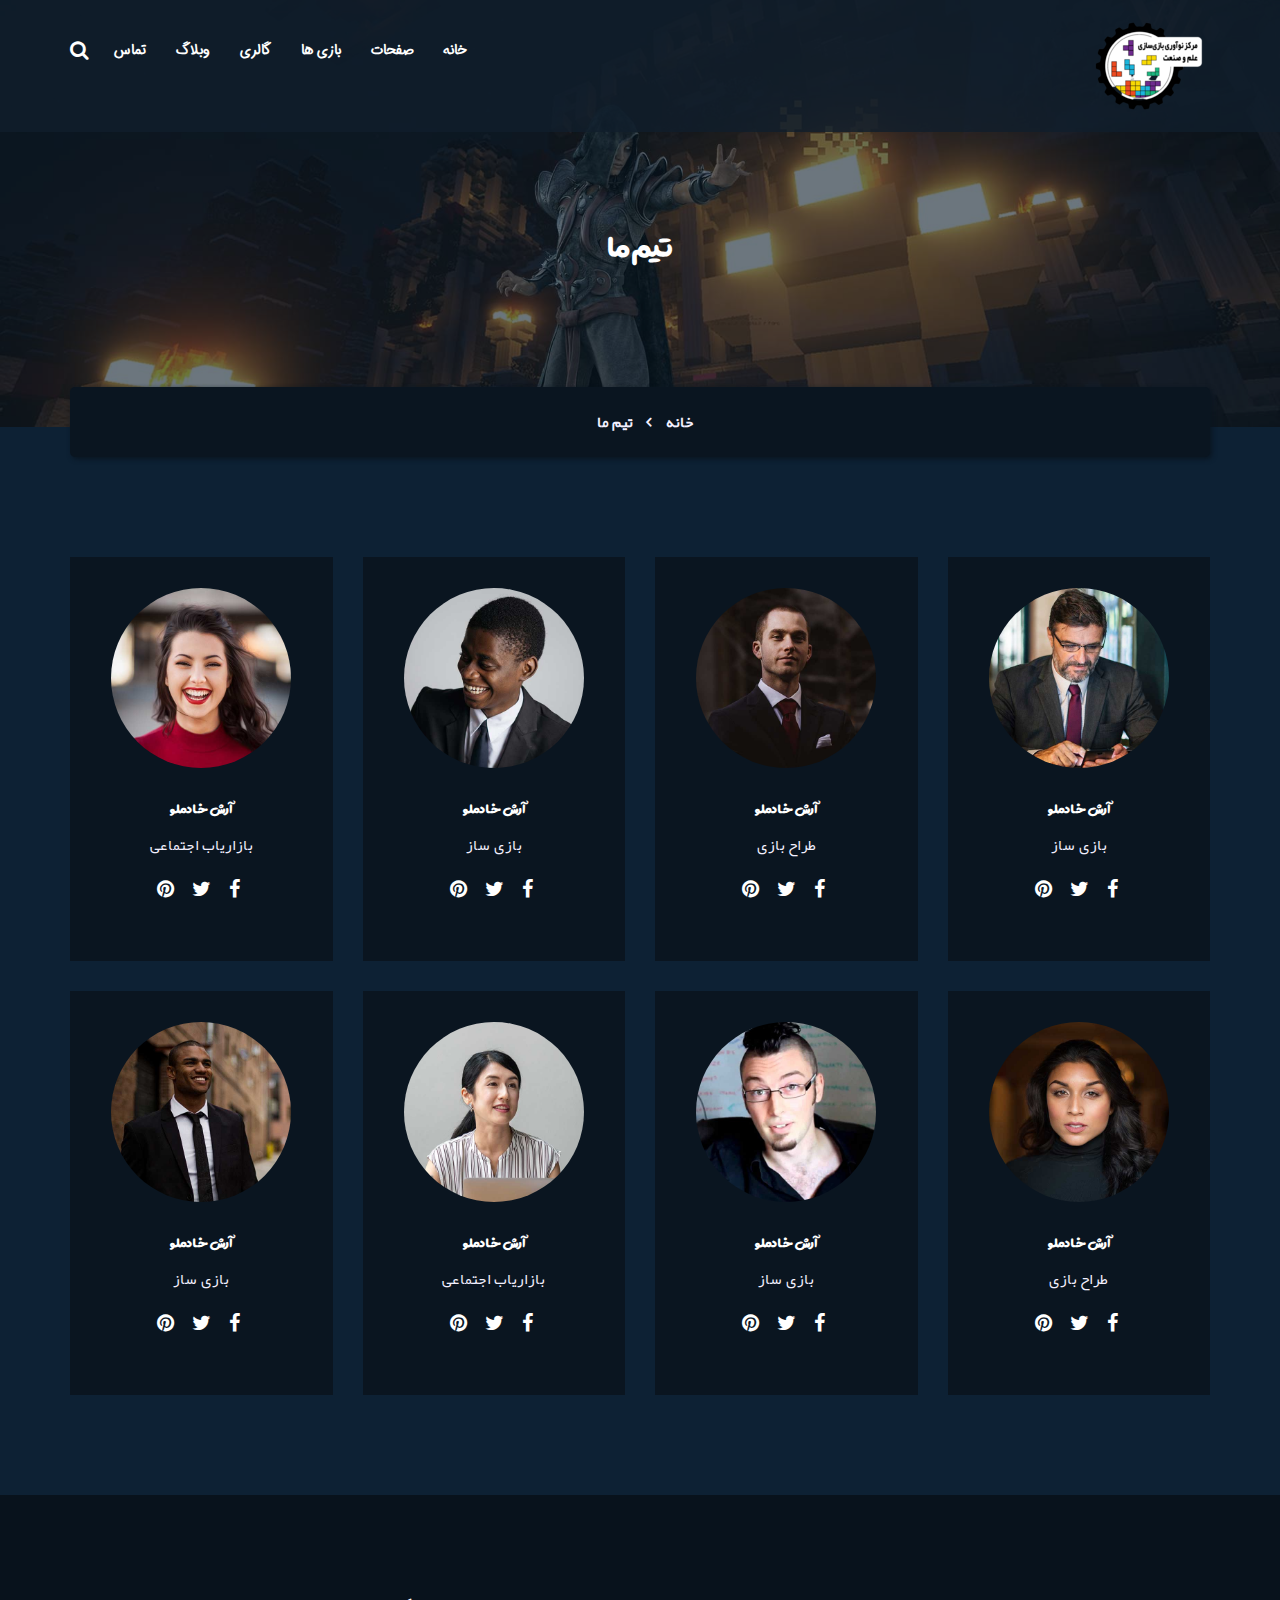
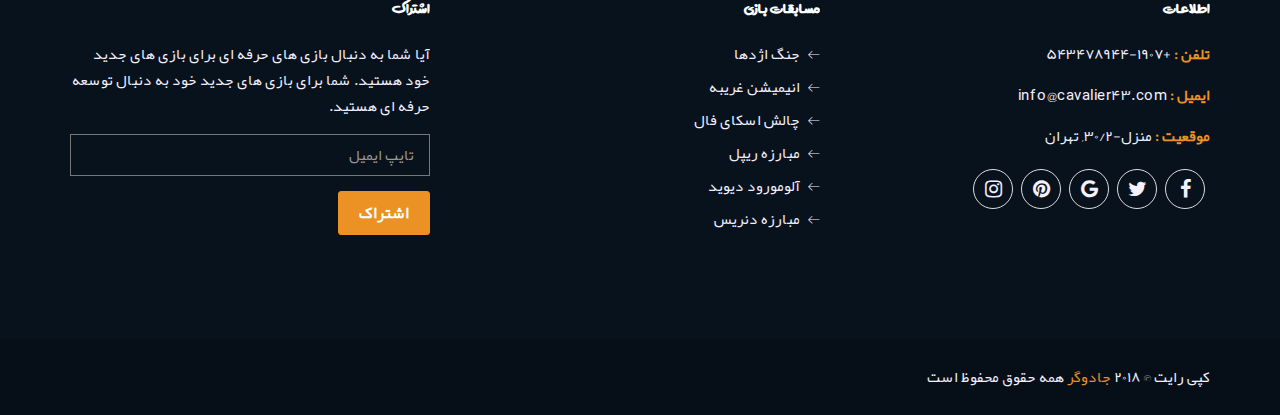
<file: team.html>
<!doctype html>
<html class="no-js" lang="en">

<head>
		<meta charset="utf-8">
		<meta http-equiv="x-ua-compatible" content="ie=edge">
		<title>Team | Cavalier</title>
		<meta name="description" content="">
		<meta name="viewport" content="width=device-width, initial-scale=1">

		<!-- favicon -->		
		<link rel="shortcut icon" type="image/x-icon" href="img/logo/favicon.ico">

		<!-- all css here -->

		<!-- bootstrap v3.3.6 css -->
		<link rel="stylesheet" href="css/bootstrap.min.css">
		<!-- owl.carousel css -->
		<link rel="stylesheet" href="css/owl.carousel.css">
		<link rel="stylesheet" href="css/owl.transitions.css">
        <!-- meanmenu css -->
        <link rel="stylesheet" href="css/meanmenu.min.css">
		<!-- font-awesome css -->
		<link rel="stylesheet" href="css/font-awesome.min.css">
		<link rel="stylesheet" href="css/icon.css">
		<link rel="stylesheet" href="css/flaticon.css">
		<!-- magnific css -->
        <link rel="stylesheet" href="css/magnific.min.css">
		<!-- venobox css -->
		<link rel="stylesheet" href="css/venobox.css">
		<!-- style css -->
		<link rel="stylesheet" href="style.css">
		<!-- responsive css -->
		<link rel="stylesheet" href="css/responsive.css">

		<!-- modernizr css -->
		<script src="js/vendor/modernizr-2.8.3.min.js"></script>
	</head>
		<body>

		<!--[if lt IE 8]>
			<p class="browserupgrade">You are using an <strong>outdated</strong> browser. Please <a href="http://browsehappy.com/">upgrade your browser</a> to improve your experience.</p>
		<![endif]-->

        <div id="preloader"></div>
        <header class="header-one">
            <!-- header-area start -->
            <div id="sticker" class="header-area hidden-xs">
                <div class="container">
                    <div class="row">
                        <!-- logo start -->
                        <div class="col-md-3 col-sm-3">
                            <div class="logo">
                                <!-- Brand -->
                                <a class="navbar-brand page-scroll sticky-logo" href="index-2.html">
                                    <img src="img/logo/logo2.png" alt="">
                                </a>
                            </div>
                        </div>
                        <!-- logo end -->
                        <div class="col-md-9 col-sm-9">
                            <div class="header-right-link">
                                <!-- search option start -->
                                <form action="#">
                                    <div class="search-option">
                                        <input type="text" placeholder="جستجو...">
                                        <button class="button" type="submit"><i class="fa fa-search"></i></button>
                                    </div>
                                    <a class="main-search" href="#"><i class="fa fa-search"></i></a>
                                </form>
                                <!-- search option end -->
                            </div>
                            <!-- mainmenu start -->
                            <nav class="navbar navbar-default">
                                <div class="collapse navbar-collapse" id="navbar-example">
                                    <div class="main-menu">
                                        <ul class="nav navbar-nav navbar-right">
                                            <li><a href="index-2.html">خانه</a></li>
											<li><a class="pagess" href="#">صفحات</a>
												<ul class="sub-menu">
													<li><a href="about.html">درباره ما</a></li>
													<li><a href="team.html">تیم</a></li>
													<li><a href="faq.html">سوالات متداول</a></li>
													<li><a href="error.html">ارور</a></li>
												</ul>
											</li>
											<li><a class="pagess" href="#">بازی ها</a>
												<ul class="sub-menu">
													<li><a href="games.html">همه بازی ها</a></li>
													<li><a href="single-game.html">جزئیات بازی</a></li>
												</ul>
											</li>
											<li><a class="pagess" href="#">گالری</a>
												<ul class="sub-menu">
													<li><a href="gallery-3.html">پروژه 3 ستونه</a></li>
													<li><a href="gallery-4.html">پروژه 4 ستونه</a></li>
												</ul>
											</li>
											<li><a class="pagess" href="#">وبلاگ</a>
												<ul class="sub-menu">
													<li><a href="blog.html">وبلاگ گرید</a></li>
													<li><a href="blog-sidebar.html">نوار کناری وبلاگ</a></li>
													<li><a href="blog-details.html">جزئیات وبلاگ</a></li>
												</ul>
											</li>
											<li><a href="contact.html">تماس</a></li>
                                        </ul>
                                    </div>
                                </div>
                            </nav>
                            <!-- mainmenu end -->
                        </div>
                    </div>
                </div>
            </div>
            <!-- header-area end -->
            <!-- mobile-menu-area start -->
            <div class="mobile-menu-area hidden-lg hidden-md hidden-sm">
                <div class="container">
                    <div class="row">
                        <div class="col-md-12">
                            <div class="mobile-menu">
                                <div class="logo">
                                    <a href="index-2.html"><img src="img/logo/logo2.png" alt="" /></a>
                                </div>
                                <nav id="dropdown">
                                    <ul>
                                        <li><a href="index-2.html">خانه</a></li>
										<li><a class="pagess" href="#">صفحات</a>
											<ul class="sub-menu">
												<li><a href="about.html">درباره ما</a></li>
												<li><a href="team.html">تیم</a></li>
												<li><a href="faq.html">سوالات متداول</a></li>
												<li><a href="error.html">ارور</a></li>
											</ul>
										</li>
										<li><a class="pagess" href="#">بازی ها</a>
											<ul class="sub-menu">
												<li><a href="games.html">همه بازی ها</a></li>
												<li><a href="single-game.html">جزئیات بازی</a></li>
											</ul>
										</li>
										<li><a class="pagess" href="#">گالری</a>
											<ul class="sub-menu">
												<li><a href="gallery-3.html">پروژه 3 ستونه</a></li>
												<li><a href="gallery-4.html">پروژه 4 ستونه</a></li>
											</ul>
										</li>
										<li><a class="pagess" href="#">وبلاگ</a>
											<ul class="sub-menu">
												<li><a href="blog.html">وبلاگ گرید</a></li>
												<li><a href="blog-sidebar.html">نوار کناری وبلاگ</a></li>
												<li><a href="blog-details.html">جزئیات وبلاگ</a></li>
											</ul>
										</li>
										<li><a href="contact.html">تماس</a></li>
                                    </ul>
                                </nav>
                            </div>					
                        </div>
                    </div>
                </div>
            </div>
            <!-- mobile-menu-area end -->		
        </header>
        <!-- header end -->
        <!-- Start breadcumb Area -->
        <div class="page-area">
            <div class="breadcumb-overlay"></div>
            <div class="container">
                <div class="row">
                    <div class="col-md-12 col-sm-12 col-xs-12">
                        <div class="breadcrumb text-center">
                            <div class="section-headline white-headline">
                                <h3>تیم ما</h3>
                            </div>
                            <ul class="breadcrumb-bg">
                                <li class="home-bread">خانه</li>
                                <li>تیم ما</li>
                            </ul>
                        </div>
                    </div>
                </div>
            </div>
        </div>
        <!-- End breadcumb Area -->
        <!-- Team area start -->	
        <div class="team-area bg-color-2 page-padding">
            <div class="container">
                <div class="row">
                    <div class="team-member text-center">
                        <!-- Single team member -->
                        <div class="col-md-3 col-sm-6 col-xs-12">
                            <div class="single-member">
                                <div class="team-img">
                                    <a href="#">
                                        <img src="img/team/t1.jpg" alt="">
                                    </a>
                                </div>
                                <div class="team-content">
                                    <h4><a href="#">آرش خادملو</a></h4>
                                    <p>بازی ساز</p>
                                    <ul class="team-hover">
                                        <li><a href="#"><i class="fa fa-facebook"></i></a></li>
                                        <li><a href="#"><i class="fa fa-twitter"></i></a></li>
                                        <li><a href="#"><i class="fa fa-pinterest"></i></a></li>
                                    </ul>
                                </div>
                            </div>
                        </div>
                        <!-- Single team member -->
                        <div class="col-md-3 col-sm-6 col-xs-12">
                            <div class="single-member">
                                <div class="team-img">
                                    <a href="#">
                                        <img src="img/team/t2.jpg" alt="">
                                    </a>
                                </div>
                                <div class="team-content">
                                    <h4><a href="#">آرش خادملو</a></h4>
                                    <p>طراح بازی</p>
                                    <ul class="team-hover">
                                        <li><a href="#"><i class="fa fa-facebook"></i></a></li>
                                        <li><a href="#"><i class="fa fa-twitter"></i></a></li>
                                        <li><a href="#"><i class="fa fa-pinterest"></i></a></li>
                                    </ul>
                                </div>
                            </div>
                        </div>
                        <!-- Single team member -->
                        <div class="col-md-3 col-sm-6 col-xs-12">
                            <div class="single-member">
                                <div class="team-img">
                                    <a href="#">
                                        <img src="img/team/t3.jpg" alt="">
                                    </a>
                                </div>
                                <div class="team-content">
                                    <h4><a href="#">آرش خادملو</a></h4>
                                    <p>بازی ساز</p>
                                    <ul class="team-hover">
                                        <li><a href="#"><i class="fa fa-facebook"></i></a></li>
                                        <li><a href="#"><i class="fa fa-twitter"></i></a></li>
                                        <li><a href="#"><i class="fa fa-pinterest"></i></a></li>
                                    </ul>
                                </div>
                            </div>
                        </div>
                        <!-- Single team member -->
                        <div class="col-md-3 col-sm-6 col-xs-12">
                            <div class="single-member">
                                <div class="team-img">
                                    <a href="#">
                                        <img src="img/team/t4.jpg" alt="">
                                    </a>
                                </div>
                                <div class="team-content">
                                    <h4><a href="#">آرش خادملو</a></h4>
                                    <p>بازاریاب اجتماعی</p>
                                    <ul class="team-hover">
                                        <li><a href="#"><i class="fa fa-facebook"></i></a></li>
                                        <li><a href="#"><i class="fa fa-twitter"></i></a></li>
                                        <li><a href="#"><i class="fa fa-pinterest"></i></a></li>
                                    </ul>
                                </div>
                            </div>
                        </div>
                        <!-- Single team member -->
                        <div class="col-md-3 col-sm-6 col-xs-12">
                            <div class="single-member">
                                <div class="team-img">
                                    <a href="#">
                                        <img src="img/team/t5.jpg" alt="">
                                    </a>
                                </div>
                                <div class="team-content">
                                    <h4><a href="#">آرش خادملو</a></h4>
                                    <p>طراح بازی</p>
                                    <ul class="team-hover">
                                        <li><a href="#"><i class="fa fa-facebook"></i></a></li>
                                        <li><a href="#"><i class="fa fa-twitter"></i></a></li>
                                        <li><a href="#"><i class="fa fa-pinterest"></i></a></li>
                                    </ul>
                                </div>
                            </div>
                        </div>
                        <!-- Single team member -->
                        <div class="col-md-3 col-sm-6 col-xs-12">
                            <div class="single-member">
                                <div class="team-img">
                                    <a href="#">
                                        <img src="img/team/t6.jpg" alt="">
                                    </a>
                                </div>
                                <div class="team-content">
                                    <h4><a href="#">آرش خادملو</a></h4>
                                    <p>بازی ساز</p>
                                    <ul class="team-hover">
                                        <li><a href="#"><i class="fa fa-facebook"></i></a></li>
                                        <li><a href="#"><i class="fa fa-twitter"></i></a></li>
                                        <li><a href="#"><i class="fa fa-pinterest"></i></a></li>
                                    </ul>
                                </div>
                            </div>
                        </div>
                        <!-- Single team member -->
                        <div class="col-md-3 col-sm-6 col-xs-12">
                            <div class="single-member">
                                <div class="team-img">
                                    <a href="#">
                                        <img src="img/team/t7.jpg" alt="">
                                    </a>
                                </div>
                                <div class="team-content">
                                    <h4><a href="#">آرش خادملو</a></h4>
                                    <p>بازاریاب اجتماعی</p>
                                    <ul class="team-hover">
                                        <li><a href="#"><i class="fa fa-facebook"></i></a></li>
                                        <li><a href="#"><i class="fa fa-twitter"></i></a></li>
                                        <li><a href="#"><i class="fa fa-pinterest"></i></a></li>
                                    </ul>
                                </div>
                            </div>
                        </div>
                        <!-- Single team member -->
                        <div class="col-md-3 col-sm-6 col-xs-12">
                            <div class="single-member">
                                <div class="team-img">
                                    <a href="#">
                                        <img src="img/team/t8.jpg" alt="">
                                    </a>
                                </div>
                                <div class="team-content">
                                    <h4><a href="#">آرش خادملو</a></h4>
                                    <p>بازی ساز</p>
                                    <ul class="team-hover">
                                        <li><a href="#"><i class="fa fa-facebook"></i></a></li>
                                        <li><a href="#"><i class="fa fa-twitter"></i></a></li>
                                        <li><a href="#"><i class="fa fa-pinterest"></i></a></li>
                                    </ul>
                                </div>
                            </div>
                        </div>
                        <!-- Single team member -->
                    </div>
                </div>
            </div>
        </div>
        <!-- team area end -->
        
        <!-- Start Footer bottom Area -->
        <footer>
            <div class="footer-area">
                <div class="container">
                    <div class="row">
                        <div class="col-md-4 col-sm-5 col-xs-12">
                            <div class="footer-content">
                                <div class="footer-head">
                                    <h4>اطلاعات</h4>
                                    <div class="footer-contacts">
                                        <p><span>تلفن :</span> +1907-543478944</p>
                                        <p><span>ایمیل :</span> info@cavalier43.com</p>
                                        <p><span>موقعیت :</span> منزل-30/2,  تهران</p>
                                    </div>
                                    <div class="footer-icons">
                                        <ul>
                                            <li>
                                                <a href="#">
                                                    <i class="fa fa-facebook"></i>
                                                </a>
                                            </li>
                                            <li>
                                                <a href="#">
                                                    <i class="fa fa-twitter"></i>
                                                </a>
                                            </li>
                                            <li>
                                                <a href="#">
                                                    <i class="fa fa-google"></i>
                                                </a>
                                            </li>
                                            <li>
                                                <a href="#">
                                                    <i class="fa fa-pinterest"></i>
                                                </a>
                                            </li>
                                            <li>
                                                <a href="#">
                                                    <i class="fa fa-instagram"></i>
                                                </a>
                                            </li>
                                        </ul>
                                    </div>
                                    
                                </div>
                            </div>
                        </div>
                        <!-- end single footer -->
                        <div class="col-md-4 col-sm-3 col-xs-12">
                            <div class="footer-content">
                                <div class="footer-head">
                                    <h4>مسابقات بازی</h4>
                                    <div class="footer-services-link">
                                    	<ul class="footer-list">
											<li><a href="#">جنگ اژدها</a></li>
											<li><a href="#">انیمیشن غریبه</a></li>
											<li><a href="#">چالش اسکای فال</a></li>
											<li><a href="#">مبارزه ریپل</a></li>
											<li><a href="#">آلومورود دیوید</a></li>
											<li><a href="#">مبارزه دنریس</a></li>
										</ul>
                                    </div>
                                </div>
                            </div>
                        </div>
                        <!-- end single footer -->
                        <div class="col-md-4 col-sm-4 col-xs-12">
                            <div class="footer-content">
                                <div class="footer-head">
                                    <h4>اشتراک</h4>
                                    <p>
                                        آیا شما به دنبال بازی های حرفه ای برای بازی های جدید خود هستید. شما برای بازی های جدید خود به دنبال توسعه حرفه ای هستید.
                                    </p>
                                    <div class="subs-feilds">
                                        <div class="suscribe-input">
                                            <input type="email" class="email form-control width-80" id="sus_email" placeholder="تایپ ایمیل">
                                            <button type="submit" id="sus_submit" class="add-btn">اشتراک</button>
                                        </div>
                                    </div>
                                </div>
                            </div>
                        </div>
                        <!-- end single footer -->
                    </div>
                </div>
            </div>
            <!-- End footer area -->
            <div class="footer-area-bottom">
                <div class="container">
                    <div class="row">
                        <div class="col-md-6 col-sm-6 col-xs-12">
                            <div class="copyright">
                                <p>
                                    کپی رایت © 2018
                                    <a href="#">جادوگر</a> همه حقوق محفوظ است
                                </p>
                            </div>
                        </div>
                    </div>
                </div>
            </div>
        </footer>
		
		<!-- all js here -->

		<!-- jquery latest version -->
		<script src="js/vendor/jquery-1.12.4.min.js"></script>
		<!-- bootstrap js -->
		<script src="js/bootstrap.min.js"></script>
		<!-- owl.carousel js -->
		<script src="js/owl.carousel.min.js"></script>
		<!-- isotope js -->
        <script src="js/isotope.pkgd.min.js"></script>
		<!-- magnific js -->
        <script src="js/magnific.min.js"></script>
		<!-- venobox js -->
		<script src="js/venobox.min.js"></script>
        <!-- meanmenu js -->
        <script src="js/jquery.meanmenu.js"></script>
		<!-- Form validator js -->
		<script src="js/form-validator.min.js"></script>
		<!-- plugins js -->
		<script src="js/plugins.js"></script>
		<!-- main js -->
		<script src="js/main.js"></script>
	</body>

</html>
</file>
<file: css/icon.css>
@font-face {
    font-family: 'konstract';
	src:url('../fonts/Linearicons-Free54e9.eot?w118d');
	src:url('../fonts/Linearicons-Freed41d.eot?#iefixw118d') format('embedded-opentype'),
		url('../fonts/Linearicons-Free54e9.woff2?w118d') format('woff2'),
		url('../fonts/Linearicons-Free54e9.woff?w118d') format('woff'),
		url('../fonts/Linearicons-Free54e9.ttf?w118d') format('truetype'),
		url('../fonts/Linearicons-Free54e9.svg?w118d#Linearicons-Free') format('svg');
	font-weight: normal;
	font-style: normal;
}

.icon {
	font-family: 'konstract';
	speak: none;
	font-style: normal;
	font-weight: normal;
	font-variant: normal;
	text-transform: none;
	line-height: 1;

	/* Better Font Rendering =========== */
	-webkit-font-smoothing: antialiased;
	-moz-osx-font-smoothing: grayscale;
}

.icon-home:before {
	content: "\e800";
}
.icon-apartment:before {
	content: "\e801";
}
.icon-pencil:before {
	content: "\e802";
}
.icon-magic-wand:before {
	content: "\e803";
}
.icon-drop:before {
	content: "\e804";
}
.icon-lighter:before {
	content: "\e805";
}
.icon-poop:before {
	content: "\e806";
}
.icon-sun:before {
	content: "\e807";
}
.icon-moon:before {
	content: "\e808";
}
.icon-cloud:before {
	content: "\e809";
}
.icon-cloud-upload:before {
	content: "\e80a";
}
.icon-cloud-download:before {
	content: "\e80b";
}
.icon-cloud-sync:before {
	content: "\e80c";
}
.icon-cloud-check:before {
	content: "\e80d";
}
.icon-database:before {
	content: "\e80e";
}
.icon-lock:before {
	content: "\e80f";
}
.icon-cog:before {
	content: "\e810";
}
.icon-trash:before {
	content: "\e811";
}
.icon-dice:before {
	content: "\e812";
}
.icon-heart:before {
	content: "\e813";
}
.icon-star:before {
	content: "\e814";
}
.icon-star-half:before {
	content: "\e815";
}
.icon-star-empty:before {
	content: "\e816";
}
.icon-flag:before {
	content: "\e817";
}
.icon-envelope:before {
	content: "\e818";
}
.icon-paperclip:before {
	content: "\e819";
}
.icon-inbox:before {
	content: "\e81a";
}
.icon-eye:before {
	content: "\e81b";
}
.icon-printer:before {
	content: "\e81c";
}
.icon-file-empty:before {
	content: "\e81d";
}
.icon-file-add:before {
	content: "\e81e";
}
.icon-enter:before {
	content: "\e81f";
}
.icon-exit:before {
	content: "\e820";
}
.icon-graduation-hat:before {
	content: "\e821";
}
.icon-license:before {
	content: "\e822";
}
.icon-music-note:before {
	content: "\e823";
}
.icon-film-play:before {
	content: "\e824";
}
.icon-camera-video:before {
	content: "\e825";
}
.icon-camera:before {
	content: "\e826";
}
.icon-picture:before {
	content: "\e827";
}
.icon-book:before {
	content: "\e828";
}
.icon-bookmark:before {
	content: "\e829";
}
.icon-user:before {
	content: "\e82a";
}
.icon-users:before {
	content: "\e82b";
}
.icon-shirt:before {
	content: "\e82c";
}
.icon-store:before {
	content: "\e82d";
}
.icon-cart:before {
	content: "\e82e";
}
.icon-tag:before {
	content: "\e82f";
}
.icon-phone-handset:before {
	content: "\e830";
}
.icon-phone:before {
	content: "\e831";
}
.icon-pushpin:before {
	content: "\e832";
}
.icon-map-marker:before {
	content: "\e833";
}
.icon-map:before {
	content: "\e834";
}
.icon-location:before {
	content: "\e835";
}
.icon-calendar-full:before {
	content: "\e836";
}
.icon-keyboard:before {
	content: "\e837";
}
.icon-spell-check:before {
	content: "\e838";
}
.icon-screen:before {
	content: "\e839";
}
.icon-smartphone:before {
	content: "\e83a";
}
.icon-tablet:before {
	content: "\e83b";
}
.icon-laptop:before {
	content: "\e83c";
}
.icon-laptop-phone:before {
	content: "\e83d";
}
.icon-power-switch:before {
	content: "\e83e";
}
.icon-bubble:before {
	content: "\e83f";
}
.icon-heart-pulse:before {
	content: "\e840";
}
.icon-construction:before {
	content: "\e841";
}
.icon-pie-chart:before {
	content: "\e842";
}
.icon-chart-bars:before {
	content: "\e843";
}
.icon-gift:before {
	content: "\e844";
}
.icon-diamond:before {
	content: "\e845";
}
.icon-linearicons:before {
	content: "\e846";
}
.icon-dinner:before {
	content: "\e847";
}
.icon-coffee-cup:before {
	content: "\e848";
}
.icon-leaf:before {
	content: "\e849";
}
.icon-paw:before {
	content: "\e84a";
}
.icon-rocket:before {
	content: "\e84b";
}
.icon-briefcase:before {
	content: "\e84c";
}
.icon-bus:before {
	content: "\e84d";
}
.icon-car:before {
	content: "\e84e";
}
.icon-train:before {
	content: "\e84f";
}
.icon-bicycle:before {
	content: "\e850";
}
.icon-wheelchair:before {
	content: "\e851";
}
.icon-select:before {
	content: "\e852";
}
.icon-earth:before {
	content: "\e853";
}
.icon-smile:before {
	content: "\e854";
}
.icon-sad:before {
	content: "\e855";
}
.icon-neutral:before {
	content: "\e856";
}
.icon-mustache:before {
	content: "\e857";
}
.icon-alarm:before {
	content: "\e858";
}
.icon-bullhorn:before {
	content: "\e859";
}
.icon-volume-high:before {
	content: "\e85a";
}
.icon-volume-medium:before {
	content: "\e85b";
}
.icon-volume-low:before {
	content: "\e85c";
}
.icon-volume:before {
	content: "\e85d";
}
.icon-mic:before {
	content: "\e85e";
}
.icon-hourglass:before {
	content: "\e85f";
}
.icon-undo:before {
	content: "\e860";
}
.icon-redo:before {
	content: "\e861";
}
.icon-sync:before {
	content: "\e862";
}
.icon-history:before {
	content: "\e863";
}
.icon-clock:before {
	content: "\e864";
}
.icon-download:before {
	content: "\e865";
}
.icon-upload:before {
	content: "\e866";
}
.icon-enter-down:before {
	content: "\e867";
}
.icon-exit-up:before {
	content: "\e868";
}
.icon-bug:before {
	content: "\e869";
}
.icon-code:before {
	content: "\e86a";
}
.icon-link:before {
	content: "\e86b";
}
.icon-unlink:before {
	content: "\e86c";
}
.icon-thumbs-up:before {
	content: "\e86d";
}
.icon-thumbs-down:before {
	content: "\e86e";
}
.icon-magnifier:before {
	content: "\e86f";
}
.icon-cross:before {
	content: "\e870";
}
.icon-menu:before {
	content: "\e871";
}
.icon-list:before {
	content: "\e872";
}
.icon-chevron-up:before {
	content: "\e873";
}
.icon-chevron-down:before {
	content: "\e874";
}
.icon-chevron-left:before {
	content: "\e875";
}
.icon-chevron-right:before {
	content: "\e876";
}
.icon-arrow-up:before {
	content: "\e877";
}
.icon-arrow-down:before {
	content: "\e878";
}
.icon-arrow-left:before {
	content: "\e879";
}
.icon-arrow-right:before {
	content: "\e87a";
}
.icon-move:before {
	content: "\e87b";
}
.icon-warning:before {
	content: "\e87c";
}
.icon-question-circle:before {
	content: "\e87d";
}
.icon-menu-circle:before {
	content: "\e87e";
}
.icon-checkmark-circle:before {
	content: "\e87f";
}
.icon-cross-circle:before {
	content: "\e880";
}
.icon-plus-circle:before {
	content: "\e881";
}
.icon-circle-minus:before {
	content: "\e882";
}
.icon-arrow-up-circle:before {
	content: "\e883";
}
.icon-arrow-down-circle:before {
	content: "\e884";
}
.icon-arrow-left-circle:before {
	content: "\e885";
}
.icon-arrow-right-circle:before {
	content: "\e886";
}
.icon-chevron-up-circle:before {
	content: "\e887";
}
.icon-chevron-down-circle:before {
	content: "\e888";
}
.icon-chevron-left-circle:before {
	content: "\e889";
}
.icon-chevron-right-circle:before {
	content: "\e88a";
}
.icon-crop:before {
	content: "\e88b";
}
.icon-frame-expand:before {
	content: "\e88c";
}
.icon-frame-contract:before {
	content: "\e88d";
}
.icon-layers:before {
	content: "\e88e";
}
.icon-funnel:before {
	content: "\e88f";
}
.icon-text-format:before {
	content: "\e890";
}
.icon-text-format-remove:before {
	content: "\e891";
}
.icon-text-size:before {
	content: "\e892";
}
.icon-bold:before {
	content: "\e893";
}
.icon-italic:before {
	content: "\e894";
}
.icon-underline:before {
	content: "\e895";
}
.icon-strikethrough:before {
	content: "\e896";
}
.icon-highlight:before {
	content: "\e897";
}
.icon-text-align-left:before {
	content: "\e898";
}
.icon-text-align-center:before {
	content: "\e899";
}
.icon-text-align-right:before {
	content: "\e89a";
}
.icon-text-align-justify:before {
	content: "\e89b";
}
.icon-line-spacing:before {
	content: "\e89c";
}
.icon-indent-increase:before {
	content: "\e89d";
}
.icon-indent-decrease:before {
	content: "\e89e";
}
.icon-pilcrow:before {
	content: "\e89f";
}
.icon-direction-ltr:before {
	content: "\e8a0";
}
.icon-direction-rtl:before {
	content: "\e8a1";
}
.icon-page-break:before {
	content: "\e8a2";
}
.icon-sort-alpha-asc:before {
	content: "\e8a3";
}
.icon-sort-amount-asc:before {
	content: "\e8a4";
}
.icon-hand:before {
	content: "\e8a5";
}
.icon-pointer-up:before {
	content: "\e8a6";
}
.icon-pointer-right:before {
	content: "\e8a7";
}
.icon-pointer-down:before {
	content: "\e8a8";
}
.icon-pointer-left:before {
	content: "\e8a9";
}
</file>
<file: css/flaticon.css>
/*
  	Flaticon icon font: Flaticon
  	Creation date: 22/06/2016 15:41
  	*/

@font-face {
  font-family: "Flaticon";
  src: url("../fonts/Flaticon.eot");
  src: url("../fonts/Flaticond41d.eot?#iefix") format("embedded-opentype"),
       url("../fonts/Flaticon.woff") format("woff"),
       url("../fonts/Flaticon.ttf") format("truetype"),
       url("../fonts/Flaticon.svg#Flaticon") format("svg");
  font-weight: normal;
  font-style: normal;
}

@media screen and (-webkit-min-device-pixel-ratio:0) {
  @font-face {
    font-family: "Flaticon";
    src: url("../fonts/Flaticon.svg#Flaticon") format("svg");
  }
}

[class^="flaticon-"]:before, [class*=" flaticon-"]:before,
[class^="flaticon-"]:after, [class*=" flaticon-"]:after {   
  font-family: Flaticon;
font-style: normal;
}

.flaticon-allen:before { content: "\f100"; }
.flaticon-allen-1:before { content: "\f101"; }
.flaticon-allen-2:before { content: "\f102"; }
.flaticon-anvil:before { content: "\f103"; }
.flaticon-axe:before { content: "\f104"; }
.flaticon-barrier:before { content: "\f105"; }
.flaticon-battery:before { content: "\f106"; }
.flaticon-battery-1:before { content: "\f107"; }
.flaticon-board:before { content: "\f108"; }
.flaticon-brace:before { content: "\f109"; }
.flaticon-brick-wall:before { content: "\f10a"; }
.flaticon-brick-wall-1:before { content: "\f10b"; }
.flaticon-brick-wall-2:before { content: "\f10c"; }
.flaticon-brick-wall-3:before { content: "\f10d"; }
.flaticon-bucket:before { content: "\f10e"; }
.flaticon-bucket-1:before { content: "\f10f"; }
.flaticon-caulk-gun:before { content: "\f110"; }
.flaticon-chainsaw:before { content: "\f111"; }
.flaticon-chisel:before { content: "\f112"; }
.flaticon-concrete-mixer:before { content: "\f113"; }
.flaticon-cone:before { content: "\f114"; }
.flaticon-construction:before { content: "\f115"; }
.flaticon-construction-1:before { content: "\f116"; }
.flaticon-crane:before { content: "\f117"; }
.flaticon-crane-1:before { content: "\f118"; }
.flaticon-cutter:before { content: "\f119"; }
.flaticon-door:before { content: "\f11a"; }
.flaticon-door-1:before { content: "\f11b"; }
.flaticon-door-2:before { content: "\f11c"; }
.flaticon-door-3:before { content: "\f11d"; }
.flaticon-drawing:before { content: "\f11e"; }
.flaticon-drawing-1:before { content: "\f11f"; }
.flaticon-drill:before { content: "\f120"; }
.flaticon-drill-1:before { content: "\f121"; }
.flaticon-drill-2:before { content: "\f122"; }
.flaticon-drill-3:before { content: "\f123"; }
.flaticon-electric-tower:before { content: "\f124"; }
.flaticon-electric-tower-1:before { content: "\f125"; }
.flaticon-electricity:before { content: "\f126"; }
.flaticon-engineer:before { content: "\f127"; }
.flaticon-eolic-energy:before { content: "\f128"; }
.flaticon-flash:before { content: "\f129"; }
.flaticon-flashlight:before { content: "\f12a"; }
.flaticon-garage:before { content: "\f12b"; }
.flaticon-gas-pipe:before { content: "\f12c"; }
.flaticon-gas-pipe-1:before { content: "\f12d"; }
.flaticon-gas-pipe-2:before { content: "\f12e"; }
.flaticon-gas-pipe-3:before { content: "\f12f"; }
.flaticon-gas-pipe-4:before { content: "\f130"; }
.flaticon-gas-pipe-5:before { content: "\f131"; }
.flaticon-gas-pipe-6:before { content: "\f132"; }
.flaticon-gas-pipe-7:before { content: "\f133"; }
.flaticon-gas-pipe-8:before { content: "\f134"; }
.flaticon-glass-wall:before { content: "\f135"; }
.flaticon-hammer:before { content: "\f136"; }
.flaticon-hammer-1:before { content: "\f137"; }
.flaticon-hammer-2:before { content: "\f138"; }
.flaticon-hammer-3:before { content: "\f139"; }
.flaticon-hammer-4:before { content: "\f13a"; }
.flaticon-hammer-5:before { content: "\f13b"; }
.flaticon-helmet:before { content: "\f13c"; }
.flaticon-hook:before { content: "\f13d"; }
.flaticon-hydrant:before { content: "\f13e"; }
.flaticon-jackhammer:before { content: "\f13f"; }
.flaticon-jigsaw:before { content: "\f140"; }
.flaticon-knife:before { content: "\f141"; }
.flaticon-ladder:before { content: "\f142"; }
.flaticon-ladder-1:before { content: "\f143"; }
.flaticon-ladder-2:before { content: "\f144"; }
.flaticon-ladder-3:before { content: "\f145"; }
.flaticon-ladder-4:before { content: "\f146"; }
.flaticon-level:before { content: "\f147"; }
.flaticon-light-bulb:before { content: "\f148"; }
.flaticon-light-bulb-1:before { content: "\f149"; }
.flaticon-light-bulb-10:before { content: "\f14a"; }
.flaticon-light-bulb-11:before { content: "\f14b"; }
.flaticon-light-bulb-12:before { content: "\f14c"; }
.flaticon-light-bulb-13:before { content: "\f14d"; }
.flaticon-light-bulb-2:before { content: "\f14e"; }
.flaticon-light-bulb-3:before { content: "\f14f"; }
.flaticon-light-bulb-4:before { content: "\f150"; }
.flaticon-light-bulb-5:before { content: "\f151"; }
.flaticon-light-bulb-6:before { content: "\f152"; }
.flaticon-light-bulb-7:before { content: "\f153"; }
.flaticon-light-bulb-8:before { content: "\f154"; }
.flaticon-light-bulb-9:before { content: "\f155"; }
.flaticon-loader:before { content: "\f156"; }
.flaticon-log:before { content: "\f157"; }
.flaticon-log-1:before { content: "\f158"; }
.flaticon-log-2:before { content: "\f159"; }
.flaticon-measuring-tape:before { content: "\f15a"; }
.flaticon-nail:before { content: "\f15b"; }
.flaticon-nail-gun:before { content: "\f15c"; }
.flaticon-nails:before { content: "\f15d"; }
.flaticon-nails-1:before { content: "\f15e"; }
.flaticon-paint-brush:before { content: "\f15f"; }
.flaticon-paint-brush-1:before { content: "\f160"; }
.flaticon-paint-brush-10:before { content: "\f161"; }
.flaticon-paint-brush-11:before { content: "\f162"; }
.flaticon-paint-brush-12:before { content: "\f163"; }
.flaticon-paint-brush-2:before { content: "\f164"; }
.flaticon-paint-brush-3:before { content: "\f165"; }
.flaticon-paint-brush-4:before { content: "\f166"; }
.flaticon-paint-brush-5:before { content: "\f167"; }
.flaticon-paint-brush-6:before { content: "\f168"; }
.flaticon-paint-brush-7:before { content: "\f169"; }
.flaticon-paint-brush-8:before { content: "\f16a"; }
.flaticon-paint-brush-9:before { content: "\f16b"; }
.flaticon-paint-roller:before { content: "\f16c"; }
.flaticon-paint-roller-1:before { content: "\f16d"; }
.flaticon-paint-roller-2:before { content: "\f16e"; }
.flaticon-pantone:before { content: "\f16f"; }
.flaticon-parquet:before { content: "\f170"; }
.flaticon-parquet-1:before { content: "\f171"; }
.flaticon-pipe:before { content: "\f172"; }
.flaticon-pipe-1:before { content: "\f173"; }
.flaticon-pipe-10:before { content: "\f174"; }
.flaticon-pipe-11:before { content: "\f175"; }
.flaticon-pipe-2:before { content: "\f176"; }
.flaticon-pipe-3:before { content: "\f177"; }
.flaticon-pipe-4:before { content: "\f178"; }
.flaticon-pipe-5:before { content: "\f179"; }
.flaticon-pipe-6:before { content: "\f17a"; }
.flaticon-pipe-7:before { content: "\f17b"; }
.flaticon-pipe-8:before { content: "\f17c"; }
.flaticon-pipe-9:before { content: "\f17d"; }
.flaticon-plier:before { content: "\f17e"; }
.flaticon-plier-1:before { content: "\f17f"; }
.flaticon-plier-2:before { content: "\f180"; }
.flaticon-plier-3:before { content: "\f181"; }
.flaticon-plier-4:before { content: "\f182"; }
.flaticon-plug:before { content: "\f183"; }
.flaticon-plug-1:before { content: "\f184"; }
.flaticon-plug-2:before { content: "\f185"; }
.flaticon-plug-3:before { content: "\f186"; }
.flaticon-plug-4:before { content: "\f187"; }
.flaticon-plug-5:before { content: "\f188"; }
.flaticon-plumbering:before { content: "\f189"; }
.flaticon-plumbering-1:before { content: "\f18a"; }
.flaticon-rake:before { content: "\f18b"; }
.flaticon-rake-1:before { content: "\f18c"; }
.flaticon-rake-2:before { content: "\f18d"; }
.flaticon-relief-valve:before { content: "\f18e"; }
.flaticon-relief-valve-1:before { content: "\f18f"; }
.flaticon-relief-valve-2:before { content: "\f190"; }
.flaticon-roof:before { content: "\f191"; }
.flaticon-ruler:before { content: "\f192"; }
.flaticon-ruler-1:before { content: "\f193"; }
.flaticon-ruler-2:before { content: "\f194"; }
.flaticon-ruler-3:before { content: "\f195"; }
.flaticon-ruler-4:before { content: "\f196"; }
.flaticon-ruler-5:before { content: "\f197"; }
.flaticon-saw:before { content: "\f198"; }
.flaticon-saw-1:before { content: "\f199"; }
.flaticon-saw-2:before { content: "\f19a"; }
.flaticon-saw-3:before { content: "\f19b"; }
.flaticon-saw-4:before { content: "\f19c"; }
.flaticon-saw-5:before { content: "\f19d"; }
.flaticon-screw:before { content: "\f19e"; }
.flaticon-screw-1:before { content: "\f19f"; }
.flaticon-screw-2:before { content: "\f1a0"; }
.flaticon-screw-3:before { content: "\f1a1"; }
.flaticon-screw-4:before { content: "\f1a2"; }
.flaticon-screw-5:before { content: "\f1a3"; }
.flaticon-screwdriver:before { content: "\f1a4"; }
.flaticon-screwdriver-1:before { content: "\f1a5"; }
.flaticon-screwdriver-2:before { content: "\f1a6"; }
.flaticon-screwdriver-3:before { content: "\f1a7"; }
.flaticon-screwdriver-4:before { content: "\f1a8"; }
.flaticon-screwdriver-5:before { content: "\f1a9"; }
.flaticon-screws:before { content: "\f1aa"; }
.flaticon-screws-1:before { content: "\f1ab"; }
.flaticon-scythe:before { content: "\f1ac"; }
.flaticon-shovel:before { content: "\f1ad"; }
.flaticon-shovel-1:before { content: "\f1ae"; }
.flaticon-shovel-2:before { content: "\f1af"; }
.flaticon-shovel-3:before { content: "\f1b0"; }
.flaticon-shovel-4:before { content: "\f1b1"; }
.flaticon-socket:before { content: "\f1b2"; }
.flaticon-socket-1:before { content: "\f1b3"; }
.flaticon-socket-10:before { content: "\f1b4"; }
.flaticon-socket-11:before { content: "\f1b5"; }
.flaticon-socket-12:before { content: "\f1b6"; }
.flaticon-socket-13:before { content: "\f1b7"; }
.flaticon-socket-14:before { content: "\f1b8"; }
.flaticon-socket-15:before { content: "\f1b9"; }
.flaticon-socket-16:before { content: "\f1ba"; }
.flaticon-socket-17:before { content: "\f1bb"; }
.flaticon-socket-18:before { content: "\f1bc"; }
.flaticon-socket-19:before { content: "\f1bd"; }
.flaticon-socket-2:before { content: "\f1be"; }
.flaticon-socket-3:before { content: "\f1bf"; }
.flaticon-socket-4:before { content: "\f1c0"; }
.flaticon-socket-5:before { content: "\f1c1"; }
.flaticon-socket-6:before { content: "\f1c2"; }
.flaticon-socket-7:before { content: "\f1c3"; }
.flaticon-socket-8:before { content: "\f1c4"; }
.flaticon-socket-9:before { content: "\f1c5"; }
.flaticon-spray:before { content: "\f1c6"; }
.flaticon-spray-gun:before { content: "\f1c7"; }
.flaticon-swiss-army-knife:before { content: "\f1c8"; }
.flaticon-swiss-army-knife-1:before { content: "\f1c9"; }
.flaticon-swiss-army-knife-2:before { content: "\f1ca"; }
.flaticon-swiss-army-knife-3:before { content: "\f1cb"; }
.flaticon-swiss-army-knife-4:before { content: "\f1cc"; }
.flaticon-swiss-army-knife-5:before { content: "\f1cd"; }
.flaticon-switch:before { content: "\f1ce"; }
.flaticon-switch-1:before { content: "\f1cf"; }
.flaticon-switch-2:before { content: "\f1d0"; }
.flaticon-switch-3:before { content: "\f1d1"; }
.flaticon-switch-4:before { content: "\f1d2"; }
.flaticon-switch-5:before { content: "\f1d3"; }
.flaticon-switch-6:before { content: "\f1d4"; }
.flaticon-switch-7:before { content: "\f1d5"; }
.flaticon-tap:before { content: "\f1d6"; }
.flaticon-tap-1:before { content: "\f1d7"; }
.flaticon-tap-2:before { content: "\f1d8"; }
.flaticon-tiles:before { content: "\f1d9"; }
.flaticon-toolbox:before { content: "\f1da"; }
.flaticon-toolbox-1:before { content: "\f1db"; }
.flaticon-tools:before { content: "\f1dc"; }
.flaticon-tools-1:before { content: "\f1dd"; }
.flaticon-tools-2:before { content: "\f1de"; }
.flaticon-tools-3:before { content: "\f1df"; }
.flaticon-trowel:before { content: "\f1e0"; }
.flaticon-trowel-1:before { content: "\f1e1"; }
.flaticon-trowel-2:before { content: "\f1e2"; }
.flaticon-trowel-3:before { content: "\f1e3"; }
.flaticon-trowel-4:before { content: "\f1e4"; }
.flaticon-vest:before { content: "\f1e5"; }
.flaticon-vise:before { content: "\f1e6"; }
.flaticon-vise-1:before { content: "\f1e7"; }
.flaticon-vise-2:before { content: "\f1e8"; }
.flaticon-vise-3:before { content: "\f1e9"; }
.flaticon-vise-4:before { content: "\f1ea"; }
.flaticon-voltmeter:before { content: "\f1eb"; }
.flaticon-voltmeter-1:before { content: "\f1ec"; }
.flaticon-voltmeter-2:before { content: "\f1ed"; }
.flaticon-voltmeter-3:before { content: "\f1ee"; }
.flaticon-wall-plug:before { content: "\f1ef"; }
.flaticon-wallpaper:before { content: "\f1f0"; }
.flaticon-wheelbarrow:before { content: "\f1f1"; }
.flaticon-window:before { content: "\f1f2"; }
.flaticon-window-1:before { content: "\f1f3"; }
.flaticon-window-2:before { content: "\f1f4"; }
.flaticon-window-3:before { content: "\f1f5"; }
.flaticon-window-4:before { content: "\f1f6"; }
.flaticon-wood:before { content: "\f1f7"; }
.flaticon-wood-1:before { content: "\f1f8"; }
.flaticon-woodcutter:before { content: "\f1f9"; }
.flaticon-wrench:before { content: "\f1fa"; }
.flaticon-wrench-1:before { content: "\f1fb"; }
.flaticon-wrench-2:before { content: "\f1fc"; }
.flaticon-wrench-3:before { content: "\f1fd"; }
.flaticon-wrench-4:before { content: "\f1fe"; }
.flaticon-wrench-5:before { content: "\f1ff"; }
.flaticon-wrench-6:before { content: "\f200"; }
.flaticon-wrench-7:before { content: "\f201"; }
.flaticon-wrench-8:before { content: "\f202"; }
.flaticon-wrench-9:before { content: "\f203"; }
</file>
<file: css/venobox.css>
/* ------ venobox.css --------*/
.vbox-overlay *, .vbox-overlay *:before, .vbox-overlay *:after{
    -webkit-backface-visibility: hidden;
    -webkit-box-sizing:border-box;
    -moz-box-sizing:border-box;
    box-sizing:border-box;
}
/* ------- overlay: change here background color and opacity ----- */
.vbox-overlay{
    background: #fdfdfd;
    background: rgba(0,0,0,0.85); 
    width: 100%;
    height: auto;
    position: fixed;
    top: 0;
    left: 0;
    bottom: 0;
    z-index: 999999;
    opacity: 0;
    overflow-x: hidden;
    overflow-y: auto;

}

/* ----- preloader - choose between CIRCLE, IOS, DOTS, QUADS ----- */

/* circle preloader */
.vbox-preloader{
    position:fixed; 
    width:32px; 
    height:32px;
    left:50%; 
    top:50%; 
    margin-left:-16px; 
    margin-top:-16px;
    background-image: url(../img/venubox/preload-circle.png);
    text-indent: -100px;
    overflow: hidden;
    -webkit-animation: playload 1.4s steps(18) infinite;
       -moz-animation: playload 1.4s steps(18) infinite;
        -ms-animation: playload 1.4s steps(18) infinite;
         -o-animation: playload 1.4s steps(18) infinite;
            animation: playload 1.4s steps(18) infinite;
}
@-webkit-keyframes playload {
   from { background-position:    0px; }
     to { background-position: -576px; }
}
@-moz-keyframes playload {
   from { background-position:    0px; }
     to { background-position: -576px; }
}
@-ms-keyframes playload {
   from { background-position:    0px; }
     to { background-position: -576px; }
}
@-o-keyframes playload {
   from { background-position:    0px; }
     to { background-position: -576px; }
}
@keyframes playload {
   from { background-position:    0px; }
     to { background-position: -576px; }
}


/* IOS preloader */

/*.vbox-preloader{
    position:fixed; 
    width:32px; 
    height:32px;
    left:50%; 
    top:50%; 
    margin-left:-16px; 
    margin-top:-16px;
    background-image: url(preload-ios.png);
    text-indent: -100px;
    overflow: hidden;
    -webkit-animation: playload 1.4s steps(12) infinite;
       -moz-animation: playload 1.4s steps(12) infinite;
        -ms-animation: playload 1.4s steps(12) infinite;
         -o-animation: playload 1.4s steps(12) infinite;
            animation: playload 1.4s steps(12) infinite;
}

@-webkit-keyframes playload {
   from { background-position:    0px; }
     to { background-position: -384px; }
}
@-moz-keyframes playload {
   from { background-position:    0px; }
     to { background-position: -384px; }
}
@-ms-keyframes playload {
   from { background-position:    0px; }
     to { background-position: -384px; }
}
@-o-keyframes playload {
   from { background-position:    0px; }
     to { background-position: -384px; }
}
@keyframes playload {
   from { background-position:    0px; }
     to { background-position: -384px; }
}
*/


/* dots preloader */
/*
.vbox-preloader{
    position:fixed; 
    width:32px; 
    height:11px;
    left:50%; 
    top:50%; 
    margin-left:-16px; 
    margin-top:-16px;
    background-image: url(preload-dots.png);
    text-indent: -100px;
    overflow: hidden;
    -webkit-animation: playload 1.4s steps(24) infinite;
       -moz-animation: playload 1.4s steps(24) infinite;
        -ms-animation: playload 1.4s steps(24) infinite;
         -o-animation: playload 1.4s steps(24) infinite;
            animation: playload 1.4s steps(24) infinite;
}

@-webkit-keyframes playload {
   from { background-position:    0px; }
     to { background-position: -768px; }
}
@-moz-keyframes playload {
   from { background-position:    0px; }
     to { background-position: -768px; }
}
@-ms-keyframes playload {
   from { background-position:    0px; }
     to { background-position: -768px; }
}
@-o-keyframes playload {
   from { background-position:    0px; }
     to { background-position: -768px; }
}
@keyframes playload {
   from { background-position:    0px; }
     to { background-position: -768px; }
}
*/


/* quads preloader */
/*
.vbox-preloader{
    position:fixed; 
    width:32px; 
    height:10px;
    left:50%; 
    top:50%; 
    margin-left:-16px; 
    margin-top:-16px;
    background-image: url(preload-quads.png);
    text-indent: -100px;
    overflow: hidden;
    -webkit-animation: playload 1.4s steps(12) infinite;
       -moz-animation: playload 1.4s steps(12) infinite;
        -ms-animation: playload 1.4s steps(12) infinite;
         -o-animation: playload 1.4s steps(12) infinite;
            animation: playload 1.4s steps(12) infinite;
}
@-webkit-keyframes playload {
   from { background-position:    0px; }
     to { background-position: -384px; }
}
@-moz-keyframes playload {
   from { background-position:    0px; }
     to { background-position: -384px; }
}
@-ms-keyframes playload {
   from { background-position:    0px; }
     to { background-position: -384px; }
}
@-o-keyframes playload {
   from { background-position:    0px; }
     to { background-position: -384px; }
}
@keyframes playload {
   from { background-position:    0px; }
     to { background-position: -384px; }
}
*/
/* ----- navigation ----- */
.vbox-close {
  background: #161617 url("../img/venubox/close.gif") no-repeat scroll 10px center;
  color: #fff;
  cursor: pointer;
  display: block;
  height: 40px;
  overflow: hidden;
  padding: 10px 20px 10px 0;
  position: fixed;
  right: 0;
  text-indent: -100px;
  top: 0px;
  width: 46px;
}
.vbox-next, .vbox-prev{
    box-sizing: content-box;
    cursor: pointer;
    position: fixed;
    top: 50%;
    color: #fff;
    width: 30px;
    height: 170px;
    margin-top: -85px;
    text-indent: -100px;
    border: solid transparent; /* Using border instead of padding to keep bg image in place */
    overflow: hidden;
}
.vbox-prev{
    left: 0;
    border-width: 0 30px 0 10px;
    background: url(../img/venubox/prev.gif) center center no-repeat;
}
.vbox-next{
    right: 0;
    border-width: 0 10px 0 30px;
    background: url(../img/venubox/next.gif) center center no-repeat;
}

.vbox-title{
    width: 100%;
    height: 40px;
    float: left;
    text-align: center;
    line-height: 28px;
    font-size: 12px;
    color: #fff;
    padding: 6px 40px;
    overflow: hidden;
    background: #161617;
    position: fixed;
    display: none;
    top: -1px;
    left: 0;

}
.vbox-num{
    cursor: pointer;
    position: fixed;
    top: -1px;
    left: 0;
    height: 40px;
    display: block;
    color: #fff;
    overflow: hidden;
    line-height: 28px;
    font-size: 12px;
    padding: 6px 10px;
    background: #161617;
    display: none;
}
/* ------- inline window ------ */
.vbox-inline{
    width: 420px;
    height: 315px;
    padding: 10px;
    background: #fff;
    text-align: left;
    margin: 0 auto;
    overflow: auto;
}

/* ------- Video & iFrames window ------ */
.venoframe{
    border: none;
    width: 960px;
    height: 720px;
}
@media (max-width: 992px) {
    .venoframe{
        width: 640px;
        height: 480px;
    }
}
@media (max-width: 767px) {
    .venoframe{
        width: 420px;
        height: 315px;
    }
}
@media (max-width: 460px) {
    .vbox-inline{
        width: 100%;
    }

    .venoframe{
        width: 100%;
        height: 260px;
    }
}

/* ------- PLease do NOT edit this! (or do it at your own risk) ------ */
.vbox-open{
    overflow: hidden;
}
.vbox-container{
    position: relative;
    background: #000;
    width: 100%;
    max-width: 1200px;
    margin: 0 auto;
    padding: 0 15px;
}
.vbox-content{
    text-align: center;
    float: left;
    width: 100%;
    position: relative;
    overflow: hidden;
}
.vbox-container img{
    max-width: 600px;
    width: 100%;
    height: auto;
}
</file>
<file: style.css>
/*-----------------------------------------------------------------------------------

    Template Name: Cavalier - Games Studio HTML Template.
    Template URI: http://rockstheme.com
    Description: This is html5 template
    Author: Rocks_Theme
    Author URI: http://rockstheme.com
    Version: 1.0

-----------------------------------------------------------------------------------*/

    /*-----------------------------------------------------------------------------------  
     CSS INDEX
    ===================

    1. Theme Default CSS (body, link color, section etc)
    2. Header Top Area
       2.1 Header Bottom Area
       2.1 Sticky Header Area
       2.3. Mobile Menu Area
    3. Slider Area
    4. Services Area
	5.Product Area
	6.Gallery Area
	7.Reviews Area
	8.Challange Area
	9. Blog Area
	10. Footer Area
	11. Breadcumbs Area
	12. About feature area
	13. Team Area
	14. Faq page Area
	15. Error page area
	16.	Contact Us  CSS
	17. Blog Sidebar Area
	18. Blog Details
	19. Game Details
    
-----------------------------------------------------------------------------------*/
/*----------------------------------------*/
/*  Google Fonts
/*----------------------------------------*/
@import url('https://fonts.googleapis.com/css?family=Montserrat:400,500,600,700,800,900|Open+Sans:400,600,700,800');

@font-face {
	font-family: "yekan";
	src: url(fonts/Yekan.eot);
	src: url(fonts/Yekand41d.eot?#iefix) format("embedded-opentype"), url(fonts/Yekan.woff) format("woff"), url(fonts/Yekan.ttf) format("truetype"), url(fonts/Yekan.svg#BYekan) format("svg");
	font-weight: normal;
	font-style: normal
}
@font-face {
font-family: "IRANSansDN";
src: url('fonts/iransansdn.ttf') format('truetype');
}
@font-face {
font-family: "aviny";
src: url('fonts/aviny.ttf') format('truetype');
}

/*----------------------------------------*/
/*  1.  Theme default CSS
/*----------------------------------------*/
html, body {
	height: 100%;
}
.floatleft {
	float:left;
}
.floatright {
	float:right;
}
.alignleft {
	float:left;
	margin-right:15px;
	margin-bottom: 15px;
}
.alignright {
	float:right;
	margin-left:15px;
	margin-bottom: 15px;
}
.aligncenter {
	display:block;
	margin:0 auto 15px;
}
a:focus {
	outline:0px solid;
}
img {max-width:100%;
	height:auto;
}
.fix {
	overflow:hidden;
}
p {
	margin:0 0 15px;
    color: #f3f0ff;
	letter-spacing: 0.50px;
}
h1, h2, h3, h4, h5, h6 {
	margin: 0 0 15px;
	color: #fff;
    font-weight: 700;
	font-family: 'aviny', 'Montserrat', sans-serif;
}
h1{
	font-size: 48px;
	line-height: 50px;
		
}
h2{
	font-size: 38px;
	line-height: 40px;
		
}
h3{
	font-size: 30px;
	line-height: 32px;
		
}
h4{
	font-size: 24px;
	line-height: 26px;
		
}
h5{
	font-size: 20px;
	line-height: 22px;
		
}
h6{
	font-size: 16px;
	line-height: 20px;
		
}
a {
	transition: all 0.3s ease 0s;
	text-decoration:none;
}
a:active, a:hover {
  outline: 0 none;
}
a:hover, a:focus {
    color: #EC9123;
    text-decoration: none;
}
body {
	direction: rtl;
	background: #fff none repeat scroll 0 0;
	color: #ddd;
    font-family:'yekan','IRANSansDN','aviny', 'Open Sans', sans-serif;
	font-size: 15px;
	text-align: right;
	overflow-x: hidden;
	line-height: 26px;
	font-weight: 400;
}
#scrollUp {
  background: #000 none repeat scroll 0 0;
  border-radius: 2px;
  bottom: 15px;
  box-shadow: 0 0 10px rgba(0, 0, 0, 0.05);
  color: #fff;
  font-size: 20px;
  height: 34px;
  line-height: 30px;
  opacity: 0.6;
  left: 15px;
  text-align: center;
  transition: all 0.3s ease 0s;
  width: 34px;
}
#scrollUp:hover {
    background: #EC9123;
    opacity: 1;
}
.clear{
	clear:both;
}
ul{
	list-style: outside none none;
	margin: 0;
	padding: 0;
}
input, select, textarea, input[type="text"], input[type="date"], input[type="url"], input[type="email"], input[type="password"], input[type="tel"], button, button[type="submit"] {
	-moz-appearance: none;
	box-shadow: none !important;
}
input:focus, textarea:focus, select:focus {
    outline: none;
}
div#preloader { 
	position: fixed;
	left: 0; 
	top: 0; 
	z-index: 99999;
	width: 100%;
	height: 100%;
	overflow: visible;
	background: #fff url('img/logo/preloader.gif') no-repeat center center;
}
.navbar-collapse {
    padding-left: 0px;
}
::-moz-selection {
    background: #EC9123;
    text-shadow: none;
}
::selection {
    background: #EC9123;
    text-shadow: none;
}
.color{
    color:#EC9123;
    font-weight: 700;
}
.browserupgrade {
    margin: 0.2em 0;
    background: #ccc;
    color: #000;
    padding: 0.2em 0;
}
.area-padding{
	padding: 100px 0px;
}
.page-padding{
    padding: 130px 0px 100px;
}
.section-headline{
    padding-bottom: 90px;
    position: relative;
}
.section-headline h3 {
    display: inline-block;
    font-size: 40px;
    font-weight: 700;
	line-height: 44px;
    text-transform: capitalize;
}
.section-headline.white-headline h3{
	color:#fff;
}
.section-headline.white-headline p {
    color:#f3f0ff;
}
.section-headline.text-left {
    margin-bottom: 30px;
}
.section-headline::after {
    background: url(img/about/line.png);
    background-repeat: no-repeat;
    bottom: 27px;
    content: "";
    left: 50%;
    position: absolute;
    width: 200px;
    z-index: 10;
    height: 40px;
    margin: 0 auto;
    margin-left: -100px;
}
.section-headline.text-left h3::after {
    border: 2px solid #EC9123;
    left: 0;
    right: auto;
}
.section-headline p {
    max-width: 650px;
    font-size: 16px;
    letter-spacing: 0.5px;
    margin: 0 auto;
    line-height: 26px;
}
.small-title {
    text-transform: uppercase;
    font-size: 13px;
    margin-bottom: 10px;
	color:#EC9123;
}
.section-headline h4 {
    font-size: 26px;
    max-width: 800px;
    line-height: 36px;
    font-weight: 700;
    margin: 0 auto;
    text-transform: uppercase;
}
.load-more-btn {
    text-transform: uppercase;
    background: #EC9123;
    display: inline-block;
    padding: 15px 30px;
    color: #fff;
    font-weight: 600;
    margin-top: 30px;
    border-radius: 3px;
    width: 200px;
	transition: 0.4s;
	border:2px solid #EC9123;
}
.load-more-btn:hover{
    background: #fff;
	border:2px solid #EC9123;
    color: #EC9123;
	transition: 0.4s;
}
:focus {
    outline: -webkit-focus-ring-color auto 0px;
}
.parallax-bg{
    position:relative;
}
.parallax-bg:before{
    position:absolute;
    left:0;
    top:0;
    width:100%;
    height:100%;
    background:#002c57;
    opacity:.8;
    content:"";
}
.left-headline {
    position: relative;
    padding-bottom: 15px;
	margin-bottom: 30px;
}
.left-headline::after {
    border: 1px solid #EC9123;
    bottom: 5px;
    content: "";
    left: 0;
    margin: 0 auto;
    position: absolute;
    width: 70px;
    right: auto;
}
.sub-headline{
	position: relative;
	margin-bottom: 30px;
}
.sub-headline::after{
	position:absolute;
	content: "";
	left: 0;
	bottom: 0;
	width: 50px;
	height: 2px;
	background: #EC9123;
}
.sub-headline h4 {
    text-transform: uppercase;
    font-size: 24px;
    padding-bottom: 20px;
}
.center-headline h3 {
    max-width: 900px;
    font-size: 34px;
    line-height: 42px;
    margin: 0px auto 58px;
	text-align: center;
}
.center-headline h3::after{
	position:absolute;
	content: "";
	left: 0;
	bottom: 31px;
	width: 50px;
	right: 0;
	margin: 0 auto;
	height: 2px;
	background: #EC9123;
}
.bg-color-1{
	background: #0C1925;
}
.bg-color-2{
	background: #0d2134;
}
.last-item{
	margin-bottom: 0px !important;
}
.single-brand-item {
    display: inline;
    text-align: center;
}
/*----------------------------------------*/
/*  2.1 Header Area 
/*----------------------------------------*/
.header-one{
    position: absolute;
    top: 0;
    left: 0;
    width: 100%;
    height: auto;
    z-index: 999;
}
.header-area {
    background: rgba(16,30,44,0.80) none repeat scroll 0 0;
}
.logo a {
    display: inline-block;
    height: auto;
    padding: 20px 0;
}
.main-menu ul.navbar-nav li {
    float: right;
    position: relative;
}
.main-menu ul.navbar-nav > li >a {
    background: rgba(0, 0, 0, 0) none repeat scroll 0 0;
    color: #fff;
    font-size: 14px;
    font-weight: 700;
    padding: 40px 0px;
    text-transform: uppercase;
    font-family:'IRANSansDN', 'Montserrat', sans-serif;
	margin: 0px 15px;
}
.main-menu ul.navbar-nav li a:hover{
	color: #EC9123;
}
.main-menu ul.navbar-nav > li > a::before {
    background: #EC9123;
    content: "";
    height: 2px;
    position: absolute;
    top: 0;
    width: 0;
    transition: .5s;
	right: 0px;
}
.main-menu ul.navbar-nav >li:hover > a:before, .main-menu ul.navbar-nav >li.active > a::before {
    width: 100%;
}
.main-menu ul.navbar-nav li.active a:focus {
    color: #333;
}
.main-menu ul.navbar-nav li.active a {
    background: rgba(0, 0, 0, 0) none repeat scroll 0 0;
    color: #EC9123;
    position: relative;
    z-index: 9999999;
}
.navbar {
    border: medium none;
    margin-bottom: 0;
}
.navbar-default {
    background: rgba(0, 0, 0, 0) none repeat scroll 0 0;
}
.main-menu ul.navbar-default .navbar-nav > .active > a, .navbar-default .navbar-nav > .active > a:hover, .navbar-default .navbar-nav > .active > a:focus {
    background: none;
    color:#333;
}
.navbar-default .navbar-nav > li > a:hover, .navbar-default .navbar-nav > li > a:focus {
    background-color: transparent;
    color:inherit;
}
.navbar-default .navbar-toggle:hover, .navbar-default .navbar-toggle:focus {
    background: none;
}
.main-menu ul.nav li ul.sub-menu {
    background: #0C1925;
    border-top: 2px solid #EC9123;
    right: 0;
    opacity: 0;
    position: absolute;
    top: 115%;
    transition: all 0.3s ease 0s;
    visibility: hidden;
    width: 220px;
    z-index: -99;
	border-radius: 0px 0px 10px 10px;
}
.pagess {
    position: relative;
}
.navbar.navbar-default {
    float: left;
}
.main-menu ul.nav li ul.sub-menu li {
    border-bottom: 1px solid #101E2C;
    padding: 0;
    position: relative;
    width: 100%;
}
.main-menu ul.nav li:hover ul.sub-menu{
    top:85%;
    opacity:1;
    z-index:999;
    visibility:visible;
}
.main-menu ul.nav li ul.sub-menu li a {
    color: #fff;
    display: block;
    font-size: 13px;
    font-weight: 700;
    padding: 10px 15px;
    text-transform: uppercase;
    font-family:'IRANSansDN', 'Montserrat', sans-serif;
}
.main-menu ul.nav li:hover ul.sub-menu li a:hover{
    color:#fff;
	background: #EC9123;
}
.main-menu ul.nav li:hover ul.sub-menu > li:last-child a:hover{
	border-radius: 0px 0px 10px 10px;
}
.main-menu ul.nav li ul.sub-menu li:last-child {
    border:none;
}
.stick span.search-button i,.stick .header-search input{color:#666}
.search-option-5 button.button {
    display: inline-block;
    border: none;
    background: none;
    padding: 0;
}
.search-option {
    background: #0a1827 none repeat scroll 0 0;
    bottom: -48px;
    color: #666;
    display: none;
    position: absolute;
    left: 20px;
    width: 260px;
    z-index: 99999;
}
.search-option input {
    background: #081827 none repeat scroll 0 0;
    border: medium none;
    color: #fff;
    display: block;
    float: right;
    font-size: 14px;
    font-style: italic;
    padding: 8px 10px;
    width: 210px;
    height: 44px;
}
.search-option button.button {
    background: #EC9123;
    border: medium none;
    color: #fff;
    display: inline-block;
    float: left;
    font-size: 17px;
    line-height: 35px;
    padding: 5px 15px;
    text-align: center;
}
.header-right-link a.main-search {
    color: #fff;
    display: inline-block;
    float: left;
    font-size: 20px;
    padding: 30px 10px 30px 0px;
    line-height: 40px;
}
.header-right-link a.main-search:hover{
    color: #EC9123;
}
/*--------------------------------*/
/* 2.2. Sticky Header Area
/*--------------------------------*/
.header-area.stick {
    left: 0;
    position: fixed;
    top: 0;
    width: 100%;
    z-index: 999999;
    box-shadow: 0px 0px 5px #000, -2px -2px 5px #000;
    background: rgba(16,30,44,0.95) none repeat scroll 0 0;
}
.header-area.stick .logo a {
    display: inline-block;
    height: auto;
    padding: 16px 0;
}
.logoclass{
width: 120px;
height: 92px;
}
.header-area.stick .main-menu ul.navbar-nav li a {
    padding: 32px 0px;
}
.header-area.stick .quote-button {
    float: right;
    padding: 13px 5px;
}
.header-area.stick .header-right-link a.main-search {
      padding: 22px 0px 22px 10px;
}
.header-area.stick .main-menu ul.nav li ul.sub-menu li a {
    color: #fff;
    display: block;
    font-size: 13px;
    font-weight: 700;
    padding: 10px 15px;
}
.header-area.stick .main-menu ul.nav li ul.sub-menu li a:hover{
    color: #fff;
}
.header-area.stick .navbar-brand>img {
    display: block;
    width: 160px;
    height: auto;
}
.header-area.stick .logo-bg:after {
    border-top: 76px solid transparent;
}
/*----------------------------------------*/
/*  2.3. Mobile Menu Area
/*----------------------------------------*/
.mobile-menu-area {
    background: rgba(0,0,0,0.60);
    padding: 10px 0px ;
}
.mean-container .mean-bar::after {
    content: "";
    font-size: 21px;
    left: 5%;
    position: absolute;
    top: 12px;
    text-transform: uppercase;
    font-weight: 500;
}
.mean-container a.meanmenu-reveal:hover {
    color:#EC9123
}
.mean-container .mean-nav ul {
    list-style-type: none;
    padding: 20px 0px;
    padding: 0;
    width: 100%;
}
.mean-container .mean-nav ul li a {
    background: #0C1925 none repeat scroll 0 0;
    color: #fff;
    display: block;
    float: right;
    font-size: 13px;
    font-weight: 700;
    margin: 0;
    padding: 13px 10px;
    text-align: right;
    text-decoration: none;
    text-transform: uppercase;
    width: 90%;
}
.mean-container .mean-nav ul li a.mean-expand {
    color: #fff;
    line-height: 17px;
}
.mean-container .mean-nav ul li {
    width: 99.7%;
}
/*----------------------------------------*/
/*  3. Slider Area
/*----------------------------------------*/
.intro-content {
    position: relative;
    z-index: 1;
}
.intro-content::after {
    background: rgba(16,30,44,0.7) none repeat scroll 0 0;
    content: "";
    height: 100%;
    left: 0;
    position: absolute;
    top: 0;
    width: 100%;
    z-index: 1;
}
.slider-content {
    position: absolute;
    right: 0;
    text-align: left;
    top: 50%;
    z-index: 3;
    left: 0;
    margin: 0 auto;
    margin-top: -150px;
}
.layer-1-2 {
    margin: 20px 0;
}
.layer-1-1 p {
    color: #fff;
    font-size: 18px;
    line-height: 26px;
    font-weight: 500;
    max-width: 750px;
    margin: 20px auto 40px;
}
.layer-1-2 h1 {
    color: #fff;
    font-size: 62px;
    line-height: 72px;
    text-transform: uppercase;
    letter-spacing: 2px;
    margin: 0px auto;
    max-width: 925px;
    font-weight: 800;
}
.ready-btn {
    border: 1px solid #EC9123;
    color: #fff;
    cursor: pointer;
    display: inline-block;
    font-size: 14px;
    font-weight: 700;
    padding: 12px 20px;
    text-align: center;
    text-transform: uppercase;
    transition: all 0.4s ease 0s;
    z-index: 222;
    background: #EC9123;
    width: 160px;
	border-radius: 5px;
}
.ready-btn:hover{
    color: #EC9123;
    background: #fff;
    border: 1px solid #fff;
    text-decoration: none;
}
.layer-1-2 .color {
    color: #EC9123;
    font-weight: 900;
}
.intro-carousel.owl-carousel.owl-theme .owl-controls .owl-nav div.owl-prev, 
.intro-carousel.owl-carousel.owl-theme .owl-controls .owl-nav div.owl-next {
    color: #fff;
    font-size: 22px;
    margin-top: -20px;
    position: absolute;
    top: 50%;;
    text-align: center;
    line-height: 42px;
    opacity: 0;
    border:2px solid #EC9123;
    width: 44px;
    height: 44px;
	border-radius: 3px;
	background: #EC9123;
}
.intro-carousel.owl-carousel.owl-theme .owl-controls .owl-nav div.owl-prev{
    left: 10%;
    -webkit-transition: 0.4s;
    -moz-transition: 0.4s;
    -o-transition: 0.4s;
    -ms-transition: 0.4s;
}
.intro-carousel.owl-carousel.owl-theme .owl-controls .owl-nav div.owl-next {
    right: 10%;
    -webkit-transition: 0.4s;
    -moz-transition: 0.4s;
    -o-transition: 0.4s;
    -ms-transition: 0.4s;
}
.intro-carousel.owl-carousel.owl-theme:hover .owl-controls .owl-nav div.owl-next{
    right: 2%;
    -webkit-transition: 0.4s;
    -moz-transition: 0.4s;
    -o-transition: 0.4s;
    -ms-transition: 0.4s;
    opacity: 1;
}
.intro-carousel.owl-carousel.owl-theme:hover .owl-controls .owl-nav div.owl-prev{
    left: 2%;
    -webkit-transition: 0.4s;
    -moz-transition: 0.4s;
    -o-transition: 0.4s;
    -ms-transition: 0.4s;
    opacity: 1;
}
.intro-carousel.owl-carousel.owl-theme:hover .owl-controls .owl-nav div.owl-next:hover,
.intro-carousel.owl-carousel.owl-theme:hover .owl-controls .owl-nav div.owl-prev:hover{
    color:#EC9123;
    background: #fff;
    border: 2px solid #fff;
}
.intro-carousel .owl-item .layer-1-2{
    transform: translateY(100%);
    opacity: 0;
    transition: all 1s ease-in-out 0.3s;
}
.intro-carousel .owl-item .layer-1-1{
    transform: translateY(100%);
    opacity: 0;
    transition: all 1s ease-in-out 1s;
}
.intro-carousel .owl-item .layer-1-3{
    transform: translateY(100%);
    opacity: 0;
    transition: all 1s ease-in-out 1.5s;
}
.intro-carousel .owl-item.active .layer-1-2,
.intro-carousel .owl-item.active .layer-1-1,
.intro-carousel .owl-item.active .layer-1-3{
    transform: translateY(0);
    opacity: 1;
}
.intro-carousel .owl-item.active .slider-images img{
	transform: scale(1.1);
	transition: 10s;
}
/*--------------------------------*/
/* 5. Services Area
/*--------------------------------*/
.services-area{
	position: relative;
}
.services-all{
	margin-top: -30px;
}
.services-carousel .owl-stage-outer{
	padding-bottom: 5px;
}
.single-services{
    box-shadow: 0 2px 10px rgba(0, 0, 0, 0.1);
    z-index: 1;
	position: relative;
}
.main-services {
    display: block;
    position: absolute;
    padding: 20px;
    top: 57%;
    left: 0;
    z-index: 2;
    margin-top: -40px;
    opacity: 0;
    right: 0;
}
.single-services:hover .main-services {
    opacity: 1;
}
.main-services p{
	color:#f3f0ff;
}
.services-icon {
    width: 60px;
    float: left;
    height: 100px;
    font-size: 40px;
    color: #EC9123;
}
.services-img {
    overflow: hidden;
    position: relative;
}
.services-img img {
    transform: scale(1.1);
    transition: 0.4s;
}
.image-layer {
    position: absolute;
    left: 0;
    top: 0;
    width: 100%;
    height: 100%;
    background: rgba(16,30,44,0.80) none repeat scroll 0 0;
    z-index: 1;
    opacity: 0;
	transition: 0.4s;
}
.image-layer img {
    text-align: center;
    position: relative;
    top: 26%;
    margin-top: -10px;
    height: 100px;
    width: 100px !important;
    right: 0;
    left: 0;
    margin: 0px auto 30px;
}
.service-content h4 {
    display: inline-block;
    font-size: 24px;
    font-weight: 600;
    margin-bottom: 0;
    padding: 0 0 10px;
    text-transform: capitalize;
}
.service-btn {
    font-weight: 600;
    text-transform: capitalize;
    color: #f3f0ff;
    position: relative;
    font-size: 16px;
    z-index: 2;
}
.service-btn::after {
    position: absolute;
    content: "\f104";
    font-family: fontAwesome;
    left: -12px;
    top: 0px;
}
.single-services:hover .services-img img {
    transform: scale(1);
    transition: 0.4s;
}

.single-services:hover .image-layer {
	transition: 0.4s;
	opacity: 1;
}
.single-services:hover .service-content h4{
    color: #fff;
}
.single-services:hover .service-btn:hover{
    color: #EC9123;
}
.services-carousel .col-md-4{
	width: 100%;
}
.services-carousel.owl-carousel.owl-theme .owl-controls .owl-nav div.owl-prev, 
.services-carousel.owl-carousel.owl-theme .owl-controls .owl-nav div.owl-next {
    color: #fff;
    font-size: 18px;
    margin-top: -20px;
    position: absolute;
    top: 50%;;
    text-align: center;
    line-height: 39px;
    opacity: 0;
    border:1px solid #EC9123;
	background: #EC9123;
    width: 40px;
    height: 40px;
}
.services-carousel.owl-carousel.owl-theme .owl-controls .owl-nav div.owl-prev{
    left: 10%;
    -webkit-transition: 0.4s;
    -moz-transition: 0.4s;
    -o-transition: 0.4s;
    -ms-transition: 0.4s;
}
.services-carousel.owl-carousel.owl-theme .owl-controls .owl-nav div.owl-next {
    right: 10%;
    -webkit-transition: 0.4s;
    -moz-transition: 0.4s;
    -o-transition: 0.4s;
    -ms-transition: 0.4s;
}
.services-carousel.owl-carousel.owl-theme:hover .owl-controls .owl-nav div.owl-next{
    right: 1%;
    -webkit-transition: 0.4s;
    -moz-transition: 0.4s;
    -o-transition: 0.4s;
    -ms-transition: 0.4s;
    opacity: 1;
}
.services-carousel.owl-carousel.owl-theme:hover .owl-controls .owl-nav div.owl-prev{
    left: 1%;
    -webkit-transition: 0.4s;
    -moz-transition: 0.4s;
    -o-transition: 0.4s;
    -ms-transition: 0.4s;
    opacity: 1;
}
.services-carousel.owl-carousel.owl-theme:hover .owl-controls .owl-nav div.owl-next:hover,
.services-carousel.owl-carousel.owl-theme:hover .owl-controls .owl-nav div.owl-prev:hover{
    color:#EC9123;
    background: #fff;
    border: 1px solid #fff;
}
/*--------------------------------*/
/* 6.Product Area
/*--------------------------------*/
.product-area{
	position: relative;
}
.single-product{
	display: block;
}
.single-product .col-md-6{
	padding-left: 0px;
	padding-right: 0px;
}
.category {
    position: absolute;
    top: 0;
    right: 20px;
    background: #EC9123;
    padding: 3px 10px;
    color: #fff;
    font-size: 16px;
    text-transform: uppercase;
    z-index: 20;
}
.product-content {
    padding: 70px 30px;
}
.product-name {
    text-align: center;
    text-transform: capitalize;
    font-size: 26px;
    font-weight: 600;
}
.product-name > a{
    color: #fff;
}
.launch-date span {
    color: #f3f0ff;
    font-size: 16px;
    line-height: 26px;
}
.no-rating a:last-child {
    color: #f3f0ff;
}
.download-btn {
    padding-top: 30px;
}
.pro-rating a {
    color: #EC9123;
    font-size: 16px;
}
.price-box {
    margin-top: 10px;
}
.price-box span {
	color:#f3f0ff;
	font-size: 20px;
}
.rating-rate {
    color: #f3f0ff;
    display: block;
    padding: 10px 0px;
    font-size: 16px;
}
.play-btn {
    display: inline-block;
    margin: 0px 10px;
    background: #444;
    padding: 10px 20px;
    border-radius: 5px;
    cursor: pointer;
    transition: 0.4s;
}
.product-name > a:hover{
	color:#EC9123;
}
.play-btn:hover{
	background:#333;
	transition: 0.4s;
}
.product-img {
    position: relative;
	z-index: 1;
}
/* .product-img::after{
	position:absolute;
    left:0;
    top:0;
    width:100%;
    height:100%;
    background: rgba(16,30,44,0.85) none repeat scroll 0 0;
    content:"";
	transition: 0.4s;
	opacity: 0;
} */
.video-play{
    position: absolute;
    top: 50%;
    right: 0;
    left: 0;
    text-align: center;
    color: #f3f0ff;
    font-size: 50px;
    margin-top: -25px;
	z-index: 10;
	opacity: 0;
}
.single-product:hover .video-play{
	opacity: 1;
	transition: 0.4s;
}
.single-product:hover .product-img::after{
	opacity: 1;
	transition: 0.4s;
}
/*--------------------------------*/
/*  7.Gallery Area
/*--------------------------------*/
.project-area{
	position: relative;
	z-index: 1;
}
.project-menu li a {
    color: #f3f0ff;
    display: inline-block;
    font-size: 14px;
    margin: 0 5px;
    padding: 5px 10px;
    text-transform: uppercase;
    transition: all 0.3s ease 0s;
    font-weight: 600;
    letter-spacing: 1px;
	border-radius: 2px;
	margin-bottom: 30px;
}
.project-menu li a.active {
    color: #fff;
    background: #EC9123;
    text-decoration: none;
}
.project-menu {
    margin-bottom: 10px;
}
.project-menu li {
    display: inline-block;
}
.project-menu li a:hover {
    color: #fff;
	background: #EC9123;
    text-decoration: none;
}
.project-all{
	margin-top: -15px;
}
.project-content .project-single{
	float: left;
	width: 25%;
}
.all-padding{
    padding: 15px;
}
.single-awesome-project {
  overflow: hidden;
}
.awesome-img{
  display: block;
  width: 100%;
  height: 100%;
  position: relative;
  object-fit: cover;
}
.awesome-img::after{
  position: absolute;
  left:0;
  top:0;
  background: rgba(16,30,44,0.80) none repeat scroll 0 0;
  content: "";
  width: 100%;
  height: 100%;
  opacity: 0;
}
.awesome-img img {
    transform: scale(1.1);
    transition: 0.5s;
}
.single-awesome-project:hover .awesome-img img {
    transform: scale(1);
    transition: 0.5s;
}
.awesome-img > a {
  display: block;
  position: relative;
}
.awesome-img > a::before {
    position: absolute;
    content: "\e827";
    font-family:'yekan', konstract;
    left: 0;
    top: 50%;
    color: #fff;
    z-index: 9;
    right: 0;
    margin-top: -25px;
    text-align: center;
	font-size: 50px;
	line-height: 56px;
	opacity: 0;
}
.single-awesome-project:hover .awesome-img > a::before,
.single-awesome-project:hover .awesome-img::after{
	opacity: 1;
}

/*--------------------------------*/
/* 8.Reviews Area
/*--------------------------------*/
.reviews-area{
	position: relative;
}
.testimonial-carousel .owl-stage{
	direction: rtl;
	padding-bottom: 10px;


}
.single-testi {
    padding: 30px 20px;
    position: relative;
    margin-top: 50px;
    min-height: 260px;
    box-shadow: 5px 5px 10px #0a1520, -5px -5px 10px #0a1520;
}
.testi-img {
    position: relative;
    top: -80px;
    left: 30px;
}
.testi-img img {
	margin-right: 60px;
    width: 100%;
    display: inline-block;
    max-width: 100px;
    height: auto;
    border-radius: 50%;
}
.testi-text {
    margin-top: -60px;
}
.testi-text h4 {
    font-weight: 700;
    text-transform: uppercase;
    font-size: 18px;
    margin-bottom: 0px;
    color: #fff;
}
.testi-text p {
    color: #f3f0ff;
}
.testi-text span,
.testi-text span a{
    color:#f3f0ff;
}
.testi-text h5 {
    color: #f3f0ff;
    font-size: 20px;
}
.testimonial-carousel.owl-carousel.owl-theme .owl-controls .owl-nav div.owl-prev, 
.testimonial-carousel.owl-carousel.owl-theme .owl-controls .owl-nav div.owl-next {
    color: #fff;
    font-size: 18px;
    margin-top: -20px;
    position: absolute;
    top: 50%;;
    text-align: center;
    line-height: 39px;
    opacity: 1;
    border:1px solid #EC9123;
	background: #EC9123;
    width: 40px;
    height: 40px;
}
.testimonial-carousel.owl-carousel.owl-theme .owl-controls .owl-nav div.owl-prev{
    left: -5%;
    -webkit-transition: 0.4s;
    -moz-transition: 0.4s;
    -o-transition: 0.4s;
    -ms-transition: 0.4s;
}
.testimonial-carousel.owl-carousel.owl-theme .owl-controls .owl-nav div.owl-next {
    right: -5%;
    -webkit-transition: 0.4s;
    -moz-transition: 0.4s;
    -o-transition: 0.4s;
    -ms-transition: 0.4s;
}
/* .testimonial-carousel.owl-carousel.owl-theme:hover .owl-controls .owl-nav div.owl-next{
    right: 1%;
    -webkit-transition: 0.4s;
    -moz-transition: 0.4s;
    -o-transition: 0.4s;
    -ms-transition: 0.4s;
    opacity: 1;
}
.testimonial-carousel.owl-carousel.owl-theme:hover .owl-controls .owl-nav div.owl-prev{
    left: 1%;
    -webkit-transition: 0.4s;
    -moz-transition: 0.4s;
    -o-transition: 0.4s;
    -ms-transition: 0.4s;
    opacity: 1;
} */
.testimonial-carousel.owl-carousel.owl-theme:hover .owl-controls .owl-nav div.owl-next:hover,
.testimonial-carousel.owl-carousel.owl-theme:hover .owl-controls .owl-nav div.owl-prev:hover{
    color:#EC9123;
    background: #fff;
    border: 1px solid #fff;
}
/*--------------------------------*/
/* 9.Challange Area
/*--------------------------------*/
.challange-area{
	position: relative;
}
.tab-menu {
    display: block;
}
.tab-menu ul.nav{
    margin: 0;
    padding: 0;
}
.tab-menu ul.nav li {
    border: medium none;
    display: block;
    width: 100%;
}
.tab-menu ul.nav li a {
    background: #101E2C;
    border-radius: 0;
    display: block;
    font-weight: 600;
    padding: 7px 20px 16px;
    color: #fff;
    border: 1px solid none;
    box-shadow: 5px 5px 10px #0C1925, -5px -5px 10px #0C1925;
    margin: 10px 0px;
}
.tab-menu .nav-tabs{
	border-bottom: none;
}
.nav-tabs > li.active > a, .nav-tabs > li.active > a:focus {
  background-color: #EC9123 !important;
  border-color: #EC9123;
  border-image: none;
  border-style: solid;
  border-width: 1px;
  color: #fff !important;
  cursor: default;
  position: relative;
}
.tab-menu ul.nav li a:hover{
	border:1px solid #101E2C;
}
.cha-img {
    display: inline-block;
    margin-left: 20px;
    width: 80px;
    height: 80px;
    border-radius: 10px;
}
.title-date {
    display: inline-block;
    position: relative;
    top: 15px;
}
.cha-title {
    display: block;
    font-size: 22px;
    font-weight: 700;
    margin-bottom: 6px;
}
.cha-date {
    display: block;
	color:#f3f0ff;
}
.single-page{
	position: relative;
}
.challange-area .video-play {
    opacity: 1;
    background: #EC9123;
    display: inline-block;
    width: 80px;
    height: 80px;
    left: 0;
    right: 0;
    text-align: center;
    margin: 0 auto;
    font-size: 34px;
    line-height: 78px;
    border-radius: 10px;
    color: #fff;
    top: 50%;
    margin-top: -40px;
}
.challange-area .video-play:hover{
    opacity: 1;
    background: #fff;
    color:#EC9123
}
.tab-menu ul.nav li:first-child a{
	margin-top: 0px;
}
/*----------------------------------------*/
/*  10. Blog Area
/*----------------------------------------*/
.blog-area{
  position: relative;
}
.blog-image{
  overflow: hidden;
    display: block;
}
.blog-grid{
	margin-top: -30px;
}
.blog-content {
    background: #0a1520;
    padding: 20px;
}
.blog-right-column .blog-image {
    overflow: hidden;
    float: right;
    width: 330px;
    margin-left: 20px;
}
.blog-right-column .blog-content {
    background: #0a1520;
    width: 100%;
    height: 100%;
    min-height: 203px;
}
.image-scale {
    position: relative;
    transform: scale(1.1);
    display: block;
    transition: 0.5s;
}
.image-scale::after{
    position: absolute;
    content: "";
    background: rgba(0,0,0,0.30);
    width: 100%;
    height: 100%;
    left:0;
    top:0;
}
.blog-content a h4 {
    font-size: 20px;
    text-transform: inherit;
    font-weight: 600;
    color: #fff;
    line-height: 28px;
	margin: 10px 0px;
}
.blog-meta span {
    color: #f3f0ff;
    font-size: 14px;
    font-weight: 500;
    padding-left: 10px;
}
.single-blog:hover .image-scale {
  transform: scale(1);
  transition: 0.5s;
}
.single-blog:hover .image-scale::after {
  background: rgba(0,0,0,0.10);
}
.blog-content a h4:hover{
    color:#EC9123;
}
.single-blog {
    margin-top: 30px;
    overflow: hidden;
}
.read-more {
    color: #fff;
    display: inline-block;
    font-weight: 700;
    margin-bottom: 10px;
}
.blog-content p{
	color:#f3f0ff;
}
/*----------------------------------------*/
/*  11. Footer Area
/*----------------------------------------*/
.footer-area {
    padding: 100px 0;
	background: #08121c;
}
.footer-logo{
	margin-bottom: 15px;
}
.footer-head p {
    color: #f3f0ff;
}
.footer-head h4 {
    color: #fff;
    font-size: 18px;
    margin-bottom: 20px;
    text-transform: uppercase;
    font-weight: 700;
}
.footer-icons {
    margin-top: 30px;
}
.footer-contacts p span {
    color: #fbac02;
    font-weight: 700;
}
.footer-icons ul li {
    display: inline-block;
}
.footer-icons ul li a {
    color: #f3f0ff;
    display: block;
    font-size: 20px;
    line-height: 38px;
    text-align: center;
    margin-right: 5px;
    width: 40px;
    height: 40px;
    border: 1px solid #ddd;
    border-radius: 50%;
}
.footer-icons ul li a:hover{
    color: #fff;
	background: #EC9123;
	border:1px solid #EC9123;
}
.footer-icons {
    margin-top: 20px;
}
.suscribe-input input {
    background: transparent;
    border: medium none;
    color: #ddd;
    font-size: 15px;
    line-height: 24px;
    padding: 11px 15px;
    height: 42px;
    border-radius: 0;
    width: 100%;
    border: 1px solid #777;
}
.suscribe-input button {
    background: #EC9123;
    border: 1px solid #EC9123;
    color: #fff;
    font-size: 16px;
    padding: 8px 20px;
    border-radius: 3px;
    transition: 0.4s;
    margin-top: 15px;
    text-transform: capitalize;
	font-weight: 700;
}
.suscribe-input button:hover {
    background: #fff;
    border: 1px solid #fff;
    color: #EC9123;
    transition: 0.4s;
}
.footer-contacts p span {
    color: #EC9123;
    font-weight: 700;
}
.footer-content {
    display: block;
    overflow: hidden;
}
.footer-list li a {
    color: #f3f0ff;
    padding-right: 20px;
    margin: 7px 0px 7px 0px;
    display: block;
    position: relative;
    font-weight: 500;
}
.footer-list li:first-child a{
	margin-top: 0px;
}
.footer-list li:last-child a{
	padding-bottom: 0px;
}
.footer-list li a::after {
    position: absolute;
    content: "\e879";
    left: auto;
    top: 2px;
    font-family:'yekan', konstract;
    font-size: 12px;
    right: 0;
}
.footer-list li a:hover {
    color: #EC9123;
}
.footer-area-bottom {
    background:#060f18;
    padding: 25px 0;
}
.copyright-text a:hover{
	text-decoration: underline;
	color:#EC9123;
}
.copyright-text a {
    color: #f3f0ff;
}
.copyright > p {
    margin-bottom: 0;
    color: #f3f0ff;
}
.copyright a {
    color: #EC9123;
}
/*----------------------------------------*/
/*  12. Breadcumbs Area
/*----------------------------------------*/
.page-area{
    position: relative;
}
.page-area {
    background: url(img/about/b.jpg);
    background-repeat: no-repeat;
    background-size: cover;
    background-position: top center;
}
.breadcumb-overlay {
  position: absolute;
  background: rgba(10, 27, 40, 0.6) none repeat scroll 0 0;
  top: 0;
  width: 100%;
  left: 0;
  height: 100%;
}
.breadcrumb {
    padding: 200px 0px 100px;
    background-color: transparent;
    margin-bottom: 0;
}
.breadcrumb-bg {
    position: relative;
    top: 130px;
    background: #0a1520;
    border-radius: 5px;
    padding: 22px 30px;
	box-shadow: 2px 2px 5px #0a1520, 0px 0px 0px #0a1520;
	z-index: 99;
}
.breadcrumb .section-headline h3 {
    font-size: 38px;
    letter-spacing: 2px;
    line-height: 42px;
    text-transform: uppercase;
    position: relative;
    top: 25px;
    font-weight: 700;
}
.breadcrumb .section-headline{
    padding-bottom: 0px;
}
.breadcrumb .section-headline h3::after {
    display: none;
}
.breadcrumb ul li {
    display: inline-block;
    color: #f3f0ff;
    padding: 0px 20px 0px 10px;
    position: relative;
    font-size: 15px;
	text-transform: uppercase;
	font-weight: 700;
}
.breadcrumb ul li.home-bread{
    padding-right: 0px;
}
.breadcrumb ul li.home-bread::after {
    position: absolute;
    content: "\f104";
    font-family: fontAwesome;
    left: -10px;
    top: 0;
}
.breadcrumb .section-headline::after {
    display: none;
}
/*----------------------------------------*/
/*  13. About area
/*----------------------------------------*/
.About-feature-area{
	position: relative;
}
.about-feature {
    margin-top: 30px;
}
.single-about {
    border: 1px solid #0a1520;
    padding: 10px 30px;
    display: block;
    position: relative;
	background: #0a1520;
    min-height: 320px;
}
.feature-icon {
    display: block;
}
.feature-icon i {
    font-size: 32px;
    width: 80px;
    height: 80px;
    border: 1px solid #0a1520;
    display: inline-block;
    text-align: center;
    line-height: 80px;
    position: relative;
    top: -50px;
    background: #0a1520;
    color: #fff;
    border-radius: 50%;
    right: 20px;
    transition: 0.4s;
}
.feature-text {
    margin-top: -50px;
}
.feature-text h4 {
    text-transform: capitalize;
    font-size: 19px;
    color: #fff;
    font-weight: 600;
}
.feature-text p {
    font-size: 14px;
    color: #f3f0ff;
}
.single-about:hover .feature-icon i {
    border: 1px solid #0a1520;
    background: #0a1520;
    color: #EC9123;
    transition: 0.4s;
}
.about-area{
	position: relative;
}
.about-content h4 {
    line-height: 34px;
    text-transform: capitalize;
    font-size: 24px;
    position: relative;
    color: #fff;
    font-weight: 600;
}
.about-content h4 ::after {
    border: 1px solid #EC9123;
    bottom: 3px;
    content: "";
    left: 0;
    margin: 0 auto;
    position: absolute;
    width: 12%;
}
.about-content p {
	color: #f3f0ff;
}
.about-image img{
	border-radius: 10px;
}
.award-img {
    display: block;
}
.award-img a{
    display: inline-block;
}
.award-img a {
    float: right;
    width: 33%;
    padding-left: 40px;
    max-width: 160px;
}
.about-award h5 {
    font-size: 19px;
    margin: 25px 0px;
}
.single-brand-item a {
    display: block;
    border: 1px solid #666;
}
.project-column-3 .project-single {
    float: left;
    width: 33.33%;
}
/*----------------------------------------*/
/*  14. Team Area
/*----------------------------------------*/
.team-area {
   position: relative;
}
.single-member{
    border: 1px solid #f3f3f3
}
.single-member .team-img {
    display: inline-block;
    position: relative;
    overflow: hidden;
    width: 180px;
    height: 180px;
    border-radius: 50%;
}
.team-hover li {
    display: inline-block;
    margin-right: 5px;
}
.team-hover li a {
    color: #fff;
    display: block;
    line-height: 32px;
    font-size: 20px;
    margin: 0px 5px;
}
.team-hover li a:hover {
    color: #EC9123;
}
.team-hover {
    padding: 15px 0;
    text-align: center;
    transition: all 0.4s ease 0s;
}
.single-member .team-img a {
    display: block;
}
.single-member {
    border: 1px solid #0a1520;
    background: #0a1520;
    padding: 30px;
}
.team-content {
    padding: 10px;
}
.team-content h4 a {
    color: #fff;
}
.team-content p {
    margin-bottom: 0;
}
.team-content h4 {
    font-size: 17px;
    margin: 10px 0px;
    text-transform: uppercase;
    font-weight: 700;
}
.team-member{
    margin-top: -30px;
}
.single-member{
    margin-top: 30px;
}
/*--------------------------------*/ 
/* 15. Faq page Area
/*--------------------------------*/
.business-faq {
    background: #0a1520;
    padding: 40px 20px 25px 30px;
	border-radius: 5px;
}
.business-faq h4 {
    color: #fff;
}
.business-faq p {
    color: #fff;
}
.single-faq h4 {
    background: #0a1520;
    color: #fff;
    padding: 12px 20px;
    margin-bottom: 30px;
    font-weight: 500;
    font-size: 22px;
	border-radius: 5px;
}
.faq-full {
    margin-bottom: 60px;
    display: block;
}
.panel-default {
    border: none;
}
.faq-details .panel-heading {
    padding: 0;
}
.panel-default > .panel-heading {
    border: medium none;
    color: #444;
}
.panel-default>.panel-heading+.panel-collapse>.panel-body {
    border: 1px solid #0a1520;
    background: #0a1520;
}
.faq-full .panel-default>.panel-heading,
.faq-full .panel{
	background: #0a1520;
	border-radius: 5px;
}
.panel-body {
    padding: 15px 15px 0px 45px;
}
.check-title {
    color: #fff;
    font-size: 16px;
    margin-bottom: 0;
    text-transform: capitalize;
    background: #0a1520;
    border: 1px solid #0a1520;
    margin-bottom: 0px;
	border-radius: 5px;
}
.check-title a {
    color: #fff;
    display: block;
    font-weight: 500;
    padding: 10px 40px 10px 10px;
    text-decoration: none;
	border-radius: 5px;
}
.faq-details a span.acc-icons {
    position: relative;
}
.faq-details a span.acc-icons::before {
    color: #fff;
    content:"\f067 ";
    font-family: fontawesome;
    font-size: 16px;
    right: -26px;
    line-height: 39px;
    position: absolute;
    text-align: center;
    top: -10px;
}
.faq-details a.active span.acc-icons::before {
    color: #EC9123;
    content: "\f068";
    font-family: fontawesome;
    font-size: 16px;
    right: -26px;
    line-height: 39px;
    position: absolute;
    text-align: center;
    top: -10px;
}
.faq-details .panel-heading h4 a.active {
    color: #EC9123;
}
/*--------------------------------*/ 
/* 16. Error page area
/*--------------------------------*/
.error-easy-text {
    font-weight: 700;
    text-transform: uppercase;
    font-size: 30px;
}
.high-text{
    font-size: 200px;
    line-height: 200px;
}
.error-bot{
    font-size: 24px;
}
.error-btn {
    background: #EC9123;
    border: 1px solid #EC9123;
    color: #fff;
    font-size: 16px;
    padding: 12px 20px;
    transition: 0.4s;
    margin-top: 15px;
    text-transform: capitalize;
    margin-top: 30px;
    display: inline-block;
	font-weight: 700;
	border-radius: 5px;
}
.error-btn:hover{
    background: #fff;
    border: 1px solid #EC9123;
    color: #EC9123;
}
/*----------------------------------------*/
/*  17.	Contact Us  CSS
/*----------------------------------------*/
.contact-icons {
    background-color: #EC9123;
    padding: 50px 20px;
}
.office-city{
	background: #0a1520;
	padding: 40px 30px 20px;
}
.office-city h4{
	margin-bottom: 30px;
	font-weight: 600;
}
.single-icon {
    margin-bottom: 30px;
}
.contact-page{
	margin-bottom: 50px;
}
.contact-icon {
    display: block;
    overflow: hidden;
}
.single-icon i {
    color: #fff;
    float: right;
    font-size: 28px;
    height: 50px;
    line-height: 48px;
    margin-bottom: 20px;
    margin-left: 20px;
    text-align: center;
    width: 50px;
    border: 1px solid #EC9123;
    background: #EC9123;
	border-radius: 10px;
}
.single-icon p {
    color: #ddd;
    font-size: 15px;
    line-height: 24px;
}
.contact-page-area {
    background: #f1f1f1 none repeat scroll 0 0;
    padding: 50px 0 70px;
}
.contact-form input[type="text"], .contact-form input[type="email"] {
    border: 1px solid #ccc;
    border-radius: 0;
    height: 44px;
    margin-bottom: 15px;
    padding-left: 20px;
    width: 100%;
	background: transparent;
}
.contact-form textarea#message {
    border: 1px solid #ccc;
    border-radius: 0px;
    height: 171px;
    padding: 20px;
    width: 100%;
	background: transparent;
}
.contact-form input[type="submit"] {
    background: rgba(0, 0, 0, 0) none repeat scroll 0 0;
    border: 1px solid #444;
    border-radius: 0;
    color: #444;
    font-size: 14px;
    font-weight: 700;
    margin-top: 16px;
    padding: 11px 24px;
    text-transform: uppercase;
    transition: all 0.3s ease 0s;
}
.contact-form input[type=submit]:hover{
    color:#fff;
    border: 1px solid #252525;
    background:#252525;
}
.add-btn.contact-btn {
    background: #EC9123;
    border: 1px solid #EC9123;
    color: #fff;
    display: block;
    font-size: 16px;
    margin-top: 5px;
    padding: 10px 20px;
    transition: 0.4s;
    border-radius: 5px;
}
.add-btn.contact-btn:hover {
    background: #fff  none repeat scroll 0 0;
    border: 1px solid #fff ;
    color: #EC9123;
    transition: 0.4s;
}
/*----------------------------------------*/
/*  18. Blog Sidebar Area
/*----------------------------------------*/
.blog-search-option input {
    padding: 5px 15px;
    width: 80%;
    border: none;
    height: 42px;
    background: transparent;
}
.blog-search-option {
    margin-bottom: 30px;
    display: block;
    border: 1px solid #ccc;
}
.blog-search-option button {
    background: transparent;
    border: none;
}
.blog-search-option button i {
    line-height: 16px;
    font-size: 20px;
    padding: 0px 10px;
}
.blog-search-option button i:hover {
    color: #EC9123;
}
.left-blog h4 {
    border-bottom: 1px solid #ccc;
    color: #fff;
    font-size: 20px;
    font-weight: 600;
    margin-bottom: 5px;
    padding: 15px 0px;
    text-transform: capitalize;
}
.left-blog {
    overflow: hidden;
    padding-bottom: 20px;
}
.left-blog li {
    display: block;
}
.left-blog ul li a {
    color: #f3f0ff;
    display: block;
    font-size: 15px;
    padding: 8px 25px 8px 0px;
    text-transform: capitalize;
    position: relative;
}
.pst-content .date-type{
	font-size: 14px;
}
.left-blog ul li a:before {
    position: absolute;
    content: "\e879";
    font-family:'yekan', konstract;
    right: 0px;
    top: 10px;
    font-size: 14px;
}
.popular-tag.left-blog ul li a:before {
    display: none;
}
.recent-single-post {
    display: block;
    overflow: hidden;
    padding: 15px 0px;
}
.recent-single-post:last-child {
    border-bottom: none;
}
.post-img {
    display: inline-block;
    float: right;
    padding-left:10px;
    width: 35%;
}
.pst-content {
    display: inline-block;
    float: left;
    width: 65%;
    padding-left: 10px;
}
.pst-content p a:hover,.left-blog ul li a:hover {
    color: #EC9123;
}
.blog-page-area .blog-content {
    background: #f9f9f9;
}
.pst-content p a {
    color: #fff;
    font-size: 15px;
    font-weight: 600;
}
.blog-tags {
    padding: 1px 0;
}
.left-blog li:last-child {
    border-bottom: 0 ;
}
.popular-tag.left-blog ul li a:hover{
    color: #fff;
}
.popular-tag.left-side-tags.left-blog ul {
    padding:0px;
}
.left-tags .left-side-tags ul li {
    border-bottom: 0;
    display: inline-block;
    margin: 5px 0px;
}
.left-tags .left-side-tags ul li a {
    padding: 5px 10px;
    width: auto;
    border: 1px solid #0a1520;
    background: #0a1520;
    color: #ddd;
    border-radius: 5px;
    font-weight: 700;
    font-size: 14px;
}
.left-tags .left-side-tags ul li a:hover {
    border: 1px solid #EC9123;
    background: #EC9123;
	color:#fff
}
.left-side-tags h4 {
    margin-bottom: 15px;
}
.blog-side-area .blog-right-column{
	margin-top: -30px;
}
.pagination {
    display: inline-block;
    padding-left: 0;
    margin: 50px 0 0px;
    border-radius: 4px;
}
.pagination>li>a, 
.pagination>li>span {
    position: relative;
    float: left;
    padding: 6px 12px;
    line-height: 1.42857143;
    text-decoration: none;
    color: #fff;
    background-color: #0a1520;
    border: none;
    margin-left: -1px;
    border-radius: 5px;
}
.pagination>li {
    display: inline-block;
    margin: 0px 3px 0px 0px;
}
.pagination>.active>a, 
.pagination>.active>span, 
.pagination>.active>a:hover, 
.pagination>.active>span:hover, 
.pagination>.active>a:focus, 
.pagination>.active>span:focus{
    z-index: 3;
    color: #fff;
    background-color: #EC9123;
    border-color: #EC9123;
    cursor: default;
    border-radius: 5px;
}
.pagination>li>a:hover, .pagination>li>span:hover, .pagination>li>a:focus, .pagination>li>span:focus {
    z-index: 2;
    color: #fff;
    background-color: #EC9123;
    border-color: #EC9123;
    border-radius: 2px;
}
/*----------------------------------------*/
/*  19. Blog Details
/*----------------------------------------*/
.comments-heading h3, h3.comment-reply-title {
    border-bottom: 1px solid #ccc;
    color: #fff;
    font-size: 18px;
    margin: 0 0 20px;
    padding: 0 0 5px;
    text-transform: capitalize;
}
.comments-list ul li{
    margin-bottom: 25px;
}
.comments-list-img{
    float: right;
    margin-left: 15px;
}
.comments-content-wrap {
    color: #fff;
    font-size: 14px;
    margin: 0 0 15px 60px;
    padding: 10px;
    position: relative;
}
blockquote {
    padding: 10px 20px;
    margin: 0 0 20px;
    font-size: 15px;
    border-right: 5px solid #EC9123;
    font-style: italic;
}
blockquote p {
    font-size: 16px !important;
    line-height: 28px;
}
.author-avatar {
    display: inline-block;
    float: left;
    width: 10%;
}
.author-description h2 {
    color: #fff;
    font-size: 20px;
    text-transform: uppercase;
}
.author-description h2 a {
    color: #fff;
}
.comments-content-wrap span b{margin-left:5px}
.comments-content-wrap span a:hover{}
span.post-time{margin-left:5px}
.comments-content-wrap p {
    color: #fff;
    margin-top: 10px;
}
li.threaded-comments{
	margin-right:50px
}
.comment-respond {
    margin-top: 20px;
}
span.email-notes{
	color: #fff;
    display: block;
    font-size: 12px;
    margin-bottom: 10px;
}
.comment-respond p {
    color: #fff;
    margin-bottom: 5px;
}
.comment-respond input[type=text],
.comment-respond input[type=email]{
    border: 1px solid #ccc;
    border-radius: 0;
    height: 32px;
    margin-bottom: 15px;
    padding: 0 0 0 10px;
    width: 100%;
	background: transparent;
}
.comment-respond textarea#message-box{
    border: 1px solid #ccc;
    border-radius: 0;
    max-width: 100%;
    padding: 10px;
	height: 160px;
    width: 100%;
	background: transparent;
}
.comments-content-wrap span a {
    color: #EC9123;
}
.comments-content-wrap span a:hover {
    color: #EC9123;
}
.comment-respond .add-btn.contact-btn {
    background: #EC9123;
    color: #fff;
    display: block;
    font-size: 16px;
    margin-top: 5px;
    padding: 10px 20px;
    transition: 0.4s;
    border-radius: 5px;
    width: auto !important;
    margin-top: 20px;
    border: 2px solid #EC9123;
    text-transform: capitalize;
    font-weight: 600;
}
.comment-respond .add-btn.contact-btn:hover{
    background: #fff;
	color: #EC9123;
    border:2px solid #fff;
}
.blog-page-details .left-blog-page {
    margin-top:0px;
    margin-bottom:30px;
}
.single-post-comments {
    margin-top: 30px;
}
.left-head-blog .pst-content p{
	margin-bottom: 5px;
}
.blog-details .blog-content h4 {
    font-size: 24px;
    line-height: 34px;
	margin-top: 10px;
	font-weight: 600;
}
/*----------------------------------------*/
/*  20. Game Details
/*----------------------------------------*/

.game-details-page .product-content{
	padding: 0px;
}
.game-details-page .product-content p {
    font-size: 15px;
    margin-top: 15px;
}
.game-details-page .rating-rate{
	display: inline-block;
	padding-left: 20px;
}
.game-details-page .download-btn {
    padding: 0px 0px 0px;
    margin-left: -10px;
}
.game-details-page .play-btn {
    margin: 20px 10px 0px;
}
.single-game {
    margin-top: 40px;
}
.single-game a h4 {
    font-weight: 600;
    line-height: 30px;
}
.single-page {
    overflow: hidden;
}
.service-list li {
    display: block;
    position: relative;
    padding-left: 30px;
    color: #ddd;
}
.service-list li::before{
    position: absolute;
    left: 0;
    content:"\f00c";
    font-family:fontawesome;
    top:0;
    color: #EC9123;
}
.mar-row .single-game {
    margin-top: 0px;
}
.marker-list li {
    color: #f3f0ff;
    padding-right: 30px;
    margin: 10px 0px;
    position: relative;
    font-size: 15px;
}
.marker-list li::after {
    position: absolute;
    content: "\e885";
    right: 0;
    top: 3px;
    font-family:'yekan', konstract;
    color: #EC9123;
    font-weight: 700;
}
.mar-row{
    margin-top: 60px;
}
.single-game-about {
    padding: 40px 0px;
    overflow: hidden;
}
.single-page .video-play {
    opacity: 1;
}
.game-about {
    width: 50%;
    float: right;
    margin-bottom: 30px;
    padding-left: 30px;
}
.game-about:nth-child(2n),
.game-about:nth-child(4n){
	padding-right:0px;
}
.game-about:nth-child(3n),
.game-about:nth-child(4n){
	margin-bottom:0px;
}
.game-system-head{
	background: #0a1520;
	padding: 40px 30px
}
.game-icon {
    float: right;
    margin-left: 20px;
}
.game-icon i{
	font-size: 34px;
}
.game-text h4{
	font-weight: 500;
	font-size: 20px;
}
.game-text p{
	font-size: 15px;
}
.single-game h4{
	font-size: 24px;
	line-height: 36px;
}
.game-system-head p{
	font-size: 15px;
}
.game-details-page .product-name{
	text-align: right;
}
/*--------------------------------*/
/* .End CSS
/*--------------------------------*/
</file>
<file: css/responsive.css>
@media (min-width: 1920px) {

	
}

/* Normal desktop :1170px. */
@media (min-width: 1170px) and (max-width: 1349px) {	

	.download-btn {
    padding: 15px 0px 0px;
}
.product-content {
    padding: 30px 0px 0px 30px;
}
.cha-title {
    font-size: 21px;
}
.blog-content a h4 {
    font-size: 18px;
}
	
	
	

}

/* Normal desktop :992px. */
@media (min-width: 992px) and (max-width: 1169px) {	
.logo a {
    display: inline-block;
    height: auto;
    padding: 21px 0;
}
.header-area.stick .main-menu ul.navbar-nav li a {
    padding: 28px 0px;
}
.product-content {
    padding: 30px 0px 0px 30px;
}
.download-btn {
    padding: 10px 0px 0px;
}	
.cha-title {
    font-size: 21px;
}	
.blog-content a h4 {
    font-size: 17px;
}	
	
	
	
	
	
    
    
}




/* Tablet desktop :768px. */
@media (min-width: 768px) and (max-width: 991px) {
.header-area .main-menu ul.navbar-nav > li > a {
    font-size: 12px;
    margin: 0px 12px;
    padding: 30px 0px;
}
.header-area.stick .main-menu ul.navbar-nav > li > a{
    font-size: 12px;
    margin: 0px 12px;
    padding: 27px 0px;
}
.header-area.stick .logo a {
    padding: 11px 0;
}
.logo a {
    padding: 13px 0;
}
.header-right-link a.main-search {
    padding: 20px 0px 20px 5px;
}
.header-area.stick .header-right-link a.main-search {
    padding: 18px 0px 17px 5px;
}
.section-headline h3 {
    font-size: 30px;
}
.layer-1-2 h1 {
    font-size: 38px;
    line-height: 46px;
    max-width: 590px;
}	
.layer-1-1 p {
    max-width: 550px;
	font-size: 15px;
}	
.slider-content {
    margin-top: -110px;
}	
.image-layer img {
    height: 60px;
    width: 60px !important;
}	
.service-content h4 {
    font-size: 20px;
}	
.product-content {
    padding: 20px 0px 0px 30px;
}
.product-name > a {
    font-size: 20px;
}
.play-btn {
    display: inline-block;
    margin: 10px 10px;
    padding: 8px 15px;
    width: 50%;
    float: left;
    max-width: 140px;
}
.rating-rate {
    display: inline-block;
    padding: 10px 10px 10px 0px;
}	
.download-btn {
    padding: 0px 0px;
}
.tab-menu ul.nav li a {
    padding: 7px 10px 16px;
}
.cha-title {
    font-size: 15px;
    line-height: 30px;
}	
.blog-content a h4{
    font-size: 19px;
}
.blog-details .blog-content h4{
    font-size: 20px;
	line-height: 28px;
}
.feature-text h4 {
    font-size: 16px;
}
.about-content h4 {
    line-height: 28px;
    font-size: 19px;
}	
.about-award h4 {
    font-size: 18px;
}	
.business-faq h4 {
    font-size: 20px;
}	
.single-faq h4 {
    font-size: 18px;
    margin: 10px 0px;
}
.high-text {
    font-size: 160px;
    line-height: 180px;
}	
.game-about {
    padding-right: 20px;
}
.blog-search-option input {
    width: 75%;
}	
.post-img {
    display: none;
}	
.pst-content {
    float: none;
    width: 100%;
    padding-left:0px;
}	
.comments-content-wrap {
    margin: 0 0 15px 90px;
}	
.game-system-head {
    padding: 40px 10px;
}	
.single-game h4 {
    font-size: 19px;
    line-height: 28px;
}	
.game-text h4 {
    font-size: 16px;
}		
.cha-img {
    margin-right: 9px;
}	
.single-about {
    padding: 10px 15px;
}	
.business-faq {
    padding: 40px 20px 25px 20px;
}	
.blog-sidebar .blog-right-column .blog-image {
    float: none;
    width: 100%;
    margin-right: 0px;
}
.left-blog ul li a {
    font-size: 14px;
}
.single-brand-item a {
    margin: 15px 0px;
}	

	
}

/* small mobile :320px. */
@media (max-width: 767px) {
.container {width:300px}
.logo {
    height: inherit;
    right: 0;
    padding: 0;
    position: absolute;
    top: 4px;
    z-index: 999999;
    max-width: 130px;
}
.logo a {
    padding: 0px;
}
.pagess::after {
    display: none;
}
.slider-content {
    margin-top: -80px;
}
.intro-carousel.owl-carousel.owl-theme .owl-controls .owl-nav div.owl-prev, 
.intro-carousel.owl-carousel.owl-theme .owl-controls .owl-nav div.owl-next,
.testimonial-carousel.owl-carousel.owl-theme .owl-controls .owl-nav div.owl-prev, 
.testimonial-carousel.owl-carousel.owl-theme .owl-controls .owl-nav div.owl-next,
.services-carousel.owl-carousel.owl-theme .owl-controls .owl-nav div.owl-prev, 
.services-carousel.owl-carousel.owl-theme .owl-controls .owl-nav div.owl-next{
	display: none !important;
}
.layer-1-2 {
    margin: 5px 0;
}
.layer-1-2 h1 {
    font-size: 27px;
    line-height: 40px;
    margin-bottom: 30px;
    letter-spacing: 0px;
}
.layer-1-1 p {
    font-size: 15px;
    letter-spacing: 0px;
}
 .ready-btn.right-btn {
    margin-left: 5px;
}   
.ready-btn {
    margin-top: 0px;
    padding: 10px 0px;
    width: 128px;
	font-size: 12px;
}    
.intro-area {
    width: 100%;
    height: auto;
    min-height: 220px;
    margin-top: 0px;
}
.intro-content,
.slider-images img{
    width: 100%;
    height: 100%;
    min-height: 260px;
}
.section-headline h3 {
    font-size: 30px;
    line-height: 36px;
}
.section-headline p {
    max-width: 300px;
}
.service-content h4,
.product-name > a{
    font-size: 22px;
}
.product-content {
    padding: 30px 0px 0px 0px;
}	
.play-btn {
    display: inline-block;
    margin: 10px 10px;
    padding: 6px 12px;
}
.single-product {
    display: block;
    overflow: hidden;
    margin-bottom: 40px;
}
.project-content .project-single{
	width: 100%;
}
.project-menu li a {
    margin: 0px 4px 30px 4px;
}
.tab-menu ul.nav li a{
   padding: 7px 10px 16px;
}	
.title-date {
    margin-top: 20px;
}	
.cha-title {
    font-size: 16px;
    line-height: 30px;
}	
.blog-content a h4 {
    font-size: 16px;
}	
.blog-right-column .blog-image {
    overflow: hidden;
    float: none;
    width: auto;
    margin-right: 0px;
}	
.footer-content {
    margin-bottom: 50px;
}	
.about-feature {
    margin-top: -30px;
}	
.single-about {
    margin-top: 60px;
}	
.about-content h4 {
    line-height: 28px;
    margin-top: 20px;
    font-size: 20px;
}
.about-award h4 {
    font-size: 18px;
}
.award-img a {
    padding-right: 10px;
}
	
.high-text {
    font-size: 112px;
    line-height: 150px;
}	
.error-easy-text {
    font-size: 24px;
}	
.error-bot {
    font-size: 18px;
}	
li.threaded-comments {
    margin-left: 0px;
}		
.left-head-blog {
    margin-top: 60px;
}	
.blog-search-option input {
    width: 75%;
}	
.game-details-page .product-content {
    padding: 30px 0px 0px;
}
.single-game h4 {
    font-size: 20px;
    line-height: 28px;
}	
.game-system-head {
    padding: 40px 20px;
    margin-bottom: 30px;
}	
.game-about {
    width: 100%;
    float: none;
    margin-top: 30px;
	padding-right: 0px;
}
.mar-row .single-game {
    margin-bottom: 30px;
}
.office-city {
    padding: 40px 10px 20px;
	margin-bottom: 20px;
}
.single-icon i {
    margin-right: 10px;
}
.map-area {
    margin-bottom: 50px;
}
.cha-img {
    display: none;
}
.title-date {
    margin-top: 0px;
	top:0;
}
.tab-content {
    margin-top: 20px;
}
.project-menu {
    margin-bottom: 10px;
    margin: 0px 30px;
}
.comments-content-wrap {
    margin: 0 0 15px 85px;
}	
.single-brand-item a {
    margin: 15px 0px;
}	
.slider-images,
.slider-images img{
    width: 100%;
    height: 100%;
    min-height: 480px;
    object-fit: cover;
}
	
	
	
	
	
	
    
}

/* Large Mobile :480px. */
@media only screen and (min-width: 480px) and (max-width: 767px) {
.container {width:450px}
.layer-1-2 h1 {
    font-size: 24px;
    line-height: 32px;
}
.intro-area-4 .layer-1-2 h1 {
    font-size: 24px;
    line-height: 32px;
}
 .service-content h4 {
    font-size: 26px;
} 
.breadcrumb .section-headline h3 {
    font-size: 34px;
}	
.container-full .section-headline p {
    max-width: 360px;
}	
.about-name .video-play.vid-zone {
    margin-top: 0px;
}	
.project-single {
    float: left;
    width: 50% !important;
}
.single-client {
    float: left;
    width: 50%;
}
.blog-content a h4 {
    font-size: 20px;
}	
.intro-content,
.slider-images img{
    width: 100%;
    height: 100%;
    min-height: 320px;
}	
	
	
	
	
	
	
	
    
}
</file>
